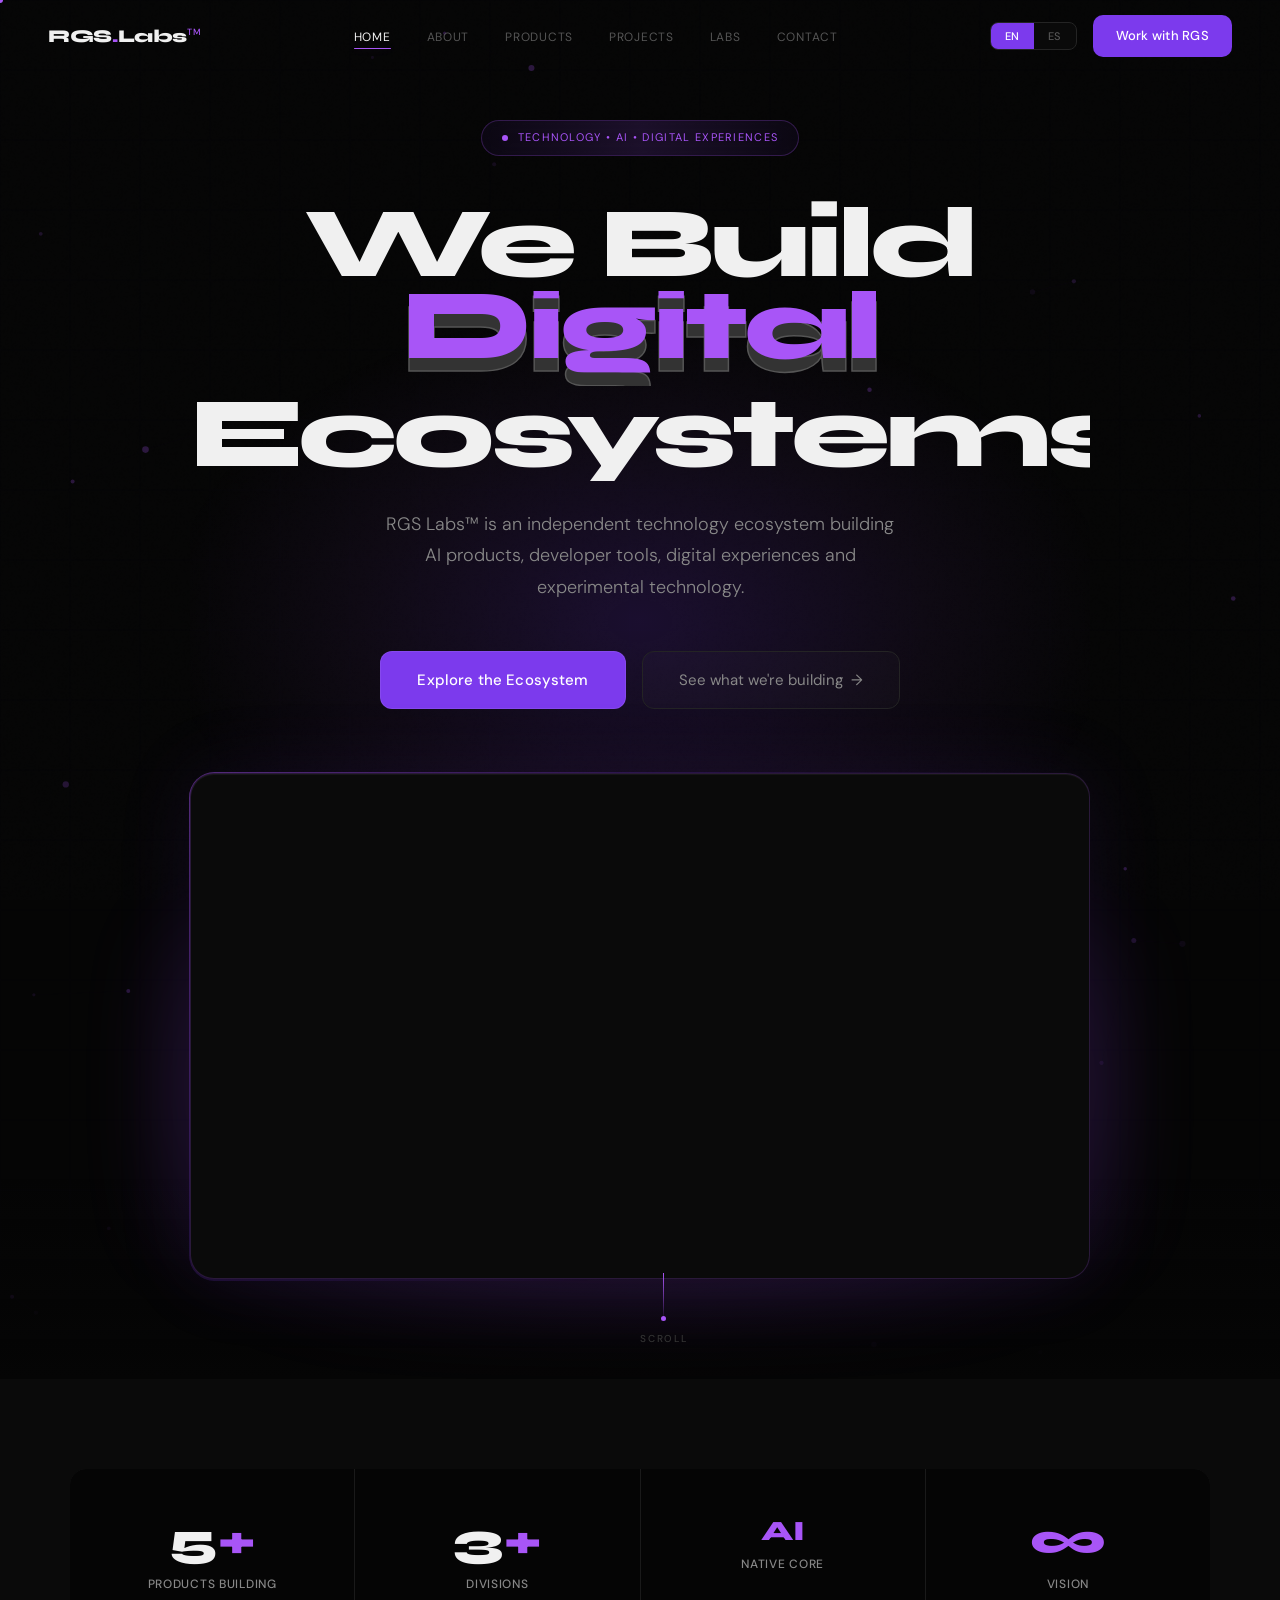
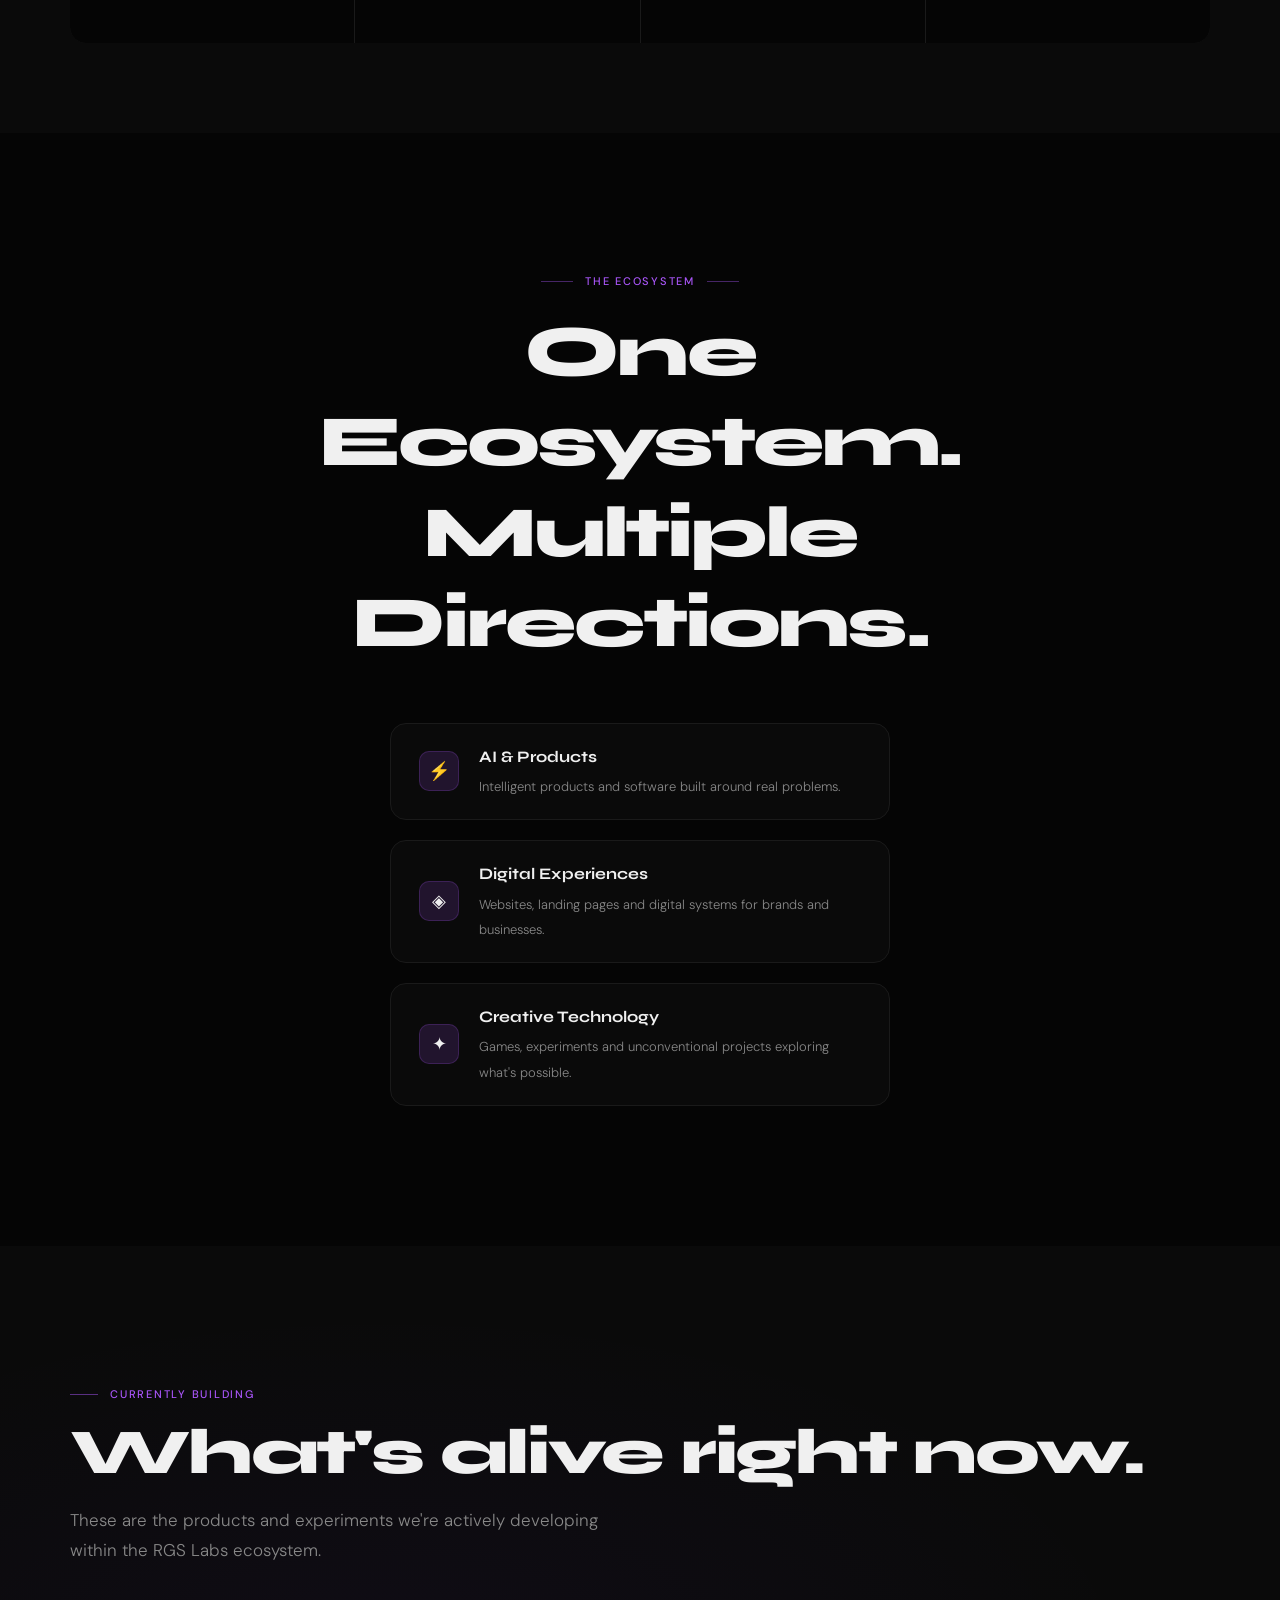
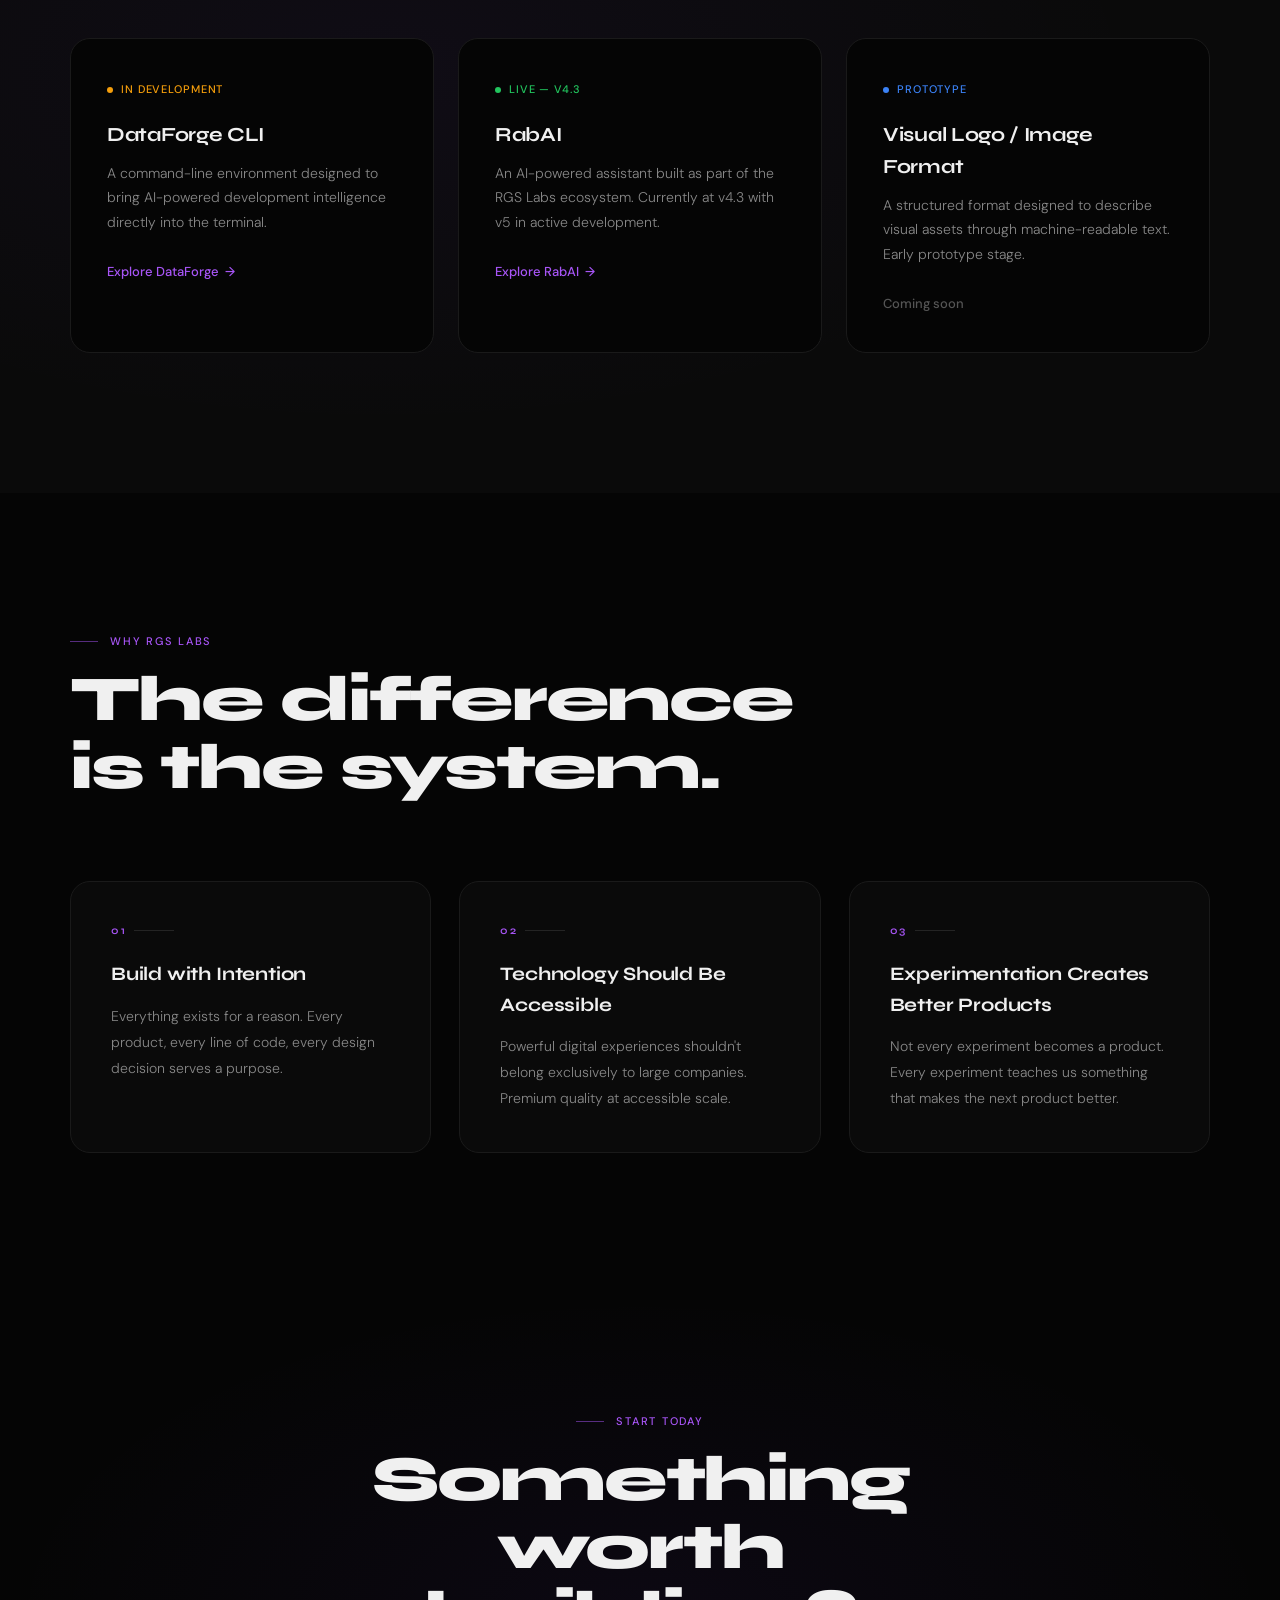
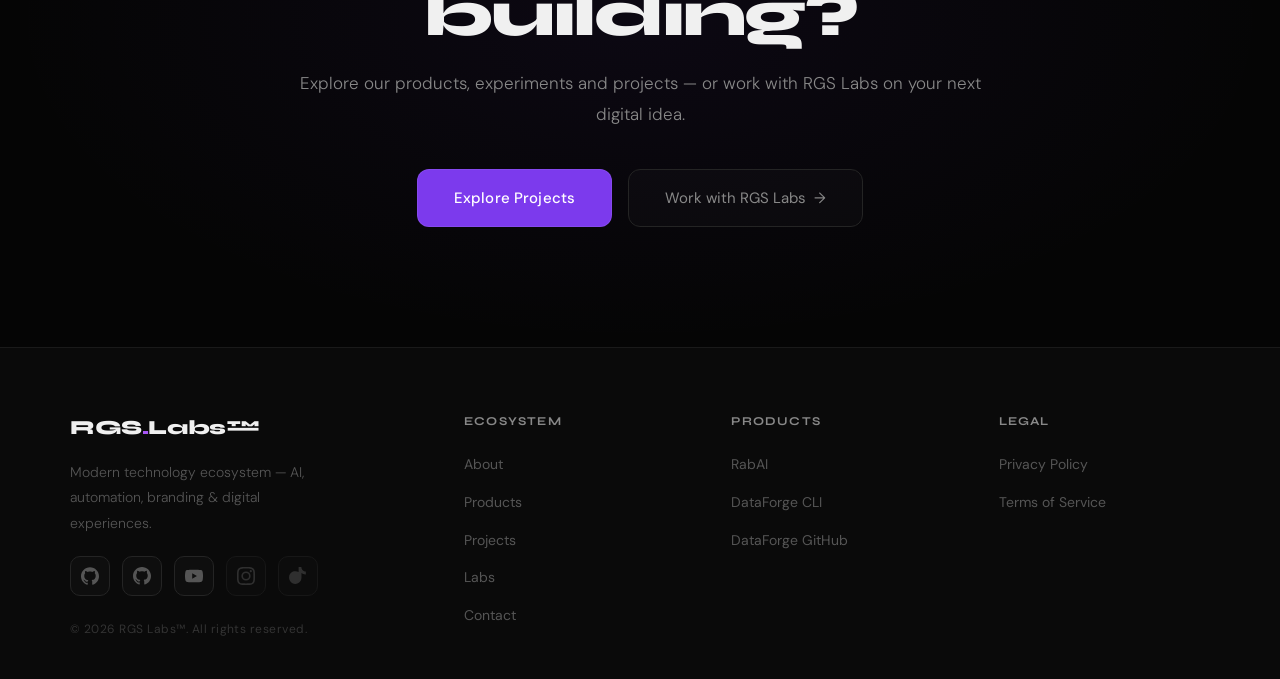
<file: index.html>
<!DOCTYPE html>
<html lang="en">
<head>
<meta charset="UTF-8"/>
<meta name="viewport" content="width=device-width,initial-scale=1.0"/>
<title>RGS Labs™ — Technology Ecosystem</title>
<meta name="description" content="RGS Labs™ is an independent technology ecosystem building AI products, developer tools, digital experiences and experimental technology."/>
<meta property="og:title" content="RGS Labs™ — Technology Ecosystem"/>
<meta property="og:description" content="We build technology that moves ideas forward. AI products, developer tools, digital experiences and experimental systems."/>
<meta property="og:type" content="website"/>
<meta property="og:url" content="https://rgslabs.github.io/RGS-Labs/"/>
<meta name="twitter:card" content="summary_large_image"/>
<link rel="canonical" href="https://rgslabs.github.io/RGS-Labs/"/>
<link href="https://fonts.googleapis.com/css2?family=Syne:wght@400;500;600;700;800&family=DM+Sans:opsz,wght@9..40,300;9..40,400;9..40,500&display=swap" rel="stylesheet"/>
<link rel="stylesheet" href="styles.css"/>
<style>
/* ── HOME SPECIFIC ── */
#hero{position:relative}
#hero::after{content:'';position:absolute;bottom:0;left:0;right:0;height:200px;background:linear-gradient(to bottom,transparent,var(--bg));z-index:2;pointer-events:none}

/* Pinned Ecosystem Section */
#ecosystem-pinned{min-height:100vh;display:flex;align-items:center;justify-content:center;position:relative;overflow:hidden;background:var(--bg)}
.eco-pinned-inner{text-align:center;max-width:900px;padding:0 48px;position:relative;z-index:2}
.eco-pinned-label{font-size:11px;letter-spacing:.16em;text-transform:uppercase;color:var(--purple);font-weight:500;margin-bottom:24px;display:flex;align-items:center;justify-content:center;gap:12px}
.eco-pinned-label::before,.eco-pinned-label::after{content:'';width:32px;height:1px;background:var(--purple);opacity:.4}
.eco-pinned-title{font-family:var(--font-h);font-size:clamp(36px,6vw,72px);font-weight:800;line-height:1.05;letter-spacing:-.04em;margin-bottom:48px}
.eco-pinned-title .word{display:inline-block;overflow:hidden}
.eco-pinned-title .word-inner{display:inline-block;transform:translateY(100%);opacity:0;transition:all .8s var(--ease-out)}
.eco-pinned-title.visible .word-inner{transform:translateY(0);opacity:1}
.eco-pinned-title.visible .word:nth-child(1) .word-inner{transition-delay:.1s}
.eco-pinned-title.visible .word:nth-child(2) .word-inner{transition-delay:.2s}
.eco-pinned-title.visible .word:nth-child(3) .word-inner{transition-delay:.3s}
.eco-pinned-title.visible .word:nth-child(4) .word-inner{transition-delay:.4s}
.eco-directions{display:flex;flex-direction:column;gap:20px;max-width:500px;margin:0 auto}
.eco-dir-item{display:flex;align-items:center;gap:20px;padding:20px 28px;border:1px solid var(--border);border-radius:16px;background:var(--bg2);transition:all .4s var(--ease-out);opacity:0;transform:translateX(-30px)}
.eco-dir-item.visible{opacity:1;transform:translateX(0)}
.eco-dir-item:nth-child(1).visible{transition-delay:.3s}
.eco-dir-item:nth-child(2).visible{transition-delay:.45s}
.eco-dir-item:nth-child(3).visible{transition-delay:.6s}
.eco-dir-item:hover{border-color:var(--border3);background:var(--bg3);transform:translateX(8px)}
.eco-dir-icon{width:40px;height:40px;border-radius:10px;background:var(--purple-glow);border:1px solid rgba(168,85,247,.2);display:flex;align-items:center;justify-content:center;font-size:18px;flex-shrink:0;transition:all .3s}
.eco-dir-item:hover .eco-dir-icon{background:rgba(124,58,237,.2);border-color:rgba(168,85,247,.4);transform:scale(1.1)}
.eco-dir-text{text-align:left}
.eco-dir-text strong{font-family:var(--font-h);font-size:16px;font-weight:700;color:var(--text);display:block;margin-bottom:4px}
.eco-dir-text span{font-size:13px;color:var(--text2);font-weight:300}

/* Currently Building */
#building{background:var(--bg2);position:relative}
#building::before{content:'';position:absolute;inset:0;background:radial-gradient(ellipse at 30% 50%,rgba(124,58,237,.05),transparent 60%);pointer-events:none}
.build-grid{display:grid;grid-template-columns:repeat(3,1fr);gap:24px;margin-top:72px}
.build-card{background:var(--bg);border:1px solid var(--border);border-radius:20px;padding:36px;transition:all .5s var(--ease-out);position:relative;overflow:hidden;cursor:none}
.build-card::before{content:'';position:absolute;top:0;left:0;right:0;height:2px;background:linear-gradient(90deg,transparent,var(--purple),transparent);opacity:0;transition:opacity .5s}
.build-card::after{content:'';position:absolute;inset:0;background:radial-gradient(400px circle at var(--spotlight-x,50%) var(--spotlight-y,50%),rgba(168,85,247,.06),transparent 50%);opacity:0;transition:opacity .4s;pointer-events:none}
.build-card:hover{border-color:var(--border2);background:var(--bg3);transform:translateY(-6px);box-shadow:0 24px 64px rgba(0,0,0,.4)}
.build-card:hover::before{opacity:1}
.build-card:hover::after{opacity:1}
.build-status{display:inline-flex;align-items:center;gap:8px;font-size:11px;letter-spacing:.08em;text-transform:uppercase;margin-bottom:20px;font-weight:500}
.build-status .dot{width:6px;height:6px;border-radius:50%;position:relative}
.build-status .dot.pulse{animation:statusPulse 2s ease-in-out infinite}
@keyframes statusPulse{0%,100%{box-shadow:0 0 0 0 currentColor}50%{box-shadow:0 0 0 5px transparent}}
.build-status.live{color:#22c55e}
.build-status.live .dot{background:#22c55e;color:#22c55e}
.build-status.dev{color:#f59e0b}
.build-status.dev .dot{background:#f59e0b;color:#f59e0b}
.build-status.proto{color:#3b82f6}
.build-status.proto .dot{background:#3b82f6;color:#3b82f6}
.build-status.concept{color:var(--text3)}
.build-status.concept .dot{background:var(--text3);color:var(--text3)}
.build-card-title{font-family:var(--font-h);font-size:20px;font-weight:700;color:var(--text);margin-bottom:10px;letter-spacing:-.015em}
.build-card-desc{font-size:14px;color:var(--text2);line-height:1.75;margin-bottom:24px;font-weight:300}
.build-card-link{font-size:13px;color:var(--purple);text-decoration:none;display:inline-flex;align-items:center;gap:6px;transition:all .3s var(--ease-out);font-weight:500;position:relative}
.build-card-link::after{content:'';position:absolute;bottom:-2px;left:0;width:0;height:1px;background:var(--purple);transition:width .3s var(--ease-out)}
.build-card-link:hover::after{width:100%}
.build-card-link .arrow{transition:transform .3s var(--ease-out)}
.build-card-link:hover .arrow{transform:translateX(4px)}

@media(max-width:900px){
  .build-grid{grid-template-columns:1fr}
  .eco-directions{max-width:100%}
}
</style>
</head>
<body>
<div class="cursor-dot" id="cursorDot"></div>
<div class="page-transition" id="pageTransition"><div class="page-transition-logo">RGS<span>.</span>Labs™</div></div>

<div class="modal-overlay" id="modalOverlay" onclick="closeModal(event)">
  <div class="modal-box"><div class="modal-header"><div class="modal-title" id="modalTitle"></div><button class="modal-close" onclick="closeAllModals()">✕</button></div><div id="modalContent"></div></div>
</div>

<nav id="mainNav">
  <a href="index.html" class="nav-logo">
    <div class="nav-logo-text">RGS<span>.</span>Labs<sup class="nav-logo-sup">TM</sup></div>
  </a>
  <ul class="nav-links">
    <li><a href="index.html" class="active" data-en="Home" data-es="Inicio">Home</a></li>
    <li><a href="about.html" data-en="About" data-es="About">About</a></li>
    <li><a href="products.html" data-en="Products" data-es="Products">Products</a></li>
    <li><a href="projects.html" data-en="Projects" data-es="Projects">Projects</a></li>
    <li><a href="labs.html" data-en="Labs" data-es="Labs">Labs</a></li>
    <li><a href="contact.html" data-en="Contact" data-es="Contact">Contact</a></li>
  </ul>
  <div class="nav-right">
    <div class="lang-toggle">
      <button class="lang-btn active" id="btnEN" onclick="setLang('en')">EN</button>
      <button class="lang-btn" id="btnES" onclick="setLang('es')">ES</button>
    </div>
    <a href="https://rgslabs.github.io/RGS-Labs-Landing-Page/" class="nav-cta" target="_blank" rel="noopener" data-en="Work with RGS" data-es="Work with RGS">Work with RGS</a>
  </div>
</nav>

<!-- ════════════════════════════════════════
     HERO — CINEMATOGRAPHIC ENTRANCE
     ════════════════════════════════════════ -->
<section id="hero">
  <canvas id="heroCanvas"></canvas>
  <div class="hero-ambient"></div>
  <div class="hero-content">
    <div class="hero-badge"><span class="hero-badge-dot"></span><span data-en="Technology • AI • Digital Experiences" data-es="Tecnología • IA • Experiencias Digitales">Technology • AI • Digital Experiences</span></div>
    <h1 class="hero-title">
      <span class="line"><span class="line-inner" data-en="We Build" data-es="Construimos">We Build</span></span>
      <span class="line"><span class="line-inner"><em data-text="Digital" data-en="Digital" data-es="Ecosistemas">Digital</em></span></span>
      <span class="line"><span class="line-inner" data-en="Ecosystems." data-es="Digitales.">Ecosystems.</span></span>
    </h1>
    <p class="hero-sub" data-en="RGS Labs™ is an independent technology ecosystem building AI products, developer tools, digital experiences and experimental technology." data-es="RGS Labs™ es un ecosistema tecnológico independiente que construye productos de IA, herramientas para desarrolladores, experiencias digitales y tecnología experimental.">RGS Labs™ is an independent technology ecosystem building AI products, developer tools, digital experiences and experimental technology.</p>
    <div class="hero-actions">
      <a href="products.html" class="btn-primary" data-en="Explore the Ecosystem" data-es="Explorar el Ecosistema">Explore the Ecosystem</a>
      <a href="projects.html" class="btn-ghost" data-en="See what we're building →" data-es="Ver lo que construimos →">See what we're building <span class="btn-arrow">→</span></a>
    </div>
  </div>
  <div id="heroVisual">
    <div class="video-rect-wrap">
      <div class="video-rect-glow"></div>
      <div class="video-rect-border"></div>
      <div class="video-rect-inner">
        <iframe src="https://www.youtube.com/embed/gI4Nw-c6kk4?autoplay=1&mute=1&loop=1&playlist=gI4Nw-c6kk4&controls=0&showinfo=0&rel=0&modestbranding=1&playsinline=1" allow="autoplay; encrypted-media" allowfullscreen loading="lazy"></iframe>
      </div>
    </div>
  </div>
  <div class="hero-scroll"><div class="scroll-line"></div><span class="scroll-text">Scroll</span></div>
</section>

<!-- ════════════════════════════════════════
     STATS STRIP
     ════════════════════════════════════════ -->
<section id="stats">
  <div class="stats-strip">
    <div class="stat-box reveal stagger-1 spotlight-card"><div class="stat-num">5<span>+</span></div><div class="stat-label" data-en="Products Building" data-es="Productos en Desarrollo">Products Building</div></div>
    <div class="stat-box reveal stagger-2 spotlight-card"><div class="stat-num">3<span>+</span></div><div class="stat-label" data-en="Divisions" data-es="Divisiones">Divisions</div></div>
    <div class="stat-box reveal stagger-3 spotlight-card"><div class="stat-num stat-accent" style="font-size:28px">AI</div><div class="stat-label" data-en="Native Core" data-es="Núcleo Nativo">Native Core</div></div>
    <div class="stat-box reveal stagger-4 spotlight-card"><div class="stat-num stat-accent">∞</div><div class="stat-label" data-en="Vision" data-es="Visión">Vision</div></div>
  </div>
</section>

<!-- ════════════════════════════════════════
     PINNED ECOSYSTEM — ONE ECOSYSTEM, MULTIPLE DIRECTIONS
     ════════════════════════════════════════ -->
<section id="ecosystem-pinned">
  <div class="eco-pinned-inner">
    <div class="eco-pinned-label" data-en="The Ecosystem" data-es="El Ecosistema">The Ecosystem</div>
    <h2 class="eco-pinned-title reveal" id="ecoPinnedTitle">
      <span class="word"><span class="word-inner">One</span></span>
      <span class="word"><span class="word-inner">Ecosystem.</span></span>
      <span class="word"><span class="word-inner">Multiple</span></span>
      <span class="word"><span class="word-inner">Directions.</span></span>
    </h2>
    <div class="eco-directions">
      <div class="eco-dir-item reveal stagger-1">
        <div class="eco-dir-icon">⚡</div>
        <div class="eco-dir-text">
          <strong data-en="AI & Products" data-es="IA y Productos">AI & Products</strong>
          <span data-en="Intelligent products and software built around real problems." data-es="Productos inteligentes y software construido alrededor de problemas reales.">Intelligent products and software built around real problems.</span>
        </div>
      </div>
      <div class="eco-dir-item reveal stagger-2">
        <div class="eco-dir-icon">◈</div>
        <div class="eco-dir-text">
          <strong data-en="Digital Experiences" data-es="Experiencias Digitales">Digital Experiences</strong>
          <span data-en="Websites, landing pages and digital systems for brands and businesses." data-es="Sitios web, landing pages y sistemas digitales para marcas y negocios.">Websites, landing pages and digital systems for brands and businesses.</span>
        </div>
      </div>
      <div class="eco-dir-item reveal stagger-3">
        <div class="eco-dir-icon">✦</div>
        <div class="eco-dir-text">
          <strong data-en="Creative Technology" data-es="Tecnología Creativa">Creative Technology</strong>
          <span data-en="Games, experiments and unconventional projects exploring what's possible." data-es="Juegos, experimentos y proyectos poco convencionales explorando lo posible.">Games, experiments and unconventional projects exploring what's possible.</span>
        </div>
      </div>
    </div>
  </div>
</section>

<!-- ════════════════════════════════════════
     CURRENTLY BUILDING
     ════════════════════════════════════════ -->
<section id="building">
  <div class="container">
    <div class="sec-label reveal" data-en="Currently Building" data-es="En Construcción">Currently Building</div>
    <h2 class="sec-title reveal" data-en="What's alive right now." data-es="Lo que está vivo ahora.">What's alive right now.</h2>
    <p class="sec-sub reveal" data-en="These are the products and experiments we're actively developing within the RGS Labs ecosystem." data-es="Estos son los productos y experimentos que estamos desarrollando activamente dentro del ecosistema RGS Labs.">These are the products and experiments we're actively developing within the RGS Labs ecosystem.</p>
    <div class="build-grid">
      <div class="build-card reveal stagger-1 spotlight-card">
        <div class="build-status dev"><span class="dot pulse"></span><span data-en="IN DEVELOPMENT" data-es="EN DESARROLLO">IN DEVELOPMENT</span></div>
        <div class="build-card-title">DataForge CLI</div>
        <div class="build-card-desc" data-en="A command-line environment designed to bring AI-powered development intelligence directly into the terminal." data-es="Un entorno de línea de comandos diseñado para llevar inteligencia de desarrollo impulsada por IA directamente a la terminal.">A command-line environment designed to bring AI-powered development intelligence directly into the terminal.</div>
        <a href="https://rabbitgamesdev.github.io/DataForge-CLI_Website/" target="_blank" rel="noopener" class="build-card-link" data-en="Explore DataForge →" data-es="Explorar DataForge →">Explore DataForge <span class="arrow">→</span></a>
      </div>
      <div class="build-card reveal stagger-2 spotlight-card">
        <div class="build-status live"><span class="dot pulse"></span><span data-en="LIVE — v4.3" data-es="EN VIVO — v4.3">LIVE — v4.3</span></div>
        <div class="build-card-title">RabAI</div>
        <div class="build-card-desc" data-en="An AI-powered assistant built as part of the RGS Labs ecosystem. Currently at v4.3 with v5 in active development." data-es="Un asistente impulsado por IA construido como parte del ecosistema RGS Labs. Actualmente en v4.3 con v5 en desarrollo activo.">An AI-powered assistant built as part of the RGS Labs ecosystem. Currently at v4.3 with v5 in active development.</div>
        <a href="https://rab-ai-repository.vercel.app/" target="_blank" rel="noopener" class="build-card-link" data-en="Explore RabAI →" data-es="Explorar RabAI →">Explore RabAI <span class="arrow">→</span></a>
      </div>
      <div class="build-card reveal stagger-3 spotlight-card">
        <div class="build-status proto"><span class="dot"></span><span data-en="PROTOTYPE" data-es="PROTOTIPO">PROTOTYPE</span></div>
        <div class="build-card-title">Visual Logo / Image Format</div>
        <div class="build-card-desc" data-en="A structured format designed to describe visual assets through machine-readable text. Early prototype stage." data-es="Un formato estructurado diseñado para describir activos visuales a través de texto legible por máquinas. Etapa temprana de prototipo.">A structured format designed to describe visual assets through machine-readable text. Early prototype stage.</div>
        <span class="build-card-link" style="color:var(--text3);cursor:default" data-en="Coming soon" data-es="Próximamente">Coming soon</span>
      </div>
    </div>
  </div>
</section>

<!-- ════════════════════════════════════════
     WHY RGS LABS
     ════════════════════════════════════════ -->
<section id="why">
  <div class="container">
    <div class="sec-label reveal" data-en="Why RGS Labs" data-es="Por qué RGS Labs">Why RGS Labs</div>
    <h2 class="sec-title reveal" data-en="The difference<br>is the system." data-es="La diferencia<br>es el sistema.">The difference<br>is the system.</h2>
    <div class="why-grid">
      <div class="why-item reveal stagger-1 spotlight-card">
        <div class="why-num">01</div>
        <div class="why-title" data-en="Build with Intention" data-es="Construir con Intención">Build with Intention</div>
        <div class="why-desc" data-en="Everything exists for a reason. Every product, every line of code, every design decision serves a purpose." data-es="Todo existe por una razón. Cada producto, cada línea de código, cada decisión de diseño sirve a un propósito.">Everything exists for a reason. Every product, every line of code, every design decision serves a purpose.</div>
      </div>
      <div class="why-item reveal stagger-2 spotlight-card">
        <div class="why-num">02</div>
        <div class="why-title" data-en="Technology Should Be Accessible" data-es="La Tecnología Debe Ser Accesible">Technology Should Be Accessible</div>
        <div class="why-desc" data-en="Powerful digital experiences shouldn't belong exclusively to large companies. Premium quality at accessible scale." data-es="Las experiencias digitales poderosas no deberían pertenecer exclusivamente a grandes empresas. Calidad premium a escala accesible.">Powerful digital experiences shouldn't belong exclusively to large companies. Premium quality at accessible scale.</div>
      </div>
      <div class="why-item reveal stagger-3 spotlight-card">
        <div class="why-num">03</div>
        <div class="why-title" data-en="Experimentation Creates Better Products" data-es="La Experimentación Crea Mejores Productos">Experimentation Creates Better Products</div>
        <div class="why-desc" data-en="Not every experiment becomes a product. Every experiment teaches us something that makes the next product better." data-es="No todo experimento se convierte en producto. Cada experimento nos enseña algo que hace el siguiente producto mejor.">Not every experiment becomes a product. Every experiment teaches us something that makes the next product better.</div>
      </div>
    </div>
  </div>
</section>

<!-- ════════════════════════════════════════
     CTA STRIP
     ════════════════════════════════════════ -->
<section id="cta-strip">
  <div class="cta-strip-inner">
    <div class="sec-label reveal" style="justify-content:center" data-en="Start Today" data-es="Empieza Hoy">Start Today</div>
    <h2 class="sec-title reveal" data-en="Something worth<br>building?" data-es="¿Algo que valga<br>la pena construir?">Something worth<br>building?</h2>
    <p class="reveal" data-en="Explore our products, experiments and projects — or work with RGS Labs on your next digital idea." data-es="Explora nuestros productos, experimentos y proyectos — o trabaja con RGS Labs en tu próxima idea digital.">Explore our products, experiments and projects — or work with RGS Labs on your next digital idea.</p>
    <div class="hero-actions reveal">
      <a href="projects.html" class="btn-primary" data-en="Explore Projects" data-es="Explorar Proyectos">Explore Projects</a>
      <a href="https://rgslabs.github.io/RGS-Labs-Landing-Page/" target="_blank" rel="noopener" class="btn-ghost" data-en="Work with RGS Labs →" data-es="Trabajar con RGS Labs →">Work with RGS Labs <span class="btn-arrow">→</span></a>
    </div>
  </div>
</section>

<!-- ════════════════════════════════════════
     FOOTER
     ════════════════════════════════════════ -->
<footer>
  <div class="footer-inner">
    <div class="footer-brand">
      <div class="footer-logo-text">RGS<span>.</span>Labs™</div>
      <div class="footer-tagline" data-en="Modern technology ecosystem — AI, automation, branding & digital experiences." data-es="Ecosistema tecnológico moderno — IA, automatización, branding y experiencias digitales.">Modern technology ecosystem — AI, automation, branding & digital experiences.</div>
      <div class="footer-socials">
        <a href="https://github.com/RabbitGamesDev" target="_blank" rel="noopener" class="social-link" title="GitHub"><svg viewBox="0 0 24 24"><path d="M12 .297c-6.63 0-12 5.373-12 12 0 5.303 3.438 9.8 8.205 11.385.6.113.82-.258.82-.577 0-.285-.01-1.04-.015-2.04-3.338.724-4.042-1.61-4.042-1.61C4.422 18.07 3.633 17.7 3.633 17.7c-1.087-.744.084-.729.084-.729 1.205.084 1.838 1.236 1.838 1.236 1.07 1.835 2.809 1.305 3.495.998.108-.776.417-1.305.76-1.605-2.665-.3-5.466-1.332-5.466-5.93 0-1.31.465-2.38 1.235-3.22-.135-.303-.54-1.523.105-3.176 0 0 1.005-.322 3.3 1.23.96-.267 1.98-.399 3-.405 1.02.006 2.04.138 3 .405 2.28-1.552 3.285-1.23 3.285-1.23.645 1.653.24 2.873.12 3.176.765.84 1.23 1.91 1.23 3.22 0 4.61-2.805 5.625-5.475 5.92.42.36.81 1.096.81 2.22 0 1.606-.015 2.896-.015 3.286 0 .315.21.69.825.57C20.565 22.092 24 17.592 24 12.297c0-6.627-5.373-12-12-12"/></svg></a>
        <a href="https://github.com/RGSLabs" target="_blank" rel="noopener" class="social-link" title="GitHub Clients"><svg viewBox="0 0 24 24"><path d="M12 0c-6.626 0-12 5.373-12 12 0 5.302 3.438 9.8 8.207 11.387.599.111.793-.261.793-.577v-2.234c-3.338.726-4.033-1.416-4.033-1.416-.546-1.387-1.333-1.756-1.333-1.756-1.089-.745.083-.729.083-.729 1.205.084 1.839 1.237 1.839 1.237 1.07 1.834 2.807 1.304 3.492.997.107-.775.418-1.305.762-1.604-2.665-.305-5.467-1.334-5.467-5.931 0-1.311.469-2.381 1.236-3.221-.124-.303-.535-1.524.117-3.176 0 0 1.008-.322 3.301 1.23.957-.276 1.983-.413 3.005-.413s2.048.137 3.006.413c2.29-1.552 3.297-1.23 3.297-1.23.653 1.653.242 2.874.118 3.176.77.84 1.235 1.911 1.235 3.221 0 4.609-2.807 5.624-5.479 5.921.43.372.823 1.102.823 2.222v3.293c0 .319.192.694.801.576 4.765-1.589 8.199-6.086 8.199-11.386 0-6.627-5.373-12-12-12z"/></svg></a>
        <a href="https://www.youtube.com/@RGS_Labs" target="_blank" rel="noopener" class="social-link" title="YouTube"><svg viewBox="0 0 24 24"><path d="M23.495 6.205a3.007 3.007 0 0 0-2.088-2.088c-1.87-.501-9.396-.501-9.396-.501s-7.507-.01-9.396.501A3.007 3.007 0 0 0 .527 6.205a31.247 31.247 0 0 0-.522 5.805 31.247 31.247 0 0 0 .522 5.783 3.007 3.007 0 0 0 2.088 2.088c1.868.502 9.396.502 9.396.502s7.506 0 9.396-.502a3.007 3.007 0 0 0 2.088-2.088 31.247 31.247 0 0 0 .5-5.783 31.247 31.247 0 0 0-.5-5.805zM9.609 15.601V8.408l6.264 3.602z"/></svg></a>
        <a href="#" class="social-link" title="Instagram (coming soon)" style="opacity:.5"><svg viewBox="0 0 24 24"><path d="M12 2.163c3.204 0 3.584.012 4.85.07 3.252.148 4.771 1.691 4.919 4.919.058 1.265.069 1.645.069 4.849 0 3.205-.012 3.584-.069 4.849-.149 3.225-1.664 4.771-4.919 4.919-1.266.058-1.644.07-4.85.07-3.204 0-3.584-.012-4.849-.07-3.26-.149-4.771-1.699-4.919-4.92-.058-1.265-.07-1.644-.07-4.849 0-3.204.013-3.583.07-4.849.149-3.227 1.664-4.771 4.919-4.919 1.266-.057 1.645-.069 4.849-.069zM12 0C8.741 0 8.333.014 7.053.072 2.695.272.273 2.69.073 7.052.014 8.333 0 8.741 0 12c0 3.259.014 3.668.072 4.948.2 4.358 2.618 6.78 6.98 6.98C8.333 23.986 8.741 24 12 24c3.259 0 3.668-.014 4.948-.072 4.354-.2 6.782-2.618 6.979-6.98.059-1.28.073-1.689.073-4.948 0-3.259-.014-3.667-.072-4.947-.196-4.354-2.617-6.78-6.979-6.98C15.668.014 15.259 0 12 0zm0 5.838a6.162 6.162 0 1 0 0 12.324 6.162 6.162 0 0 0 0-12.324zM12 16a4 4 0 1 1 0-8 4 4 0 0 1 0 8zm6.406-11.845a1.44 1.44 0 1 0 0 2.881 1.44 1.44 0 0 0 0-2.881z"/></svg></a>
        <a href="#" class="social-link" title="TikTok (coming soon)" style="opacity:.5"><svg viewBox="0 0 24 24"><path d="M12.525.02c1.31-.02 2.61-.01 3.91-.02.08 1.53.63 3.09 1.75 4.17 1.12 1.11 2.7 1.62 4.24 1.79v4.03c-1.44-.05-2.89-.35-4.2-.97-.57-.26-1.1-.59-1.62-.93v6.16c0 2.52-1.14 4.88-3.08 6.45-2.53 2.06-6.04 2.36-8.92.88-2.89-1.48-4.67-4.6-4.53-7.93.13-3.34 2.16-6.28 5.25-7.5 2.43-.95 5.23-.76 7.5.52V.02h.01z"/></svg></a>
      </div>
      <div class="footer-copy">© 2026 RGS Labs™. All rights reserved.</div>
    </div>
    <div class="footer-col">
      <h4 data-en="Ecosystem" data-es="Ecosistema">Ecosystem</h4>
      <ul>
        <li><a href="about.html" data-en="About" data-es="About">About</a></li>
        <li><a href="products.html" data-en="Products" data-es="Products">Products</a></li>
        <li><a href="projects.html" data-en="Projects" data-es="Projects">Projects</a></li>
        <li><a href="labs.html" data-en="Labs" data-es="Labs">Labs</a></li>
        <li><a href="contact.html" data-en="Contact" data-es="Contact">Contact</a></li>
      </ul>
    </div>
    <div class="footer-col">
      <h4 data-en="Products" data-es="Productos">Products</h4>
      <ul>
        <li><a href="https://rab-ai-repository.vercel.app/" target="_blank" rel="noopener">RabAI</a></li>
        <li><a href="https://rabbitgamesdev.github.io/DataForge-CLI_Website/" target="_blank" rel="noopener">DataForge CLI</a></li>
        <li><a href="https://github.com/RabbitGamesDev/DataForge-CLI" target="_blank" rel="noopener">DataForge GitHub</a></li>
      </ul>
    </div>
    <div class="footer-col">
      <h4 data-en="Legal" data-es="Legal">Legal</h4>
      <ul>
        <li><a onclick="openModal('privacy')" data-en="Privacy Policy" data-es="Privacy Policy">Privacy Policy</a></li>
        <li><a onclick="openModal('terms')" data-en="Terms of Service" data-es="Terms of Service">Terms of Service</a></li>
      </ul>
    </div>
  </div>
</footer>

<script src="scripts.js"></script>
<script>
// Home-specific: Pinned ecosystem title reveal
(function(){
  const title = document.getElementById('ecoPinnedTitle');
  if(!title) return;
  const obs = new IntersectionObserver(entries => {
    entries.forEach(e => { if(e.isIntersecting){ title.classList.add('visible'); obs.unobserve(title); } });
  }, { threshold: .3 });
  obs.observe(title);
})();
</script>
</body>
</html>
</file>
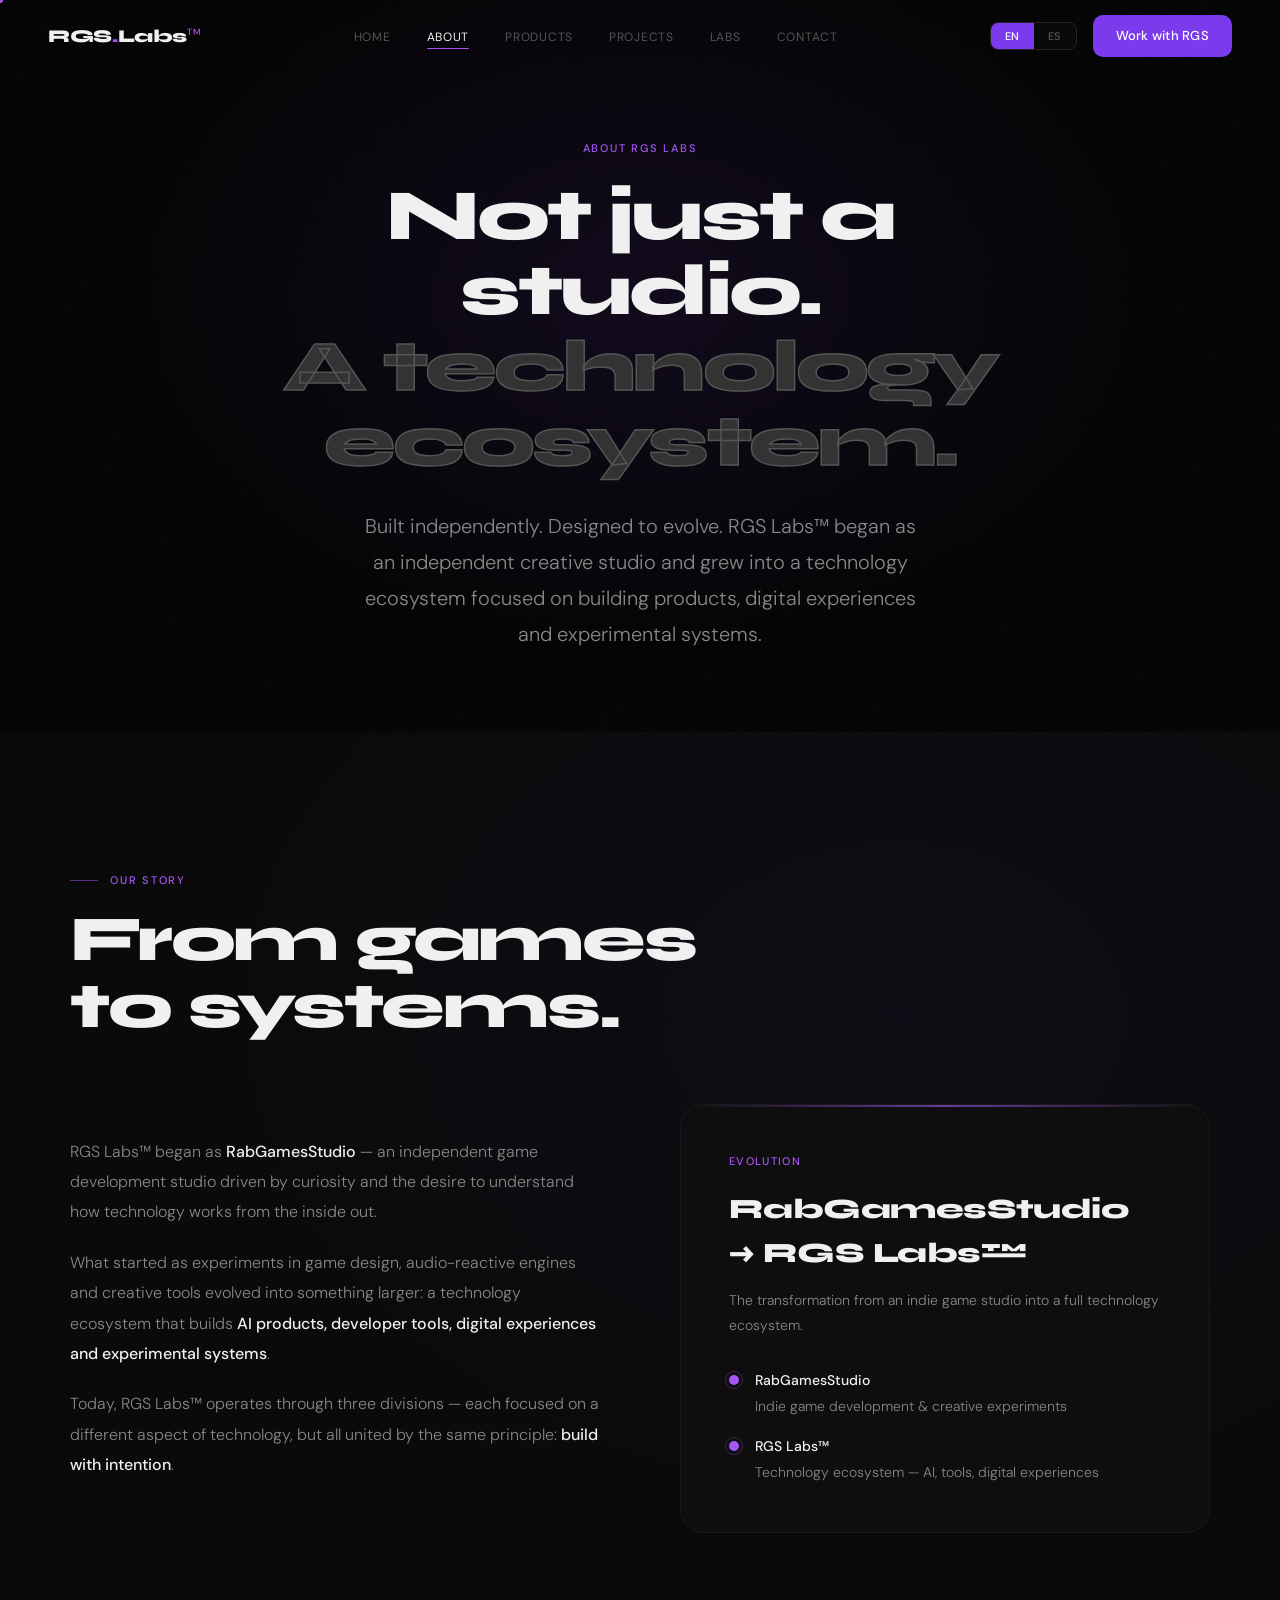
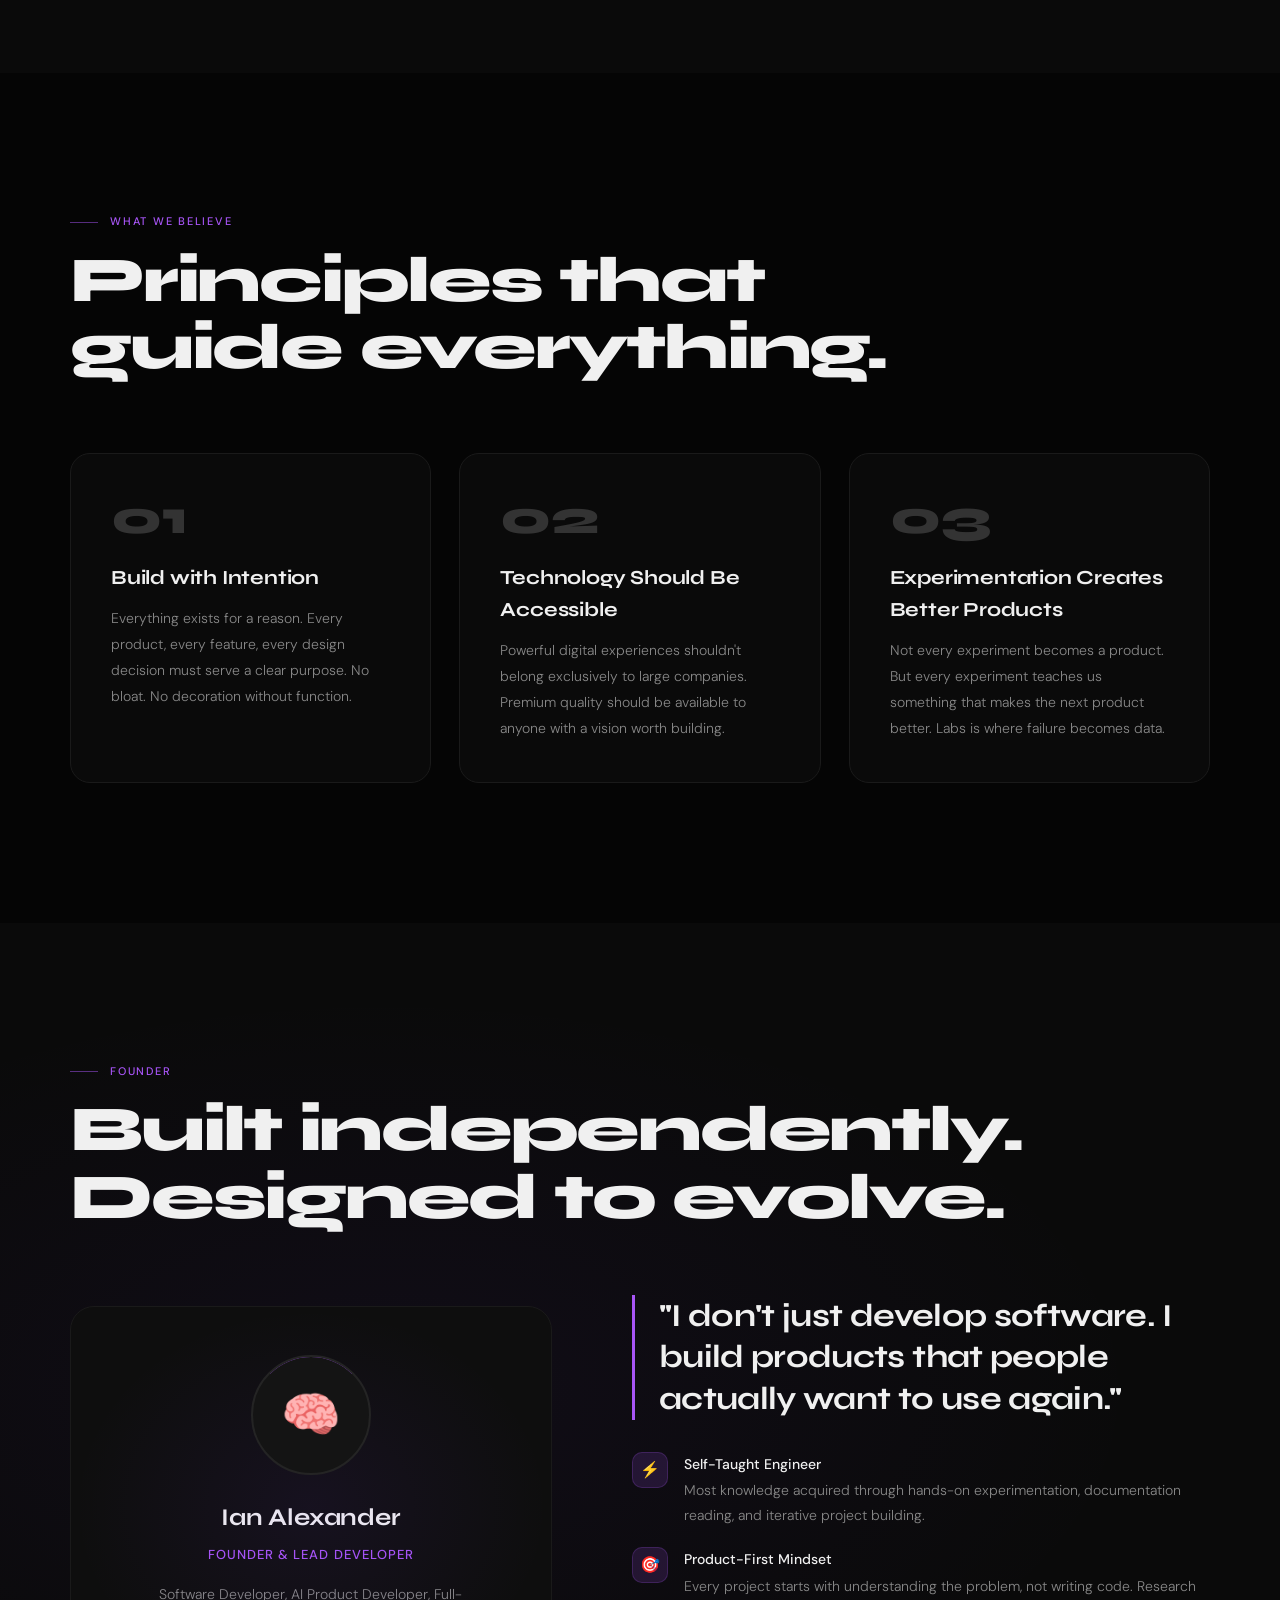
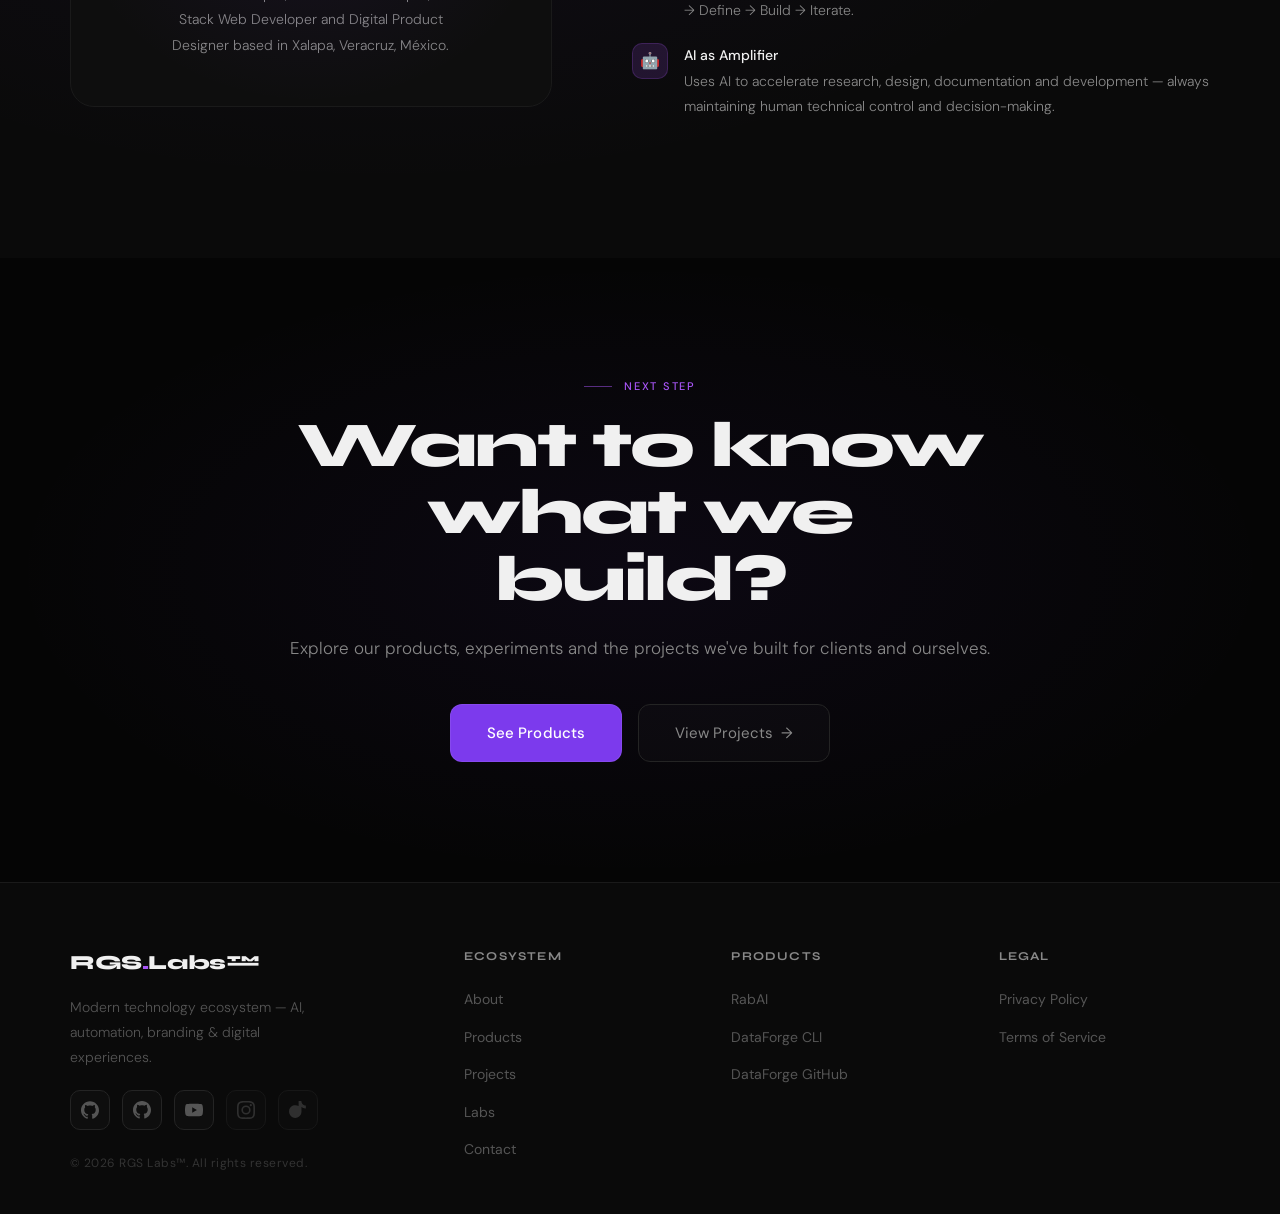
<file: about.html>
<!DOCTYPE html>
<html lang="en">
<head>
<meta charset="UTF-8"/>
<meta name="viewport" content="width=device-width,initial-scale=1.0"/>
<title>About — RGS Labs™</title>
<meta name="description" content="RGS Labs™ is not just a studio. It's a technology ecosystem built independently, designed to evolve."/>
<meta property="og:title" content="About — RGS Labs™"/>
<meta property="og:description" content="From RabGamesStudio to RGS Labs — the evolution of an independent technology ecosystem."/>
<link rel="canonical" href="https://rgslabs.github.io/RGS-Labs/about.html"/>
<link href="https://fonts.googleapis.com/css2?family=Syne:wght@400;500;600;700;800&family=DM+Sans:opsz,wght@9..40,300;9..40,400;9..40,500&display=swap" rel="stylesheet"/>
<link rel="stylesheet" href="styles.css"/>
<style>
/* ── ABOUT SPECIFIC ── */
.about-hero{min-height:70vh;display:flex;align-items:center;justify-content:center;text-align:center;padding:140px 48px 80px;position:relative;overflow:hidden}
.about-hero::before{content:'';position:absolute;inset:0;background:radial-gradient(ellipse at 50% 40%,rgba(124,58,237,.1),transparent 60%);pointer-events:none}
.about-hero-content{position:relative;z-index:2;max-width:800px}
.about-hero-label{font-size:11px;letter-spacing:.16em;text-transform:uppercase;color:var(--purple);font-weight:500;margin-bottom:20px}
.about-hero-title{font-family:var(--font-h);font-size:clamp(36px,6vw,72px);font-weight:800;line-height:1.05;letter-spacing:-.04em;margin-bottom:28px}
.about-hero-sub{font-size:clamp(16px,1.8vw,20px);color:var(--text2);max-width:560px;line-height:1.8;margin:0 auto;font-weight:300}

/* Story Section */
#story{background:var(--bg2);position:relative}
#story::before{content:'';position:absolute;inset:0;background:radial-gradient(ellipse at 70% 30%,rgba(124,58,237,.05),transparent 60%);pointer-events:none}
.story-grid{display:grid;grid-template-columns:1fr 1fr;gap:80px;align-items:center;margin-top:64px}
.story-text{font-size:16px;color:var(--text2);line-height:1.9;font-weight:300}
.story-text p{margin-bottom:20px}
.story-text strong{color:var(--text);font-weight:500}
.story-visual{position:relative}
.story-visual-inner{background:var(--bg3);border:1px solid var(--border);border-radius:24px;padding:48px;position:relative;overflow:hidden}
.story-visual-inner::before{content:'';position:absolute;top:0;left:0;right:0;height:2px;background:linear-gradient(90deg,transparent,var(--purple),transparent);opacity:.6}
.story-visual-label{font-size:11px;letter-spacing:.12em;text-transform:uppercase;color:var(--purple);margin-bottom:16px;font-weight:500}
.story-visual-title{font-family:var(--font-h);font-size:28px;font-weight:800;color:var(--text);margin-bottom:12px;letter-spacing:-.02em}
.story-visual-desc{font-size:14px;color:var(--text2);line-height:1.75;font-weight:300}
.story-timeline{margin-top:32px;display:flex;flex-direction:column;gap:16px}
.timeline-item{display:flex;gap:16px;align-items:flex-start}
.timeline-dot{width:10px;height:10px;border-radius:50%;background:var(--purple);margin-top:6px;flex-shrink:0;position:relative}
.timeline-dot::after{content:'';position:absolute;inset:-4px;border:1px solid rgba(168,85,247,.3);border-radius:50%;animation:timelinePulse 2s ease-in-out infinite}
@keyframes timelinePulse{0%,100%{transform:scale(1);opacity:1}50%{transform:scale(1.3);opacity:0}}
.timeline-text{font-size:14px;color:var(--text2);line-height:1.7;font-weight:300}
.timeline-text strong{color:var(--text);display:block;margin-bottom:2px;font-weight:500}

/* Principles */
#principles{background:var(--bg)}
.principles-grid{display:grid;grid-template-columns:repeat(3,1fr);gap:28px;margin-top:72px}
.principle-card{padding:40px;border:1px solid var(--border);border-radius:20px;background:var(--bg2);transition:all .5s var(--ease-out);position:relative;overflow:hidden;cursor:none}
.principle-card::before{content:'';position:absolute;top:0;left:0;right:0;height:2px;background:linear-gradient(90deg,transparent,var(--purple),transparent);transform:scaleX(0);transition:transform .6s var(--ease-out)}
.principle-card:hover{border-color:var(--border2);background:var(--bg3);transform:translateY(-6px);box-shadow:0 24px 64px rgba(0,0,0,.4)}
.principle-card:hover::before{transform:scaleX(1)}
.principle-num{font-family:var(--font-h);font-size:48px;font-weight:800;color:var(--text4);line-height:1;margin-bottom:20px;transition:color .4s}
.principle-card:hover .principle-num{color:var(--purple);text-shadow:0 0 40px var(--purple-glow)}
.principle-title{font-family:var(--font-h);font-size:20px;font-weight:700;color:var(--text);margin-bottom:12px;letter-spacing:-.01em}
.principle-desc{font-size:14px;color:var(--text2);line-height:1.85;font-weight:300}

/* Founder */
#founder{background:var(--bg2);position:relative}
#founder::before{content:'';position:absolute;inset:0;background:radial-gradient(ellipse at 30% 50%,rgba(124,58,237,.06),transparent 60%);pointer-events:none}
.founder-grid{display:grid;grid-template-columns:1fr 1.2fr;gap:80px;align-items:center;margin-top:64px}
.founder-visual{background:var(--bg3);border:1px solid var(--border);border-radius:24px;padding:48px;text-align:center;position:relative;overflow:hidden}
.founder-visual::before{content:'';position:absolute;inset:0;background:radial-gradient(ellipse at center,rgba(124,58,237,.08),transparent 70%);pointer-events:none}
.founder-avatar{width:120px;height:120px;border-radius:50%;background:var(--bg4);border:2px solid var(--border2);margin:0 auto 24px;display:flex;align-items:center;justify-content:center;font-size:48px;position:relative;overflow:hidden}
.founder-avatar::after{content:'';position:absolute;inset:-2px;border-radius:50%;border:2px solid transparent;border-top-color:var(--purple);animation:avatarSpin 8s linear infinite}
@keyframes avatarSpin{to{transform:rotate(360deg)}}
.founder-name{font-family:var(--font-h);font-size:24px;font-weight:700;color:var(--text);margin-bottom:8px;letter-spacing:-.01em}
.founder-role{font-size:13px;color:var(--purple);letter-spacing:.08em;text-transform:uppercase;font-weight:500;margin-bottom:16px}
.founder-bio{font-size:14px;color:var(--text2);line-height:1.8;font-weight:300;max-width:320px;margin:0 auto}
.founder-content .sec-sub{max-width:520px}
.founder-quote{font-family:var(--font-h);font-size:clamp(22px,3vw,32px);font-weight:700;color:var(--text);line-height:1.3;margin-bottom:32px;letter-spacing:-.02em;position:relative;padding-left:24px;border-left:3px solid var(--purple)}
.founder-details{display:flex;flex-direction:column;gap:20px}
.founder-detail-item{display:flex;gap:16px;align-items:flex-start}
.founder-detail-icon{width:36px;height:36px;border-radius:10px;background:var(--purple-glow);border:1px solid rgba(168,85,247,.2);display:flex;align-items:center;justify-content:center;font-size:16px;flex-shrink:0}
.founder-detail-text{font-size:14px;color:var(--text2);line-height:1.75;font-weight:300}
.founder-detail-text strong{color:var(--text);display:block;margin-bottom:2px;font-weight:500}

@media(max-width:900px){
  .story-grid,.founder-grid{grid-template-columns:1fr;gap:48px}
  .principles-grid{grid-template-columns:1fr}
}
</style>
</head>
<body>
<div class="cursor-dot" id="cursorDot"></div>
<div class="page-transition" id="pageTransition"><div class="page-transition-logo">RGS<span>.</span>Labs™</div></div>

<div class="modal-overlay" id="modalOverlay" onclick="closeModal(event)">
  <div class="modal-box"><div class="modal-header"><div class="modal-title" id="modalTitle"></div><button class="modal-close" onclick="closeAllModals()">✕</button></div><div id="modalContent"></div></div>
</div>

<nav id="mainNav">
  <a href="index.html" class="nav-logo">
    <div class="nav-logo-text">RGS<span>.</span>Labs<sup class="nav-logo-sup">TM</sup></div>
  </a>
  <ul class="nav-links">
    <li><a href="index.html" data-en="Home" data-es="Inicio">Home</a></li>
    <li><a href="about.html" class="active" data-en="About" data-es="About">About</a></li>
    <li><a href="products.html" data-en="Products" data-es="Products">Products</a></li>
    <li><a href="projects.html" data-en="Projects" data-es="Projects">Projects</a></li>
    <li><a href="labs.html" data-en="Labs" data-es="Labs">Labs</a></li>
    <li><a href="contact.html" data-en="Contact" data-es="Contact">Contact</a></li>
  </ul>
  <div class="nav-right">
    <div class="lang-toggle">
      <button class="lang-btn active" id="btnEN" onclick="setLang('en')">EN</button>
      <button class="lang-btn" id="btnES" onclick="setLang('es')">ES</button>
    </div>
    <a href="https://rgslabs.github.io/RGS-Labs-Landing-Page/" class="nav-cta" target="_blank" rel="noopener" data-en="Work with RGS" data-es="Work with RGS">Work with RGS</a>
  </div>
</nav>

<!-- ════════════════════════════════════════
     ABOUT HERO
     ════════════════════════════════════════ -->
<section class="about-hero">
  <div class="about-hero-content">
    <div class="about-hero-label reveal" data-en="About RGS Labs" data-es="Sobre RGS Labs">About RGS Labs</div>
    <h1 class="about-hero-title reveal">
      <span data-en="Not just a studio." data-es="No solo un estudio.">Not just a studio.</span><br>
      <span style="color:var(--text4);-webkit-text-stroke:1.5px var(--text3)" data-en="A technology ecosystem." data-es="Un ecosistema tecnológico.">A technology ecosystem.</span>
    </h1>
    <p class="about-hero-sub reveal" data-en="Built independently. Designed to evolve. RGS Labs™ began as an independent creative studio and grew into a technology ecosystem focused on building products, digital experiences and experimental systems." data-es="Construido de forma independiente. Diseñado para evolucionar. RGS Labs™ comenzó como un estudio creativo independiente y creció hasta convertirse en un ecosistema tecnológico enfocado en construir productos, experiencias digitales y sistemas experimentales.">Built independently. Designed to evolve. RGS Labs™ began as an independent creative studio and grew into a technology ecosystem focused on building products, digital experiences and experimental systems.</p>
  </div>
</section>

<!-- ════════════════════════════════════════
     OUR STORY
     ════════════════════════════════════════ -->
<section id="story">
  <div class="container">
    <div class="sec-label reveal" data-en="Our Story" data-es="Nuestra Historia">Our Story</div>
    <h2 class="sec-title reveal" data-en="From games<br>to systems." data-es="De juegos<br>a sistemas.">From games<br>to systems.</h2>
    <div class="story-grid">
      <div class="story-text reveal">
        <p data-en="RGS Labs™ began as <strong>RabGamesStudio</strong> — an independent game development studio driven by curiosity and the desire to understand how technology works from the inside out." data-es="RGS Labs™ comenzó como <strong>RabGamesStudio</strong> — un estudio independiente de desarrollo de videojuegos impulsado por la curiosidad y el deseo de entender cómo funciona la tecnología desde adentro.">RGS Labs™ began as <strong>RabGamesStudio</strong> — an independent game development studio driven by curiosity and the desire to understand how technology works from the inside out.</p>
        <p data-en="What started as experiments in game design, audio-reactive engines and creative tools evolved into something larger: a technology ecosystem that builds <strong>AI products, developer tools, digital experiences and experimental systems</strong>." data-es="Lo que comenzó como experimentos en diseño de juegos, motores de audio reactivo y herramientas creativas evolucionó hacia algo más grande: un ecosistema tecnológico que construye <strong>productos de IA, herramientas para desarrolladores, experiencias digitales y sistemas experimentales</strong>.">What started as experiments in game design, audio-reactive engines and creative tools evolved into something larger: a technology ecosystem that builds <strong>AI products, developer tools, digital experiences and experimental systems</strong>.</p>
        <p data-en="Today, RGS Labs™ operates through three divisions — each focused on a different aspect of technology, but all united by the same principle: <strong>build with intention</strong>." data-es="Hoy, RGS Labs™ opera a través de tres divisiones — cada una enfocada en un aspecto diferente de la tecnología, pero todas unidas por el mismo principio: <strong>construir con intención</strong>.">Today, RGS Labs™ operates through three divisions — each focused on a different aspect of technology, but all united by the same principle: <strong>build with intention</strong>.</p>
      </div>
      <div class="story-visual reveal stagger-2">
        <div class="story-visual-inner">
          <div class="story-visual-label" data-en="Evolution" data-es="Evolución">Evolution</div>
          <div class="story-visual-title" data-en="RabGamesStudio → RGS Labs™" data-es="RabGamesStudio → RGS Labs™">RabGamesStudio → RGS Labs™</div>
          <div class="story-visual-desc" data-en="The transformation from an indie game studio into a full technology ecosystem." data-es="La transformación de un estudio indie de juegos en un ecosistema tecnológico completo.">The transformation from an indie game studio into a full technology ecosystem.</div>
          <div class="story-timeline">
            <div class="timeline-item">
              <div class="timeline-dot"></div>
              <div class="timeline-text"><strong data-en="RabGamesStudio" data-es="RabGamesStudio">RabGamesStudio</strong><span data-en="Indie game development & creative experiments" data-es="Desarrollo indie de juegos y experimentos creativos">Indie game development & creative experiments</span></div>
            </div>
            <div class="timeline-item">
              <div class="timeline-dot"></div>
              <div class="timeline-text"><strong data-en="RGS Labs™" data-es="RGS Labs™">RGS Labs™</strong><span data-en="Technology ecosystem — AI, tools, digital experiences" data-es="Ecosistema tecnológico — IA, herramientas, experiencias digitales">Technology ecosystem — AI, tools, digital experiences</span></div>
            </div>
          </div>
        </div>
      </div>
    </div>
  </div>
</section>

<!-- ════════════════════════════════════════
     WHAT WE BELIEVE
     ════════════════════════════════════════ -->
<section id="principles">
  <div class="container">
    <div class="sec-label reveal" data-en="What We Believe" data-es="En Qué Creemos">What We Believe</div>
    <h2 class="sec-title reveal" data-en="Principles that<br>guide everything." data-es="Principios que<br>guían todo.">Principles that<br>guide everything.</h2>
    <div class="principles-grid">
      <div class="principle-card reveal stagger-1">
        <div class="principle-num">01</div>
        <div class="principle-title" data-en="Build with Intention" data-es="Construir con Intención">Build with Intention</div>
        <div class="principle-desc" data-en="Everything exists for a reason. Every product, every feature, every design decision must serve a clear purpose. No bloat. No decoration without function." data-es="Todo existe por una razón. Cada producto, cada función, cada decisión de diseño debe servir a un propósito claro. Sin exceso. Sin decoración sin función.">Everything exists for a reason. Every product, every feature, every design decision must serve a clear purpose. No bloat. No decoration without function.</div>
      </div>
      <div class="principle-card reveal stagger-2">
        <div class="principle-num">02</div>
        <div class="principle-title" data-en="Technology Should Be Accessible" data-es="La Tecnología Debe Ser Accesible">Technology Should Be Accessible</div>
        <div class="principle-desc" data-en="Powerful digital experiences shouldn't belong exclusively to large companies. Premium quality should be available to anyone with a vision worth building." data-es="Las experiencias digitales poderosas no deberían pertenecer exclusivamente a grandes empresas. La calidad premium debería estar disponible para cualquiera con una visión que valga la pena construir.">Powerful digital experiences shouldn't belong exclusively to large companies. Premium quality should be available to anyone with a vision worth building.</div>
      </div>
      <div class="principle-card reveal stagger-3">
        <div class="principle-num">03</div>
        <div class="principle-title" data-en="Experimentation Creates Better Products" data-es="La Experimentación Crea Mejores Productos">Experimentation Creates Better Products</div>
        <div class="principle-desc" data-en="Not every experiment becomes a product. But every experiment teaches us something that makes the next product better. Labs is where failure becomes data." data-es="No todo experimento se convierte en producto. Pero cada experimento nos enseña algo que hace el siguiente producto mejor. Labs es donde el fracaso se convierte en datos.">Not every experiment becomes a product. But every experiment teaches us something that makes the next product better. Labs is where failure becomes data.</div>
      </div>
    </div>
  </div>
</section>

<!-- ════════════════════════════════════════
     FOUNDER
     ════════════════════════════════════════ -->
<section id="founder">
  <div class="container">
    <div class="sec-label reveal" data-en="Founder" data-es="Fundador">Founder</div>
    <h2 class="sec-title reveal" data-en="Built independently.<br>Designed to evolve." data-es="Construido de forma independiente.<br>Diseñado para evolucionar.">Built independently.<br>Designed to evolve.</h2>
    <div class="founder-grid">
      <div class="founder-visual reveal">
        <div class="founder-avatar">🧠</div>
        <div class="founder-name">Ian Alexander</div>
        <div class="founder-role" data-en="Founder & Lead Developer" data-es="Fundador y Lead Developer">Founder & Lead Developer</div>
        <div class="founder-bio" data-en="Software Developer, AI Product Developer, Full-Stack Web Developer and Digital Product Designer based in Xalapa, Veracruz, México." data-es="Desarrollador de Software, Desarrollador de Productos de IA, Desarrollador Web Full-Stack y Diseñador de Productos Digitales con base en Xalapa, Veracruz, México.">Software Developer, AI Product Developer, Full-Stack Web Developer and Digital Product Designer based in Xalapa, Veracruz, México.</div>
      </div>
      <div class="founder-content reveal stagger-2">
        <div class="founder-quote" data-en=""I don't just develop software. I build products that people actually want to use again."" data-es=""No solo desarrollo software. Construyo productos que las personas realmente quieran volver a utilizar."">"I don't just develop software. I build products that people actually want to use again."</div>
        <div class="founder-details">
          <div class="founder-detail-item">
            <div class="founder-detail-icon">⚡</div>
            <div class="founder-detail-text">
              <strong data-en="Self-Taught Engineer" data-es="Ingeniero Autodidacta">Self-Taught Engineer</strong>
              <span data-en="Most knowledge acquired through hands-on experimentation, documentation reading, and iterative project building." data-es="La mayor parte del conocimiento adquirido a través de experimentación práctica, lectura de documentación y construcción iterativa de proyectos.">Most knowledge acquired through hands-on experimentation, documentation reading, and iterative project building.</span>
            </div>
          </div>
          <div class="founder-detail-item">
            <div class="founder-detail-icon">🎯</div>
            <div class="founder-detail-text">
              <strong data-en="Product-First Mindset" data-es="Mentalidad de Producto Primero">Product-First Mindset</strong>
              <span data-en="Every project starts with understanding the problem, not writing code. Research → Define → Build → Iterate." data-es="Cada proyecto comienza entendiendo el problema, no escribiendo código. Investigar → Definir → Construir → Iterar.">Every project starts with understanding the problem, not writing code. Research → Define → Build → Iterate.</span>
            </div>
          </div>
          <div class="founder-detail-item">
            <div class="founder-detail-icon">🤖</div>
            <div class="founder-detail-text">
              <strong data-en="AI as Amplifier" data-es="IA como Amplificador">AI as Amplifier</strong>
              <span data-en="Uses AI to accelerate research, design, documentation and development — always maintaining human technical control and decision-making." data-es="Usa IA para acelerar investigación, diseño, documentación y desarrollo — manteniendo siempre el control técnico humano y la toma de decisiones.">Uses AI to accelerate research, design, documentation and development — always maintaining human technical control and decision-making.</span>
            </div>
          </div>
        </div>
      </div>
    </div>
  </div>
</section>

<!-- ════════════════════════════════════════
     CTA STRIP
     ════════════════════════════════════════ -->
<section id="cta-strip">
  <div class="cta-strip-inner">
    <div class="sec-label reveal" style="justify-content:center" data-en="Next Step" data-es="Siguiente Paso">Next Step</div>
    <h2 class="sec-title reveal" data-en="Want to know<br>what we build?" data-es="¿Quieres saber<br>qué construimos?">Want to know<br>what we build?</h2>
    <p class="reveal" data-en="Explore our products, experiments and the projects we've built for clients and ourselves." data-es="Explora nuestros productos, experimentos y los proyectos que hemos construido para clientes y para nosotros mismos.">Explore our products, experiments and the projects we've built for clients and ourselves.</p>
    <div class="hero-actions reveal">
      <a href="products.html" class="btn-primary" data-en="See Products" data-es="Ver Productos">See Products</a>
      <a href="projects.html" class="btn-ghost" data-en="View Projects →" data-es="Ver Proyectos →">View Projects <span class="btn-arrow">→</span></a>
    </div>
  </div>
</section>

<!-- ════════════════════════════════════════
     FOOTER
     ════════════════════════════════════════ -->
<footer>
  <div class="footer-inner">
    <div class="footer-brand">
      <div class="footer-logo-text">RGS<span>.</span>Labs™</div>
      <div class="footer-tagline" data-en="Modern technology ecosystem — AI, automation, branding & digital experiences." data-es="Ecosistema tecnológico moderno — IA, automatización, branding y experiencias digitales.">Modern technology ecosystem — AI, automation, branding & digital experiences.</div>
      <div class="footer-socials">
        <a href="https://github.com/RabbitGamesDev" target="_blank" rel="noopener" class="social-link" title="GitHub"><svg viewBox="0 0 24 24"><path d="M12 .297c-6.63 0-12 5.373-12 12 0 5.303 3.438 9.8 8.205 11.385.6.113.82-.258.82-.577 0-.285-.01-1.04-.015-2.04-3.338.724-4.042-1.61-4.042-1.61C4.422 18.07 3.633 17.7 3.633 17.7c-1.087-.744.084-.729.084-.729 1.205.084 1.838 1.236 1.838 1.236 1.07 1.835 2.809 1.305 3.495.998.108-.776.417-1.305.76-1.605-2.665-.3-5.466-1.332-5.466-5.93 0-1.31.465-2.38 1.235-3.22-.135-.303-.54-1.523.105-3.176 0 0 1.005-.322 3.3 1.23.96-.267 1.98-.399 3-.405 1.02.006 2.04.138 3 .405 2.28-1.552 3.285-1.23 3.285-1.23.645 1.653.24 2.873.12 3.176.765.84 1.23 1.91 1.23 3.22 0 4.61-2.805 5.625-5.475 5.92.42.36.81 1.096.81 2.22 0 1.606-.015 2.896-.015 3.286 0 .315.21.69.825.57C20.565 22.092 24 17.592 24 12.297c0-6.627-5.373-12-12-12"/></svg></a>
        <a href="https://github.com/RGSLabs" target="_blank" rel="noopener" class="social-link" title="GitHub Clients"><svg viewBox="0 0 24 24"><path d="M12 0c-6.626 0-12 5.373-12 12 0 5.302 3.438 9.8 8.207 11.387.599.111.793-.261.793-.577v-2.234c-3.338.726-4.033-1.416-4.033-1.416-.546-1.387-1.333-1.756-1.333-1.756-1.089-.745.083-.729.083-.729 1.205.084 1.839 1.237 1.839 1.237 1.07 1.834 2.807 1.304 3.492.997.107-.775.418-1.305.762-1.604-2.665-.305-5.467-1.334-5.467-5.931 0-1.311.469-2.381 1.236-3.221-.124-.303-.535-1.524.117-3.176 0 0 1.008-.322 3.301 1.23.957-.276 1.983-.413 3.005-.413s2.048.137 3.006.413c2.29-1.552 3.297-1.23 3.297-1.23.653 1.653.242 2.874.118 3.176.77.84 1.235 1.911 1.235 3.221 0 4.609-2.807 5.624-5.479 5.921.43.372.823 1.102.823 2.222v3.293c0 .319.192.694.801.576 4.765-1.589 8.199-6.086 8.199-11.386 0-6.627-5.373-12-12-12z"/></svg></a>
        <a href="https://www.youtube.com/@RGS_Labs" target="_blank" rel="noopener" class="social-link" title="YouTube"><svg viewBox="0 0 24 24"><path d="M23.495 6.205a3.007 3.007 0 0 0-2.088-2.088c-1.87-.501-9.396-.501-9.396-.501s-7.507-.01-9.396.501A3.007 3.007 0 0 0 .527 6.205a31.247 31.247 0 0 0-.522 5.805 31.247 31.247 0 0 0 .522 5.783 3.007 3.007 0 0 0 2.088 2.088c1.868.502 9.396.502 9.396.502s7.506 0 9.396-.502a3.007 3.007 0 0 0 2.088-2.088 31.247 31.247 0 0 0 .5-5.783 31.247 31.247 0 0 0-.5-5.805zM9.609 15.601V8.408l6.264 3.602z"/></svg></a>
        <a href="#" class="social-link" title="Instagram (coming soon)" style="opacity:.5"><svg viewBox="0 0 24 24"><path d="M12 2.163c3.204 0 3.584.012 4.85.07 3.252.148 4.771 1.691 4.919 4.919.058 1.265.069 1.645.069 4.849 0 3.205-.012 3.584-.069 4.849-.149 3.225-1.664 4.771-4.919 4.919-1.266.058-1.644.07-4.85.07-3.204 0-3.584-.012-4.849-.07-3.26-.149-4.771-1.699-4.919-4.92-.058-1.265-.07-1.644-.07-4.849 0-3.204.013-3.583.07-4.849.149-3.227 1.664-4.771 4.919-4.919 1.266-.057 1.645-.069 4.849-.069zM12 0C8.741 0 8.333.014 7.053.072 2.695.272.273 2.69.073 7.052.014 8.333 0 8.741 0 12c0 3.259.014 3.668.072 4.948.2 4.358 2.618 6.78 6.98 6.98C8.333 23.986 8.741 24 12 24c3.259 0 3.668-.014 4.948-.072 4.354-.2 6.782-2.618 6.979-6.98.059-1.28.073-1.689.073-4.948 0-3.259-.014-3.667-.072-4.947-.196-4.354-2.617-6.78-6.979-6.98C15.668.014 15.259 0 12 0zm0 5.838a6.162 6.162 0 1 0 0 12.324 6.162 6.162 0 0 0 0-12.324zM12 16a4 4 0 1 1 0-8 4 4 0 0 1 0 8zm6.406-11.845a1.44 1.44 0 1 0 0 2.881 1.44 1.44 0 0 0 0-2.881z"/></svg></a>
        <a href="#" class="social-link" title="TikTok (coming soon)" style="opacity:.5"><svg viewBox="0 0 24 24"><path d="M12.525.02c1.31-.02 2.61-.01 3.91-.02.08 1.53.63 3.09 1.75 4.17 1.12 1.11 2.7 1.62 4.24 1.79v4.03c-1.44-.05-2.89-.35-4.2-.97-.57-.26-1.1-.59-1.62-.93v6.16c0 2.52-1.14 4.88-3.08 6.45-2.53 2.06-6.04 2.36-8.92.88-2.89-1.48-4.67-4.6-4.53-7.93.13-3.34 2.16-6.28 5.25-7.5 2.43-.95 5.23-.76 7.5.52V.02h.01z"/></svg></a>
      </div>
      <div class="footer-copy">© 2026 RGS Labs™. All rights reserved.</div>
    </div>
    <div class="footer-col">
      <h4 data-en="Ecosystem" data-es="Ecosistema">Ecosystem</h4>
      <ul>
        <li><a href="about.html" data-en="About" data-es="About">About</a></li>
        <li><a href="products.html" data-en="Products" data-es="Products">Products</a></li>
        <li><a href="projects.html" data-en="Projects" data-es="Projects">Projects</a></li>
        <li><a href="labs.html" data-en="Labs" data-es="Labs">Labs</a></li>
        <li><a href="contact.html" data-en="Contact" data-es="Contact">Contact</a></li>
      </ul>
    </div>
    <div class="footer-col">
      <h4 data-en="Products" data-es="Productos">Products</h4>
      <ul>
        <li><a href="https://rab-ai-repository.vercel.app/" target="_blank" rel="noopener">RabAI</a></li>
        <li><a href="https://rabbitgamesdev.github.io/DataForge-CLI_Website/" target="_blank" rel="noopener">DataForge CLI</a></li>
        <li><a href="https://github.com/RabbitGamesDev/DataForge-CLI" target="_blank" rel="noopener">DataForge GitHub</a></li>
      </ul>
    </div>
    <div class="footer-col">
      <h4 data-en="Legal" data-es="Legal">Legal</h4>
      <ul>
        <li><a onclick="openModal('privacy')" data-en="Privacy Policy" data-es="Privacy Policy">Privacy Policy</a></li>
        <li><a onclick="openModal('terms')" data-en="Terms of Service" data-es="Terms of Service">Terms of Service</a></li>
      </ul>
    </div>
  </div>
</footer>

<script src="scripts.js"></script>
</body>
</html>
</file>
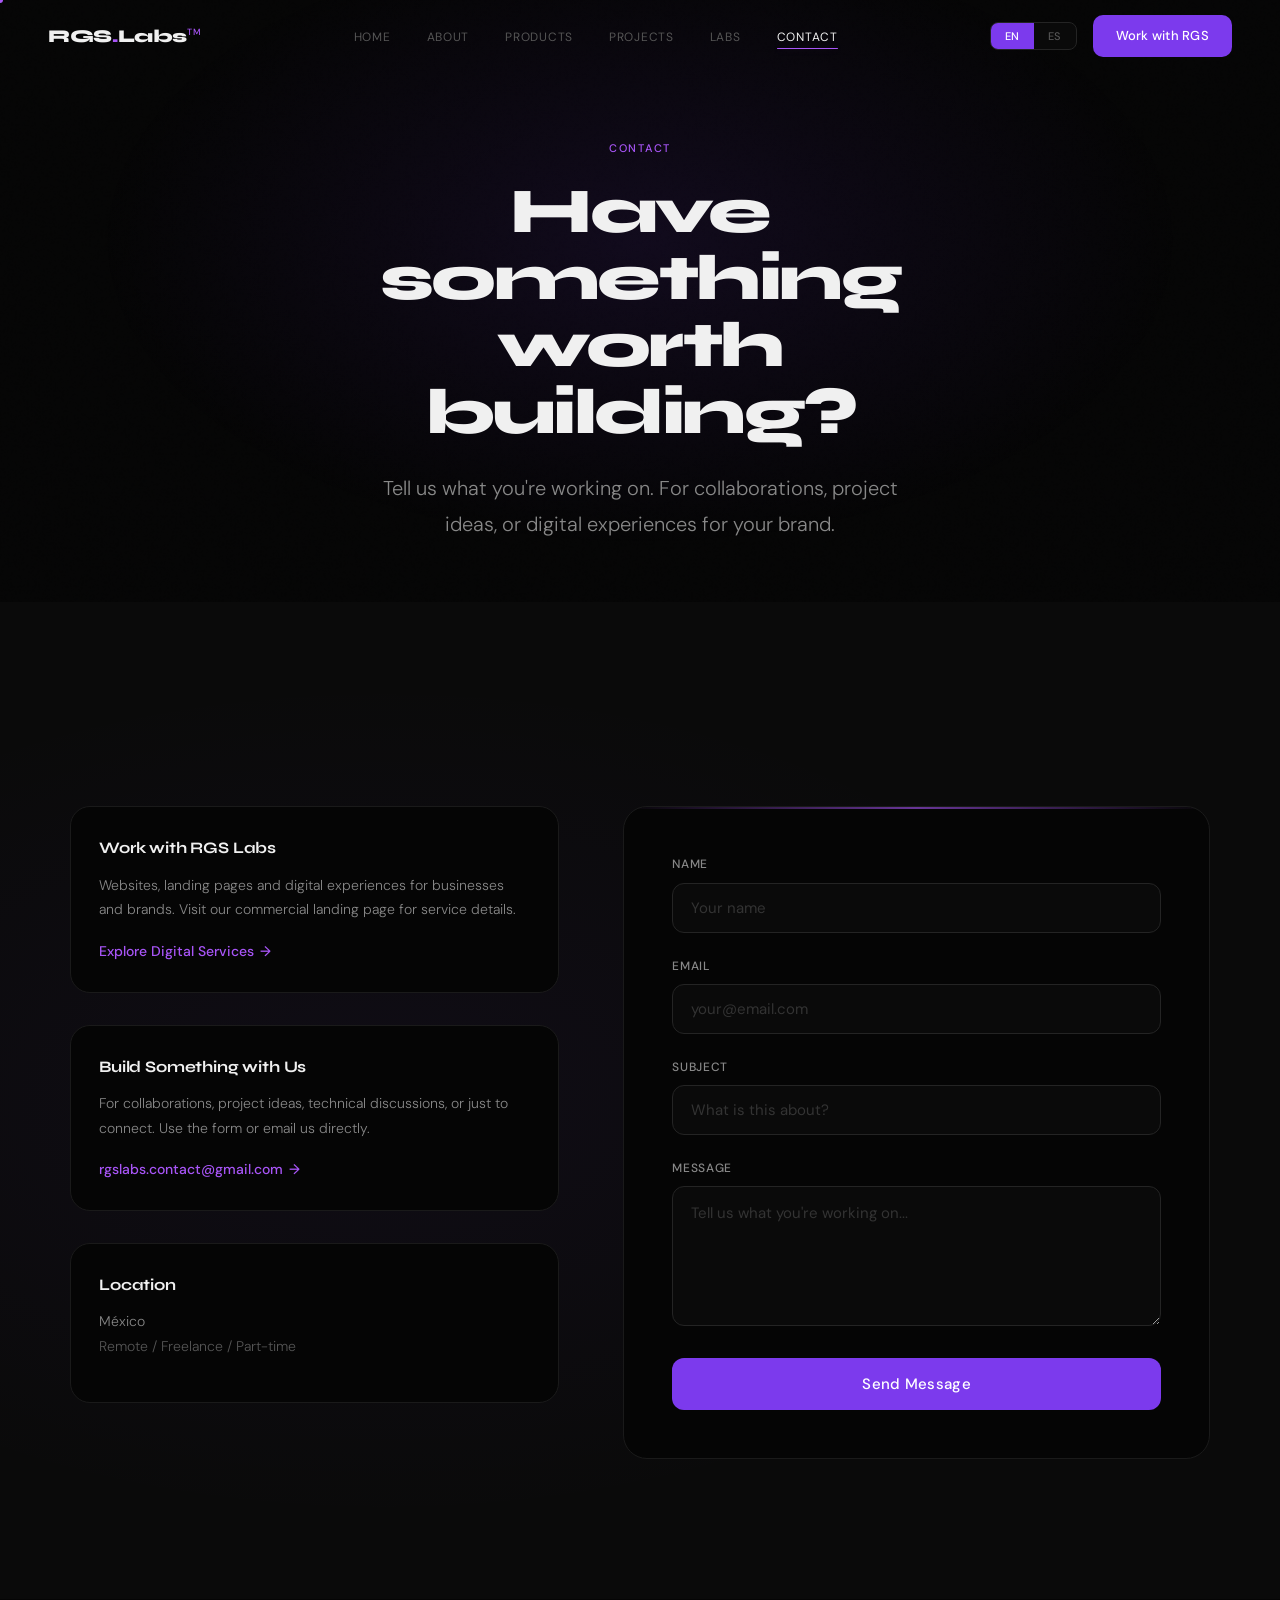
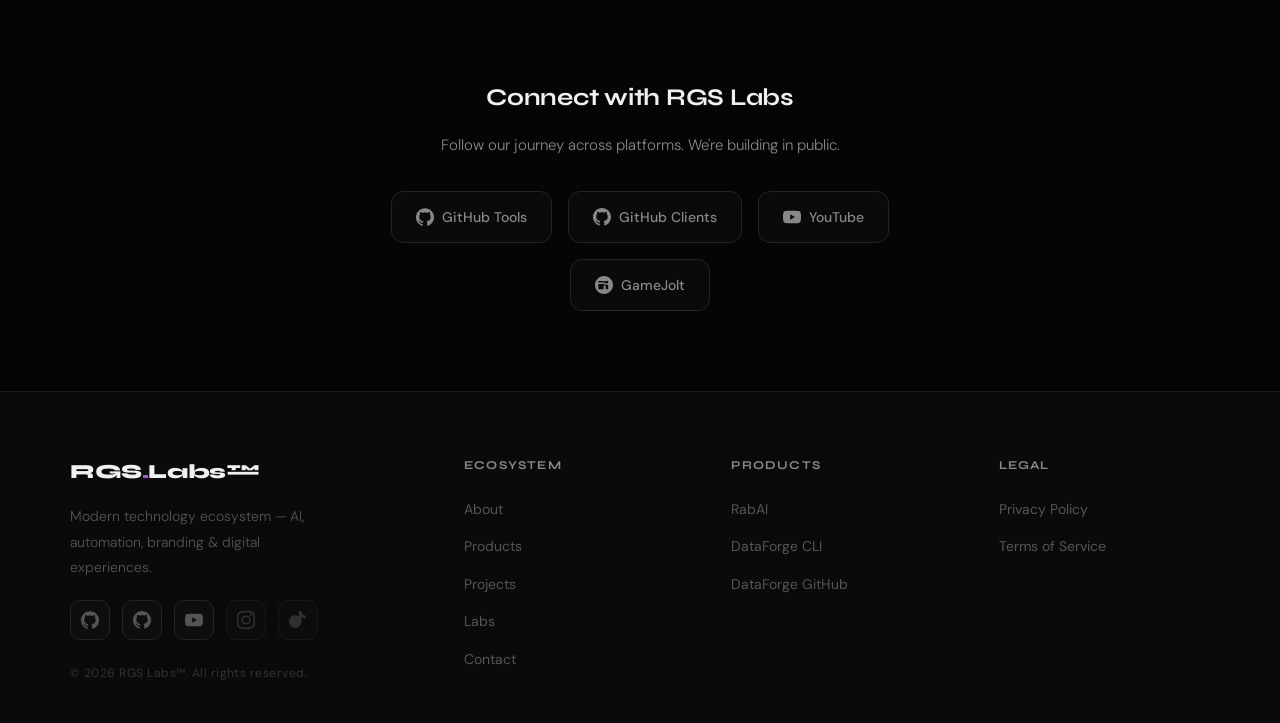
<file: contact.html>
<!DOCTYPE html>
<html lang="en">
<head>
<meta charset="UTF-8"/>
<meta name="viewport" content="width=device-width,initial-scale=1.0"/>
<title>Contact — RGS Labs™</title>
<meta name="description" content="Get in touch with RGS Labs™. For collaborations, project ideas, or digital experiences."/>
<meta property="og:title" content="Contact — RGS Labs™"/>
<meta property="og:description" content="Have something worth building? Tell us what you're working on."/>
<link rel="canonical" href="https://rgslabs.github.io/RGS-Labs/contact.html"/>
<link href="https://fonts.googleapis.com/css2?family=Syne:wght@400;500;600;700;800&family=DM+Sans:opsz,wght@9..40,300;9..40,400;9..40,500&display=swap" rel="stylesheet"/>
<link rel="stylesheet" href="styles.css"/>
<style>
/* ── CONTACT SPECIFIC ── */
.contact-hero{min-height:50vh;display:flex;align-items:center;justify-content:center;text-align:center;padding:140px 48px 60px;position:relative;overflow:hidden}
.contact-hero::before{content:'';position:absolute;inset:0;background:radial-gradient(ellipse at 50% 40%,rgba(124,58,237,.1),transparent 60%);pointer-events:none}
.contact-hero-content{position:relative;z-index:2;max-width:700px}
.contact-hero-label{font-size:11px;letter-spacing:.16em;text-transform:uppercase;color:var(--purple);font-weight:500;margin-bottom:20px}
.contact-hero-title{font-family:var(--font-h);font-size:clamp(36px,6vw,64px);font-weight:800;line-height:1.05;letter-spacing:-.04em;margin-bottom:24px}
.contact-hero-sub{font-size:clamp(16px,1.8vw,20px);color:var(--text2);max-width:520px;line-height:1.8;margin:0 auto;font-weight:300}

/* Contact Grid */
#contact-main{background:var(--bg2);position:relative}
#contact-main::before{content:'';position:absolute;inset:0;background:radial-gradient(ellipse at 30% 50%,rgba(124,58,237,.05),transparent 60%);pointer-events:none}
.contact-grid{display:grid;grid-template-columns:1fr 1.2fr;gap:64px;align-items:start;margin-top:64px}

/* Contact Info */
.contact-info{display:flex;flex-direction:column;gap:32px}
.contact-info-block{padding:28px;border:1px solid var(--border);border-radius:20px;background:var(--bg);transition:all .4s var(--ease-out)}
.contact-info-block:hover{border-color:var(--border2);background:var(--bg3);transform:translateY(-2px)}
.contact-info-block-title{font-family:var(--font-h);font-size:16px;font-weight:700;color:var(--text);margin-bottom:12px;letter-spacing:-.01em}
.contact-info-block-text{font-size:14px;color:var(--text2);line-height:1.75;font-weight:300;margin-bottom:16px}
.contact-info-block-link{font-size:14px;color:var(--purple);text-decoration:none;display:inline-flex;align-items:center;gap:6px;transition:all .3s var(--ease-out);font-weight:500;position:relative}
.contact-info-block-link::after{content:'';position:absolute;bottom:-2px;left:0;width:0;height:1px;background:var(--purple);transition:width .3s var(--ease-out)}
.contact-info-block-link:hover::after{width:100%}
.contact-info-block-link .arrow{transition:transform .3s var(--ease-out)}
.contact-info-block-link:hover .arrow{transform:translateX(4px)}

/* Contact Form */
.contact-form{background:var(--bg);border:1px solid var(--border);border-radius:24px;padding:48px;position:relative;overflow:hidden}
.contact-form::before{content:'';position:absolute;top:0;left:0;right:0;height:2px;background:linear-gradient(90deg,transparent,var(--purple),transparent);opacity:.6}
.form-group{margin-bottom:24px}
.form-label{display:block;font-size:12px;color:var(--text2);letter-spacing:.06em;text-transform:uppercase;font-weight:500;margin-bottom:8px}
.form-input{width:100%;padding:14px 18px;background:var(--bg2);border:1px solid var(--border2);border-radius:12px;color:var(--text);font-family:var(--font-b);font-size:15px;transition:all .3s var(--ease-out);outline:none}
.form-input::placeholder{color:var(--text4)}
.form-input:focus{border-color:var(--purple);box-shadow:0 0 0 3px rgba(168,85,247,.1)}
.form-input:hover{border-color:var(--border3)}
textarea.form-input{min-height:140px;resize:vertical;line-height:1.7}
.form-submit{width:100%;padding:16px;background:var(--purple2);color:#fff;border:none;border-radius:12px;font-family:var(--font-b);font-size:15px;font-weight:500;cursor:none;transition:all .35s var(--ease-out);position:relative;overflow:hidden;letter-spacing:.02em}
.form-submit::before{content:'';position:absolute;inset:0;background:linear-gradient(135deg,rgba(255,255,255,.12),transparent);opacity:0;transition:opacity .3s}
.form-submit:hover::before{opacity:1}
.form-submit:hover{transform:translateY(-2px);box-shadow:0 16px 48px rgba(124,58,237,.45)}
.form-submit:active{transform:translateY(0) scale(.98)}
.form-submit:disabled{opacity:.5;cursor:not-allowed;transform:none}
.form-status{margin-top:16px;padding:14px 18px;border-radius:12px;font-size:14px;font-weight:500;text-align:center;display:none}
.form-status.success{background:rgba(34,197,94,.1);border:1px solid rgba(34,197,94,.2);color:#22c55e}
.form-status.error{background:rgba(239,68,68,.1);border:1px solid rgba(239,68,68,.2);color:#ef4444}
.form-status.visible{display:block}

/* Social Connect */
#social-connect{background:var(--bg);padding:80px 48px;text-align:center}
.social-connect-inner{max-width:600px;margin:0 auto}
.social-connect-title{font-family:var(--font-h);font-size:24px;font-weight:700;color:var(--text);margin-bottom:16px;letter-spacing:-.01em}
.social-connect-desc{font-size:15px;color:var(--text2);margin-bottom:32px;font-weight:300;line-height:1.7}
.social-connect-grid{display:flex;justify-content:center;gap:16px;flex-wrap:wrap}
.social-connect-link{padding:14px 24px;border:1px solid var(--border2);border-radius:12px;background:var(--bg2);color:var(--text2);text-decoration:none;font-size:14px;font-weight:500;transition:all .35s var(--ease-out);display:inline-flex;align-items:center;gap:8px;cursor:none}
.social-connect-link:hover{border-color:var(--purple);color:var(--text);background:var(--bg3);transform:translateY(-3px);box-shadow:0 12px 32px rgba(0,0,0,.3)}
.social-connect-link svg{width:18px;height:18px;fill:currentColor}

@media(max-width:900px){
  .contact-grid{grid-template-columns:1fr;gap:48px}
  .contact-form{padding:32px 24px}
}
</style>
</head>
<body>
<div class="cursor-dot" id="cursorDot"></div>
<div class="page-transition" id="pageTransition"><div class="page-transition-logo">RGS<span>.</span>Labs™</div></div>

<div class="modal-overlay" id="modalOverlay" onclick="closeModal(event)">
  <div class="modal-box"><div class="modal-header"><div class="modal-title" id="modalTitle"></div><button class="modal-close" onclick="closeAllModals()">✕</button></div><div id="modalContent"></div></div>
</div>

<nav id="mainNav">
  <a href="index.html" class="nav-logo">
    <div class="nav-logo-text">RGS<span>.</span>Labs<sup class="nav-logo-sup">TM</sup></div>
  </a>
  <ul class="nav-links">
    <li><a href="index.html" data-en="Home" data-es="Inicio">Home</a></li>
    <li><a href="about.html" data-en="About" data-es="About">About</a></li>
    <li><a href="products.html" data-en="Products" data-es="Products">Products</a></li>
    <li><a href="projects.html" data-en="Projects" data-es="Projects">Projects</a></li>
    <li><a href="labs.html" data-en="Labs" data-es="Labs">Labs</a></li>
    <li><a href="contact.html" class="active" data-en="Contact" data-es="Contact">Contact</a></li>
  </ul>
  <div class="nav-right">
    <div class="lang-toggle">
      <button class="lang-btn active" id="btnEN" onclick="setLang('en')">EN</button>
      <button class="lang-btn" id="btnES" onclick="setLang('es')">ES</button>
    </div>
    <a href="https://rgslabs.github.io/RGS-Labs-Landing-Page/" class="nav-cta" target="_blank" rel="noopener" data-en="Work with RGS" data-es="Work with RGS">Work with RGS</a>
  </div>
</nav>

<!-- ════════════════════════════════════════
     CONTACT HERO
     ════════════════════════════════════════ -->
<section class="contact-hero">
  <div class="contact-hero-content">
    <div class="contact-hero-label reveal" data-en="Contact" data-es="Contacto">Contact</div>
    <h1 class="contact-hero-title reveal" data-en="Have something<br>worth building?" data-es="¿Tienes algo que<br>valga la pena construir?">Have something<br>worth building?</h1>
    <p class="contact-hero-sub reveal" data-en="Tell us what you're working on. For collaborations, project ideas, or digital experiences for your brand." data-es="Cuéntanos en qué estás trabajando. Para colaboraciones, ideas de proyectos, o experiencias digitales para tu marca.">Tell us what you're working on. For collaborations, project ideas, or digital experiences for your brand.</p>
  </div>
</section>

<!-- ════════════════════════════════════════
     CONTACT MAIN
     ════════════════════════════════════════ -->
<section id="contact-main">
  <div class="container">
    <div class="contact-grid">
      <!-- Contact Info -->
      <div class="contact-info reveal">
        <div class="contact-info-block">
          <div class="contact-info-block-title" data-en="Work with RGS Labs" data-es="Trabajar con RGS Labs">Work with RGS Labs</div>
          <div class="contact-info-block-text" data-en="Websites, landing pages and digital experiences for businesses and brands. Visit our commercial landing page for service details." data-es="Sitios web, landing pages y experiencias digitales para negocios y marcas. Visita nuestra landing comercial para detalles de servicios.">Websites, landing pages and digital experiences for businesses and brands. Visit our commercial landing page for service details.</div>
          <a href="https://rgslabs.github.io/RGS-Labs-Landing-Page/" target="_blank" rel="noopener" class="contact-info-block-link" data-en="Explore Digital Services →" data-es="Explorar Servicios Digitales →">Explore Digital Services <span class="arrow">→</span></a>
        </div>
        <div class="contact-info-block">
          <div class="contact-info-block-title" data-en="Build Something with Us" data-es="Construir Algo con Nosotros">Build Something with Us</div>
          <div class="contact-info-block-text" data-en="For collaborations, project ideas, technical discussions, or just to connect. Use the form or email us directly." data-es="Para colaboraciones, ideas de proyectos, discusiones técnicas, o solo para conectar. Usa el formulario o escríbenos directamente.">For collaborations, project ideas, technical discussions, or just to connect. Use the form or email us directly.</div>
          <a href="mailto:rgslabs.contact@gmail.com" class="contact-info-block-link">rgslabs.contact@gmail.com <span class="arrow">→</span></a>
        </div>
        <div class="contact-info-block">
          <div class="contact-info-block-title" data-en="Location" data-es="Ubicación">Location</div>
          <div class="contact-info-block-text">México<br><span style="color:var(--text3)" data-en="Remote / Freelance / Part-time" data-es="Remoto / Freelance / Medio tiempo">Remote / Freelance / Part-time</span></div>
        </div>
      </div>

      <!-- Contact Form -->
      <div class="contact-form reveal stagger-2">
        <form id="contactForm" action="https://formspree.io/f/xnqevwzw" method="POST">
          <div class="form-group">
            <label class="form-label" for="name" data-en="Name" data-es="Nombre">Name</label>
            <input type="text" id="name" name="name" class="form-input" placeholder="Your name" required/>
          </div>
          <div class="form-group">
            <label class="form-label" for="email" data-en="Email" data-es="Correo">Email</label>
            <input type="email" id="email" name="email" class="form-input" placeholder="your@email.com" required/>
          </div>
          <div class="form-group">
            <label class="form-label" for="subject" data-en="Subject" data-es="Asunto">Subject</label>
            <input type="text" id="subject" name="subject" class="form-input" placeholder="What is this about?" required/>
          </div>
          <div class="form-group">
            <label class="form-label" for="message" data-en="Message" data-es="Mensaje">Message</label>
            <textarea id="message" name="message" class="form-input" placeholder="Tell us what you're working on..." required></textarea>
          </div>
          <button type="submit" class="form-submit" data-en="Send Message" data-es="Enviar Mensaje">Send Message</button>
          <div class="form-status success" id="formSuccess" data-en="Message sent successfully. We'll get back to you soon." data-es="Mensaje enviado exitosamente. Te responderemos pronto.">Message sent successfully. We'll get back to you soon.</div>
          <div class="form-status error" id="formError" data-en="Something went wrong. Please try again or email us directly." data-es="Algo salió mal. Por favor intenta de nuevo o escríbenos directamente.">Something went wrong. Please try again or email us directly.</div>
        </form>
      </div>
    </div>
  </div>
</section>

<!-- ════════════════════════════════════════
     SOCIAL CONNECT
     ════════════════════════════════════════ -->
<section id="social-connect">
  <div class="social-connect-inner">
    <div class="social-connect-title reveal" data-en="Connect with RGS Labs" data-es="Conectar con RGS Labs">Connect with RGS Labs</div>
    <div class="social-connect-desc reveal" data-en="Follow our journey across platforms. We're building in public." data-es="Sigue nuestro viaje a través de plataformas. Estamos construyendo en público.">Follow our journey across platforms. We're building in public.</div>
    <div class="social-connect-grid reveal">
      <a href="https://github.com/RabbitGamesDev" target="_blank" rel="noopener" class="social-connect-link">
        <svg viewBox="0 0 24 24"><path d="M12 .297c-6.63 0-12 5.373-12 12 0 5.303 3.438 9.8 8.205 11.385.6.113.82-.258.82-.577 0-.285-.01-1.04-.015-2.04-3.338.724-4.042-1.61-4.042-1.61C4.422 18.07 3.633 17.7 3.633 17.7c-1.087-.744.084-.729.084-.729 1.205.084 1.838 1.236 1.838 1.236 1.07 1.835 2.809 1.305 3.495.998.108-.776.417-1.305.76-1.605-2.665-.3-5.466-1.332-5.466-5.93 0-1.31.465-2.38 1.235-3.22-.135-.303-.54-1.523.105-3.176 0 0 1.005-.322 3.3 1.23.96-.267 1.98-.399 3-.405 1.02.006 2.04.138 3 .405 2.28-1.552 3.285-1.23 3.285-1.23.645 1.653.24 2.873.12 3.176.765.84 1.23 1.91 1.23 3.22 0 4.61-2.805 5.625-5.475 5.92.42.36.81 1.096.81 2.22 0 1.606-.015 2.896-.015 3.286 0 .315.21.69.825.57C20.565 22.092 24 17.592 24 12.297c0-6.627-5.373-12-12-12"/></svg>
        GitHub Tools
      </a>
      <a href="https://github.com/RGSLabs" target="_blank" rel="noopener" class="social-connect-link">
        <svg viewBox="0 0 24 24"><path d="M12 0c-6.626 0-12 5.373-12 12 0 5.302 3.438 9.8 8.207 11.387.599.111.793-.261.793-.577v-2.234c-3.338.726-4.033-1.416-4.033-1.416-.546-1.387-1.333-1.756-1.333-1.756-1.089-.745.083-.729.083-.729 1.205.084 1.839 1.237 1.839 1.237 1.07 1.834 2.807 1.304 3.492.997.107-.775.418-1.305.762-1.604-2.665-.305-5.467-1.334-5.467-5.931 0-1.311.469-2.381 1.236-3.221-.124-.303-.535-1.524.117-3.176 0 0 1.008-.322 3.301 1.23.957-.276 1.983-.413 3.005-.413s2.048.137 3.006.413c2.29-1.552 3.297-1.23 3.297-1.23.653 1.653.242 2.874.118 3.176.77.84 1.235 1.911 1.235 3.221 0 4.609-2.807 5.624-5.479 5.921.43.372.823 1.102.823 2.222v3.293c0 .319.192.694.801.576 4.765-1.589 8.199-6.086 8.199-11.386 0-6.627-5.373-12-12-12z"/></svg>
        GitHub Clients
      </a>
      <a href="https://www.youtube.com/@RGS_Labs" target="_blank" rel="noopener" class="social-connect-link">
        <svg viewBox="0 0 24 24"><path d="M23.495 6.205a3.007 3.007 0 0 0-2.088-2.088c-1.87-.501-9.396-.501-9.396-.501s-7.507-.01-9.396.501A3.007 3.007 0 0 0 .527 6.205a31.247 31.247 0 0 0-.522 5.805 31.247 31.247 0 0 0 .522 5.783 3.007 3.007 0 0 0 2.088 2.088c1.868.502 9.396.502 9.396.502s7.506 0 9.396-.502a3.007 3.007 0 0 0 2.088-2.088 31.247 31.247 0 0 0 .5-5.783 31.247 31.247 0 0 0-.5-5.805zM9.609 15.601V8.408l6.264 3.602z"/></svg>
        YouTube
      </a>
      <a href="https://gamejolt.com/@RGS_Labs" target="_blank" rel="noopener" class="social-connect-link">
        <svg viewBox="0 0 24 24"><path d="M12 0C5.373 0 0 5.373 0 12s5.373 12 12 12 12-5.373 12-12S18.627 0 12 0zm.5 17.5h-8v-7h8v7zm0-9h-8v-2h8v2zm5 9h-3v-4h-2v4h-1v-6h6v6zm0-8h-6v-3h6v3z"/></svg>
        GameJolt
      </a>
    </div>
  </div>
</section>

<!-- ════════════════════════════════════════
     FOOTER
     ════════════════════════════════════════ -->
<footer>
  <div class="footer-inner">
    <div class="footer-brand">
      <div class="footer-logo-text">RGS<span>.</span>Labs™</div>
      <div class="footer-tagline" data-en="Modern technology ecosystem — AI, automation, branding & digital experiences." data-es="Ecosistema tecnológico moderno — IA, automatización, branding y experiencias digitales.">Modern technology ecosystem — AI, automation, branding & digital experiences.</div>
      <div class="footer-socials">
        <a href="https://github.com/RabbitGamesDev" target="_blank" rel="noopener" class="social-link" title="GitHub"><svg viewBox="0 0 24 24"><path d="M12 .297c-6.63 0-12 5.373-12 12 0 5.303 3.438 9.8 8.205 11.385.6.113.82-.258.82-.577 0-.285-.01-1.04-.015-2.04-3.338.724-4.042-1.61-4.042-1.61C4.422 18.07 3.633 17.7 3.633 17.7c-1.087-.744.084-.729.084-.729 1.205.084 1.838 1.236 1.838 1.236 1.07 1.835 2.809 1.305 3.495.998.108-.776.417-1.305.76-1.605-2.665-.3-5.466-1.332-5.466-5.93 0-1.31.465-2.38 1.235-3.22-.135-.303-.54-1.523.105-3.176 0 0 1.005-.322 3.3 1.23.96-.267 1.98-.399 3-.405 1.02.006 2.04.138 3 .405 2.28-1.552 3.285-1.23 3.285-1.23.645 1.653.24 2.873.12 3.176.765.84 1.23 1.91 1.23 3.22 0 4.61-2.805 5.625-5.475 5.92.42.36.81 1.096.81 2.22 0 1.606-.015 2.896-.015 3.286 0 .315.21.69.825.57C20.565 22.092 24 17.592 24 12.297c0-6.627-5.373-12-12-12"/></svg></a>
        <a href="https://github.com/RGSLabs" target="_blank" rel="noopener" class="social-link" title="GitHub Clients"><svg viewBox="0 0 24 24"><path d="M12 0c-6.626 0-12 5.373-12 12 0 5.302 3.438 9.8 8.207 11.387.599.111.793-.261.793-.577v-2.234c-3.338.726-4.033-1.416-4.033-1.416-.546-1.387-1.333-1.756-1.333-1.756-1.089-.745.083-.729.083-.729 1.205.084 1.839 1.237 1.839 1.237 1.07 1.834 2.807 1.304 3.492.997.107-.775.418-1.305.762-1.604-2.665-.305-5.467-1.334-5.467-5.931 0-1.311.469-2.381 1.236-3.221-.124-.303-.535-1.524.117-3.176 0 0 1.008-.322 3.301 1.23.957-.276 1.983-.413 3.005-.413s2.048.137 3.006.413c2.29-1.552 3.297-1.23 3.297-1.23.653 1.653.242 2.874.118 3.176.77.84 1.235 1.911 1.235 3.221 0 4.609-2.807 5.624-5.479 5.921.43.372.823 1.102.823 2.222v3.293c0 .319.192.694.801.576 4.765-1.589 8.199-6.086 8.199-11.386 0-6.627-5.373-12-12-12z"/></svg></a>
        <a href="https://www.youtube.com/@RGS_Labs" target="_blank" rel="noopener" class="social-link" title="YouTube"><svg viewBox="0 0 24 24"><path d="M23.495 6.205a3.007 3.007 0 0 0-2.088-2.088c-1.87-.501-9.396-.501-9.396-.501s-7.507-.01-9.396.501A3.007 3.007 0 0 0 .527 6.205a31.247 31.247 0 0 0-.522 5.805 31.247 31.247 0 0 0 .522 5.783 3.007 3.007 0 0 0 2.088 2.088c1.868.502 9.396.502 9.396.502s7.506 0 9.396-.502a3.007 3.007 0 0 0 2.088-2.088 31.247 31.247 0 0 0 .5-5.783 31.247 31.247 0 0 0-.5-5.805zM9.609 15.601V8.408l6.264 3.602z"/></svg></a>
        <a href="#" class="social-link" title="Instagram (coming soon)" style="opacity:.5"><svg viewBox="0 0 24 24"><path d="M12 2.163c3.204 0 3.584.012 4.85.07 3.252.148 4.771 1.691 4.919 4.919.058 1.265.069 1.645.069 4.849 0 3.205-.012 3.584-.069 4.849-.149 3.225-1.664 4.771-4.919 4.919-1.266.058-1.644.07-4.85.07-3.204 0-3.584-.012-4.849-.07-3.26-.149-4.771-1.699-4.919-4.92-.058-1.265-.07-1.644-.07-4.849 0-3.204.013-3.583.07-4.849.149-3.227 1.664-4.771 4.919-4.919 1.266-.057 1.645-.069 4.849-.069zM12 0C8.741 0 8.333.014 7.053.072 2.695.272.273 2.69.073 7.052.014 8.333 0 8.741 0 12c0 3.259.014 3.668.072 4.948.2 4.358 2.618 6.78 6.98 6.98C8.333 23.986 8.741 24 12 24c3.259 0 3.668-.014 4.948-.072 4.354-.2 6.782-2.618 6.979-6.98.059-1.28.073-1.689.073-4.948 0-3.259-.014-3.667-.072-4.947-.196-4.354-2.617-6.78-6.979-6.98C15.668.014 15.259 0 12 0zm0 5.838a6.162 6.162 0 1 0 0 12.324 6.162 6.162 0 0 0 0-12.324zM12 16a4 4 0 1 1 0-8 4 4 0 0 1 0 8zm6.406-11.845a1.44 1.44 0 1 0 0 2.881 1.44 1.44 0 0 0 0-2.881z"/></svg></a>
        <a href="#" class="social-link" title="TikTok (coming soon)" style="opacity:.5"><svg viewBox="0 0 24 24"><path d="M12.525.02c1.31-.02 2.61-.01 3.91-.02.08 1.53.63 3.09 1.75 4.17 1.12 1.11 2.7 1.62 4.24 1.79v4.03c-1.44-.05-2.89-.35-4.2-.97-.57-.26-1.1-.59-1.62-.93v6.16c0 2.52-1.14 4.88-3.08 6.45-2.53 2.06-6.04 2.36-8.92.88-2.89-1.48-4.67-4.6-4.53-7.93.13-3.34 2.16-6.28 5.25-7.5 2.43-.95 5.23-.76 7.5.52V.02h.01z"/></svg></a>
      </div>
      <div class="footer-copy">© 2026 RGS Labs™. All rights reserved.</div>
    </div>
    <div class="footer-col">
      <h4 data-en="Ecosystem" data-es="Ecosistema">Ecosystem</h4>
      <ul>
        <li><a href="about.html" data-en="About" data-es="About">About</a></li>
        <li><a href="products.html" data-en="Products" data-es="Products">Products</a></li>
        <li><a href="projects.html" data-en="Projects" data-es="Projects">Projects</a></li>
        <li><a href="labs.html" data-en="Labs" data-es="Labs">Labs</a></li>
        <li><a href="contact.html" data-en="Contact" data-es="Contact">Contact</a></li>
      </ul>
    </div>
    <div class="footer-col">
      <h4 data-en="Products" data-es="Productos">Products</h4>
      <ul>
        <li><a href="https://rab-ai-repository.vercel.app/" target="_blank" rel="noopener">RabAI</a></li>
        <li><a href="https://rabbitgamesdev.github.io/DataForge-CLI_Website/" target="_blank" rel="noopener">DataForge CLI</a></li>
        <li><a href="https://github.com/RabbitGamesDev/DataForge-CLI" target="_blank" rel="noopener">DataForge GitHub</a></li>
      </ul>
    </div>
    <div class="footer-col">
      <h4 data-en="Legal" data-es="Legal">Legal</h4>
      <ul>
        <li><a onclick="openModal('privacy')" data-en="Privacy Policy" data-es="Privacy Policy">Privacy Policy</a></li>
        <li><a onclick="openModal('terms')" data-en="Terms of Service" data-es="Terms of Service">Terms of Service</a></li>
      </ul>
    </div>
  </div>
</footer>

<script src="scripts.js"></script>
<script>
// Contact Form Handling
(function(){
  const form = document.getElementById('contactForm');
  const successMsg = document.getElementById('formSuccess');
  const errorMsg = document.getElementById('formError');
  const submitBtn = form.querySelector('.form-submit');

  form.addEventListener('submit', async function(e){
    e.preventDefault();
    submitBtn.disabled = true;
    submitBtn.textContent = lang === 'es' ? 'Enviando...' : 'Sending...';

    try {
      const response = await fetch(form.action, {
        method: 'POST',
        body: new FormData(form),
        headers: { 'Accept': 'application/json' }
      });

      if(response.ok){
        successMsg.classList.add('visible');
        errorMsg.classList.remove('visible');
        form.reset();
      } else {
        throw new Error('Form submission failed');
      }
    } catch(err){
      successMsg.classList.remove('visible');
      errorMsg.classList.add('visible');
    } finally {
      submitBtn.disabled = false;
      submitBtn.textContent = lang === 'es' ? 'Enviar Mensaje' : 'Send Message';
    }
  });
})();
</script>
</body>
</html>
</file>
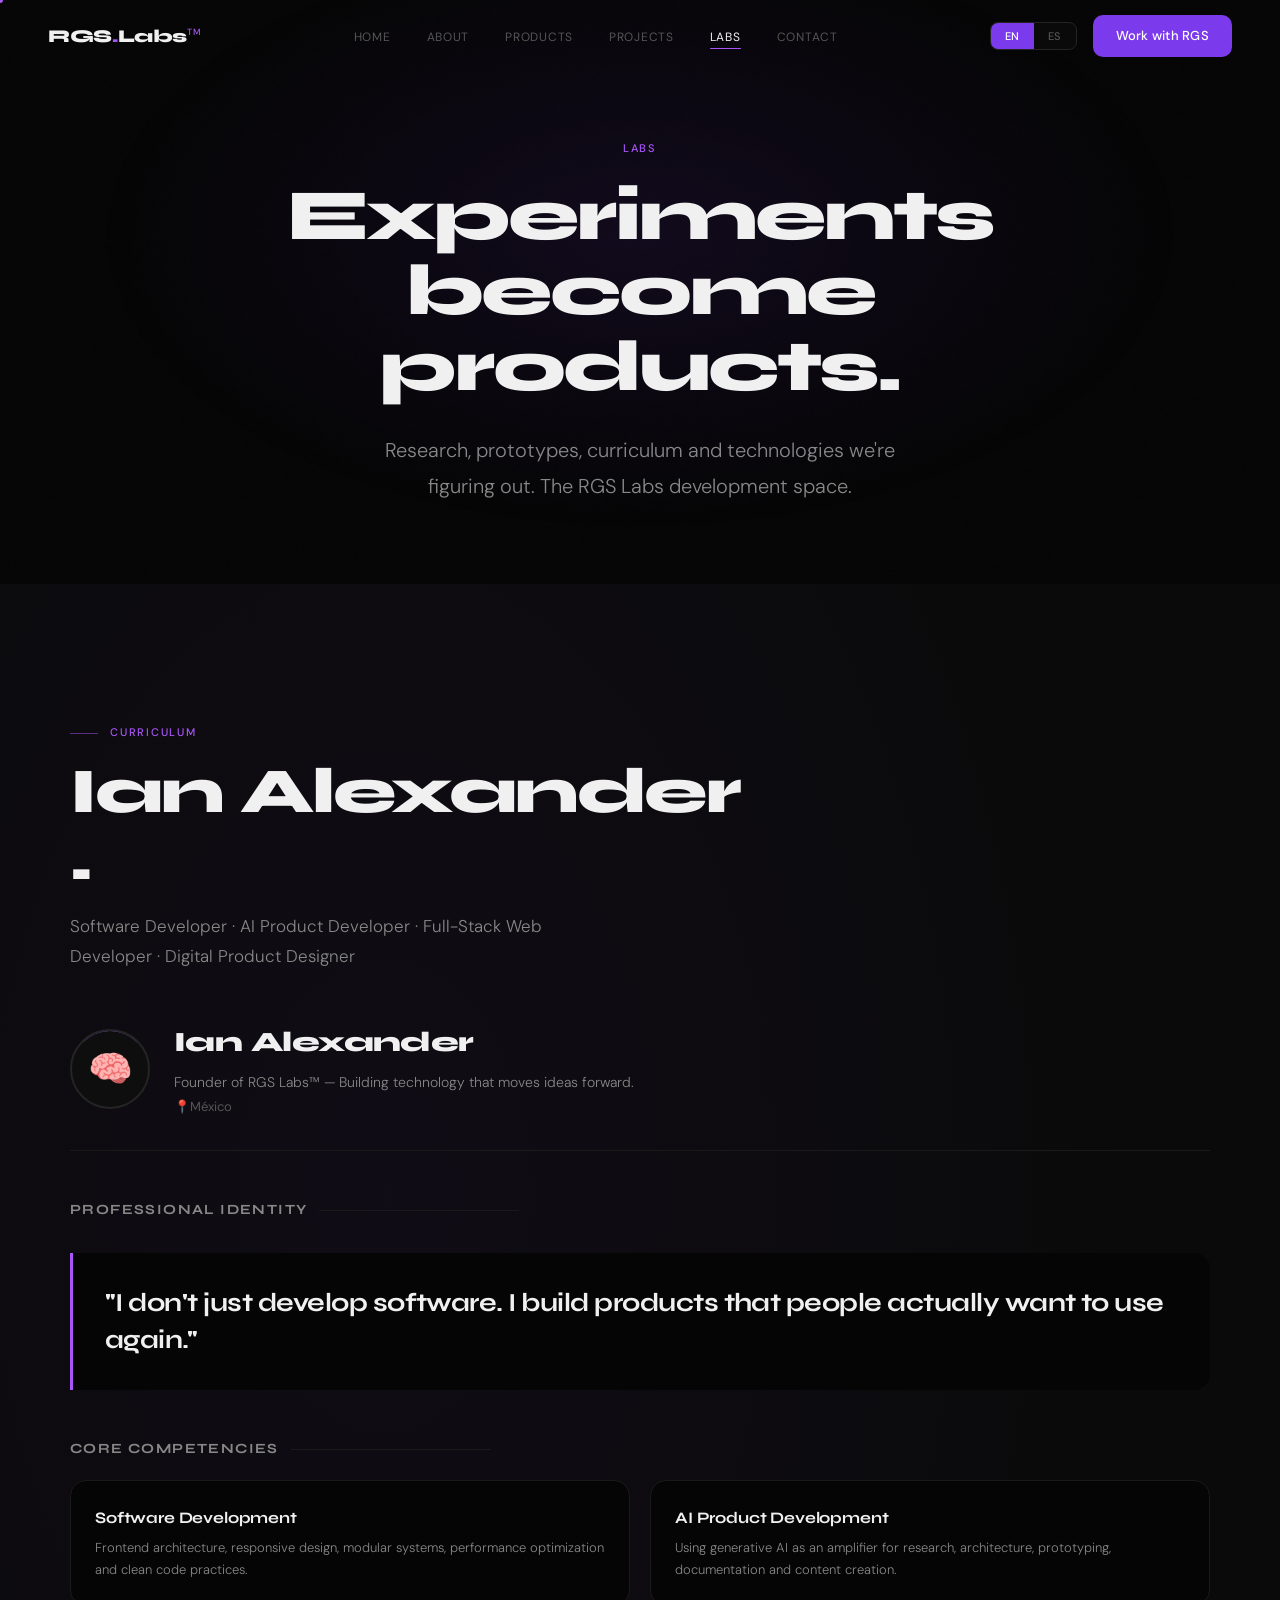
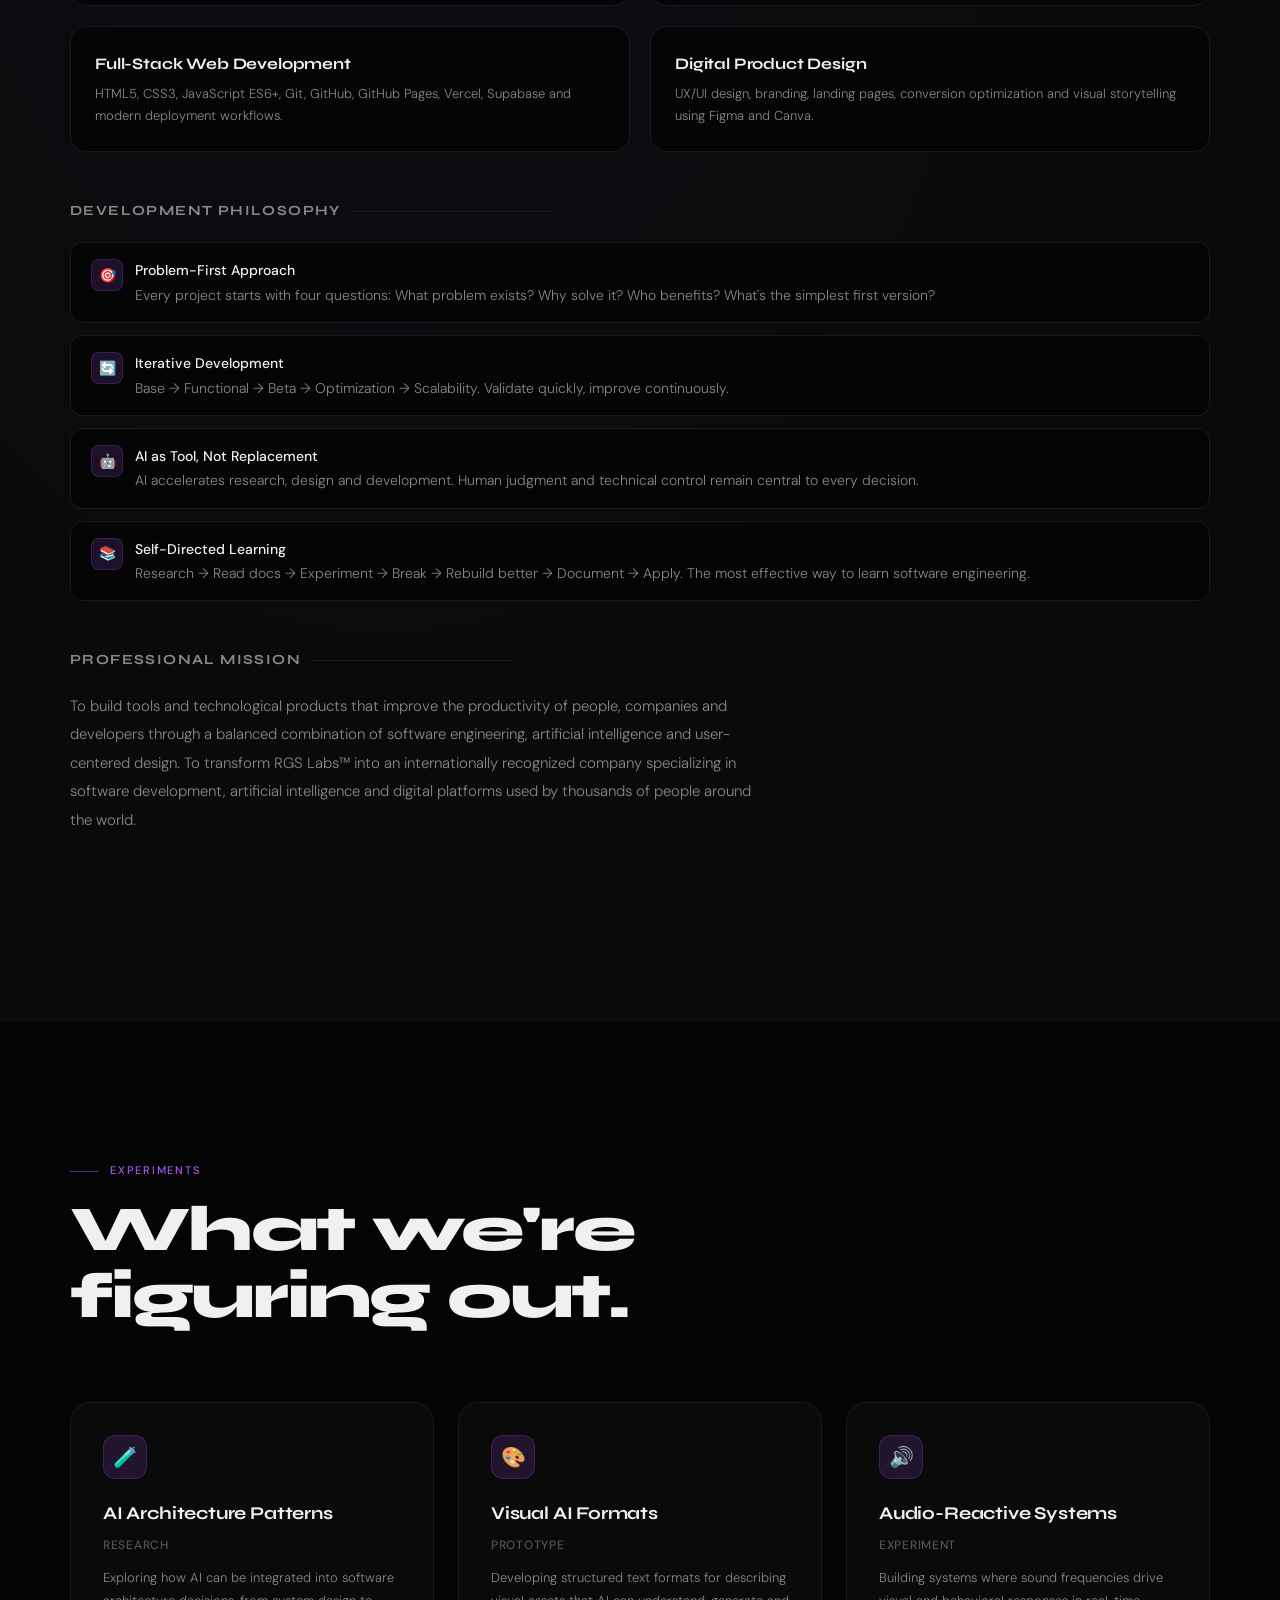
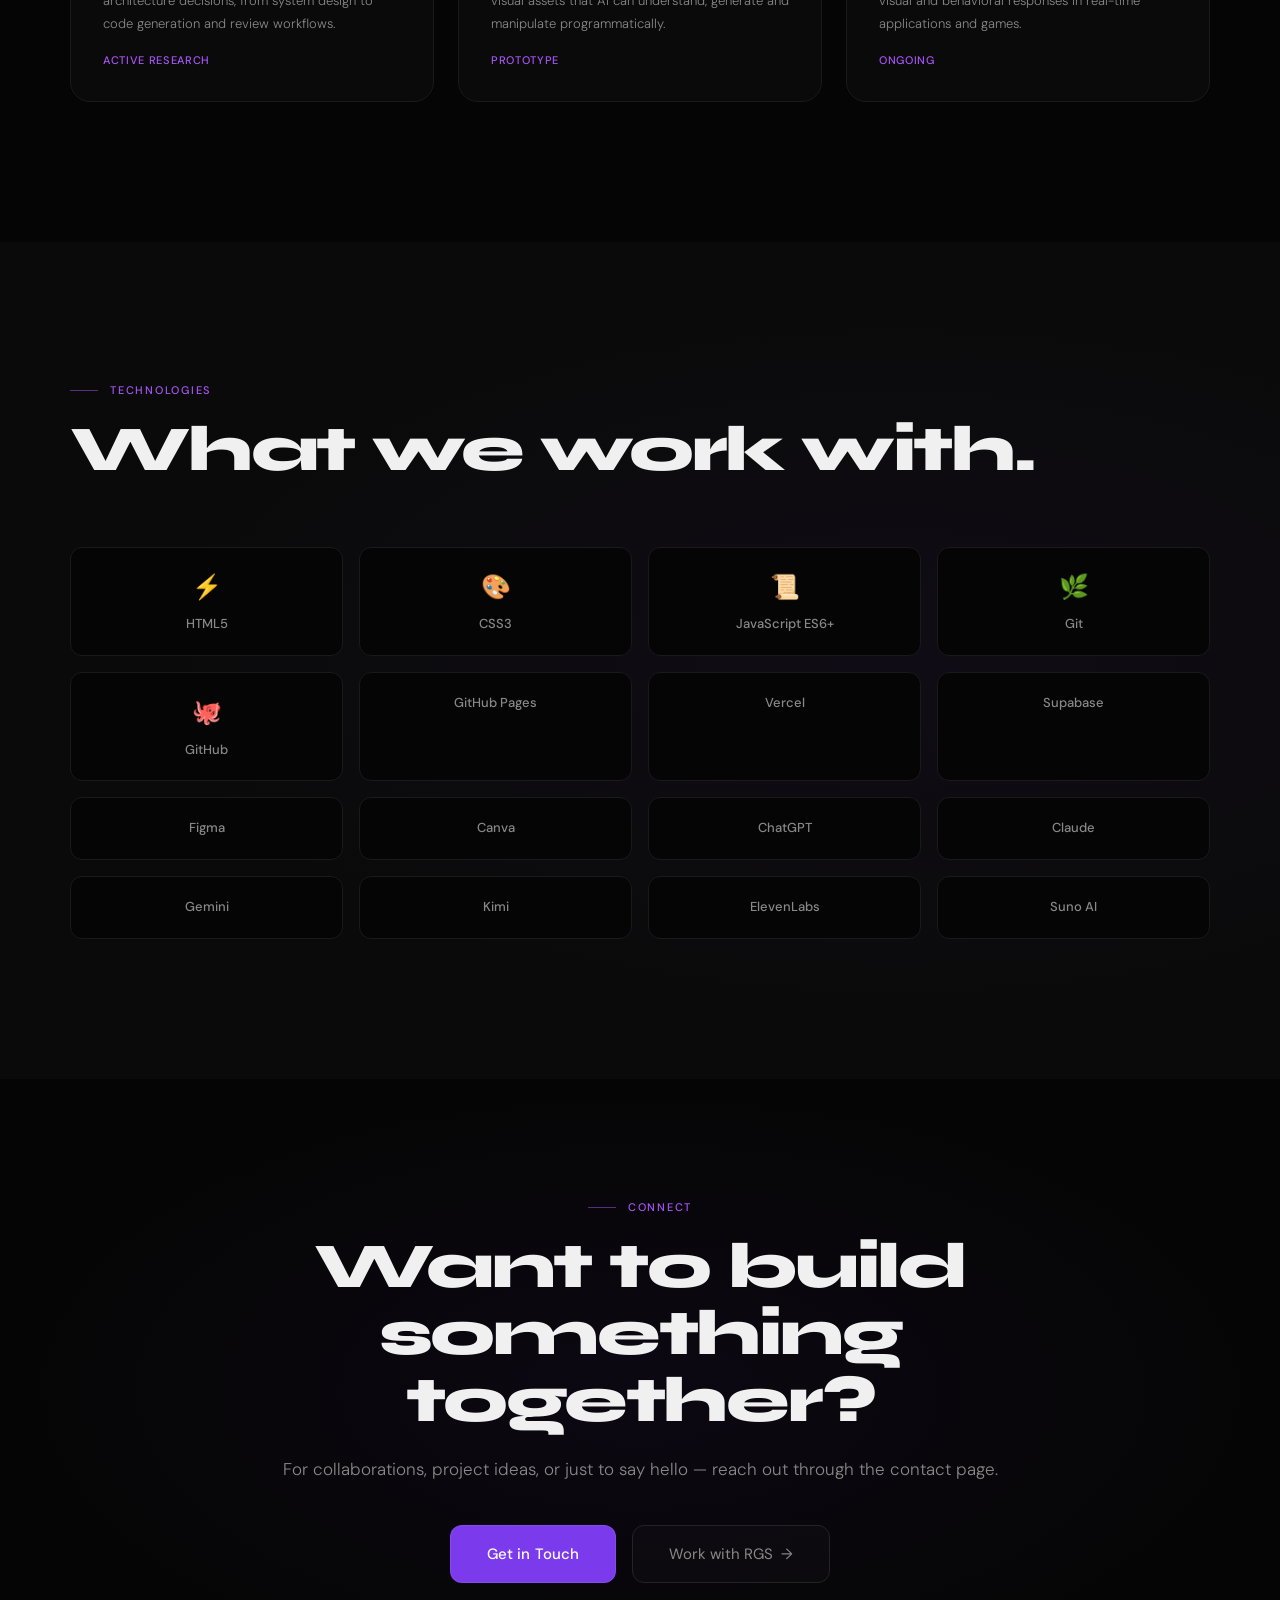
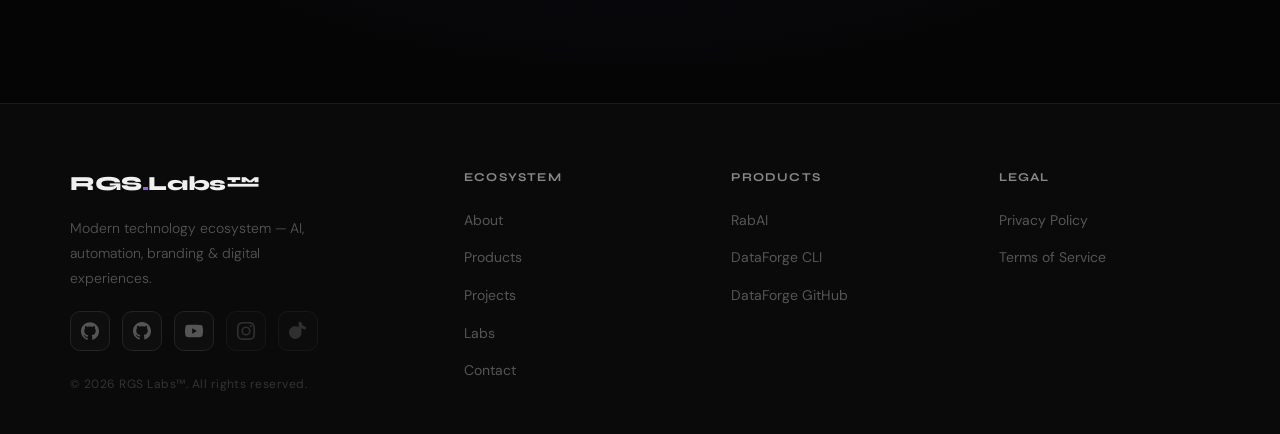
<file: labs.html>
<!DOCTYPE html>
<html lang="en">
<head>
<meta charset="UTF-8"/>
<meta name="viewport" content="width=device-width,initial-scale=1.0"/>
<title>Labs — RGS Labs™</title>
<meta name="description" content="RGS Labs™ Labs — experiments, research, prototypes, curriculum and technologies we're exploring."/>
<meta property="og:title" content="Labs — RGS Labs™"/>
<meta property="og:description" content="Experiments become products. The RGS Labs research and development space."/>
<link rel="canonical" href="https://rgslabs.github.io/RGS-Labs/labs.html"/>
<link href="https://fonts.googleapis.com/css2?family=Syne:wght@400;500;600;700;800&family=DM+Sans:opsz,wght@9..40,300;9..40,400;9..40,500&display=swap" rel="stylesheet"/>
<link rel="stylesheet" href="styles.css"/>
<style>
/* ── LABS SPECIFIC ── */
.labs-hero{min-height:60vh;display:flex;align-items:center;justify-content:center;text-align:center;padding:140px 48px 80px;position:relative;overflow:hidden}
.labs-hero::before{content:'';position:absolute;inset:0;background:radial-gradient(ellipse at 50% 40%,rgba(124,58,237,.1),transparent 60%);pointer-events:none}
.labs-hero-content{position:relative;z-index:2;max-width:800px}
.labs-hero-label{font-size:11px;letter-spacing:.16em;text-transform:uppercase;color:var(--purple);font-weight:500;margin-bottom:20px}
.labs-hero-title{font-family:var(--font-h);font-size:clamp(36px,6vw,72px);font-weight:800;line-height:1.05;letter-spacing:-.04em;margin-bottom:28px}
.labs-hero-sub{font-size:clamp(16px,1.8vw,20px);color:var(--text2);max-width:560px;line-height:1.8;margin:0 auto;font-weight:300}

/* Curriculum Section */
#curriculum{background:var(--bg2);position:relative}
#curriculum::before{content:'';position:absolute;inset:0;background:radial-gradient(ellipse at 30% 30%,rgba(124,58,237,.05),transparent 60%);pointer-events:none}
.cv-header{display:flex;align-items:center;gap:24px;margin-bottom:48px;padding-bottom:32px;border-bottom:1px solid var(--border)}
.cv-avatar{width:80px;height:80px;border-radius:50%;background:var(--bg3);border:2px solid var(--border2);display:flex;align-items:center;justify-content:center;font-size:36px;flex-shrink:0;position:relative;overflow:hidden}
.cv-avatar::after{content:'';position:absolute;inset:-2px;border-radius:50%;border:2px solid transparent;border-top-color:var(--purple);animation:avatarSpin 8s linear infinite}
.cv-header-info{flex:1}
.cv-name{font-family:var(--font-h);font-size:28px;font-weight:800;color:var(--text);letter-spacing:-.02em;margin-bottom:6px}
.cv-role{font-size:14px;color:var(--text2);font-weight:300;line-height:1.6}
.cv-location{font-size:13px;color:var(--text3);margin-top:4px;display:flex;align-items:center;gap:6px}
.cv-section{margin-bottom:48px}
.cv-section-title{font-family:var(--font-h);font-size:14px;font-weight:700;color:var(--text2);letter-spacing:.1em;text-transform:uppercase;margin-bottom:20px;display:flex;align-items:center;gap:12px}
.cv-section-title::after{content:'';flex:1;height:1px;background:var(--border);max-width:200px}
.cv-grid{display:grid;grid-template-columns:repeat(2,1fr);gap:20px}
.cv-item{padding:24px;border:1px solid var(--border);border-radius:16px;background:var(--bg);transition:all .4s var(--ease-out)}
.cv-item:hover{border-color:var(--border2);background:var(--bg3);transform:translateY(-2px)}
.cv-item-title{font-family:var(--font-h);font-size:16px;font-weight:700;color:var(--text);margin-bottom:6px;letter-spacing:-.01em}
.cv-item-desc{font-size:13px;color:var(--text2);line-height:1.7;font-weight:300}
.cv-list{display:flex;flex-direction:column;gap:12px}
.cv-list-item{display:flex;align-items:flex-start;gap:12px;padding:16px 20px;border:1px solid var(--border);border-radius:12px;background:var(--bg);transition:all .3s var(--ease-out)}
.cv-list-item:hover{border-color:var(--border2);background:var(--bg3)}
.cv-list-icon{width:32px;height:32px;border-radius:8px;background:var(--purple-glow);border:1px solid rgba(168,85,247,.2);display:flex;align-items:center;justify-content:center;font-size:14px;flex-shrink:0}
.cv-list-text{font-size:14px;color:var(--text2);line-height:1.6;font-weight:300}
.cv-list-text strong{color:var(--text);display:block;margin-bottom:2px;font-weight:500}
.cv-quote{font-family:var(--font-h);font-size:clamp(18px,2.5vw,26px);font-weight:700;color:var(--text);line-height:1.4;letter-spacing:-.02em;padding:32px;border-left:3px solid var(--purple);background:var(--bg);border-radius:0 16px 16px 0;margin:32px 0}

/* Experiments */
#experiments{background:var(--bg)}
.exp-grid{display:grid;grid-template-columns:repeat(3,1fr);gap:24px;margin-top:72px}
.exp-card{background:var(--bg2);border:1px solid var(--border);border-radius:20px;padding:32px;transition:all .5s var(--ease-out);position:relative;overflow:hidden;cursor:none}
.exp-card::before{content:'';position:absolute;top:0;left:0;right:0;height:2px;background:linear-gradient(90deg,transparent,var(--purple),transparent);opacity:0;transition:opacity .5s}
.exp-card::after{content:'';position:absolute;inset:0;background:radial-gradient(400px circle at var(--spotlight-x,50%) var(--spotlight-y,50%),rgba(168,85,247,.06),transparent 50%);opacity:0;transition:opacity .4s;pointer-events:none}
.exp-card:hover{border-color:var(--border2);background:var(--bg3);transform:translateY(-4px);box-shadow:0 24px 64px rgba(0,0,0,.4)}
.exp-card:hover::before{opacity:1}
.exp-card:hover::after{opacity:1}
.exp-card-icon{width:44px;height:44px;border-radius:12px;background:var(--purple-glow);border:1px solid rgba(168,85,247,.2);display:flex;align-items:center;justify-content:center;font-size:20px;margin-bottom:20px;transition:all .3s}
.exp-card:hover .exp-card-icon{background:rgba(124,58,237,.2);border-color:rgba(168,85,247,.4);transform:scale(1.08)}
.exp-card-title{font-family:var(--font-h);font-size:18px;font-weight:700;color:var(--text);margin-bottom:8px;letter-spacing:-.01em}
.exp-card-type{font-size:12px;color:var(--text3);letter-spacing:.06em;text-transform:uppercase;margin-bottom:12px;font-weight:500}
.exp-card-desc{font-size:13px;color:var(--text2);line-height:1.75;margin-bottom:16px;font-weight:300}
.exp-card-status{font-size:11px;color:var(--purple);letter-spacing:.06em;text-transform:uppercase;font-weight:500}

/* Technologies */
#technologies{background:var(--bg2);position:relative}
#technologies::before{content:'';position:absolute;inset:0;background:radial-gradient(ellipse at 70% 50%,rgba(124,58,237,.05),transparent 60%);pointer-events:none}
.tech-grid{display:grid;grid-template-columns:repeat(4,1fr);gap:16px;margin-top:64px}
.tech-item{padding:20px;border:1px solid var(--border);border-radius:12px;background:var(--bg);text-align:center;transition:all .4s var(--ease-out);cursor:none}
.tech-item:hover{border-color:var(--border2);background:var(--bg3);transform:translateY(-3px);box-shadow:0 12px 32px rgba(0,0,0,.3)}
.tech-item-icon{font-size:24px;margin-bottom:8px}
.tech-item-name{font-size:13px;color:var(--text2);font-weight:500}

@media(max-width:900px){
  .cv-grid{grid-template-columns:1fr}
  .exp-grid{grid-template-columns:1fr}
  .tech-grid{grid-template-columns:repeat(2,1fr)}
}
</style>
</head>
<body>
<div class="cursor-dot" id="cursorDot"></div>
<div class="page-transition" id="pageTransition"><div class="page-transition-logo">RGS<span>.</span>Labs™</div></div>

<div class="modal-overlay" id="modalOverlay" onclick="closeModal(event)">
  <div class="modal-box"><div class="modal-header"><div class="modal-title" id="modalTitle"></div><button class="modal-close" onclick="closeAllModals()">✕</button></div><div id="modalContent"></div></div>
</div>

<nav id="mainNav">
  <a href="index.html" class="nav-logo">
    <div class="nav-logo-text">RGS<span>.</span>Labs<sup class="nav-logo-sup">TM</sup></div>
  </a>
  <ul class="nav-links">
    <li><a href="index.html" data-en="Home" data-es="Inicio">Home</a></li>
    <li><a href="about.html" data-en="About" data-es="About">About</a></li>
    <li><a href="products.html" data-en="Products" data-es="Products">Products</a></li>
    <li><a href="projects.html" data-en="Projects" data-es="Projects">Projects</a></li>
    <li><a href="labs.html" class="active" data-en="Labs" data-es="Labs">Labs</a></li>
    <li><a href="contact.html" data-en="Contact" data-es="Contact">Contact</a></li>
  </ul>
  <div class="nav-right">
    <div class="lang-toggle">
      <button class="lang-btn active" id="btnEN" onclick="setLang('en')">EN</button>
      <button class="lang-btn" id="btnES" onclick="setLang('es')">ES</button>
    </div>
    <a href="https://rgslabs.github.io/RGS-Labs-Landing-Page/" class="nav-cta" target="_blank" rel="noopener" data-en="Work with RGS" data-es="Work with RGS">Work with RGS</a>
  </div>
</nav>

<!-- ════════════════════════════════════════
     LABS HERO
     ════════════════════════════════════════ -->
<section class="labs-hero">
  <div class="labs-hero-content">
    <div class="labs-hero-label reveal" data-en="Labs" data-es="Labs">Labs</div>
    <h1 class="labs-hero-title reveal" data-en="Experiments become<br>products." data-es="Los experimentos se convierten<br>en productos.">Experiments become<br>products.</h1>
    <p class="labs-hero-sub reveal" data-en="Research, prototypes, curriculum and technologies we're figuring out. The RGS Labs development space." data-es="Investigación, prototipos, currículum y tecnologías que estamos descifrando. El espacio de desarrollo de RGS Labs.">Research, prototypes, curriculum and technologies we're figuring out. The RGS Labs development space.</p>
  </div>
</section>

<!-- ════════════════════════════════════════
     CURRICULUM
     ════════════════════════════════════════ -->
<section id="curriculum">
  <div class="container">
    <div class="sec-label reveal" data-en="Curriculum" data-es="Currículum">Curriculum</div>
    <h2 class="sec-title reveal" data-en="Ian Alexander<br>" data-es="Ian Alexander<br>.">Ian Alexander<br>.</h2>
    <p class="sec-sub reveal" data-en="Software Developer · AI Product Developer · Full-Stack Web Developer · Digital Product Designer" data-es="Desarrollador de Software · Desarrollador de Productos de IA · Desarrollador Web Full-Stack · Diseñador de Productos Digitales">Software Developer · AI Product Developer · Full-Stack Web Developer · Digital Product Designer</p>

    <div class="cv-header reveal stagger-1" style="margin-top:48px">
      <div class="cv-avatar">🧠</div>
      <div class="cv-header-info">
        <div class="cv-name">Ian Alexander </div>
        <div class="cv-role" data-en="Founder of RGS Labs™ — Building technology that moves ideas forward." data-es="Fundador de RGS Labs™ — Construyendo tecnología que mueve ideas hacia adelante.">Founder of RGS Labs™ — Building technology that moves ideas forward.</div>
        <div class="cv-location">📍México</div>
      </div>
    </div>

    <div class="cv-section reveal">
      <div class="cv-section-title" data-en="Professional Identity" data-es="Identidad Profesional">Professional Identity</div>
      <div class="cv-quote" data-en="&quot;I don't just develop software. I build products that people actually want to use again.&quot;" data-es="&quot;No solo desarrollo software. Construyo productos que las personas realmente quieran volver a utilizar.&quot;">"I don't just develop software. I build products that people actually want to use again."</div>
    </div>

    <div class="cv-section reveal">
      <div class="cv-section-title" data-en="Core Competencies" data-es="Competencias Principales">Core Competencies</div>
      <div class="cv-grid">
        <div class="cv-item">
          <div class="cv-item-title" data-en="Software Development" data-es="Desarrollo de Software">Software Development</div>
          <div class="cv-item-desc" data-en="Frontend architecture, responsive design, modular systems, performance optimization and clean code practices." data-es="Arquitectura frontend, diseño responsivo, sistemas modulares, optimización de rendimiento y prácticas de código limpio.">Frontend architecture, responsive design, modular systems, performance optimization and clean code practices.</div>
        </div>
        <div class="cv-item">
          <div class="cv-item-title" data-en="AI Product Development" data-es="Desarrollo de Productos de IA">AI Product Development</div>
          <div class="cv-item-desc" data-en="Using generative AI as an amplifier for research, architecture, prototyping, documentation and content creation." data-es="Uso de IA generativa como amplificador para investigación, arquitectura, prototipado, documentación y creación de contenido.">Using generative AI as an amplifier for research, architecture, prototyping, documentation and content creation.</div>
        </div>
        <div class="cv-item">
          <div class="cv-item-title" data-en="Full-Stack Web Development" data-es="Desarrollo Web Full-Stack">Full-Stack Web Development</div>
          <div class="cv-item-desc" data-en="HTML5, CSS3, JavaScript ES6+, Git, GitHub, GitHub Pages, Vercel, Supabase and modern deployment workflows." data-es="HTML5, CSS3, JavaScript ES6+, Git, GitHub, GitHub Pages, Vercel, Supabase y flujos de trabajo modernos de despliegue.">HTML5, CSS3, JavaScript ES6+, Git, GitHub, GitHub Pages, Vercel, Supabase and modern deployment workflows.</div>
        </div>
        <div class="cv-item">
          <div class="cv-item-title" data-en="Digital Product Design" data-es="Diseño de Productos Digitales">Digital Product Design</div>
          <div class="cv-item-desc" data-en="UX/UI design, branding, landing pages, conversion optimization and visual storytelling using Figma and Canva." data-es="Diseño UX/UI, branding, landing pages, optimización de conversión y narrativa visual usando Figma y Canva.">UX/UI design, branding, landing pages, conversion optimization and visual storytelling using Figma and Canva.</div>
        </div>
      </div>
    </div>

    <div class="cv-section reveal">
      <div class="cv-section-title" data-en="Development Philosophy" data-es="Filosofía de Desarrollo">Development Philosophy</div>
      <div class="cv-list">
        <div class="cv-list-item">
          <div class="cv-list-icon">🎯</div>
          <div class="cv-list-text">
            <strong data-en="Problem-First Approach" data-es="Enfoque de Problema Primero">Problem-First Approach</strong>
            <span data-en="Every project starts with four questions: What problem exists? Why solve it? Who benefits? What's the simplest first version?" data-es="Cada proyecto comienza con cuatro preguntas: ¿Qué problema existe? ¿Por qué resolverlo? ¿Quién se beneficia? ¿Cuál es la primera versión más simple?">Every project starts with four questions: What problem exists? Why solve it? Who benefits? What's the simplest first version?</span>
          </div>
        </div>
        <div class="cv-list-item">
          <div class="cv-list-icon">🔄</div>
          <div class="cv-list-text">
            <strong data-en="Iterative Development" data-es="Desarrollo Iterativo">Iterative Development</strong>
            <span data-en="Base → Functional → Beta → Optimization → Scalability. Validate quickly, improve continuously." data-es="Base → Funcional → Beta → Optimización → Escalabilidad. Validar rápido, mejorar continuamente.">Base → Functional → Beta → Optimization → Scalability. Validate quickly, improve continuously.</span>
          </div>
        </div>
        <div class="cv-list-item">
          <div class="cv-list-icon">🤖</div>
          <div class="cv-list-text">
            <strong data-en="AI as Tool, Not Replacement" data-es="IA como Herramienta, No Reemplazo">AI as Tool, Not Replacement</strong>
            <span data-en="AI accelerates research, design and development. Human judgment and technical control remain central to every decision." data-es="La IA acelera investigación, diseño y desarrollo. El juicio humano y el control técnico permanecen centrales en cada decisión.">AI accelerates research, design and development. Human judgment and technical control remain central to every decision.</span>
          </div>
        </div>
        <div class="cv-list-item">
          <div class="cv-list-icon">📚</div>
          <div class="cv-list-text">
            <strong data-en="Self-Directed Learning" data-es="Aprendizaje Autodirigido">Self-Directed Learning</strong>
            <span data-en="Research → Read docs → Experiment → Break → Rebuild better → Document → Apply. The most effective way to learn software engineering." data-es="Investigar → Leer docs → Experimentar → Romper → Reconstruir mejor → Documentar → Aplicar. La forma más efectiva de aprender ingeniería de software.">Research → Read docs → Experiment → Break → Rebuild better → Document → Apply. The most effective way to learn software engineering.</span>
          </div>
        </div>
      </div>
    </div>

    <div class="cv-section reveal">
      <div class="cv-section-title" data-en="Professional Mission" data-es="Misión Profesional">Professional Mission</div>
      <p class="cv-item-desc" style="font-size:15px;line-height:1.9;max-width:700px" data-en="To build tools and technological products that improve the productivity of people, companies and developers through a balanced combination of software engineering, artificial intelligence and user-centered design. To transform RGS Labs™ into an internationally recognized company specializing in software development, artificial intelligence and digital platforms used by thousands of people around the world." data-es="Construir herramientas y productos tecnológicos que mejoren la productividad de personas, empresas y desarrolladores mediante una combinación equilibrada de ingeniería de software, inteligencia artificial y diseño centrado en el usuario. Convertir RGS Labs™ en una empresa internacional reconocida especializada en desarrollo de software, inteligencia artificial y plataformas digitales utilizadas por miles de personas alrededor del mundo.">To build tools and technological products that improve the productivity of people, companies and developers through a balanced combination of software engineering, artificial intelligence and user-centered design. To transform RGS Labs™ into an internationally recognized company specializing in software development, artificial intelligence and digital platforms used by thousands of people around the world.</p>
    </div>
  </div>
</section>

<!-- ════════════════════════════════════════
     EXPERIMENTS
     ════════════════════════════════════════ -->
<section id="experiments">
  <div class="container">
    <div class="sec-label reveal" data-en="Experiments" data-es="Experimentos">Experiments</div>
    <h2 class="sec-title reveal" data-en="What we're<br>figuring out." data-es="Lo que estamos<br>descifrando.">What we're<br>figuring out.</h2>
    <div class="exp-grid">
      <div class="exp-card reveal stagger-1 spotlight-card">
        <div class="exp-card-icon">🧪</div>
        <div class="exp-card-title" data-en="AI Architecture Patterns" data-es="Patrones de Arquitectura de IA">AI Architecture Patterns</div>
        <div class="exp-card-type" data-en="Research" data-es="Investigación">Research</div>
        <div class="exp-card-desc" data-en="Exploring how AI can be integrated into software architecture decisions, from system design to code generation and review workflows." data-es="Explorando cómo la IA puede integrarse en decisiones de arquitectura de software, desde diseño de sistemas hasta generación de código y flujos de revisión.">Exploring how AI can be integrated into software architecture decisions, from system design to code generation and review workflows.</div>
        <div class="exp-card-status" data-en="Active Research" data-es="Investigación Activa">Active Research</div>
      </div>
      <div class="exp-card reveal stagger-2 spotlight-card">
        <div class="exp-card-icon">🎨</div>
        <div class="exp-card-title" data-en="Visual AI Formats" data-es="Formatos Visuales de IA">Visual AI Formats</div>
        <div class="exp-card-type" data-en="Prototype" data-es="Prototipo">Prototype</div>
        <div class="exp-card-desc" data-en="Developing structured text formats for describing visual assets that AI can understand, generate and manipulate programmatically." data-es="Desarrollando formatos de texto estructurados para describir activos visuales que la IA pueda entender, generar y manipular programáticamente.">Developing structured text formats for describing visual assets that AI can understand, generate and manipulate programmatically.</div>
        <div class="exp-card-status">Prototype</div>
      </div>
      <div class="exp-card reveal stagger-3 spotlight-card">
        <div class="exp-card-icon">🔊</div>
        <div class="exp-card-title" data-en="Audio-Reactive Systems" data-es="Sistemas de Audio Reactivo">Audio-Reactive Systems</div>
        <div class="exp-card-type" data-en="Experiment" data-es="Experimento">Experiment</div>
        <div class="exp-card-desc" data-en="Building systems where sound frequencies drive visual and behavioral responses in real-time applications and games." data-es="Construyendo sistemas donde las frecuencias de sonido impulsan respuestas visuales y de comportamiento en aplicaciones y juegos en tiempo real.">Building systems where sound frequencies drive visual and behavioral responses in real-time applications and games.</div>
        <div class="exp-card-status" data-en="Ongoing" data-es="En Curso">Ongoing</div>
      </div>
    </div>
  </div>
</section>

<!-- ════════════════════════════════════════
     TECHNOLOGIES
     ════════════════════════════════════════ -->
<section id="technologies">
  <div class="container">
    <div class="sec-label reveal" data-en="Technologies" data-es="Tecnologías">Technologies</div>
    <h2 class="sec-title reveal" data-en="What we work with." data-es="Con qué trabajamos.">What we work with.</h2>
    <div class="tech-grid">
      <div class="tech-item reveal stagger-1"><div class="tech-item-icon">⚡</div><div class="tech-item-name">HTML5</div></div>
      <div class="tech-item reveal stagger-1"><div class="tech-item-icon">🎨</div><div class="tech-item-name">CSS3</div></div>
      <div class="tech-item reveal stagger-2"><div class="tech-item-icon">📜</div><div class="tech-item-name">JavaScript ES6+</div></div>
      <div class="tech-item reveal stagger-2"><div class="tech-item-icon">🌿</div><div class="tech-item-name">Git</div></div>
      <div class="tech-item reveal stagger-3"><div class="tech-item-icon">🐙</div><div class="tech-item-name">GitHub</div></div>
      <div class="tech-item reveal stagger-3"><div class="tech-item-name">GitHub Pages</div></div>
      <div class="tech-item reveal stagger-4"><div class="tech-item-name">Vercel</div></div>
      <div class="tech-item reveal stagger-4"><div class="tech-item-name">Supabase</div></div>
      <div class="tech-item reveal stagger-1"><div class="tech-item-name">Figma</div></div>
      <div class="tech-item reveal stagger-1"><div class="tech-item-name">Canva</div></div>
      <div class="tech-item reveal stagger-2"><div class="tech-item-name">ChatGPT</div></div>
      <div class="tech-item reveal stagger-2"><div class="tech-item-name">Claude</div></div>
      <div class="tech-item reveal stagger-3"><div class="tech-item-name">Gemini</div></div>
      <div class="tech-item reveal stagger-3"><div class="tech-item-name">Kimi</div></div>
      <div class="tech-item reveal stagger-4"><div class="tech-item-name">ElevenLabs</div></div>
      <div class="tech-item reveal stagger-4"><div class="tech-item-name">Suno AI</div></div>
    </div>
  </div>
</section>

<!-- ════════════════════════════════════════
     CTA STRIP
     ════════════════════════════════════════ -->
<section id="cta-strip">
  <div class="cta-strip-inner">
    <div class="sec-label reveal" style="justify-content:center" data-en="Connect" data-es="Conectar">Connect</div>
    <h2 class="sec-title reveal" data-en="Want to build<br>something together?" data-es="¿Quieres construir<br>algo juntos?">Want to build<br>something together?</h2>
    <p class="reveal" data-en="For collaborations, project ideas, or just to say hello — reach out through the contact page." data-es="Para colaboraciones, ideas de proyectos, o solo para saludar — contáctanos a través de la página de contacto.">For collaborations, project ideas, or just to say hello — reach out through the contact page.</p>
    <div class="hero-actions reveal">
      <a href="contact.html" class="btn-primary" data-en="Get in Touch" data-es="Contactar">Get in Touch</a>
      <a href="https://rgslabs.github.io/RGS-Labs-Landing-Page/" target="_blank" rel="noopener" class="btn-ghost" data-en="Work with RGS →" data-es="Trabajar con RGS →">Work with RGS <span class="btn-arrow">→</span></a>
    </div>
  </div>
</section>

<!-- ════════════════════════════════════════
     FOOTER
     ════════════════════════════════════════ -->
<footer>
  <div class="footer-inner">
    <div class="footer-brand">
      <div class="footer-logo-text">RGS<span>.</span>Labs™</div>
      <div class="footer-tagline" data-en="Modern technology ecosystem — AI, automation, branding & digital experiences." data-es="Ecosistema tecnológico moderno — IA, automatización, branding y experiencias digitales.">Modern technology ecosystem — AI, automation, branding & digital experiences.</div>
      <div class="footer-socials">
        <a href="https://github.com/RabbitGamesDev" target="_blank" rel="noopener" class="social-link" title="GitHub"><svg viewBox="0 0 24 24"><path d="M12 .297c-6.63 0-12 5.373-12 12 0 5.303 3.438 9.8 8.205 11.385.6.113.82-.258.82-.577 0-.285-.01-1.04-.015-2.04-3.338.724-4.042-1.61-4.042-1.61C4.422 18.07 3.633 17.7 3.633 17.7c-1.087-.744.084-.729.084-.729 1.205.084 1.838 1.236 1.838 1.236 1.07 1.835 2.809 1.305 3.495.998.108-.776.417-1.305.76-1.605-2.665-.3-5.466-1.332-5.466-5.93 0-1.31.465-2.38 1.235-3.22-.135-.303-.54-1.523.105-3.176 0 0 1.005-.322 3.3 1.23.96-.267 1.98-.399 3-.405 1.02.006 2.04.138 3 .405 2.28-1.552 3.285-1.23 3.285-1.23.645 1.653.24 2.873.12 3.176.765.84 1.23 1.91 1.23 3.22 0 4.61-2.805 5.625-5.475 5.92.42.36.81 1.096.81 2.22 0 1.606-.015 2.896-.015 3.286 0 .315.21.69.825.57C20.565 22.092 24 17.592 24 12.297c0-6.627-5.373-12-12-12"/></svg></a>
        <a href="https://github.com/RGSLabs" target="_blank" rel="noopener" class="social-link" title="GitHub Clients"><svg viewBox="0 0 24 24"><path d="M12 0c-6.626 0-12 5.373-12 12 0 5.302 3.438 9.8 8.207 11.387.599.111.793-.261.793-.577v-2.234c-3.338.726-4.033-1.416-4.033-1.416-.546-1.387-1.333-1.756-1.333-1.756-1.089-.745.083-.729.083-.729 1.205.084 1.839 1.237 1.839 1.237 1.07 1.834 2.807 1.304 3.492.997.107-.775.418-1.305.762-1.604-2.665-.305-5.467-1.334-5.467-5.931 0-1.311.469-2.381 1.236-3.221-.124-.303-.535-1.524.117-3.176 0 0 1.008-.322 3.301 1.23.957-.276 1.983-.413 3.005-.413s2.048.137 3.006.413c2.29-1.552 3.297-1.23 3.297-1.23.653 1.653.242 2.874.118 3.176.77.84 1.235 1.911 1.235 3.221 0 4.609-2.807 5.624-5.479 5.921.43.372.823 1.102.823 2.222v3.293c0 .319.192.694.801.576 4.765-1.589 8.199-6.086 8.199-11.386 0-6.627-5.373-12-12-12z"/></svg></a>
        <a href="https://www.youtube.com/@RGS_Labs" target="_blank" rel="noopener" class="social-link" title="YouTube"><svg viewBox="0 0 24 24"><path d="M23.495 6.205a3.007 3.007 0 0 0-2.088-2.088c-1.87-.501-9.396-.501-9.396-.501s-7.507-.01-9.396.501A3.007 3.007 0 0 0 .527 6.205a31.247 31.247 0 0 0-.522 5.805 31.247 31.247 0 0 0 .522 5.783 3.007 3.007 0 0 0 2.088 2.088c1.868.502 9.396.502 9.396.502s7.506 0 9.396-.502a3.007 3.007 0 0 0 2.088-2.088 31.247 31.247 0 0 0 .5-5.783 31.247 31.247 0 0 0-.5-5.805zM9.609 15.601V8.408l6.264 3.602z"/></svg></a>
        <a href="#" class="social-link" title="Instagram (coming soon)" style="opacity:.5"><svg viewBox="0 0 24 24"><path d="M12 2.163c3.204 0 3.584.012 4.85.07 3.252.148 4.771 1.691 4.919 4.919.058 1.265.069 1.645.069 4.849 0 3.205-.012 3.584-.069 4.849-.149 3.225-1.664 4.771-4.919 4.919-1.266.058-1.644.07-4.85.07-3.204 0-3.584-.012-4.849-.07-3.26-.149-4.771-1.699-4.919-4.92-.058-1.265-.07-1.644-.07-4.849 0-3.204.013-3.583.07-4.849.149-3.227 1.664-4.771 4.919-4.919 1.266-.057 1.645-.069 4.849-.069zM12 0C8.741 0 8.333.014 7.053.072 2.695.272.273 2.69.073 7.052.014 8.333 0 8.741 0 12c0 3.259.014 3.668.072 4.948.2 4.358 2.618 6.78 6.98 6.98C8.333 23.986 8.741 24 12 24c3.259 0 3.668-.014 4.948-.072 4.354-.2 6.782-2.618 6.979-6.98.059-1.28.073-1.689.073-4.948 0-3.259-.014-3.667-.072-4.947-.196-4.354-2.617-6.78-6.979-6.98C15.668.014 15.259 0 12 0zm0 5.838a6.162 6.162 0 1 0 0 12.324 6.162 6.162 0 0 0 0-12.324zM12 16a4 4 0 1 1 0-8 4 4 0 0 1 0 8zm6.406-11.845a1.44 1.44 0 1 0 0 2.881 1.44 1.44 0 0 0 0-2.881z"/></svg></a>
        <a href="#" class="social-link" title="TikTok (coming soon)" style="opacity:.5"><svg viewBox="0 0 24 24"><path d="M12.525.02c1.31-.02 2.61-.01 3.91-.02.08 1.53.63 3.09 1.75 4.17 1.12 1.11 2.7 1.62 4.24 1.79v4.03c-1.44-.05-2.89-.35-4.2-.97-.57-.26-1.1-.59-1.62-.93v6.16c0 2.52-1.14 4.88-3.08 6.45-2.53 2.06-6.04 2.36-8.92.88-2.89-1.48-4.67-4.6-4.53-7.93.13-3.34 2.16-6.28 5.25-7.5 2.43-.95 5.23-.76 7.5.52V.02h.01z"/></svg></a>
      </div>
      <div class="footer-copy">© 2026 RGS Labs™. All rights reserved.</div>
    </div>
    <div class="footer-col">
      <h4 data-en="Ecosystem" data-es="Ecosistema">Ecosystem</h4>
      <ul>
        <li><a href="about.html" data-en="About" data-es="About">About</a></li>
        <li><a href="products.html" data-en="Products" data-es="Products">Products</a></li>
        <li><a href="projects.html" data-en="Projects" data-es="Projects">Projects</a></li>
        <li><a href="labs.html" data-en="Labs" data-es="Labs">Labs</a></li>
        <li><a href="contact.html" data-en="Contact" data-es="Contact">Contact</a></li>
      </ul>
    </div>
    <div class="footer-col">
      <h4 data-en="Products" data-es="Productos">Products</h4>
      <ul>
        <li><a href="https://rab-ai-repository.vercel.app/" target="_blank" rel="noopener">RabAI</a></li>
        <li><a href="https://rabbitgamesdev.github.io/DataForge-CLI_Website/" target="_blank" rel="noopener">DataForge CLI</a></li>
        <li><a href="https://github.com/RabbitGamesDev/DataForge-CLI" target="_blank" rel="noopener">DataForge GitHub</a></li>
      </ul>
    </div>
    <div class="footer-col">
      <h4 data-en="Legal" data-es="Legal">Legal</h4>
      <ul>
        <li><a onclick="openModal('privacy')" data-en="Privacy Policy" data-es="Privacy Policy">Privacy Policy</a></li>
        <li><a onclick="openModal('terms')" data-en="Terms of Service" data-es="Terms of Service">Terms of Service</a></li>
      </ul>
    </div>
  </div>
</footer>

<script src="scripts.js"></script>
</body>
</html>
</file>
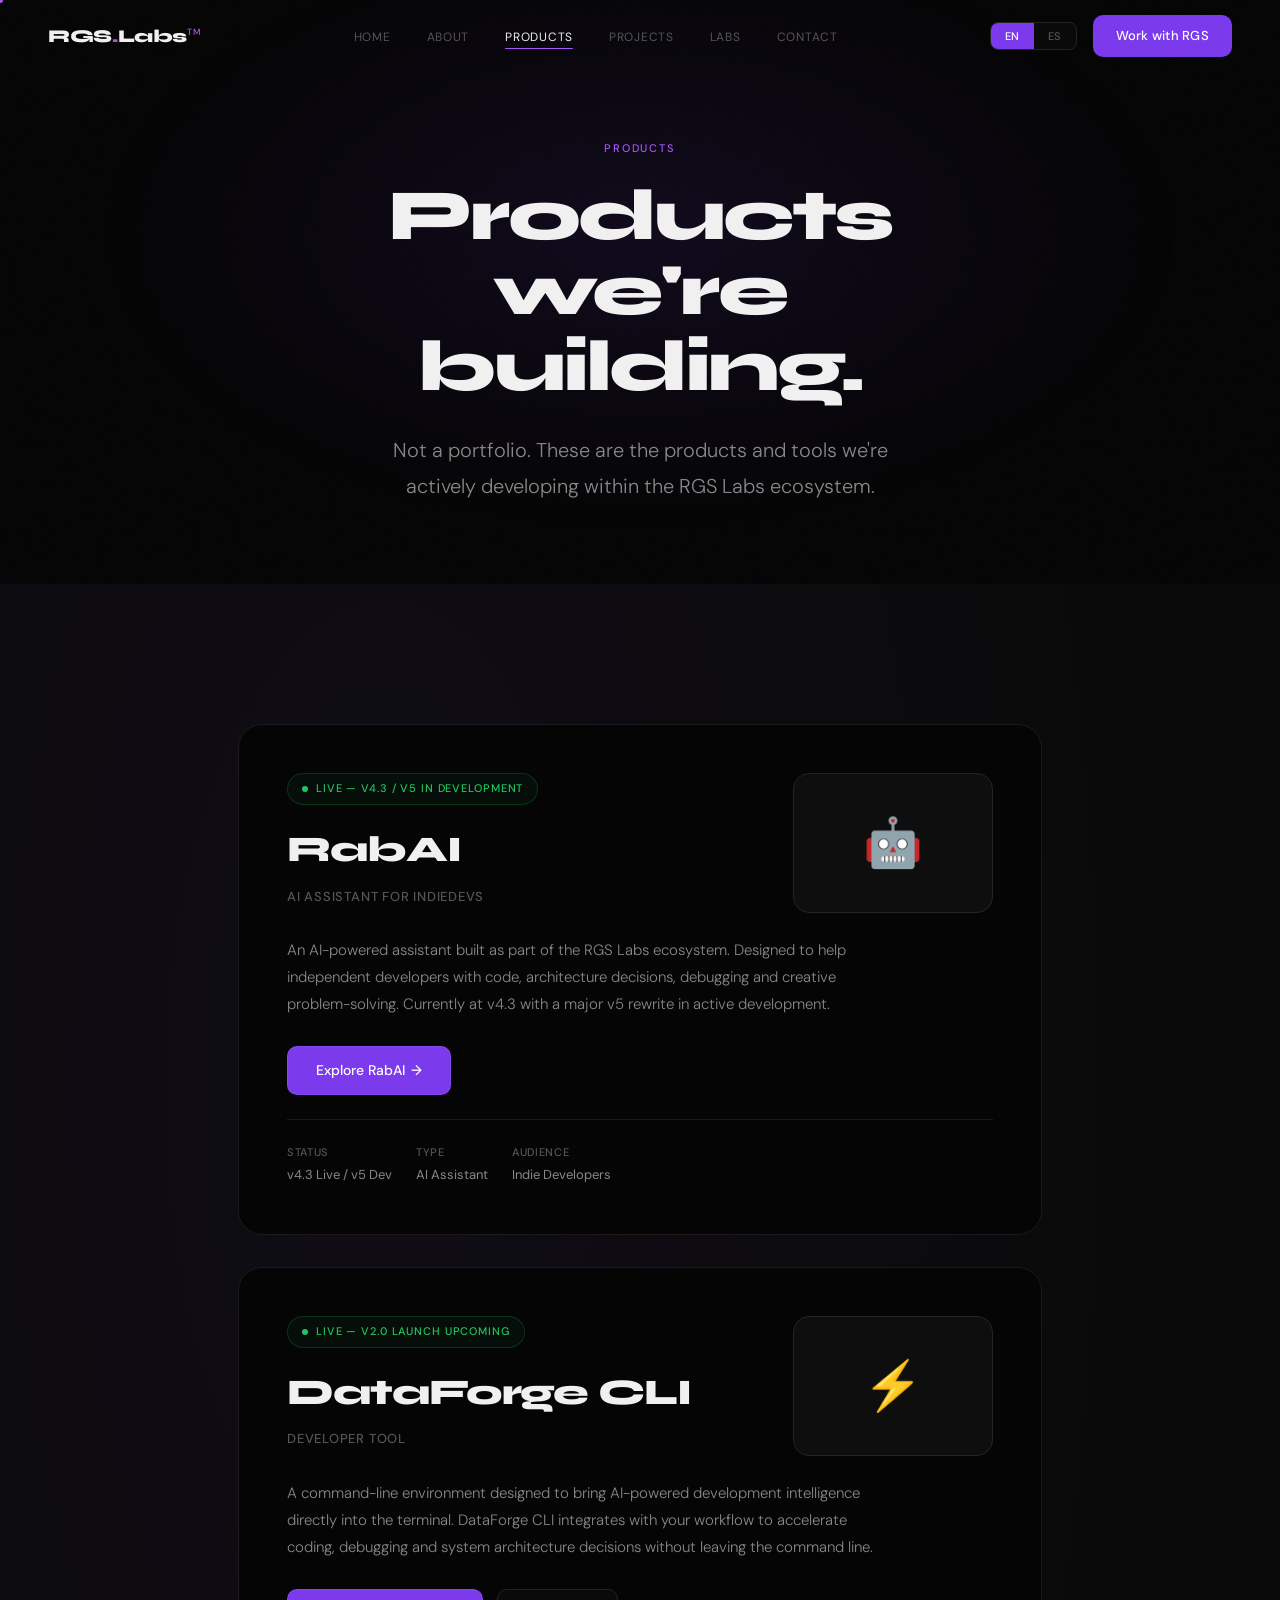
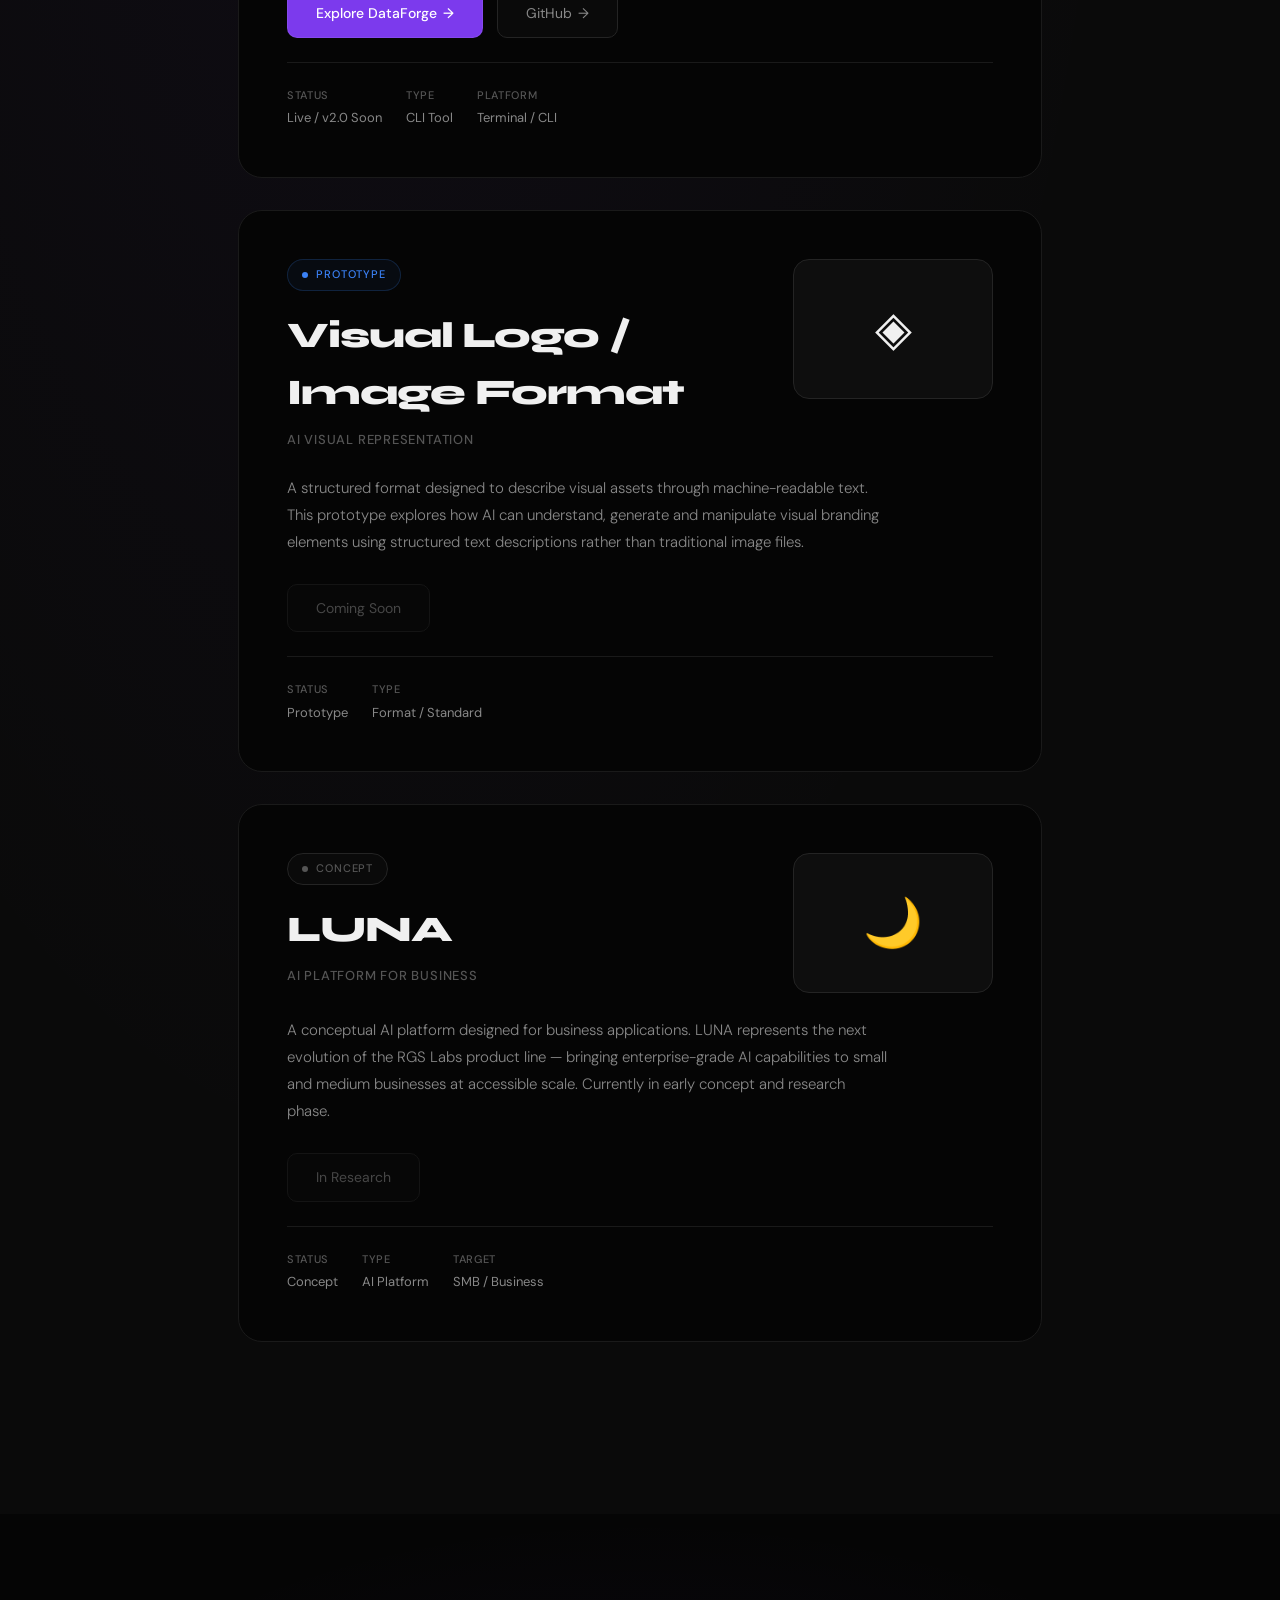
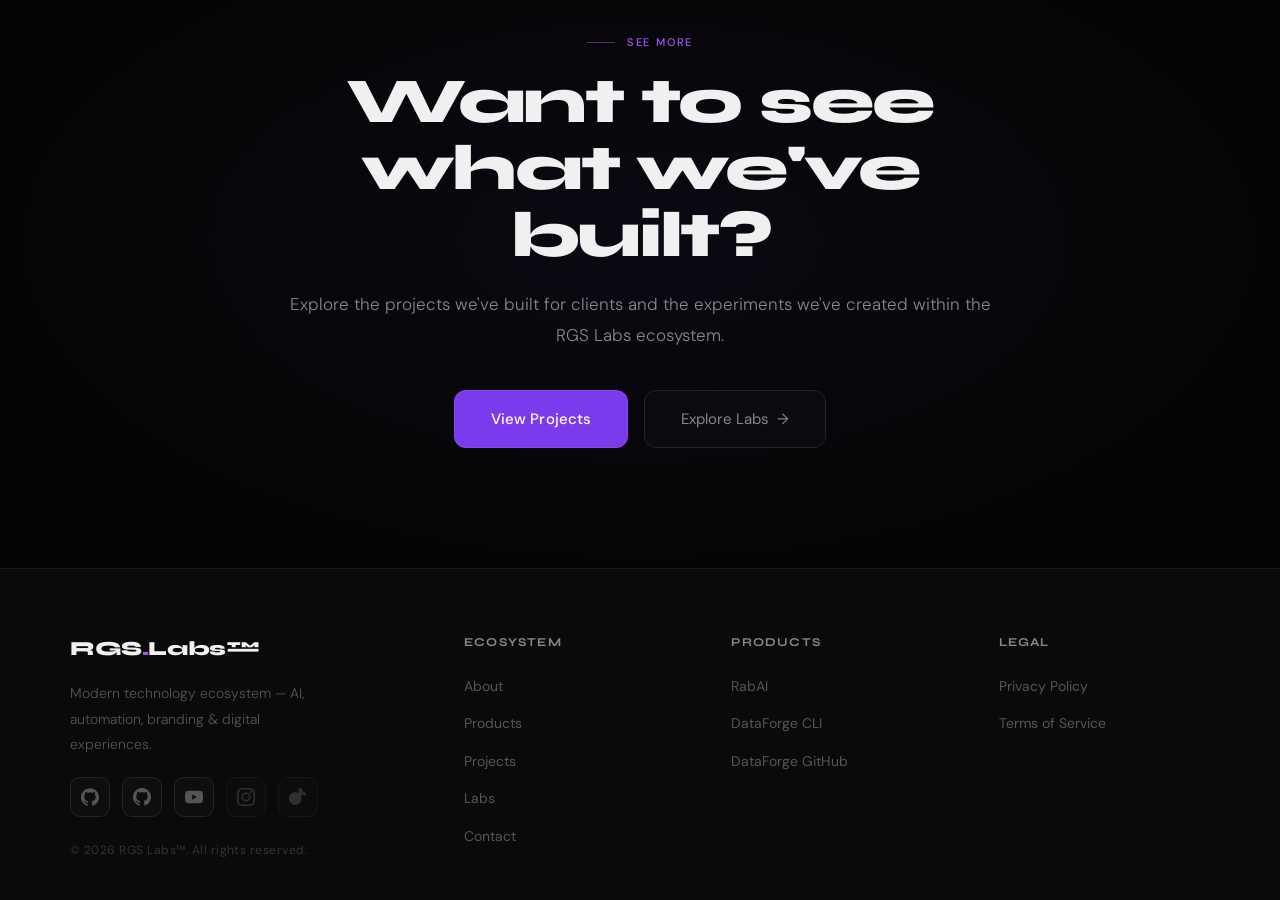
<file: products.html>
<!DOCTYPE html>
<html lang="en">
<head>
<meta charset="UTF-8"/>
<meta name="viewport" content="width=device-width,initial-scale=1.0"/>
<title>Products — RGS Labs™</title>
<meta name="description" content="Products we're building at RGS Labs™ — AI tools, developer utilities and experimental technology."/>
<meta property="og:title" content="Products — RGS Labs™"/>
<meta property="og:description" content="RabAI, DataForge CLI, Visual Logo Format and LUNA — the products of the RGS Labs ecosystem."/>
<link rel="canonical" href="https://rgslabs.github.io/RGS-Labs/products.html"/>
<link href="https://fonts.googleapis.com/css2?family=Syne:wght@400;500;600;700;800&family=DM+Sans:opsz,wght@9..40,300;9..40,400;9..40,500&display=swap" rel="stylesheet"/>
<link rel="stylesheet" href="styles.css"/>
<style>
/* ── PRODUCTS SPECIFIC ── */
.products-hero{min-height:60vh;display:flex;align-items:center;justify-content:center;text-align:center;padding:140px 48px 80px;position:relative;overflow:hidden}
.products-hero::before{content:'';position:absolute;inset:0;background:radial-gradient(ellipse at 50% 40%,rgba(124,58,237,.1),transparent 60%);pointer-events:none}
.products-hero-content{position:relative;z-index:2;max-width:800px}
.products-hero-label{font-size:11px;letter-spacing:.16em;text-transform:uppercase;color:var(--purple);font-weight:500;margin-bottom:20px}
.products-hero-title{font-family:var(--font-h);font-size:clamp(36px,6vw,72px);font-weight:800;line-height:1.05;letter-spacing:-.04em;margin-bottom:28px}
.products-hero-sub{font-size:clamp(16px,1.8vw,20px);color:var(--text2);max-width:560px;line-height:1.8;margin:0 auto;font-weight:300}

/* 3D Tilt Product Cards */
#products-list{background:var(--bg2);position:relative}
#products-list::before{content:'';position:absolute;inset:0;background:radial-gradient(ellipse at 30% 20%,rgba(124,58,237,.05),transparent 60%);pointer-events:none}
.products-container{max-width:900px;margin:0 auto;padding:0 48px}
.product-card{background:var(--bg);border:1px solid var(--border);border-radius:24px;padding:48px;transition:all .5s var(--ease-out);position:relative;overflow:hidden;margin-bottom:32px;cursor:none;transform-style:preserve-3d;perspective:1000px}
.product-card::before{content:'';position:absolute;top:0;left:0;right:0;height:2px;background:linear-gradient(90deg,transparent,var(--purple),transparent);opacity:0;transition:opacity .5s}
.product-card::after{content:'';position:absolute;inset:0;background:radial-gradient(600px circle at var(--spotlight-x,50%) var(--spotlight-y,50%),rgba(168,85,247,.08),transparent 50%);opacity:0;transition:opacity .4s;pointer-events:none}
.product-card:hover{border-color:var(--border2);background:var(--bg3);transform:translateY(-4px);box-shadow:0 32px 80px rgba(0,0,0,.5)}
.product-card:hover::before{opacity:1}
.product-card:hover::after{opacity:1}
.product-card-inner{position:relative;z-index:2;transform-style:preserve-3d;transition:transform .15s ease-out}
.product-header{display:flex;align-items:flex-start;justify-content:space-between;gap:24px;margin-bottom:24px;flex-wrap:wrap}
.product-info{flex:1}
.product-status{display:inline-flex;align-items:center;gap:8px;font-size:11px;letter-spacing:.08em;text-transform:uppercase;margin-bottom:16px;font-weight:500;padding:6px 14px;border-radius:100px;border:1px solid var(--border2);background:var(--bg2)}
.product-status .dot{width:6px;height:6px;border-radius:50%;position:relative}
.product-status .dot.pulse{animation:statusPulse 2s ease-in-out infinite}
.product-status.live{color:#22c55e;border-color:rgba(34,197,94,.2);background:rgba(34,197,94,.05)}
.product-status.live .dot{background:#22c55e}
.product-status.dev{color:#f59e0b;border-color:rgba(245,158,11,.2);background:rgba(245,158,11,.05)}
.product-status.dev .dot{background:#f59e0b}
.product-status.proto{color:#3b82f6;border-color:rgba(59,130,246,.2);background:rgba(59,130,246,.05)}
.product-status.proto .dot{background:#3b82f6}
.product-status.concept{color:var(--text3);border-color:var(--border2)}
.product-status.concept .dot{background:var(--text3)}
.product-title{font-family:var(--font-h);font-size:clamp(24px,3vw,36px);font-weight:800;color:var(--text);letter-spacing:-.03em;margin-bottom:8px}
.product-type{font-size:13px;color:var(--text3);letter-spacing:.06em;text-transform:uppercase;font-weight:500}
.product-desc{font-size:15px;color:var(--text2);line-height:1.8;margin-bottom:28px;font-weight:300;max-width:600px}
.product-actions{display:flex;gap:14px;flex-wrap:wrap}
.product-link-primary{background:var(--purple2);color:#fff;padding:12px 28px;border-radius:10px;font-size:14px;font-weight:500;text-decoration:none;font-family:var(--font-b);transition:all .3s var(--ease-out);cursor:none;display:inline-flex;align-items:center;gap:6px;border:1px solid rgba(255,255,255,.08)}
.product-link-primary:hover{transform:translateY(-2px);box-shadow:0 12px 40px rgba(124,58,237,.4)}
.product-link-secondary{border:1px solid var(--border2);color:var(--text2);padding:12px 28px;border-radius:10px;font-size:14px;text-decoration:none;font-family:var(--font-b);transition:all .3s var(--ease-out);cursor:none;background:var(--bg2);display:inline-flex;align-items:center;gap:6px}
.product-link-secondary:hover{border-color:var(--border3);color:var(--text);background:var(--bg3)}
.product-preview{width:200px;height:140px;border-radius:16px;background:var(--bg3);border:1px solid var(--border2);display:flex;align-items:center;justify-content:center;font-size:48px;flex-shrink:0;position:relative;overflow:hidden;transition:all .4s var(--ease-out)}
.product-card:hover .product-preview{border-color:var(--border3);transform:scale(1.02);box-shadow:0 16px 48px rgba(0,0,0,.3)}
.product-preview-glow{position:absolute;inset:0;background:radial-gradient(ellipse at center,rgba(168,85,247,.15),transparent 70%);opacity:0;transition:opacity .4s}
.product-card:hover .product-preview-glow{opacity:1}
.product-meta{display:flex;gap:24px;margin-top:24px;padding-top:24px;border-top:1px solid var(--border);flex-wrap:wrap}
.product-meta-item{display:flex;flex-direction:column;gap:4px}
.product-meta-label{font-size:11px;color:var(--text3);letter-spacing:.06em;text-transform:uppercase;font-weight:500}
.product-meta-value{font-size:13px;color:var(--text2);font-weight:400}

/* Stacked Cards Effect */
.product-card.stacked{position:sticky;top:100px;margin-bottom:40px;transform-origin:center top}
.product-card.stacked:nth-child(1){z-index:4}
.product-card.stacked:nth-child(2){z-index:3;transform:scale(.98);opacity:.95}
.product-card.stacked:nth-child(3){z-index:2;transform:scale(.96);opacity:.9}
.product-card.stacked:nth-child(4){z-index:1;transform:scale(.94);opacity:.85}

@media(max-width:768px){
  .product-header{flex-direction:column}
  .product-preview{width:100%;height:180px}
  .products-container{padding:0 20px}
  .product-card{padding:32px 24px}
}
</style>
</head>
<body>
<div class="cursor-dot" id="cursorDot"></div>
<div class="page-transition" id="pageTransition"><div class="page-transition-logo">RGS<span>.</span>Labs™</div></div>

<div class="modal-overlay" id="modalOverlay" onclick="closeModal(event)">
  <div class="modal-box"><div class="modal-header"><div class="modal-title" id="modalTitle"></div><button class="modal-close" onclick="closeAllModals()">✕</button></div><div id="modalContent"></div></div>
</div>

<nav id="mainNav">
  <a href="index.html" class="nav-logo">
    <div class="nav-logo-text">RGS<span>.</span>Labs<sup class="nav-logo-sup">TM</sup></div>
  </a>
  <ul class="nav-links">
    <li><a href="index.html" data-en="Home" data-es="Inicio">Home</a></li>
    <li><a href="about.html" data-en="About" data-es="About">About</a></li>
    <li><a href="products.html" class="active" data-en="Products" data-es="Products">Products</a></li>
    <li><a href="projects.html" data-en="Projects" data-es="Projects">Projects</a></li>
    <li><a href="labs.html" data-en="Labs" data-es="Labs">Labs</a></li>
    <li><a href="contact.html" data-en="Contact" data-es="Contact">Contact</a></li>
  </ul>
  <div class="nav-right">
    <div class="lang-toggle">
      <button class="lang-btn active" id="btnEN" onclick="setLang('en')">EN</button>
      <button class="lang-btn" id="btnES" onclick="setLang('es')">ES</button>
    </div>
    <a href="https://rgslabs.github.io/RGS-Labs-Landing-Page/" class="nav-cta" target="_blank" rel="noopener" data-en="Work with RGS" data-es="Work with RGS">Work with RGS</a>
  </div>
</nav>

<!-- ════════════════════════════════════════
     PRODUCTS HERO
     ════════════════════════════════════════ -->
<section class="products-hero">
  <div class="products-hero-content">
    <div class="products-hero-label reveal" data-en="Products" data-es="Productos">Products</div>
    <h1 class="products-hero-title reveal" data-en="Products we're<br>building." data-es="Productos que<br>estamos construyendo.">Products we're<br>building.</h1>
    <p class="products-hero-sub reveal" data-en="Not a portfolio. These are the products and tools we're actively developing within the RGS Labs ecosystem." data-es="No es un portafolio. Estos son los productos y herramientas que estamos desarrollando activamente dentro del ecosistema RGS Labs.">Not a portfolio. These are the products and tools we're actively developing within the RGS Labs ecosystem.</p>
  </div>
</section>

<!-- ════════════════════════════════════════
     PRODUCTS LIST — 3D TILT CARDS
     ════════════════════════════════════════ -->
<section id="products-list">
  <div class="products-container">
    <!-- RabAI -->
    <div class="product-card reveal stagger-1" data-tilt>
      <div class="product-card-inner">
        <div class="product-header">
          <div class="product-info">
            <div class="product-status live"><span class="dot pulse"></span><span data-en="LIVE — v4.3 / v5 IN DEVELOPMENT" data-es="EN VIVO — v4.3 / v5 EN DESARROLLO">LIVE — v4.3 / v5 IN DEVELOPMENT</span></div>
            <div class="product-title">RabAI</div>
            <div class="product-type" data-en="AI Assistant for IndieDevs" data-es="Asistente de IA para IndieDevs">AI Assistant for IndieDevs</div>
          </div>
          <div class="product-preview">
            <div class="product-preview-glow"></div>
            <span style="position:relative;z-index:2">🤖</span>
          </div>
        </div>
        <div class="product-desc" data-en="An AI-powered assistant built as part of the RGS Labs ecosystem. Designed to help independent developers with code, architecture decisions, debugging and creative problem-solving. Currently at v4.3 with a major v5 rewrite in active development." data-es="Un asistente impulsado por IA construido como parte del ecosistema RGS Labs. Diseñado para ayudar a desarrolladores independientes con código, decisiones de arquitectura, depuración y resolución creativa de problemas. Actualmente en v4.3 con una reescritura mayor v5 en desarrollo activo.">An AI-powered assistant built as part of the RGS Labs ecosystem. Designed to help independent developers with code, architecture decisions, debugging and creative problem-solving. Currently at v4.3 with a major v5 rewrite in active development.</div>
        <div class="product-actions">
          <a href="https://rab-ai-repository.vercel.app/" target="_blank" rel="noopener" class="product-link-primary" data-en="Explore RabAI →" data-es="Explorar RabAI →">Explore RabAI <span class="btn-arrow">→</span></a>
        </div>
        <div class="product-meta">
          <div class="product-meta-item">
            <div class="product-meta-label" data-en="Status" data-es="Estado">Status</div>
            <div class="product-meta-value" data-en="v4.3 Live / v5 Dev" data-es="v4.3 En Vivo / v5 Dev">v4.3 Live / v5 Dev</div>
          </div>
          <div class="product-meta-item">
            <div class="product-meta-label" data-en="Type" data-es="Tipo">Type</div>
            <div class="product-meta-value">AI Assistant</div>
          </div>
          <div class="product-meta-item">
            <div class="product-meta-label" data-en="Audience" data-es="Audiencia">Audience</div>
            <div class="product-meta-value" data-en="Indie Developers" data-es="Desarrolladores Indie">Indie Developers</div>
          </div>
        </div>
      </div>
    </div>

    <!-- DataForge CLI -->
    <div class="product-card reveal stagger-2" data-tilt>
      <div class="product-card-inner">
        <div class="product-header">
          <div class="product-info">
            <div class="product-status live"><span class="dot pulse"></span><span data-en="LIVE — v2.0 LAUNCH UPCOMING" data-es="EN VIVO — v2.0 PRÓXIMO LANZAMIENTO">LIVE — v2.0 LAUNCH UPCOMING</span></div>
            <div class="product-title">DataForge CLI</div>
            <div class="product-type" data-en="Developer Tool" data-es="Herramienta para Desarrolladores">Developer Tool</div>
          </div>
          <div class="product-preview">
            <div class="product-preview-glow"></div>
            <span style="position:relative;z-index:2">⚡</span>
          </div>
        </div>
        <div class="product-desc" data-en="A command-line environment designed to bring AI-powered development intelligence directly into the terminal. DataForge CLI integrates with your workflow to accelerate coding, debugging and system architecture decisions without leaving the command line." data-es="Un entorno de línea de comandos diseñado para llevar inteligencia de desarrollo impulsada por IA directamente a la terminal. DataForge CLI se integra con tu flujo de trabajo para acelerar la codificación, depuración y decisiones de arquitectura de sistemas sin salir de la línea de comandos.">A command-line environment designed to bring AI-powered development intelligence directly into the terminal. DataForge CLI integrates with your workflow to accelerate coding, debugging and system architecture decisions without leaving the command line.</div>
        <div class="product-actions">
          <a href="https://rabbitgamesdev.github.io/DataForge-CLI_Website/" target="_blank" rel="noopener" class="product-link-primary" data-en="Explore DataForge →" data-es="Explorar DataForge →">Explore DataForge <span class="btn-arrow">→</span></a>
          <a href="https://github.com/RabbitGamesDev/DataForge-CLI" target="_blank" rel="noopener" class="product-link-secondary" data-en="GitHub →" data-es="GitHub →">GitHub <span class="btn-arrow">→</span></a>
        </div>
        <div class="product-meta">
          <div class="product-meta-item">
            <div class="product-meta-label" data-en="Status" data-es="Estado">Status</div>
            <div class="product-meta-value" data-en="Live / v2.0 Soon" data-es="En Vivo / v2.0 Pronto">Live / v2.0 Soon</div>
          </div>
          <div class="product-meta-item">
            <div class="product-meta-label" data-en="Type" data-es="Tipo">Type</div>
            <div class="product-meta-value">CLI Tool</div>
          </div>
          <div class="product-meta-item">
            <div class="product-meta-label" data-en="Platform" data-es="Plataforma">Platform</div>
            <div class="product-meta-value">Terminal / CLI</div>
          </div>
        </div>
      </div>
    </div>

    <!-- Visual Logo Format -->
    <div class="product-card reveal stagger-3" data-tilt>
      <div class="product-card-inner">
        <div class="product-header">
          <div class="product-info">
            <div class="product-status proto"><span class="dot"></span><span data-en="PROTOTYPE" data-es="PROTOTIPO">PROTOTYPE</span></div>
            <div class="product-title">Visual Logo / Image Format</div>
            <div class="product-type" data-en="AI Visual Representation" data-es="Representación Visual de IA">AI Visual Representation</div>
          </div>
          <div class="product-preview">
            <div class="product-preview-glow"></div>
            <span style="position:relative;z-index:2">◈</span>
          </div>
        </div>
        <div class="product-desc" data-en="A structured format designed to describe visual assets through machine-readable text. This prototype explores how AI can understand, generate and manipulate visual branding elements using structured text descriptions rather than traditional image files." data-es="Un formato estructurado diseñado para describir activos visuales a través de texto legible por máquinas. Este prototipo explora cómo la IA puede entender, generar y manipular elementos de marca visual usando descripciones de texto estructuradas en lugar de archivos de imagen tradicionales.">A structured format designed to describe visual assets through machine-readable text. This prototype explores how AI can understand, generate and manipulate visual branding elements using structured text descriptions rather than traditional image files.</div>
        <div class="product-actions">
          <span class="product-link-secondary" style="opacity:.5;cursor:default" data-en="Coming Soon" data-es="Próximamente">Coming Soon</span>
        </div>
        <div class="product-meta">
          <div class="product-meta-item">
            <div class="product-meta-label" data-en="Status" data-es="Estado">Status</div>
            <div class="product-meta-value">Prototype</div>
          </div>
          <div class="product-meta-item">
            <div class="product-meta-label" data-en="Type" data-es="Tipo">Type</div>
            <div class="product-meta-value" data-en="Format / Standard" data-es="Formato / Estándar">Format / Standard</div>
          </div>
        </div>
      </div>
    </div>

    <!-- LUNA -->
    <div class="product-card reveal stagger-4" data-tilt>
      <div class="product-card-inner">
        <div class="product-header">
          <div class="product-info">
            <div class="product-status concept"><span class="dot"></span><span data-en="CONCEPT" data-es="CONCEPTO">CONCEPT</span></div>
            <div class="product-title">LUNA</div>
            <div class="product-type" data-en="AI Platform for Business" data-es="Plataforma de IA para Negocios">AI Platform for Business</div>
          </div>
          <div class="product-preview">
            <div class="product-preview-glow"></div>
            <span style="position:relative;z-index:2">🌙</span>
          </div>
        </div>
        <div class="product-desc" data-en="A conceptual AI platform designed for business applications. LUNA represents the next evolution of the RGS Labs product line — bringing enterprise-grade AI capabilities to small and medium businesses at accessible scale. Currently in early concept and research phase." data-es="Una plataforma de IA conceptual diseñada para aplicaciones empresariales. LUNA representa la siguiente evolución de la línea de productos RGS Labs — trayendo capacidades de IA de nivel empresarial a pequeñas y medianas empresas a escala accesible. Actualmente en fase temprana de concepto e investigación.">A conceptual AI platform designed for business applications. LUNA represents the next evolution of the RGS Labs product line — bringing enterprise-grade AI capabilities to small and medium businesses at accessible scale. Currently in early concept and research phase.</div>
        <div class="product-actions">
          <span class="product-link-secondary" style="opacity:.5;cursor:default" data-en="In Research" data-es="En Investigación">In Research</span>
        </div>
        <div class="product-meta">
          <div class="product-meta-item">
            <div class="product-meta-label" data-en="Status" data-es="Estado">Status</div>
            <div class="product-meta-value">Concept</div>
          </div>
          <div class="product-meta-item">
            <div class="product-meta-label" data-en="Type" data-es="Tipo">Type</div>
            <div class="product-meta-value">AI Platform</div>
          </div>
          <div class="product-meta-item">
            <div class="product-meta-label" data-en="Target" data-es="Objetivo">Target</div>
            <div class="product-meta-value" data-en="SMB / Business" data-es="PYME / Negocios">SMB / Business</div>
          </div>
        </div>
      </div>
    </div>
  </div>
</section>

<!-- ════════════════════════════════════════
     CTA STRIP
     ════════════════════════════════════════ -->
<section id="cta-strip">
  <div class="cta-strip-inner">
    <div class="sec-label reveal" style="justify-content:center" data-en="See More" data-es="Ver Más">See More</div>
    <h2 class="sec-title reveal" data-en="Want to see<br>what we've built?" data-es="¿Quieres ver<br>lo que hemos construido?">Want to see<br>what we've built?</h2>
    <p class="reveal" data-en="Explore the projects we've built for clients and the experiments we've created within the RGS Labs ecosystem." data-es="Explora los proyectos que hemos construido para clientes y los experimentos que hemos creado dentro del ecosistema RGS Labs.">Explore the projects we've built for clients and the experiments we've created within the RGS Labs ecosystem.</p>
    <div class="hero-actions reveal">
      <a href="projects.html" class="btn-primary" data-en="View Projects" data-es="Ver Proyectos">View Projects</a>
      <a href="labs.html" class="btn-ghost" data-en="Explore Labs →" data-es="Explorar Labs →">Explore Labs <span class="btn-arrow">→</span></a>
    </div>
  </div>
</section>

<!-- ════════════════════════════════════════
     FOOTER
     ════════════════════════════════════════ -->
<footer>
  <div class="footer-inner">
    <div class="footer-brand">
      <div class="footer-logo-text">RGS<span>.</span>Labs™</div>
      <div class="footer-tagline" data-en="Modern technology ecosystem — AI, automation, branding & digital experiences." data-es="Ecosistema tecnológico moderno — IA, automatización, branding y experiencias digitales.">Modern technology ecosystem — AI, automation, branding & digital experiences.</div>
      <div class="footer-socials">
        <a href="https://github.com/RabbitGamesDev" target="_blank" rel="noopener" class="social-link" title="GitHub"><svg viewBox="0 0 24 24"><path d="M12 .297c-6.63 0-12 5.373-12 12 0 5.303 3.438 9.8 8.205 11.385.6.113.82-.258.82-.577 0-.285-.01-1.04-.015-2.04-3.338.724-4.042-1.61-4.042-1.61C4.422 18.07 3.633 17.7 3.633 17.7c-1.087-.744.084-.729.084-.729 1.205.084 1.838 1.236 1.838 1.236 1.07 1.835 2.809 1.305 3.495.998.108-.776.417-1.305.76-1.605-2.665-.3-5.466-1.332-5.466-5.93 0-1.31.465-2.38 1.235-3.22-.135-.303-.54-1.523.105-3.176 0 0 1.005-.322 3.3 1.23.96-.267 1.98-.399 3-.405 1.02.006 2.04.138 3 .405 2.28-1.552 3.285-1.23 3.285-1.23.645 1.653.24 2.873.12 3.176.765.84 1.23 1.91 1.23 3.22 0 4.61-2.805 5.625-5.475 5.92.42.36.81 1.096.81 2.22 0 1.606-.015 2.896-.015 3.286 0 .315.21.69.825.57C20.565 22.092 24 17.592 24 12.297c0-6.627-5.373-12-12-12"/></svg></a>
        <a href="https://github.com/RGSLabs" target="_blank" rel="noopener" class="social-link" title="GitHub Clients"><svg viewBox="0 0 24 24"><path d="M12 0c-6.626 0-12 5.373-12 12 0 5.302 3.438 9.8 8.207 11.387.599.111.793-.261.793-.577v-2.234c-3.338.726-4.033-1.416-4.033-1.416-.546-1.387-1.333-1.756-1.333-1.756-1.089-.745.083-.729.083-.729 1.205.084 1.839 1.237 1.839 1.237 1.07 1.834 2.807 1.304 3.492.997.107-.775.418-1.305.762-1.604-2.665-.305-5.467-1.334-5.467-5.931 0-1.311.469-2.381 1.236-3.221-.124-.303-.535-1.524.117-3.176 0 0 1.008-.322 3.301 1.23.957-.276 1.983-.413 3.005-.413s2.048.137 3.006.413c2.29-1.552 3.297-1.23 3.297-1.23.653 1.653.242 2.874.118 3.176.77.84 1.235 1.911 1.235 3.221 0 4.609-2.807 5.624-5.479 5.921.43.372.823 1.102.823 2.222v3.293c0 .319.192.694.801.576 4.765-1.589 8.199-6.086 8.199-11.386 0-6.627-5.373-12-12-12z"/></svg></a>
        <a href="https://www.youtube.com/@RGS_Labs" target="_blank" rel="noopener" class="social-link" title="YouTube"><svg viewBox="0 0 24 24"><path d="M23.495 6.205a3.007 3.007 0 0 0-2.088-2.088c-1.87-.501-9.396-.501-9.396-.501s-7.507-.01-9.396.501A3.007 3.007 0 0 0 .527 6.205a31.247 31.247 0 0 0-.522 5.805 31.247 31.247 0 0 0 .522 5.783 3.007 3.007 0 0 0 2.088 2.088c1.868.502 9.396.502 9.396.502s7.506 0 9.396-.502a3.007 3.007 0 0 0 2.088-2.088 31.247 31.247 0 0 0 .5-5.783 31.247 31.247 0 0 0-.5-5.805zM9.609 15.601V8.408l6.264 3.602z"/></svg></a>
        <a href="#" class="social-link" title="Instagram (coming soon)" style="opacity:.5"><svg viewBox="0 0 24 24"><path d="M12 2.163c3.204 0 3.584.012 4.85.07 3.252.148 4.771 1.691 4.919 4.919.058 1.265.069 1.645.069 4.849 0 3.205-.012 3.584-.069 4.849-.149 3.225-1.664 4.771-4.919 4.919-1.266.058-1.644.07-4.85.07-3.204 0-3.584-.012-4.849-.07-3.26-.149-4.771-1.699-4.919-4.92-.058-1.265-.07-1.644-.07-4.849 0-3.204.013-3.583.07-4.849.149-3.227 1.664-4.771 4.919-4.919 1.266-.057 1.645-.069 4.849-.069zM12 0C8.741 0 8.333.014 7.053.072 2.695.272.273 2.69.073 7.052.014 8.333 0 8.741 0 12c0 3.259.014 3.668.072 4.948.2 4.358 2.618 6.78 6.98 6.98C8.333 23.986 8.741 24 12 24c3.259 0 3.668-.014 4.948-.072 4.354-.2 6.782-2.618 6.979-6.98.059-1.28.073-1.689.073-4.948 0-3.259-.014-3.667-.072-4.947-.196-4.354-2.617-6.78-6.979-6.98C15.668.014 15.259 0 12 0zm0 5.838a6.162 6.162 0 1 0 0 12.324 6.162 6.162 0 0 0 0-12.324zM12 16a4 4 0 1 1 0-8 4 4 0 0 1 0 8zm6.406-11.845a1.44 1.44 0 1 0 0 2.881 1.44 1.44 0 0 0 0-2.881z"/></svg></a>
        <a href="#" class="social-link" title="TikTok (coming soon)" style="opacity:.5"><svg viewBox="0 0 24 24"><path d="M12.525.02c1.31-.02 2.61-.01 3.91-.02.08 1.53.63 3.09 1.75 4.17 1.12 1.11 2.7 1.62 4.24 1.79v4.03c-1.44-.05-2.89-.35-4.2-.97-.57-.26-1.1-.59-1.62-.93v6.16c0 2.52-1.14 4.88-3.08 6.45-2.53 2.06-6.04 2.36-8.92.88-2.89-1.48-4.67-4.6-4.53-7.93.13-3.34 2.16-6.28 5.25-7.5 2.43-.95 5.23-.76 7.5.52V.02h.01z"/></svg></a>
      </div>
      <div class="footer-copy">© 2026 RGS Labs™. All rights reserved.</div>
    </div>
    <div class="footer-col">
      <h4 data-en="Ecosystem" data-es="Ecosistema">Ecosystem</h4>
      <ul>
        <li><a href="about.html" data-en="About" data-es="About">About</a></li>
        <li><a href="products.html" data-en="Products" data-es="Products">Products</a></li>
        <li><a href="projects.html" data-en="Projects" data-es="Projects">Projects</a></li>
        <li><a href="labs.html" data-en="Labs" data-es="Labs">Labs</a></li>
        <li><a href="contact.html" data-en="Contact" data-es="Contact">Contact</a></li>
      </ul>
    </div>
    <div class="footer-col">
      <h4 data-en="Products" data-es="Productos">Products</h4>
      <ul>
        <li><a href="https://rab-ai-repository.vercel.app/" target="_blank" rel="noopener">RabAI</a></li>
        <li><a href="https://rabbitgamesdev.github.io/DataForge-CLI_Website/" target="_blank" rel="noopener">DataForge CLI</a></li>
        <li><a href="https://github.com/RabbitGamesDev/DataForge-CLI" target="_blank" rel="noopener">DataForge GitHub</a></li>
      </ul>
    </div>
    <div class="footer-col">
      <h4 data-en="Legal" data-es="Legal">Legal</h4>
      <ul>
        <li><a onclick="openModal('privacy')" data-en="Privacy Policy" data-es="Privacy Policy">Privacy Policy</a></li>
        <li><a onclick="openModal('terms')" data-en="Terms of Service" data-es="Terms of Service">Terms of Service</a></li>
      </ul>
    </div>
  </div>
</footer>

<script src="scripts.js"></script>
<script>
// 3D Tilt Effect for Product Cards
(function(){
  const cards = document.querySelectorAll('[data-tilt]');
  cards.forEach(card => {
    const inner = card.querySelector('.product-card-inner');
    if(!inner) return;
    card.addEventListener('mousemove', e => {
      const rect = card.getBoundingClientRect();
      const x = e.clientX - rect.left;
      const y = e.clientY - rect.top;
      const cx = rect.width / 2;
      const cy = rect.height / 2;
      const dx = (x - cx) / cx;
      const dy = (y - cy) / cy;
      const rotateX = dy * -4;
      const rotateY = dx * 4;
      inner.style.transform = `rotateX(${rotateX}deg) rotateY(${rotateY}deg) translateZ(20px)`;
      // Move inner content slightly opposite
      const content = inner.querySelectorAll('.product-title, .product-desc, .product-actions');
      content.forEach(el => {
        el.style.transform = `translateX(${dx * -3}px) translateY(${dy * -3}px)`;
      });
    });
    card.addEventListener('mouseleave', () => {
      inner.style.transform = 'rotateX(0) rotateY(0) translateZ(0)';
      const content = inner.querySelectorAll('.product-title, .product-desc, .product-actions');
      content.forEach(el => { el.style.transform = 'translateX(0) translateY(0)'; });
    });
  });
})();
</script>
</body>
</html>
</file>
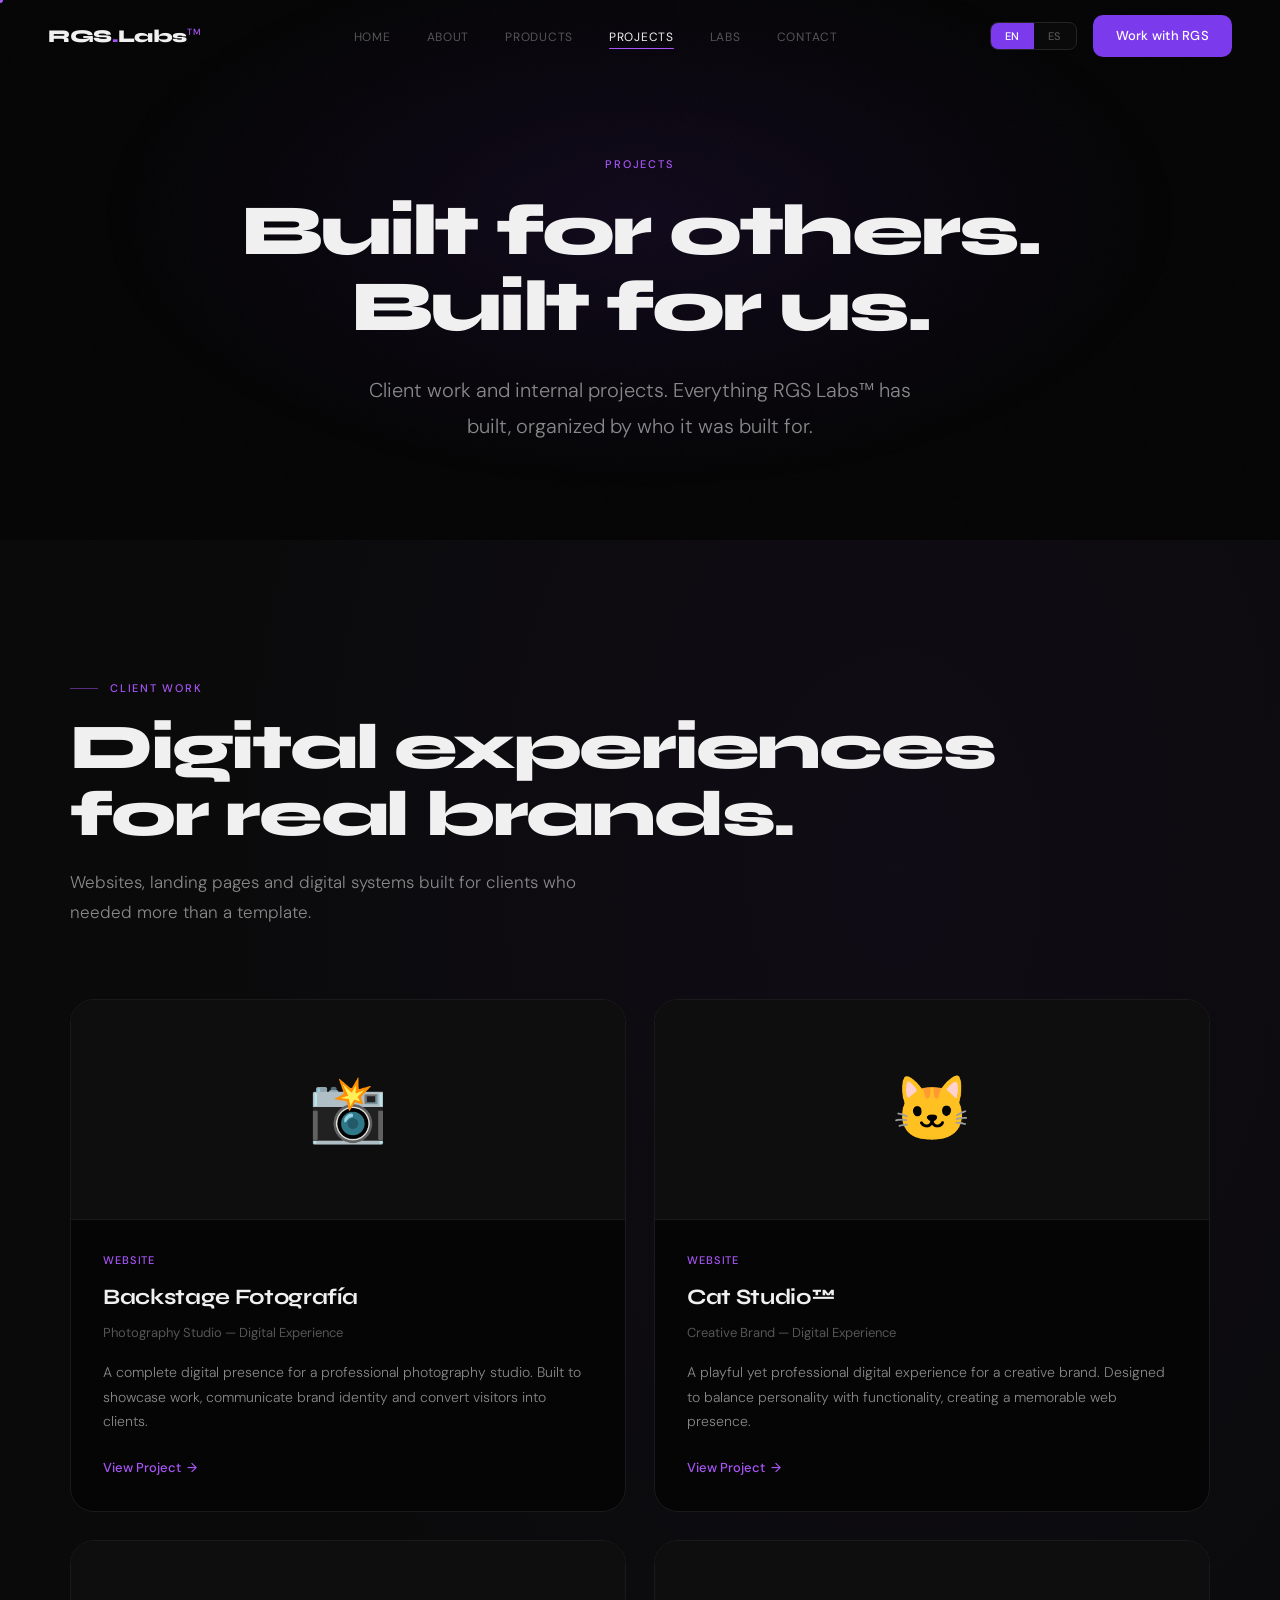
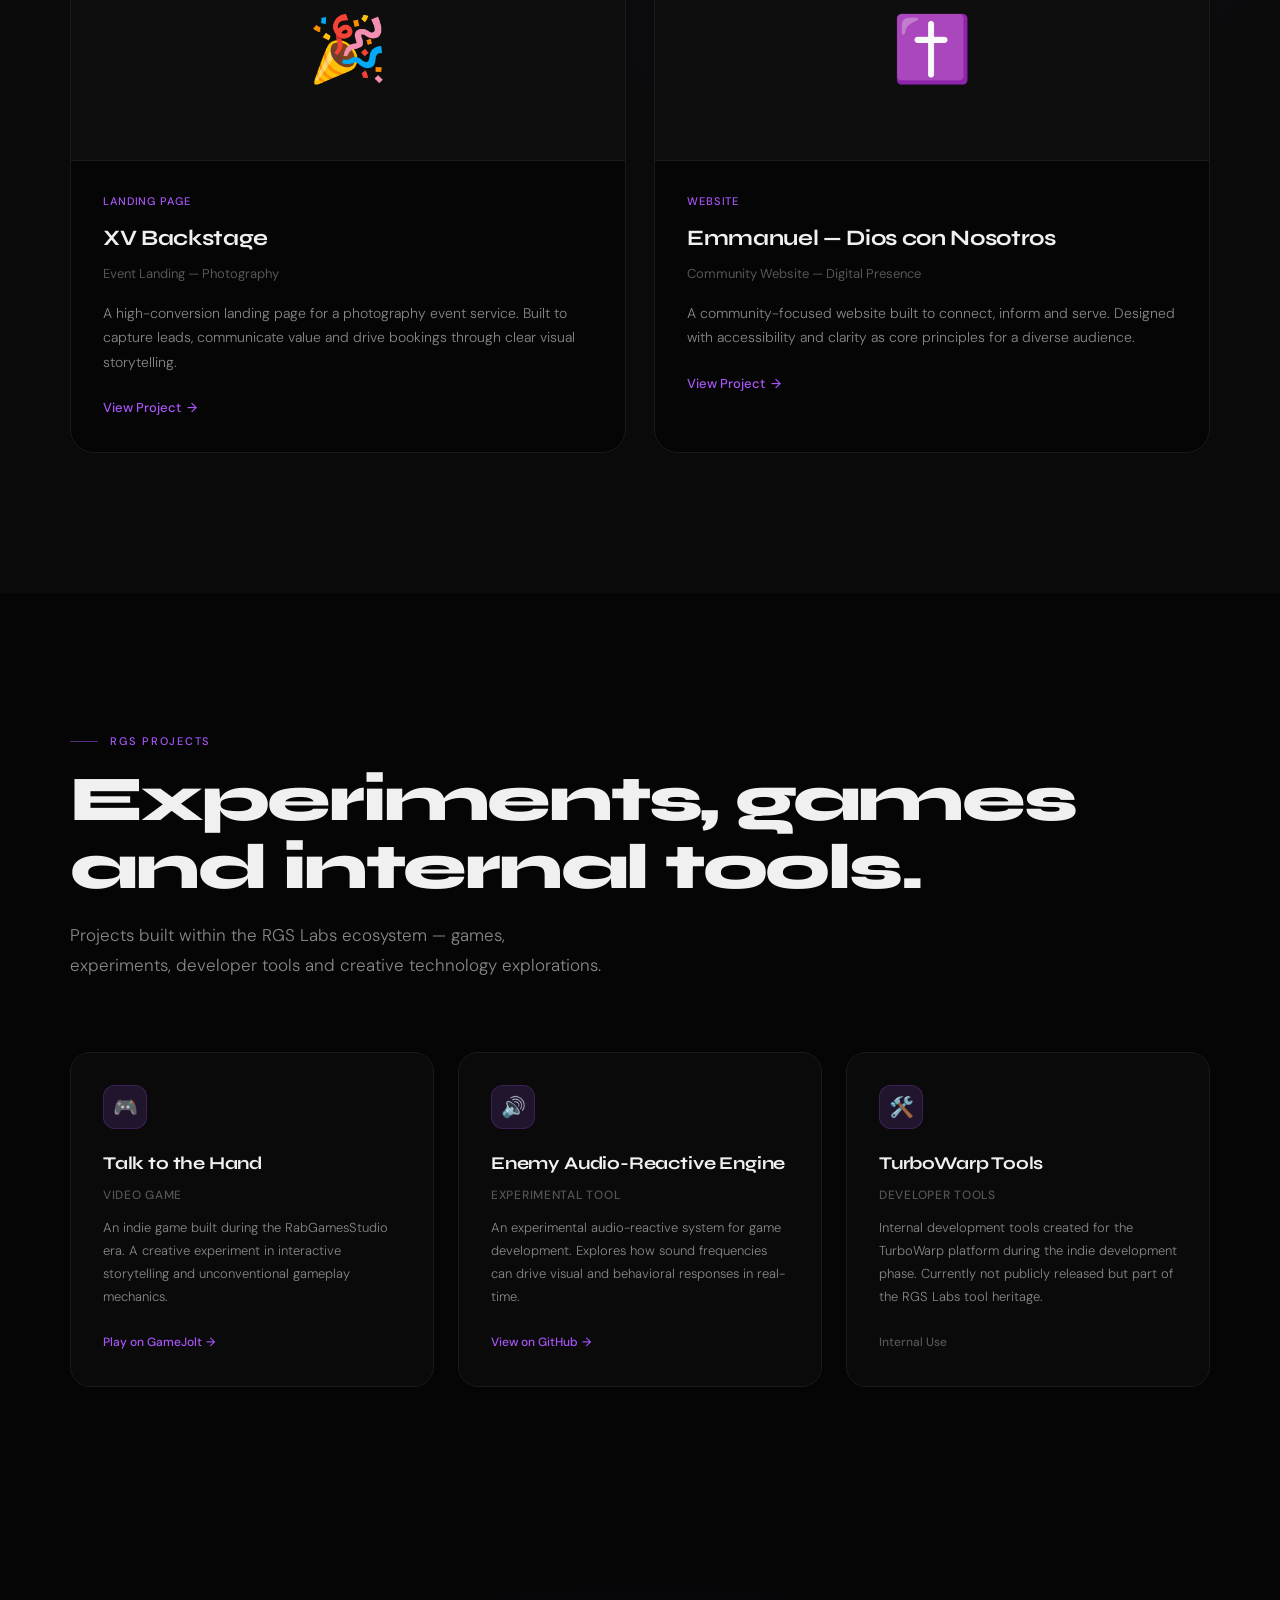
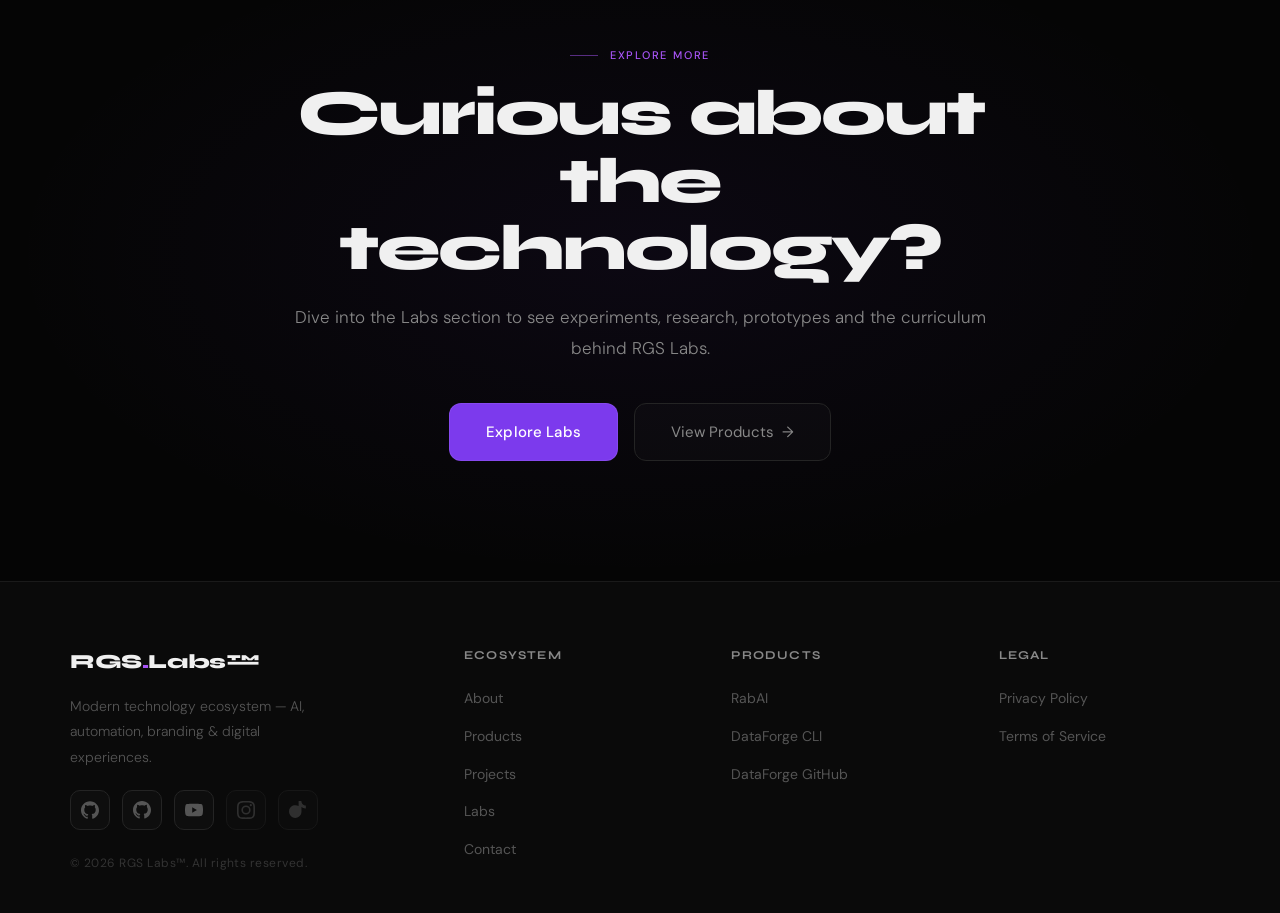
<file: projects.html>
<!DOCTYPE html>
<html lang="en">
<head>
<meta charset="UTF-8"/>
<meta name="viewport" content="width=device-width,initial-scale=1.0"/>
<title>Projects — RGS Labs™</title>
<meta name="description" content="Projects built by RGS Labs™ — client work, digital experiences, games and experimental technology."/>
<meta property="og:title" content="Projects — RGS Labs™"/>
<meta property="og:description" content="Client websites, games, experiments and tools built by the RGS Labs ecosystem."/>
<link rel="canonical" href="https://rgslabs.github.io/RGS-Labs/projects.html"/>
<link href="https://fonts.googleapis.com/css2?family=Syne:wght@400;500;600;700;800&family=DM+Sans:opsz,wght@9..40,300;9..40,400;9..40,500&display=swap" rel="stylesheet"/>
<link rel="stylesheet" href="styles.css"/>
<style>
/* ── PROJECTS SPECIFIC ── */
.projects-hero{min-height:60vh;display:flex;align-items:center;justify-content:center;text-align:center;padding:140px 48px 80px;position:relative;overflow:hidden}
.projects-hero::before{content:'';position:absolute;inset:0;background:radial-gradient(ellipse at 50% 40%,rgba(124,58,237,.1),transparent 60%);pointer-events:none}
.projects-hero-content{position:relative;z-index:2;max-width:800px}
.projects-hero-label{font-size:11px;letter-spacing:.16em;text-transform:uppercase;color:var(--purple);font-weight:500;margin-bottom:20px}
.projects-hero-title{font-family:var(--font-h);font-size:clamp(36px,6vw,72px);font-weight:800;line-height:1.05;letter-spacing:-.04em;margin-bottom:28px}
.projects-hero-sub{font-size:clamp(16px,1.8vw,20px);color:var(--text2);max-width:560px;line-height:1.8;margin:0 auto;font-weight:300}

/* Client Work */
#client-work{background:var(--bg2);position:relative}
#client-work::before{content:'';position:absolute;inset:0;background:radial-gradient(ellipse at 70% 20%,rgba(124,58,237,.05),transparent 60%);pointer-events:none}
.client-grid{display:grid;grid-template-columns:repeat(2,1fr);gap:28px;margin-top:72px}
.client-card{background:var(--bg);border:1px solid var(--border);border-radius:24px;overflow:hidden;transition:all .5s var(--ease-out);position:relative;cursor:none}
.client-card::before{content:'';position:absolute;top:0;left:0;right:0;height:2px;background:linear-gradient(90deg,transparent,var(--purple),transparent);opacity:0;transition:opacity .5s;z-index:2}
.client-card::after{content:'';position:absolute;inset:0;background:radial-gradient(600px circle at var(--spotlight-x,50%) var(--spotlight-y,50%),rgba(168,85,247,.06),transparent 50%);opacity:0;transition:opacity .4s;pointer-events:none;z-index:1}
.client-card:hover{border-color:var(--border2);background:var(--bg3);transform:translateY(-6px);box-shadow:0 32px 80px rgba(0,0,0,.5)}
.client-card:hover::before{opacity:1}
.client-card:hover::after{opacity:1}
.client-card-visual{height:220px;background:var(--bg3);border-bottom:1px solid var(--border);display:flex;align-items:center;justify-content:center;font-size:64px;position:relative;overflow:hidden}
.client-card-visual::before{content:'';position:absolute;inset:0;background:radial-gradient(ellipse at center,rgba(168,85,247,.08),transparent 70%);opacity:0;transition:opacity .4s}
.client-card:hover .client-card-visual::before{opacity:1}
.client-card-content{padding:32px;position:relative;z-index:2}
.client-card-tag{font-size:11px;color:var(--purple);letter-spacing:.08em;text-transform:uppercase;font-weight:500;margin-bottom:10px}
.client-card-title{font-family:var(--font-h);font-size:22px;font-weight:700;color:var(--text);margin-bottom:8px;letter-spacing:-.015em}
.client-card-type{font-size:13px;color:var(--text3);margin-bottom:16px;font-weight:400}
.client-card-desc{font-size:14px;color:var(--text2);line-height:1.75;margin-bottom:20px;font-weight:300}
.client-card-link{font-size:13px;color:var(--purple);text-decoration:none;display:inline-flex;align-items:center;gap:6px;transition:all .3s var(--ease-out);font-weight:500;position:relative}
.client-card-link::after{content:'';position:absolute;bottom:-2px;left:0;width:0;height:1px;background:var(--purple);transition:width .3s var(--ease-out)}
.client-card-link:hover::after{width:100%}
.client-card-link .arrow{transition:transform .3s var(--ease-out)}
.client-card-link:hover .arrow{transform:translateX(4px)}

/* RGS Projects */
#rgs-projects{background:var(--bg)}
.rgs-grid{display:grid;grid-template-columns:repeat(3,1fr);gap:24px;margin-top:72px}
.rgs-card{background:var(--bg2);border:1px solid var(--border);border-radius:20px;padding:32px;transition:all .5s var(--ease-out);position:relative;overflow:hidden;cursor:none}
.rgs-card::before{content:'';position:absolute;top:0;left:0;right:0;height:2px;background:linear-gradient(90deg,transparent,var(--purple),transparent);opacity:0;transition:opacity .5s}
.rgs-card::after{content:'';position:absolute;inset:0;background:radial-gradient(400px circle at var(--spotlight-x,50%) var(--spotlight-y,50%),rgba(168,85,247,.06),transparent 50%);opacity:0;transition:opacity .4s;pointer-events:none}
.rgs-card:hover{border-color:var(--border2);background:var(--bg3);transform:translateY(-4px);box-shadow:0 24px 64px rgba(0,0,0,.4)}
.rgs-card:hover::before{opacity:1}
.rgs-card:hover::after{opacity:1}
.rgs-card-icon{width:44px;height:44px;border-radius:12px;background:var(--purple-glow);border:1px solid rgba(168,85,247,.2);display:flex;align-items:center;justify-content:center;font-size:20px;margin-bottom:20px;transition:all .3s}
.rgs-card:hover .rgs-card-icon{background:rgba(124,58,237,.2);border-color:rgba(168,85,247,.4);transform:scale(1.08)}
.rgs-card-title{font-family:var(--font-h);font-size:18px;font-weight:700;color:var(--text);margin-bottom:8px;letter-spacing:-.01em}
.rgs-card-type{font-size:12px;color:var(--text3);letter-spacing:.06em;text-transform:uppercase;margin-bottom:12px;font-weight:500}
.rgs-card-desc{font-size:13px;color:var(--text2);line-height:1.75;margin-bottom:20px;font-weight:300}
.rgs-card-link{font-size:12px;color:var(--purple);text-decoration:none;display:inline-flex;align-items:center;gap:4px;transition:all .3s var(--ease-out);font-weight:500}
.rgs-card-link .arrow{transition:transform .3s var(--ease-out)}
.rgs-card-link:hover .arrow{transform:translateX(4px)}

@media(max-width:900px){
  .client-grid{grid-template-columns:1fr}
  .rgs-grid{grid-template-columns:1fr}
}
@media(max-width:768px){
  .client-grid,.rgs-grid{grid-template-columns:1fr}
}
</style>
</head>
<body>
<div class="cursor-dot" id="cursorDot"></div>
<div class="page-transition" id="pageTransition"><div class="page-transition-logo">RGS<span>.</span>Labs™</div></div>

<div class="modal-overlay" id="modalOverlay" onclick="closeModal(event)">
  <div class="modal-box"><div class="modal-header"><div class="modal-title" id="modalTitle"></div><button class="modal-close" onclick="closeAllModals()">✕</button></div><div id="modalContent"></div></div>
</div>

<nav id="mainNav">
  <a href="index.html" class="nav-logo">
    <div class="nav-logo-text">RGS<span>.</span>Labs<sup class="nav-logo-sup">TM</sup></div>
  </a>
  <ul class="nav-links">
    <li><a href="index.html" data-en="Home" data-es="Inicio">Home</a></li>
    <li><a href="about.html" data-en="About" data-es="About">About</a></li>
    <li><a href="products.html" data-en="Products" data-es="Products">Products</a></li>
    <li><a href="projects.html" class="active" data-en="Projects" data-es="Projects">Projects</a></li>
    <li><a href="labs.html" data-en="Labs" data-es="Labs">Labs</a></li>
    <li><a href="contact.html" data-en="Contact" data-es="Contact">Contact</a></li>
  </ul>
  <div class="nav-right">
    <div class="lang-toggle">
      <button class="lang-btn active" id="btnEN" onclick="setLang('en')">EN</button>
      <button class="lang-btn" id="btnES" onclick="setLang('es')">ES</button>
    </div>
    <a href="https://rgslabs.github.io/RGS-Labs-Landing-Page/" class="nav-cta" target="_blank" rel="noopener" data-en="Work with RGS" data-es="Work with RGS">Work with RGS</a>
  </div>
</nav>

<!-- ════════════════════════════════════════
     PROJECTS HERO
     ════════════════════════════════════════ -->
<section class="projects-hero">
  <div class="projects-hero-content">
    <div class="projects-hero-label reveal" data-en="Projects" data-es="Proyectos">Projects</div>
    <h1 class="projects-hero-title reveal" data-en="Built for others.<br>Built for us." data-es="Construido para otros.<br>Construido para nosotros.">Built for others.<br>Built for us.</h1>
    <p class="projects-hero-sub reveal" data-en="Client work and internal projects. Everything RGS Labs™ has built, organized by who it was built for." data-es="Trabajo para clientes y proyectos internos. Todo lo que RGS Labs™ ha construido, organizado por quién lo construyó.">Client work and internal projects. Everything RGS Labs™ has built, organized by who it was built for.</p>
  </div>
</section>

<!-- ════════════════════════════════════════
     CLIENT WORK
     ════════════════════════════════════════ -->
<section id="client-work">
  <div class="container">
    <div class="sec-label reveal" data-en="Client Work" data-es="Trabajo para Clientes">Client Work</div>
    <h2 class="sec-title reveal" data-en="Digital experiences<br>for real brands." data-es="Experiencias digitales<br>para marcas reales.">Digital experiences<br>for real brands.</h2>
    <p class="sec-sub reveal" data-en="Websites, landing pages and digital systems built for clients who needed more than a template." data-es="Sitios web, landing pages y sistemas digitales construidos para clientes que necesitaban más que una plantilla.">Websites, landing pages and digital systems built for clients who needed more than a template.</p>
    <div class="client-grid">
      <!-- Backstage Fotografía -->
      <div class="client-card reveal stagger-1 spotlight-card">
        <div class="client-card-visual">📸</div>
        <div class="client-card-content">
          <div class="client-card-tag" data-en="Website" data-es="Sitio Web">Website</div>
          <div class="client-card-title">Backstage Fotografía</div>
          <div class="client-card-type" data-en="Photography Studio — Digital Experience" data-es="Estudio de Fotografía — Experiencia Digital">Photography Studio — Digital Experience</div>
          <div class="client-card-desc" data-en="A complete digital presence for a professional photography studio. Built to showcase work, communicate brand identity and convert visitors into clients." data-es="Una presencia digital completa para un estudio de fotografía profesional. Construido para mostrar trabajo, comunicar identidad de marca y convertir visitantes en clientes.">A complete digital presence for a professional photography studio. Built to showcase work, communicate brand identity and convert visitors into clients.</div>
          <a href="https://rabbitgamesdev.github.io/RabGamesStudio-Backstage-website/" target="_blank" rel="noopener" class="client-card-link" data-en="View Project →" data-es="Ver Proyecto →">View Project <span class="arrow">→</span></a>
        </div>
      </div>
      <!-- Cat Studio -->
      <div class="client-card reveal stagger-2 spotlight-card">
        <div class="client-card-visual">🐱</div>
        <div class="client-card-content">
          <div class="client-card-tag" data-en="Website" data-es="Sitio Web">Website</div>
          <div class="client-card-title">Cat Studio™</div>
          <div class="client-card-type" data-en="Creative Brand — Digital Experience" data-es="Marca Creativa — Experiencia Digital">Creative Brand — Digital Experience</div>
          <div class="client-card-desc" data-en="A playful yet professional digital experience for a creative brand. Designed to balance personality with functionality, creating a memorable web presence." data-es="Una experiencia digital juguetona pero profesional para una marca creativa. Diseñada para equilibrar personalidad con funcionalidad, creando una presencia web memorable.">A playful yet professional digital experience for a creative brand. Designed to balance personality with functionality, creating a memorable web presence.</div>
          <a href="https://rgslabs.github.io/cat-studio/" target="_blank" rel="noopener" class="client-card-link" data-en="View Project →" data-es="Ver Proyecto →">View Project <span class="arrow">→</span></a>
        </div>
      </div>
      <!-- XV Backstage -->
      <div class="client-card reveal stagger-3 spotlight-card">
        <div class="client-card-visual">🎉</div>
        <div class="client-card-content">
          <div class="client-card-tag" data-en="Landing Page" data-es="Landing Page">Landing Page</div>
          <div class="client-card-title">XV Backstage</div>
          <div class="client-card-type" data-en="Event Landing — Photography" data-es="Landing de Evento — Fotografía">Event Landing — Photography</div>
          <div class="client-card-desc" data-en="A high-conversion landing page for a photography event service. Built to capture leads, communicate value and drive bookings through clear visual storytelling." data-es="Una landing page de alta conversión para un servicio de fotografía de eventos. Construida para captar leads, comunicar valor y generar reservas a través de una narrativa visual clara.">A high-conversion landing page for a photography event service. Built to capture leads, communicate value and drive bookings through clear visual storytelling.</div>
          <a href="https://rabbitgamesdev.github.io/RabGamesStudio-Backstage-XV-Landing/index.html" target="_blank" rel="noopener" class="client-card-link" data-en="View Project →" data-es="Ver Proyecto →">View Project <span class="arrow">→</span></a>
        </div>
      </div>
      <!-- Emmanuel -->
      <div class="client-card reveal stagger-4 spotlight-card">
        <div class="client-card-visual">✝️</div>
        <div class="client-card-content">
          <div class="client-card-tag" data-en="Website" data-es="Sitio Web">Website</div>
          <div class="client-card-title">Emmanuel — Dios con Nosotros</div>
          <div class="client-card-type" data-en="Community Website — Digital Presence" data-es="Sitio Comunitario — Presencia Digital">Community Website — Digital Presence</div>
          <div class="client-card-desc" data-en="A community-focused website built to connect, inform and serve. Designed with accessibility and clarity as core principles for a diverse audience." data-es="Un sitio web enfocado en la comunidad construido para conectar, informar y servir. Diseñado con accesibilidad y claridad como principios fundamentales para una audiencia diversa.">A community-focused website built to connect, inform and serve. Designed with accessibility and clarity as core principles for a diverse audience.</div>
          <a href="https://rgslabs.github.io/Emmanuel-Dios-con-Nosotros-Website-/" target="_blank" rel="noopener" class="client-card-link" data-en="View Project →" data-es="Ver Proyecto →">View Project <span class="arrow">→</span></a>
        </div>
      </div>
    </div>
  </div>
</section>

<!-- ════════════════════════════════════════
     RGS PROJECTS
     ════════════════════════════════════════ -->
<section id="rgs-projects">
  <div class="container">
    <div class="sec-label reveal" data-en="RGS Projects" data-es="Proyectos RGS">RGS Projects</div>
    <h2 class="sec-title reveal" data-en="Experiments, games<br>and internal tools." data-es="Experimentos, juegos<br>y herramientas internas.">Experiments, games<br>and internal tools.</h2>
    <p class="sec-sub reveal" data-en="Projects built within the RGS Labs ecosystem — games, experiments, developer tools and creative technology explorations." data-es="Proyectos construidos dentro del ecosistema RGS Labs — juegos, experimentos, herramientas para desarrolladores y exploraciones de tecnología creativa.">Projects built within the RGS Labs ecosystem — games, experiments, developer tools and creative technology explorations.</p>
    <div class="rgs-grid">
      <!-- Talk to the Hand -->
      <div class="rgs-card reveal stagger-1 spotlight-card">
        <div class="rgs-card-icon">🎮</div>
        <div class="rgs-card-title">Talk to the Hand</div>
        <div class="rgs-card-type" data-en="Video Game" data-es="Videojuego">Video Game</div>
        <div class="rgs-card-desc" data-en="An indie game built during the RabGamesStudio era. A creative experiment in interactive storytelling and unconventional gameplay mechanics." data-es="Un juego indie construido durante la era RabGamesStudio. Un experimento creativo en narrativa interactiva y mecánicas de juego poco convencionales.">An indie game built during the RabGamesStudio era. A creative experiment in interactive storytelling and unconventional gameplay mechanics.</div>
        <a href="https://gamejolt.com/games/Talk-to-the-hand-RGS/1006802" target="_blank" rel="noopener" class="rgs-card-link" data-en="Play on GameJolt →" data-es="Jugar en GameJolt →">Play on GameJolt <span class="arrow">→</span></a>
      </div>
      <!-- Enemy Audio Reactive Engine -->
      <div class="rgs-card reveal stagger-2 spotlight-card">
        <div class="rgs-card-icon">🔊</div>
        <div class="rgs-card-title">Enemy Audio-Reactive Engine</div>
        <div class="rgs-card-type" data-en="Experimental Tool" data-es="Herramienta Experimental">Experimental Tool</div>
        <div class="rgs-card-desc" data-en="An experimental audio-reactive system for game development. Explores how sound frequencies can drive visual and behavioral responses in real-time." data-es="Un sistema experimental de audio reactivo para desarrollo de juegos. Explora cómo las frecuencias de sonido pueden impulsar respuestas visuales y de comportamiento en tiempo real.">An experimental audio-reactive system for game development. Explores how sound frequencies can drive visual and behavioral responses in real-time.</div>
        <a href="https://github.com/RabbitGamesDev/enemy-audio-reactive-engine" target="_blank" rel="noopener" class="rgs-card-link" data-en="View on GitHub →" data-es="Ver en GitHub →">View on GitHub <span class="arrow">→</span></a>
      </div>
      <!-- Internal Tools -->
      <div class="rgs-card reveal stagger-3 spotlight-card">
        <div class="rgs-card-icon">🛠️</div>
        <div class="rgs-card-title">TurboWarp Tools</div>
        <div class="rgs-card-type" data-en="Developer Tools" data-es="Herramientas de Desarrollo">Developer Tools</div>
        <div class="rgs-card-desc" data-en="Internal development tools created for the TurboWarp platform during the indie development phase. Currently not publicly released but part of the RGS Labs tool heritage." data-es="Herramientas de desarrollo internas creadas para la plataforma TurboWarp durante la fase de desarrollo indie. Actualmente no publicadas pero parte del legado de herramientas de RGS Labs.">Internal development tools created for the TurboWarp platform during the indie development phase. Currently not publicly released but part of the RGS Labs tool heritage.</div>
        <span class="rgs-card-link" style="color:var(--text3);cursor:default" data-en="Internal Use" data-es="Uso Interno">Internal Use</span>
      </div>
    </div>
  </div>
</section>

<!-- ════════════════════════════════════════
     CTA STRIP
     ════════════════════════════════════════ -->
<section id="cta-strip">
  <div class="cta-strip-inner">
    <div class="sec-label reveal" style="justify-content:center" data-en="Explore More" data-es="Explorar Más">Explore More</div>
    <h2 class="sec-title reveal" data-en="Curious about<br>the technology?" data-es="¿Curioso sobre<br>la tecnología?">Curious about<br>the technology?</h2>
    <p class="reveal" data-en="Dive into the Labs section to see experiments, research, prototypes and the curriculum behind RGS Labs." data-es="Sumérgete en la sección Labs para ver experimentos, investigación, prototipos y el currículum detrás de RGS Labs.">Dive into the Labs section to see experiments, research, prototypes and the curriculum behind RGS Labs.</p>
    <div class="hero-actions reveal">
      <a href="labs.html" class="btn-primary" data-en="Explore Labs" data-es="Explorar Labs">Explore Labs</a>
      <a href="products.html" class="btn-ghost" data-en="View Products →" data-es="Ver Productos →">View Products <span class="btn-arrow">→</span></a>
    </div>
  </div>
</section>

<!-- ════════════════════════════════════════
     FOOTER
     ════════════════════════════════════════ -->
<footer>
  <div class="footer-inner">
    <div class="footer-brand">
      <div class="footer-logo-text">RGS<span>.</span>Labs™</div>
      <div class="footer-tagline" data-en="Modern technology ecosystem — AI, automation, branding & digital experiences." data-es="Ecosistema tecnológico moderno — IA, automatización, branding y experiencias digitales.">Modern technology ecosystem — AI, automation, branding & digital experiences.</div>
      <div class="footer-socials">
        <a href="https://github.com/RabbitGamesDev" target="_blank" rel="noopener" class="social-link" title="GitHub"><svg viewBox="0 0 24 24"><path d="M12 .297c-6.63 0-12 5.373-12 12 0 5.303 3.438 9.8 8.205 11.385.6.113.82-.258.82-.577 0-.285-.01-1.04-.015-2.04-3.338.724-4.042-1.61-4.042-1.61C4.422 18.07 3.633 17.7 3.633 17.7c-1.087-.744.084-.729.084-.729 1.205.084 1.838 1.236 1.838 1.236 1.07 1.835 2.809 1.305 3.495.998.108-.776.417-1.305.76-1.605-2.665-.3-5.466-1.332-5.466-5.93 0-1.31.465-2.38 1.235-3.22-.135-.303-.54-1.523.105-3.176 0 0 1.005-.322 3.3 1.23.96-.267 1.98-.399 3-.405 1.02.006 2.04.138 3 .405 2.28-1.552 3.285-1.23 3.285-1.23.645 1.653.24 2.873.12 3.176.765.84 1.23 1.91 1.23 3.22 0 4.61-2.805 5.625-5.475 5.92.42.36.81 1.096.81 2.22 0 1.606-.015 2.896-.015 3.286 0 .315.21.69.825.57C20.565 22.092 24 17.592 24 12.297c0-6.627-5.373-12-12-12"/></svg></a>
        <a href="https://github.com/RGSLabs" target="_blank" rel="noopener" class="social-link" title="GitHub Clients"><svg viewBox="0 0 24 24"><path d="M12 0c-6.626 0-12 5.373-12 12 0 5.302 3.438 9.8 8.207 11.387.599.111.793-.261.793-.577v-2.234c-3.338.726-4.033-1.416-4.033-1.416-.546-1.387-1.333-1.756-1.333-1.756-1.089-.745.083-.729.083-.729 1.205.084 1.839 1.237 1.839 1.237 1.07 1.834 2.807 1.304 3.492.997.107-.775.418-1.305.762-1.604-2.665-.305-5.467-1.334-5.467-5.931 0-1.311.469-2.381 1.236-3.221-.124-.303-.535-1.524.117-3.176 0 0 1.008-.322 3.301 1.23.957-.276 1.983-.413 3.005-.413s2.048.137 3.006.413c2.29-1.552 3.297-1.23 3.297-1.23.653 1.653.242 2.874.118 3.176.77.84 1.235 1.911 1.235 3.221 0 4.609-2.807 5.624-5.479 5.921.43.372.823 1.102.823 2.222v3.293c0 .319.192.694.801.576 4.765-1.589 8.199-6.086 8.199-11.386 0-6.627-5.373-12-12-12z"/></svg></a>
        <a href="https://www.youtube.com/@RGS_Labs" target="_blank" rel="noopener" class="social-link" title="YouTube"><svg viewBox="0 0 24 24"><path d="M23.495 6.205a3.007 3.007 0 0 0-2.088-2.088c-1.87-.501-9.396-.501-9.396-.501s-7.507-.01-9.396.501A3.007 3.007 0 0 0 .527 6.205a31.247 31.247 0 0 0-.522 5.805 31.247 31.247 0 0 0 .522 5.783 3.007 3.007 0 0 0 2.088 2.088c1.868.502 9.396.502 9.396.502s7.506 0 9.396-.502a3.007 3.007 0 0 0 2.088-2.088 31.247 31.247 0 0 0 .5-5.783 31.247 31.247 0 0 0-.5-5.805zM9.609 15.601V8.408l6.264 3.602z"/></svg></a>
        <a href="#" class="social-link" title="Instagram (coming soon)" style="opacity:.5"><svg viewBox="0 0 24 24"><path d="M12 2.163c3.204 0 3.584.012 4.85.07 3.252.148 4.771 1.691 4.919 4.919.058 1.265.069 1.645.069 4.849 0 3.205-.012 3.584-.069 4.849-.149 3.225-1.664 4.771-4.919 4.919-1.266.058-1.644.07-4.85.07-3.204 0-3.584-.012-4.849-.07-3.26-.149-4.771-1.699-4.919-4.92-.058-1.265-.07-1.644-.07-4.849 0-3.204.013-3.583.07-4.849.149-3.227 1.664-4.771 4.919-4.919 1.266-.057 1.645-.069 4.849-.069zM12 0C8.741 0 8.333.014 7.053.072 2.695.272.273 2.69.073 7.052.014 8.333 0 8.741 0 12c0 3.259.014 3.668.072 4.948.2 4.358 2.618 6.78 6.98 6.98C8.333 23.986 8.741 24 12 24c3.259 0 3.668-.014 4.948-.072 4.354-.2 6.782-2.618 6.979-6.98.059-1.28.073-1.689.073-4.948 0-3.259-.014-3.667-.072-4.947-.196-4.354-2.617-6.78-6.979-6.98C15.668.014 15.259 0 12 0zm0 5.838a6.162 6.162 0 1 0 0 12.324 6.162 6.162 0 0 0 0-12.324zM12 16a4 4 0 1 1 0-8 4 4 0 0 1 0 8zm6.406-11.845a1.44 1.44 0 1 0 0 2.881 1.44 1.44 0 0 0 0-2.881z"/></svg></a>
        <a href="#" class="social-link" title="TikTok (coming soon)" style="opacity:.5"><svg viewBox="0 0 24 24"><path d="M12.525.02c1.31-.02 2.61-.01 3.91-.02.08 1.53.63 3.09 1.75 4.17 1.12 1.11 2.7 1.62 4.24 1.79v4.03c-1.44-.05-2.89-.35-4.2-.97-.57-.26-1.1-.59-1.62-.93v6.16c0 2.52-1.14 4.88-3.08 6.45-2.53 2.06-6.04 2.36-8.92.88-2.89-1.48-4.67-4.6-4.53-7.93.13-3.34 2.16-6.28 5.25-7.5 2.43-.95 5.23-.76 7.5.52V.02h.01z"/></svg></a>
      </div>
      <div class="footer-copy">© 2026 RGS Labs™. All rights reserved.</div>
    </div>
    <div class="footer-col">
      <h4 data-en="Ecosystem" data-es="Ecosistema">Ecosystem</h4>
      <ul>
        <li><a href="about.html" data-en="About" data-es="About">About</a></li>
        <li><a href="products.html" data-en="Products" data-es="Products">Products</a></li>
        <li><a href="projects.html" data-en="Projects" data-es="Projects">Projects</a></li>
        <li><a href="labs.html" data-en="Labs" data-es="Labs">Labs</a></li>
        <li><a href="contact.html" data-en="Contact" data-es="Contact">Contact</a></li>
      </ul>
    </div>
    <div class="footer-col">
      <h4 data-en="Products" data-es="Productos">Products</h4>
      <ul>
        <li><a href="https://rab-ai-repository.vercel.app/" target="_blank" rel="noopener">RabAI</a></li>
        <li><a href="https://rabbitgamesdev.github.io/DataForge-CLI_Website/" target="_blank" rel="noopener">DataForge CLI</a></li>
        <li><a href="https://github.com/RabbitGamesDev/DataForge-CLI" target="_blank" rel="noopener">DataForge GitHub</a></li>
      </ul>
    </div>
    <div class="footer-col">
      <h4 data-en="Legal" data-es="Legal">Legal</h4>
      <ul>
        <li><a onclick="openModal('privacy')" data-en="Privacy Policy" data-es="Privacy Policy">Privacy Policy</a></li>
        <li><a onclick="openModal('terms')" data-en="Terms of Service" data-es="Terms of Service">Terms of Service</a></li>
      </ul>
    </div>
  </div>
</footer>

<script src="scripts.js"></script>
</body>
</html>
</file>
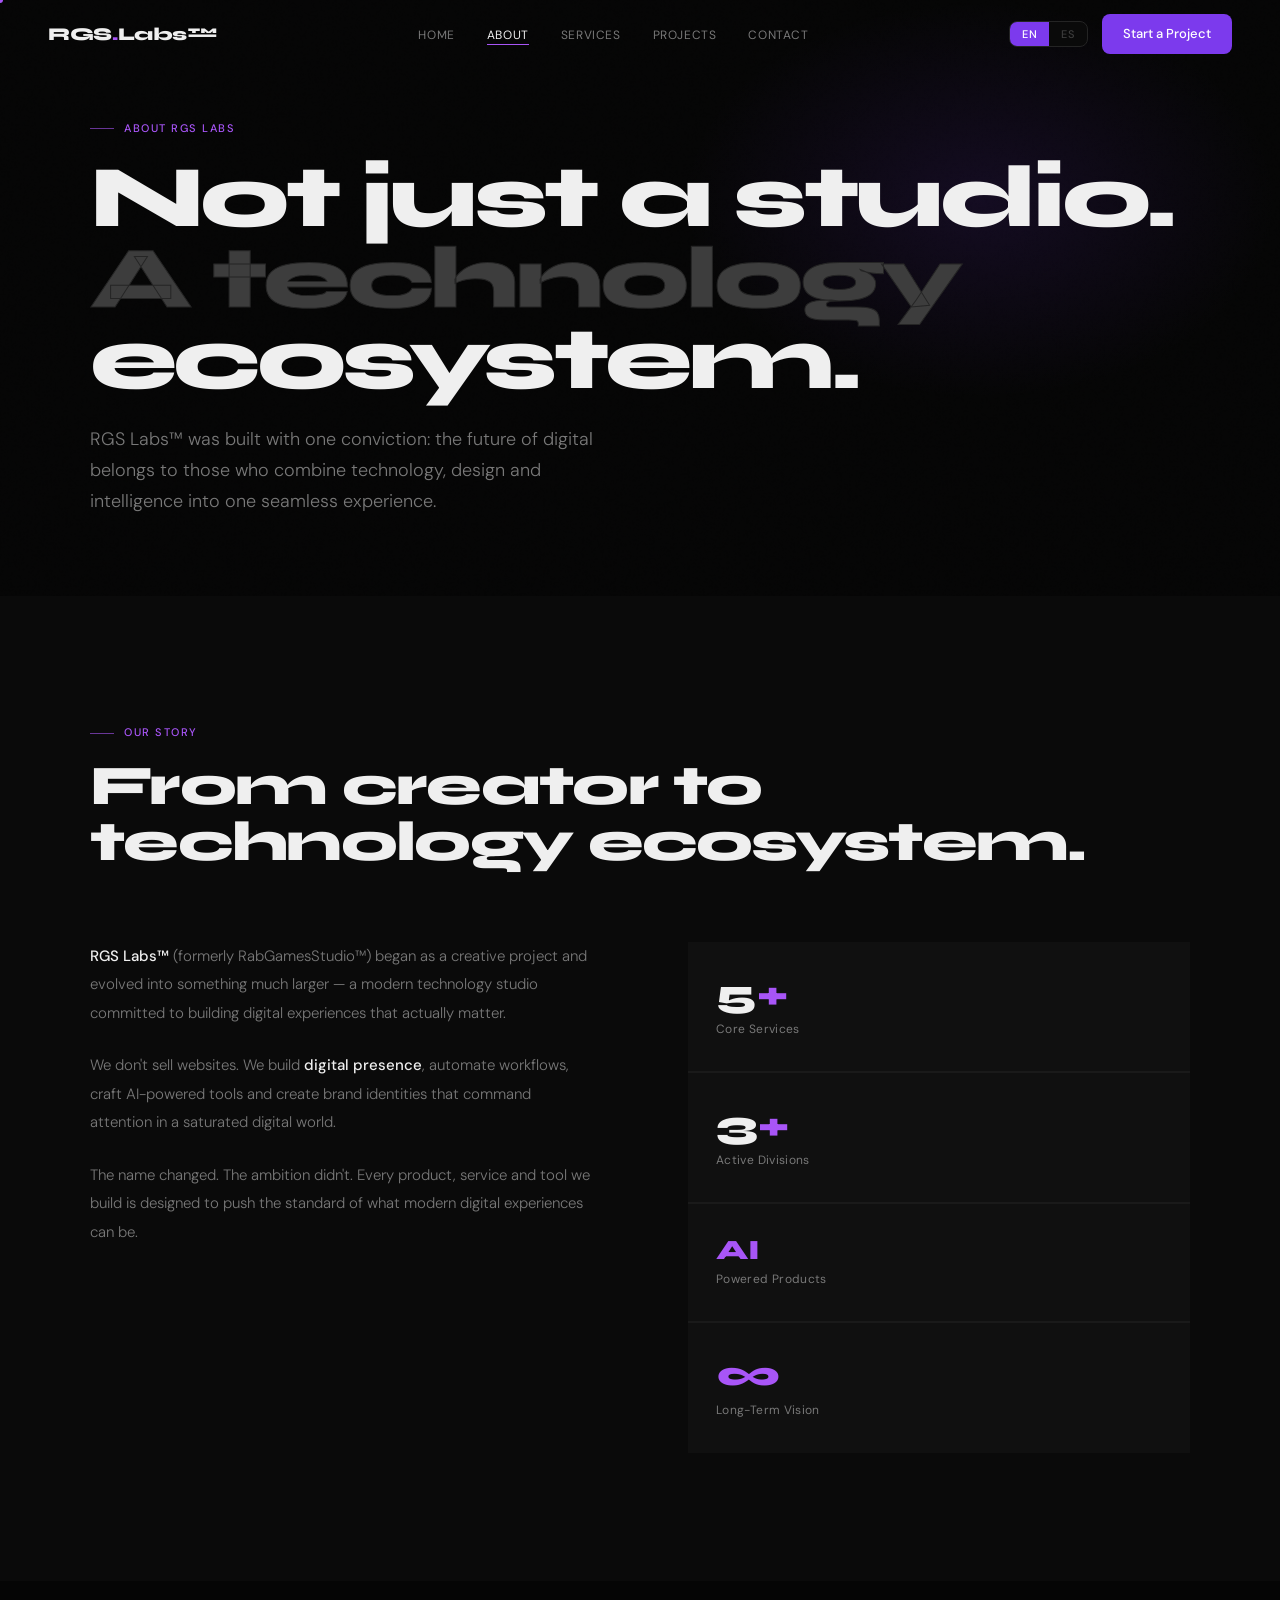
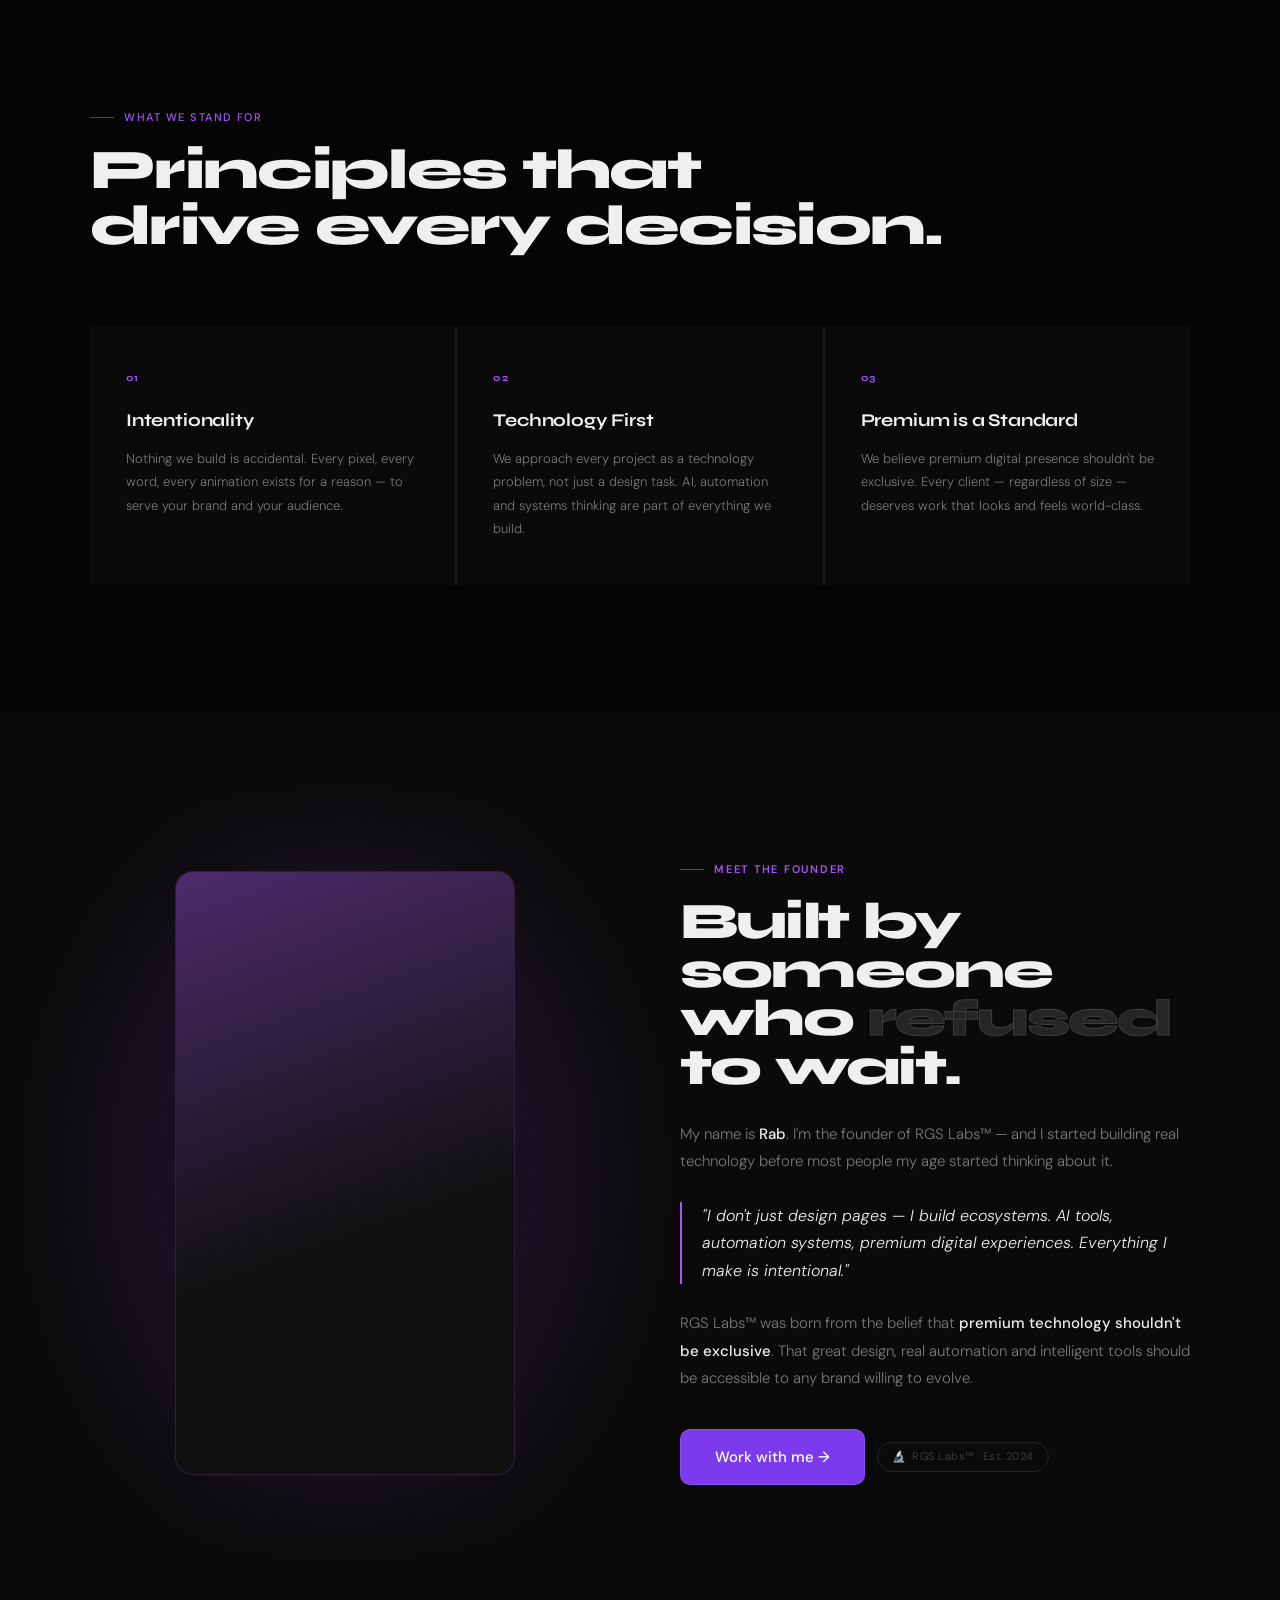
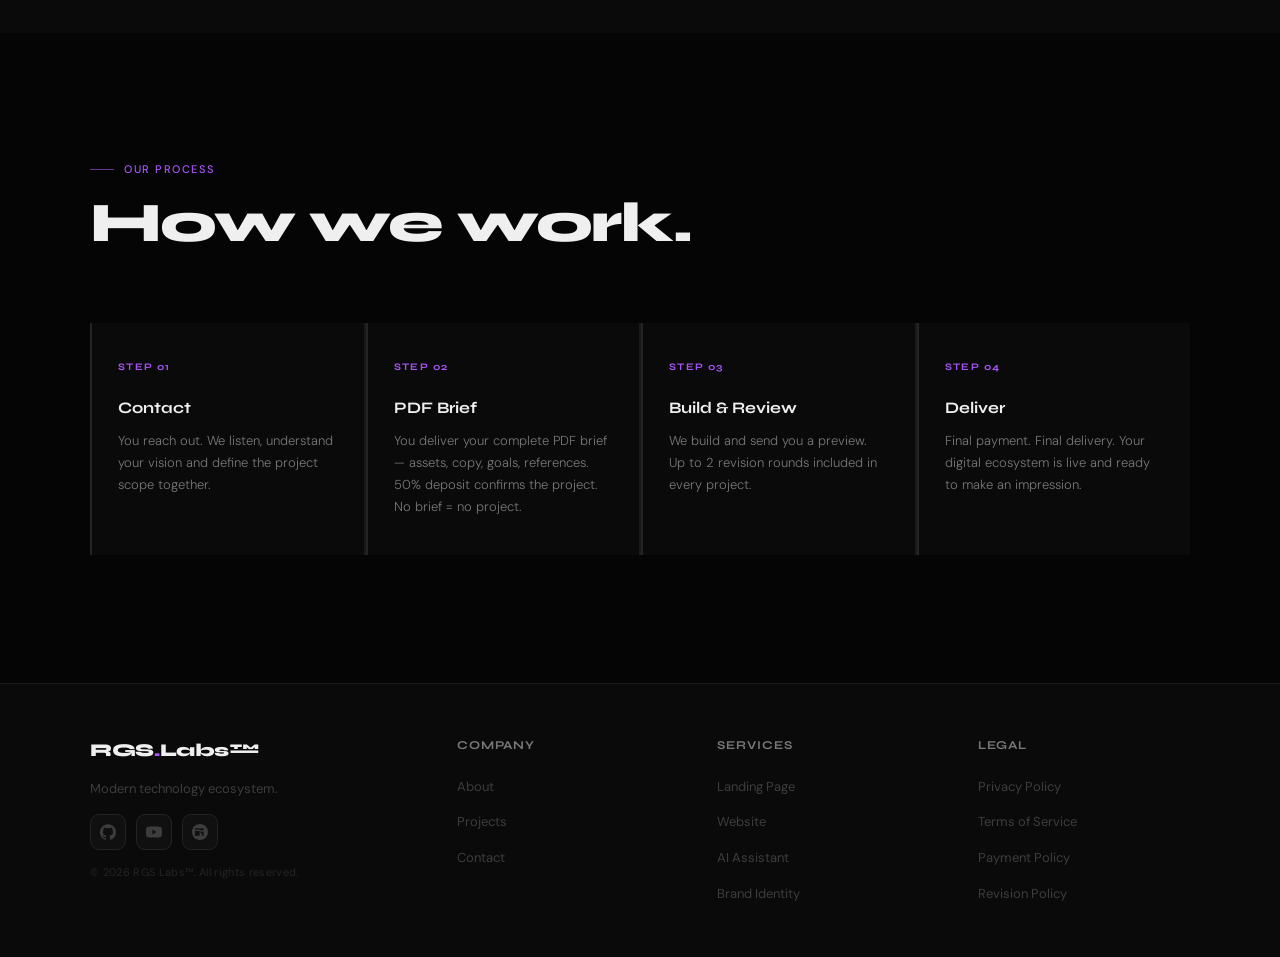
<file: RGS about-index.html>
<!DOCTYPE html>
<html lang="en">
<head>
<meta charset="UTF-8"/>
<meta name="viewport" content="width=device-width,initial-scale=1.0"/>
<title>About — RGS Labs™</title>
<link href="https://fonts.googleapis.com/css2?family=Syne:wght@400;500;600;700;800&family=DM+Sans:opsz,wght@9..40,300;9..40,400;9..40,500&display=swap" rel="stylesheet"/>
<style>
*,*::before,*::after{box-sizing:border-box;margin:0;padding:0}
:root{--bg:#050505;--bg2:#0a0a0a;--bg3:#101010;--bg4:#161616;--border:#1a1a1a;--border2:#242424;--border3:#303030;--text:#efefef;--text2:#787878;--text3:#3d3d3d;--text4:#252525;--purple:#a855f7;--purple2:#7c3aed;--purple3:rgba(124,58,237,.12);--purple4:rgba(168,85,247,.06);--purple-glow:rgba(168,85,247,.18);--font-h:'Syne',sans-serif;--font-b:'DM Sans',sans-serif;--ease:cubic-bezier(.16,1,.3,1)}
html{scroll-behavior:smooth}
body{background:var(--bg);color:var(--text);font-family:var(--font-b);font-size:16px;line-height:1.6;overflow-x:hidden;cursor:none}
body::before{content:'';position:fixed;inset:0;background-image:url("data:image/svg+xml,%3Csvg viewBox='0 0 256 256' xmlns='http://www.w3.org/2000/svg'%3E%3Cfilter id='n'%3E%3CfeTurbulence type='fractalNoise' baseFrequency='0.9' numOctaves='4' stitchTiles='stitch'/%3E%3C/filter%3E%3Crect width='100%25' height='100%25' filter='url(%23n)' opacity='0.03'/%3E%3C/svg%3E");opacity:.4;pointer-events:none;z-index:1;mix-blend-mode:overlay}
.cursor-dot{position:fixed;width:6px;height:6px;background:var(--purple);border-radius:50%;pointer-events:none;z-index:9999;transform:translate(-50%,-50%);transition:width .2s var(--ease),height .2s var(--ease),background .2s;will-change:left,top}
.cursor-dot.hover{width:10px;height:10px;background:#c084fc}
.cursor-dot.clicking{width:4px;height:4px;opacity:.7}
nav{position:fixed;top:0;left:0;right:0;z-index:200;padding:0 48px;height:68px;display:flex;align-items:center;justify-content:space-between;transition:all .4s var(--ease)}
nav.scrolled{background:rgba(5,5,5,.92);backdrop-filter:blur(28px);border-bottom:1px solid var(--border)}
.nav-logo{display:flex;align-items:center;gap:8px;text-decoration:none;cursor:none}
.nav-logo-text{font-family:var(--font-h);font-size:18px;font-weight:800;color:var(--text);letter-spacing:-.02em}
.nav-logo-text span{color:var(--purple)}
.nav-links{display:flex;gap:32px;list-style:none}
.nav-links a{font-size:12px;font-weight:400;color:var(--text2);text-decoration:none;letter-spacing:.05em;text-transform:uppercase;transition:color .2s;cursor:none;position:relative}
.nav-links a::after{content:'';position:absolute;bottom:-2px;left:0;width:0;height:1px;background:var(--purple);transition:width .3s var(--ease)}
.nav-links a:hover,.nav-links a.active{color:var(--text)}
.nav-links a:hover::after,.nav-links a.active::after{width:100%}
.nav-right{display:flex;align-items:center;gap:14px}
.lang-toggle{display:flex;align-items:center;border:1px solid var(--border2);border-radius:8px;overflow:hidden;background:var(--bg2)}
.lang-btn{font-size:11px;padding:5px 12px;border:none;background:transparent;color:var(--text3);cursor:pointer;font-family:var(--font-b);font-weight:500;letter-spacing:.04em;transition:all .25s}
.lang-btn.active{background:var(--purple2);color:#fff}
.nav-cta{background:var(--purple2);color:#fff;padding:9px 20px;border-radius:8px;font-size:13px;font-weight:500;text-decoration:none;font-family:var(--font-b);transition:all .25s;cursor:none;border:1px solid transparent;position:relative;overflow:hidden}
.nav-cta::before{content:'';position:absolute;inset:0;background:rgba(255,255,255,.08);opacity:0;transition:opacity .2s}
.nav-cta:hover::before{opacity:1}
.nav-cta:hover{transform:translateY(-1px);box-shadow:0 8px 32px rgba(124,58,237,.4)}
.reveal{opacity:0;transform:translateY(32px);transition:opacity .8s var(--ease),transform .8s var(--ease)}
.reveal.visible{opacity:1;transform:translateY(0)}
.reveal-left{opacity:0;transform:translateX(-32px);transition:opacity .8s var(--ease),transform .8s var(--ease)}
.reveal-left.visible{opacity:1;transform:translateX(0)}
.reveal-right{opacity:0;transform:translateX(32px);transition:opacity .8s var(--ease),transform .8s var(--ease)}
.reveal-right.visible{opacity:1;transform:translateX(0)}
.reveal-scale{opacity:0;transform:scale(.95);transition:opacity .7s var(--ease),transform .7s var(--ease)}
.reveal-scale.visible{opacity:1;transform:scale(1)}
.stagger-1{transition-delay:.05s}.stagger-2{transition-delay:.12s}.stagger-3{transition-delay:.2s}.stagger-4{transition-delay:.28s}
section{padding:128px 48px;position:relative;z-index:2}
.container{max-width:1100px;margin:0 auto}
.sec-label{font-size:11px;letter-spacing:.14em;text-transform:uppercase;color:var(--purple);font-weight:500;margin-bottom:16px;display:flex;align-items:center;gap:10px}
.sec-label::before{content:'';width:24px;height:1px;background:var(--purple);opacity:.6}
.sec-title{font-family:var(--font-h);font-size:clamp(32px,4.5vw,56px);font-weight:800;line-height:1;letter-spacing:-.03em;color:var(--text);margin-bottom:20px}
.sec-sub{font-size:17px;color:var(--text2);max-width:520px;line-height:1.7;font-weight:300}
.btn-primary{background:var(--purple2);color:#fff;padding:15px 34px;border-radius:10px;font-size:15px;font-weight:500;text-decoration:none;font-family:var(--font-b);transition:all .3s var(--ease);cursor:none;position:relative;overflow:hidden;border:1px solid rgba(255,255,255,.1)}
.btn-primary:hover{transform:translateY(-2px);box-shadow:0 16px 48px rgba(124,58,237,.45)}
.btn-ghost{border:1px solid var(--border2);color:var(--text2);padding:15px 34px;border-radius:10px;font-size:15px;text-decoration:none;font-family:var(--font-b);transition:all .3s var(--ease);cursor:none;background:rgba(255,255,255,.02)}
.btn-ghost:hover{border-color:var(--border3);color:var(--text);transform:translateY(-2px)}

/* PAGE HERO */
.page-hero{min-height:60vh;display:flex;align-items:flex-end;padding:120px 48px 80px;position:relative;overflow:hidden;background:var(--bg)}
.page-hero-ambient{position:absolute;top:0;right:0;width:600px;height:400px;background:radial-gradient(ellipse,rgba(124,58,237,.12),transparent 70%);pointer-events:none;animation:ambientPulse 6s ease-in-out infinite}
@keyframes ambientPulse{0%,100%{opacity:.6}50%{opacity:1}}
.page-hero-content{max-width:1100px;margin:0 auto;width:100%;position:relative;z-index:2}
.page-hero-label{font-size:11px;letter-spacing:.14em;text-transform:uppercase;color:var(--purple);font-weight:500;margin-bottom:20px;display:flex;align-items:center;gap:10px}
.page-hero-label::before{content:'';width:24px;height:1px;background:var(--purple);opacity:.6}
.page-hero-title{font-family:var(--font-h);font-size:clamp(52px,7vw,88px);font-weight:800;line-height:.92;letter-spacing:-.04em;color:var(--text);margin-bottom:24px}
.page-hero-title em{font-style:normal;color:var(--text3);-webkit-text-stroke:1px var(--text4)}
.page-hero-sub{font-size:18px;color:var(--text2);max-width:540px;line-height:1.7;font-weight:300}

/* ABOUT GRID */
#about-story{background:var(--bg2)}
.story-grid{display:grid;grid-template-columns:1fr 1fr;gap:96px;align-items:start;margin-top:72px}
.story-text p{color:var(--text2);font-size:15px;line-height:1.9;margin-bottom:24px;font-weight:300}
.story-text p strong{color:var(--text);font-weight:500}
.story-aside{display:flex;flex-direction:column;gap:2px;background:var(--border)}
.story-stat{background:var(--bg3);padding:32px 28px;transition:background .3s}
.story-stat:hover{background:var(--bg4)}
.story-stat-num{font-family:var(--font-h);font-size:40px;font-weight:800;color:var(--text);line-height:1;margin-bottom:6px}
.story-stat-num span{color:var(--purple)}
.story-stat-label{font-size:12px;color:var(--text2);letter-spacing:.03em}

/* VALUES */
#values{background:var(--bg)}
.values-grid{display:grid;grid-template-columns:repeat(3,1fr);gap:2px;background:var(--border);margin-top:72px}
.value-card{background:var(--bg2);padding:44px 36px;transition:background .3s;position:relative;overflow:hidden}
.value-card::after{content:'';position:absolute;bottom:0;left:0;right:0;height:2px;background:linear-gradient(90deg,transparent,var(--purple),transparent);opacity:0;transition:opacity .4s}
.value-card:hover{background:var(--bg3)}
.value-card:hover::after{opacity:1}
.value-num{font-size:10px;color:var(--purple);font-family:var(--font-h);font-weight:700;letter-spacing:.14em;margin-bottom:20px}
.value-title{font-family:var(--font-h);font-size:18px;font-weight:700;color:var(--text);margin-bottom:12px;letter-spacing:-.01em}
.value-desc{font-size:13px;color:var(--text2);line-height:1.8;font-weight:300}

/* MEET RAB */
#meetrab{background:var(--bg2);overflow:hidden}
.meetrab-wrap{display:grid;grid-template-columns:1fr 1fr;gap:80px;align-items:center;max-width:1100px;margin:0 auto}
.meetrab-video-col{position:relative}
.meetrab-video-glow{position:absolute;inset:-60px;background:radial-gradient(ellipse 70% 80% at 50% 50%,rgba(124,58,237,.22),rgba(168,85,247,.08) 50%,transparent 75%);filter:blur(30px);animation:ambientPulse 5s ease-in-out infinite;pointer-events:none;z-index:0}
.meetrab-video-frame{position:relative;z-index:1;border-radius:18px;overflow:hidden;border:1px solid rgba(168,85,247,.2);background:var(--bg3);aspect-ratio:9/16;max-width:340px;margin:0 auto}
.meetrab-video-frame iframe{width:100%;height:100%;border:none;display:block}
.meetrab-frame-border{position:absolute;inset:-1px;border-radius:19px;background:linear-gradient(160deg,rgba(168,85,247,.4),transparent 60%);z-index:2;pointer-events:none}
.meetrab-text-col{padding:20px 0}
.meetrab-kicker{font-size:11px;letter-spacing:.16em;text-transform:uppercase;color:var(--purple);font-weight:600;margin-bottom:20px;display:flex;align-items:center;gap:10px}
.meetrab-kicker::before{content:'';width:24px;height:1px;background:var(--purple);opacity:.6}
.meetrab-headline{font-family:var(--font-h);font-size:clamp(36px,4vw,58px);font-weight:800;line-height:.95;letter-spacing:-.035em;color:var(--text);margin-bottom:28px}
.meetrab-headline span{color:var(--text4);-webkit-text-stroke:1px var(--text3)}
.meetrab-body{display:flex;flex-direction:column;gap:18px;margin-bottom:36px}
.meetrab-body p{font-size:15px;color:var(--text2);line-height:1.85;font-weight:300}
.meetrab-body p strong{color:var(--text);font-weight:500}
.meetrab-quote{border-left:2px solid var(--purple);padding-left:20px;margin:8px 0}
.meetrab-quote p{font-size:16px;color:var(--text);font-style:italic;line-height:1.7}
.meetrab-cta-row{display:flex;gap:12px;align-items:center;flex-wrap:wrap}
.meetrab-tag{display:inline-flex;align-items:center;gap:6px;font-size:11px;color:var(--text3);border:1px solid var(--border2);border-radius:100px;padding:5px 14px;letter-spacing:.04em}

/* PROCESS */
#process{background:var(--bg)}
.proc-grid{display:grid;grid-template-columns:repeat(4,1fr);gap:2px;background:var(--border);margin-top:72px}
.proc-step{background:var(--bg2);padding:36px 28px;position:relative;overflow:hidden;transition:background .3s}
.proc-step:hover{background:var(--bg3)}
.proc-line{position:absolute;top:0;left:0;bottom:0;width:2px;background:var(--border2);transition:background .3s}
.proc-step:hover .proc-line{background:var(--purple)}
.proc-num{font-size:10px;color:var(--purple);font-family:var(--font-h);font-weight:700;letter-spacing:.14em;margin-bottom:20px}
.proc-title{font-family:var(--font-h);font-size:16px;font-weight:700;color:var(--text);margin-bottom:10px}
.proc-desc{font-size:13px;color:var(--text2);line-height:1.7;font-weight:300}

/* FOOTER */
footer{background:var(--bg2);border-top:1px solid var(--border);padding:52px 48px;position:relative;z-index:2}
.footer-inner{max-width:1100px;margin:0 auto;display:grid;grid-template-columns:1.5fr 1fr 1fr 1fr;gap:48px}
.footer-brand{display:flex;flex-direction:column;gap:14px}
.footer-logo-text{font-family:var(--font-h);font-size:18px;font-weight:800;color:var(--text);letter-spacing:-.02em}
.footer-logo-text span{color:var(--purple)}
.footer-tagline{font-size:13px;color:var(--text3);line-height:1.7;max-width:200px}
.footer-socials{display:flex;gap:10px;align-items:center}
.social-link{width:36px;height:36px;border-radius:9px;border:1px solid var(--border2);background:var(--bg3);display:flex;align-items:center;justify-content:center;text-decoration:none;transition:all .3s var(--ease);position:relative;overflow:hidden}
.social-link::before{content:'';position:absolute;inset:0;background:var(--purple3);opacity:0;transition:opacity .3s}
.social-link:hover{border-color:rgba(168,85,247,.4);transform:translateY(-3px);box-shadow:0 8px 24px rgba(124,58,237,.25)}
.social-link:hover::before{opacity:1}
.social-link svg{width:16px;height:16px;fill:var(--text3);transition:fill .2s;position:relative;z-index:1}
.social-link:hover svg{fill:var(--purple)}
.footer-copy{font-size:11px;color:var(--text4);letter-spacing:.03em}
.footer-col h4{font-family:var(--font-h);font-size:12px;font-weight:700;color:var(--text2);letter-spacing:.08em;text-transform:uppercase;margin-bottom:18px}
.footer-col ul{list-style:none;display:flex;flex-direction:column;gap:10px}
.footer-col ul a{font-size:13px;color:var(--text3);text-decoration:none;transition:color .2s;cursor:none}
.footer-col ul a:hover{color:var(--text2)}
.modal-overlay{position:fixed;inset:0;background:rgba(0,0,0,.94);z-index:500;display:flex;align-items:flex-start;justify-content:center;padding:40px 20px;opacity:0;pointer-events:none;transition:opacity .4s var(--ease);backdrop-filter:blur(12px)}
.modal-overlay.active{opacity:1;pointer-events:all}
.modal-box{background:var(--bg2);border:1px solid var(--border2);border-radius:20px;width:100%;max-width:700px;max-height:82vh;overflow-y:auto;padding:52px;transform:translateY(20px);transition:transform .4s var(--ease);scrollbar-width:thin;scrollbar-color:var(--border3) transparent}
.modal-overlay.active .modal-box{transform:translateY(0)}
.modal-header{display:flex;justify-content:space-between;align-items:flex-start;margin-bottom:36px}
.modal-title{font-family:var(--font-h);font-size:24px;font-weight:800;color:var(--text);letter-spacing:-.025em}
.modal-close{background:var(--bg3);border:1px solid var(--border2);color:var(--text2);width:38px;height:38px;border-radius:10px;cursor:pointer;font-size:16px;display:flex;align-items:center;justify-content:center;transition:all .2s;flex-shrink:0;margin-left:20px}
.modal-close:hover{border-color:var(--purple);color:var(--purple)}
.modal-section{margin-bottom:28px}
.modal-section h3{font-size:11px;font-weight:600;color:var(--purple);letter-spacing:.1em;text-transform:uppercase;margin-bottom:12px}
.modal-section p,.modal-section li{font-size:14px;color:var(--text2);line-height:1.85;font-weight:300}
.modal-section ul{padding-left:16px}
.modal-section li{margin-bottom:7px}
.modal-divider{border:none;border-top:1px solid var(--border);margin:24px 0}
@media(max-width:900px){
  nav{padding:0 20px}.nav-links{display:none}
  section{padding:80px 20px}.page-hero{padding:100px 20px 60px}
  .story-grid,.meetrab-wrap,.values-grid,.proc-grid{grid-template-columns:1fr}
  .meetrab-video-frame{max-width:100%;aspect-ratio:16/9}
  .footer-inner{grid-template-columns:1fr;gap:32px}
}
</style>
</head>
<body>
<div class="cursor-dot" id="cursorDot"></div>
<div class="modal-overlay" id="modalOverlay" onclick="closeModal(event)"><div class="modal-box"><div class="modal-header"><div class="modal-title" id="modalTitle"></div><button class="modal-close" onclick="closeAllModals()">✕</button></div><div id="modalContent"></div></div></div>

<nav id="mainNav">
  <a href="index.html" class="nav-logo"><div class="nav-logo-text">RGS<span>.</span>Labs™</div></a>
  <ul class="nav-links">
    <li><a href="index.html" data-en="Home" data-es="Inicio">Home</a></li>
    <li><a href="about.html" class="active" data-en="About" data-es="Nosotros">About</a></li>
    <li><a href="services.html" data-en="Services" data-es="Servicios">Services</a></li>
    <li><a href="projects.html" data-en="Projects" data-es="Proyectos">Projects</a></li>
    <li><a href="contact.html" data-en="Contact" data-es="Contacto">Contact</a></li>
  </ul>
  <div class="nav-right">
    <div class="lang-toggle"><button class="lang-btn active" id="btnEN" onclick="setLang('en')">EN</button><button class="lang-btn" id="btnES" onclick="setLang('es')">ES</button></div>
    <a href="contact.html" class="nav-cta" data-en="Start a Project" data-es="Iniciar Proyecto">Start a Project</a>
  </div>
</nav>

<!-- PAGE HERO -->
<div class="page-hero">
  <div class="page-hero-ambient"></div>
  <div class="page-hero-content">
    <div class="page-hero-label" data-en="About RGS Labs" data-es="Sobre RGS Labs">About RGS Labs</div>
    <h1 class="page-hero-title" data-en="Not just a studio.<br><em>A technology</em><br>ecosystem." data-es="No solo un estudio.<br><em>Un ecosistema</em><br>tecnológico.">Not just a studio.<br><em>A technology</em><br>ecosystem.</h1>
    <p class="page-hero-sub" data-en="RGS Labs™ was built with one conviction: the future of digital belongs to those who combine technology, design and intelligence into one seamless experience." data-es="RGS Labs™ fue construido con una convicción: el futuro digital pertenece a quienes combinan tecnología, diseño e inteligencia en una experiencia unificada.">RGS Labs™ was built with one conviction: the future of digital belongs to those who combine technology, design and intelligence into one seamless experience.</p>
  </div>
</div>

<!-- STORY -->
<section id="about-story">
  <div class="container">
    <div class="sec-label reveal" data-en="Our Story" data-es="Nuestra Historia">Our Story</div>
    <h2 class="sec-title reveal" data-en="From creator to<br>technology ecosystem." data-es="De creador a<br>ecosistema tecnológico.">From creator to<br>technology ecosystem.</h2>
    <div class="story-grid">
      <div class="story-text reveal-left">
        <p data-en="<strong>RGS Labs™</strong> (formerly RabGamesStudio™) began as a creative project and evolved into something much larger — a modern technology studio committed to building digital experiences that actually matter." data-es="<strong>RGS Labs™</strong> (antes RabGamesStudio™) comenzó como un proyecto creativo y evolucionó hacia algo mucho más grande — un estudio tecnológico moderno comprometido a construir experiencias digitales que realmente importan."><strong>RGS Labs™</strong> (formerly RabGamesStudio™) began as a creative project and evolved into something much larger — a modern technology studio committed to building digital experiences that actually matter.</p>
        <p data-en="We don't sell websites. We build <strong>digital presence</strong>, automate workflows, craft AI-powered tools and create brand identities that command attention in a saturated digital world." data-es="No vendemos páginas web. Construimos <strong>presencia digital</strong>, automatizamos flujos, creamos herramientas de IA y desarrollamos identidades de marca que generan autoridad en un mundo digital saturado.">We don't sell websites. We build <strong>digital presence</strong>, automate workflows, craft AI-powered tools and create brand identities that command attention in a saturated digital world.</p>
        <p data-en="The name changed. The ambition didn't. Every product, service and tool we build is designed to push the standard of what modern digital experiences can be." data-es="El nombre cambió. La ambición no. Cada producto, servicio y herramienta que construimos está diseñado para elevar el estándar de lo que las experiencias digitales modernas pueden ser.">The name changed. The ambition didn't. Every product, service and tool we build is designed to push the standard of what modern digital experiences can be.</p>
      </div>
      <div class="story-aside reveal-right">
        <div class="story-stat reveal-scale stagger-1"><div class="story-stat-num">5<span>+</span></div><div class="story-stat-label" data-en="Core Services" data-es="Servicios Principales">Core Services</div></div>
        <div class="story-stat reveal-scale stagger-2"><div class="story-stat-num">3<span>+</span></div><div class="story-stat-label" data-en="Active Divisions" data-es="Divisiones Activas">Active Divisions</div></div>
        <div class="story-stat reveal-scale stagger-3"><div class="story-stat-num" style="color:var(--purple);font-size:28px">AI</div><div class="story-stat-label" data-en="Powered Products" data-es="Productos con IA">Powered Products</div></div>
        <div class="story-stat reveal-scale stagger-4"><div class="story-stat-num" style="color:var(--purple)">∞</div><div class="story-stat-label" data-en="Long-Term Vision" data-es="Visión a Largo Plazo">Long-Term Vision</div></div>
      </div>
    </div>
  </div>
</section>

<!-- VALUES -->
<section id="values">
  <div class="container">
    <div class="sec-label reveal" data-en="What We Stand For" data-es="En lo que Creemos">What We Stand For</div>
    <h2 class="sec-title reveal" data-en="Principles that<br>drive every decision." data-es="Principios que guían<br>cada decisión.">Principles that<br>drive every decision.</h2>
    <div class="values-grid">
      <div class="value-card reveal stagger-1"><div class="value-num">01</div><div class="value-title" data-en="Intentionality" data-es="Intencionalidad">Intentionality</div><div class="value-desc" data-en="Nothing we build is accidental. Every pixel, every word, every animation exists for a reason — to serve your brand and your audience." data-es="Nada de lo que construimos es accidental. Cada píxel, cada palabra, cada animación existe por una razón — para servir a tu marca y tu audiencia.">Nothing we build is accidental. Every pixel, every word, every animation exists for a reason — to serve your brand and your audience.</div></div>
      <div class="value-card reveal stagger-2"><div class="value-num">02</div><div class="value-title" data-en="Technology First" data-es="Tecnología Primero">Technology First</div><div class="value-desc" data-en="We approach every project as a technology problem, not just a design task. AI, automation and systems thinking are part of everything we build." data-es="Abordamos cada proyecto como un problema tecnológico, no solo una tarea de diseño. La IA, automatización y el pensamiento sistémico son parte de todo lo que construimos.">We approach every project as a technology problem, not just a design task. AI, automation and systems thinking are part of everything we build.</div></div>
      <div class="value-card reveal stagger-3"><div class="value-num">03</div><div class="value-title" data-en="Premium is a Standard" data-es="Lo Premium es un Estándar">Premium is a Standard</div><div class="value-desc" data-en="We believe premium digital presence shouldn't be exclusive. Every client — regardless of size — deserves work that looks and feels world-class." data-es="Creemos que la presencia digital premium no debería ser exclusiva. Cada cliente, sin importar su tamaño, merece un trabajo que se vea y sienta de clase mundial.">We believe premium digital presence shouldn't be exclusive. Every client — regardless of size — deserves work that looks and feels world-class.</div></div>
    </div>
  </div>
</section>

<!-- MEET RAB -->
<section id="meetrab">
  <div class="meetrab-wrap">
    <div class="meetrab-video-col reveal-left">
      <div class="meetrab-video-glow"></div>
      <div class="meetrab-video-frame">
        <iframe id="founderVideo" src="https://www.youtube.com/embed/WbXe53iukx0?rel=0&modestbranding=1&playsinline=1" allow="encrypted-media" allowfullscreen></iframe>
        <div class="meetrab-frame-border"></div>
      </div>
    </div>
    <div class="meetrab-text-col reveal-right">
      <div class="meetrab-kicker" data-en="Meet the Founder" data-es="Conoce al Fundador">Meet the Founder</div>
      <h2 class="meetrab-headline" data-en="Built by someone<br>who <span>refused</span><br>to wait." data-es="Construido por alguien<br>que <span>se negó</span><br>a esperar.">Built by someone<br>who <span>refused</span><br>to wait.</h2>
      <div class="meetrab-body">
        <p data-en="My name is <strong>Rab</strong>. I'm the founder of RGS Labs™ — and I started building real technology before most people my age started thinking about it." data-es="Mi nombre es <strong>Rab</strong>. Soy el fundador de RGS Labs™ — y comencé a construir tecnología real antes de que la mayoría de personas de mi edad empezaran a pensar en ello.">My name is <strong>Rab</strong>. I'm the founder of RGS Labs™ — and I started building real technology before most people my age started thinking about it.</p>
        <div class="meetrab-quote">
          <p data-en="I don't just design pages — I build ecosystems. AI tools, automation systems, premium digital experiences. Everything I make is intentional." data-es="No solo diseño páginas — construyo ecosistemas. Herramientas de IA, sistemas de automatización, experiencias digitales premium. Todo lo que hago es intencional.">"I don't just design pages — I build ecosystems. AI tools, automation systems, premium digital experiences. Everything I make is intentional."</p>
        </div>
        <p data-en="RGS Labs™ was born from the belief that <strong>premium technology shouldn't be exclusive</strong>. That great design, real automation and intelligent tools should be accessible to any brand willing to evolve." data-es="RGS Labs™ nació de la creencia de que <strong>la tecnología premium no debería ser exclusiva</strong>. Que el gran diseño, la automatización real y las herramientas inteligentes deben ser accesibles para cualquier marca dispuesta a evolucionar.">RGS Labs™ was born from the belief that <strong>premium technology shouldn't be exclusive</strong>. That great design, real automation and intelligent tools should be accessible to any brand willing to evolve.</p>
      </div>
      <div class="meetrab-cta-row">
        <a href="contact.html" class="btn-primary" data-en="Work with me →" data-es="Trabaja conmigo →">Work with me →</a>
        <div class="meetrab-tag">🔬 <span data-en="RGS Labs™ · Est. 2024" data-es="RGS Labs™ · Est. 2024">RGS Labs™ · Est. 2024</span></div>
      </div>
    </div>
  </div>
</section>

<!-- PROCESS -->
<section id="process">
  <div class="container">
    <div class="sec-label reveal" data-en="Our Process" data-es="Nuestro Proceso">Our Process</div>
    <h2 class="sec-title reveal" data-en="How we work." data-es="Cómo trabajamos.">How we work.</h2>
    <div class="proc-grid">
      <div class="proc-step reveal stagger-1"><div class="proc-line"></div><div class="proc-num">STEP 01</div><div class="proc-title" data-en="Contact" data-es="Contacto">Contact</div><div class="proc-desc" data-en="You reach out. We listen, understand your vision and define the project scope together." data-es="Tú contactas. Escuchamos, entendemos tu visión y definimos el alcance juntos.">You reach out. We listen, understand your vision and define the project scope together.</div></div>
      <div class="proc-step reveal stagger-2"><div class="proc-line"></div><div class="proc-num">STEP 02</div><div class="proc-title" data-en="PDF Brief" data-es="Brief en PDF">PDF Brief</div><div class="proc-desc" data-en="You deliver your complete PDF brief — assets, copy, goals, references. 50% deposit confirms the project. No brief = no project." data-es="Entregas tu brief en PDF completo — assets, textos, objetivos, referencias. 50% de anticipo confirma el proyecto. Sin brief = sin proyecto.">You deliver your complete PDF brief — assets, copy, goals, references. 50% deposit confirms the project. No brief = no project.</div></div>
      <div class="proc-step reveal stagger-3"><div class="proc-line"></div><div class="proc-num">STEP 03</div><div class="proc-title" data-en="Build & Review" data-es="Desarrollo y Revisión">Build & Review</div><div class="proc-desc" data-en="We build and send you a preview. Up to 2 revision rounds included in every project." data-es="Construimos y te enviamos un preview. Hasta 2 rondas de revisión incluidas en cada proyecto.">We build and send you a preview. Up to 2 revision rounds included in every project.</div></div>
      <div class="proc-step reveal stagger-4"><div class="proc-line"></div><div class="proc-num">STEP 04</div><div class="proc-title" data-en="Deliver" data-es="Entrega">Deliver</div><div class="proc-desc" data-en="Final payment. Final delivery. Your digital ecosystem is live and ready to make an impression." data-es="Pago final. Entrega final. Tu ecosistema digital está listo para causar impresión.">Final payment. Final delivery. Your digital ecosystem is live and ready to make an impression.</div></div>
    </div>
  </div>
</section>

<footer>
  <div class="footer-inner">
    <div class="footer-brand">
      <div class="footer-logo-text">RGS<span>.</span>Labs™</div>
      <div class="footer-tagline" data-en="Modern technology ecosystem — AI, automation, branding & digital experiences." data-es="Ecosistema tecnológico moderno — IA, automatización, branding y experiencias digitales.">Modern technology ecosystem.</div>
      <div class="footer-socials">
        <a href="https://github.com/RabbitGamesDev" target="_blank" rel="noopener" class="social-link"><svg viewBox="0 0 24 24"><path d="M12 .297c-6.63 0-12 5.373-12 12 0 5.303 3.438 9.8 8.205 11.385.6.113.82-.258.82-.577 0-.285-.01-1.04-.015-2.04-3.338.724-4.042-1.61-4.042-1.61C4.422 18.07 3.633 17.7 3.633 17.7c-1.087-.744.084-.729.084-.729 1.205.084 1.838 1.236 1.838 1.236 1.07 1.835 2.809 1.305 3.495.998.108-.776.417-1.305.76-1.605-2.665-.3-5.466-1.332-5.466-5.93 0-1.31.465-2.38 1.235-3.22-.135-.303-.54-1.523.105-3.176 0 0 1.005-.322 3.3 1.23.96-.267 1.98-.399 3-.405 1.02.006 2.04.138 3 .405 2.28-1.552 3.285-1.23 3.285-1.23.645 1.653.24 2.873.12 3.176.765.84 1.23 1.91 1.23 3.22 0 4.61-2.805 5.625-5.475 5.92.42.36.81 1.096.81 2.22 0 1.606-.015 2.896-.015 3.286 0 .315.21.69.825.57C20.565 22.092 24 17.592 24 12.297c0-6.627-5.373-12-12-12"/></svg></a>
        <a href="https://www.youtube.com/@RGS_Labs" target="_blank" rel="noopener" class="social-link"><svg viewBox="0 0 24 24"><path d="M23.495 6.205a3.007 3.007 0 0 0-2.088-2.088c-1.87-.501-9.396-.501-9.396-.501s-7.507-.01-9.396.501A3.007 3.007 0 0 0 .527 6.205a31.247 31.247 0 0 0-.522 5.805 31.247 31.247 0 0 0 .522 5.783 3.007 3.007 0 0 0 2.088 2.088c1.868.502 9.396.502 9.396.502s7.506 0 9.396-.502a3.007 3.007 0 0 0 2.088-2.088 31.247 31.247 0 0 0 .5-5.783 31.247 31.247 0 0 0-.5-5.805zM9.609 15.601V8.408l6.264 3.602z"/></svg></a>
        <a href="https://gamejolt.com/@RGS_Labs" target="_blank" rel="noopener" class="social-link"><svg viewBox="0 0 24 24"><path d="M12 0C5.373 0 0 5.373 0 12s5.373 12 12 12 12-5.373 12-12S18.627 0 12 0zm.5 17.5h-8v-7h8v7zm0-9h-8v-2h8v2zm5 9h-3v-4h-2v4h-1v-6h6v6zm0-8h-6v-3h6v3z"/></svg></a>
      </div>
      <div class="footer-copy">© 2026 RGS Labs™. All rights reserved.</div>
    </div>
    <div class="footer-col"><h4 data-en="Company" data-es="Empresa">Company</h4><ul><li><a href="about.html" data-en="About" data-es="Nosotros">About</a></li><li><a href="projects.html" data-en="Projects" data-es="Proyectos">Projects</a></li><li><a href="contact.html" data-en="Contact" data-es="Contacto">Contact</a></li></ul></div>
    <div class="footer-col"><h4 data-en="Services" data-es="Servicios">Services</h4><ul><li><a href="services.html">Landing Page</a></li><li><a href="services.html" data-en="Website" data-es="Sitio Web">Website</a></li><li><a href="services.html" data-en="AI Assistant" data-es="Asistente IA">AI Assistant</a></li><li><a href="services.html" data-en="Brand Identity" data-es="Identidad de Marca">Brand Identity</a></li></ul></div>
    <div class="footer-col"><h4>Legal</h4><ul><li><a onclick="openModal('privacy')" data-en="Privacy Policy" data-es="Privacidad">Privacy Policy</a></li><li><a onclick="openModal('terms')" data-en="Terms of Service" data-es="Términos">Terms of Service</a></li><li><a onclick="openModal('payments')" data-en="Payment Policy" data-es="Pagos">Payment Policy</a></li><li><a onclick="openModal('revisions')" data-en="Revision Policy" data-es="Revisiones">Revision Policy</a></li></ul></div>
  </div>
</footer>

<script>
const dot=document.getElementById('cursorDot');
document.addEventListener('mousemove',e=>{dot.style.left=e.clientX+'px';dot.style.top=e.clientY+'px'});
document.addEventListener('mousedown',()=>dot.classList.add('clicking'));
document.addEventListener('mouseup',()=>dot.classList.remove('clicking'));
document.querySelectorAll('a,button').forEach(el=>{el.addEventListener('mouseenter',()=>dot.classList.add('hover'));el.addEventListener('mouseleave',()=>dot.classList.remove('hover'))});
const nav=document.getElementById('mainNav');
window.addEventListener('scroll',()=>nav.classList.toggle('scrolled',scrollY>50));
const revObs=new IntersectionObserver(entries=>entries.forEach(e=>{if(e.isIntersecting)e.target.classList.add('visible')}),{threshold:.12,rootMargin:'0px 0px -40px 0px'});
document.querySelectorAll('.reveal,.reveal-left,.reveal-right,.reveal-scale').forEach(el=>revObs.observe(el));
const FOUNDER_EN='https://www.youtube.com/embed/WbXe53iukx0?rel=0&modestbranding=1&playsinline=1';
const FOUNDER_ES='https://www.youtube.com/embed/ARFU4wS0HXA?rel=0&modestbranding=1&playsinline=1';
let lang='en';
function setLang(l){
  lang=l;
  document.getElementById('btnEN').classList.toggle('active',l==='en');
  document.getElementById('btnES').classList.toggle('active',l==='es');
  document.querySelectorAll('[data-en]').forEach(el=>{const v=el.getAttribute('data-'+l);if(v)el.innerHTML=v});
  const fv=document.getElementById('founderVideo');if(fv)fv.src=l==='es'?FOUNDER_ES:FOUNDER_EN;
}
const modals={privacy:{en:{title:'Privacy Policy',html:`<div class="modal-section"><h3>Information We Collect</h3><p>RGS Labs™ collects only information you voluntarily provide: your name, email, and project details. We do not collect data without explicit consent.</p></div><hr class="modal-divider"/><div class="modal-section"><h3>Contact</h3><p>rgslabs.contact@gmail.com</p></div>`},es:{title:'Política de Privacidad',html:`<div class="modal-section"><h3>Información que Recopilamos</h3><p>RGS Labs™ solo recopila información que proporcionas voluntariamente. No compartimos tus datos con terceros.</p></div><hr class="modal-divider"/><div class="modal-section"><h3>Contacto</h3><p>rgslabs.contact@gmail.com</p></div>`}},terms:{en:{title:'Terms of Service',html:`<div class="modal-section"><h3>PDF Brief Required</h3><p>All projects require a complete PDF brief before development begins. No brief = no project.</p></div><hr class="modal-divider"/><div class="modal-section"><h3>Client Responsibilities</h3><p>The client is solely responsible for the accuracy and legality of all content provided.</p></div>`},es:{title:'Términos de Servicio',html:`<div class="modal-section"><h3>Brief en PDF Requerido</h3><p>Todos los proyectos requieren un brief en PDF completo antes de iniciar. Sin brief = sin proyecto.</p></div>`}},payments:{en:{title:'Payment Policy',html:`<div class="modal-section"><h3>Structure</h3><ul><li><strong>50% Deposit</strong> — Before work begins</li><li><strong>50% Final</strong> — Before delivery</li></ul></div><hr class="modal-divider"/><div class="modal-section"><h3>Refunds</h3><p>50% deposit is non-refundable once development begins.</p></div>`},es:{title:'Política de Pagos',html:`<div class="modal-section"><h3>Estructura</h3><ul><li><strong>50% Anticipo</strong> — Antes de comenzar</li><li><strong>50% Final</strong> — Antes de la entrega</li></ul></div>`}},revisions:{en:{title:'Revision Policy',html:`<div class="modal-section"><h3>Included</h3><p>Up to 2 revision rounds at no extra cost. Submit within 5 business days of preview.</p></div>`},es:{title:'Política de Revisiones',html:`<div class="modal-section"><h3>Incluido</h3><p>Hasta 2 rondas de revisión sin costo adicional. Enviar dentro de 5 días hábiles del preview.</p></div>`}}};
function openModal(key){const m=modals[key][lang]||modals[key]['en'];document.getElementById('modalTitle').textContent=m.title;document.getElementById('modalContent').innerHTML=m.html;document.getElementById('modalOverlay').classList.add('active');document.body.style.overflow='hidden'}
function closeAllModals(){document.getElementById('modalOverlay').classList.remove('active');document.body.style.overflow=''}
function closeModal(e){if(e.target===document.getElementById('modalOverlay'))closeAllModals()}
document.addEventListener('keydown',e=>{if(e.key==='Escape')closeAllModals()});
</script>
</body>
</html>
</file>
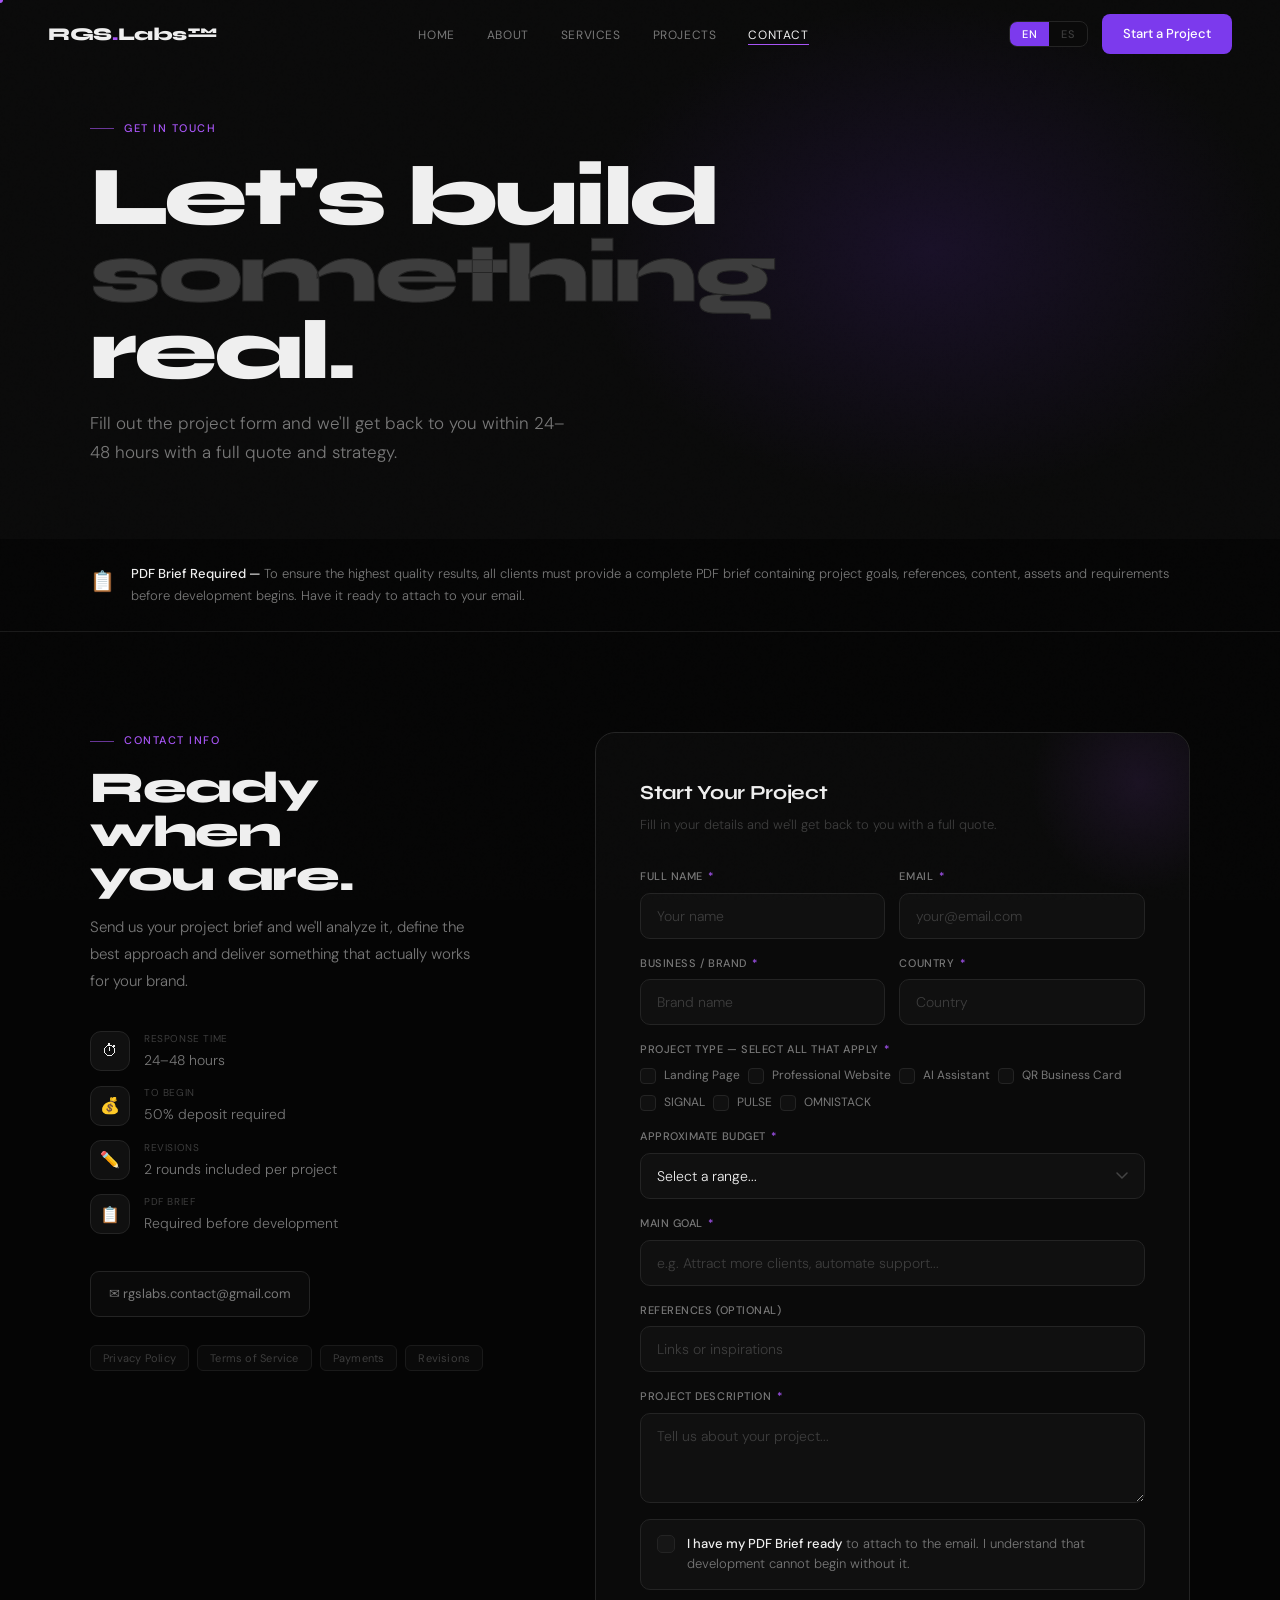
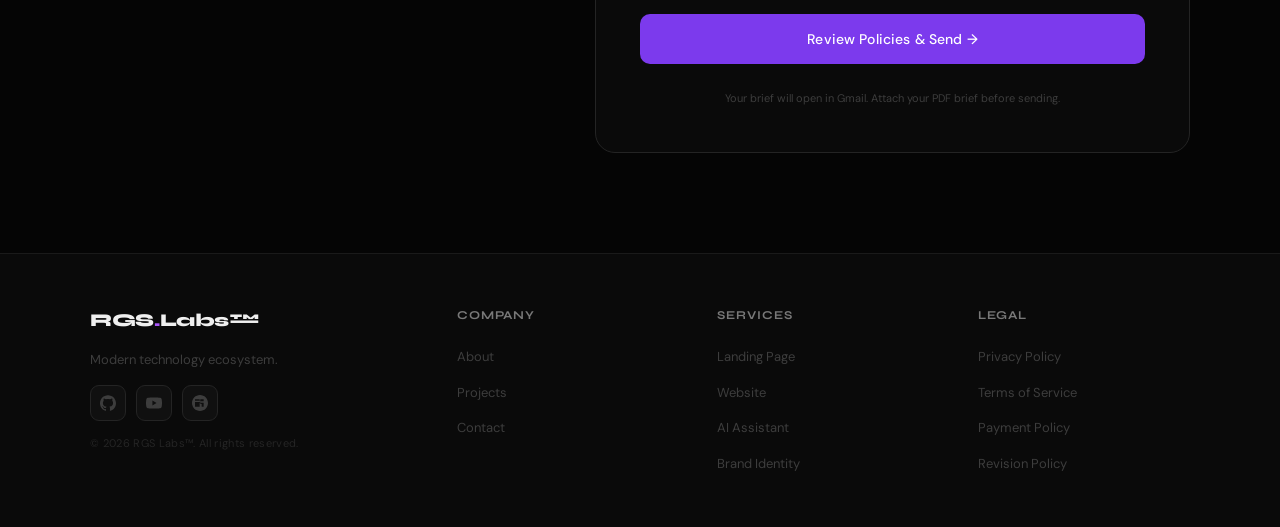
<file: RGS contact-index.html>
<!DOCTYPE html>
<html lang="en">
<head>
<meta charset="UTF-8"/>
<meta name="viewport" content="width=device-width,initial-scale=1.0"/>
<title>Contact — RGS Labs™</title>
<link href="https://fonts.googleapis.com/css2?family=Syne:wght@400;500;600;700;800&family=DM+Sans:opsz,wght@9..40,300;9..40,400;9..40,500&display=swap" rel="stylesheet"/>
<style>
*,*::before,*::after{box-sizing:border-box;margin:0;padding:0}
:root{--bg:#050505;--bg2:#0a0a0a;--bg3:#101010;--bg4:#161616;--border:#1a1a1a;--border2:#242424;--border3:#303030;--text:#efefef;--text2:#787878;--text3:#3d3d3d;--text4:#252525;--purple:#a855f7;--purple2:#7c3aed;--purple3:rgba(124,58,237,.12);--purple4:rgba(168,85,247,.06);--font-h:'Syne',sans-serif;--font-b:'DM Sans',sans-serif;--ease:cubic-bezier(.16,1,.3,1)}
html{scroll-behavior:smooth}
body{background:var(--bg);color:var(--text);font-family:var(--font-b);font-size:16px;line-height:1.6;overflow-x:hidden;cursor:none}
body::before{content:'';position:fixed;inset:0;background-image:url("data:image/svg+xml,%3Csvg viewBox='0 0 256 256' xmlns='http://www.w3.org/2000/svg'%3E%3Cfilter id='n'%3E%3CfeTurbulence type='fractalNoise' baseFrequency='0.9' numOctaves='4' stitchTiles='stitch'/%3E%3C/filter%3E%3Crect width='100%25' height='100%25' filter='url(%23n)' opacity='0.03'/%3E%3C/svg%3E");opacity:.4;pointer-events:none;z-index:1;mix-blend-mode:overlay}
.cursor-dot{position:fixed;width:6px;height:6px;background:var(--purple);border-radius:50%;pointer-events:none;z-index:9999;transform:translate(-50%,-50%);transition:width .2s var(--ease),height .2s var(--ease),background .2s;will-change:left,top}
.cursor-dot.hover{width:10px;height:10px;background:#c084fc}
.cursor-dot.clicking{width:4px;height:4px;opacity:.7}

/* ── NAV ── */
nav{position:fixed;top:0;left:0;right:0;z-index:200;padding:0 48px;height:68px;display:flex;align-items:center;justify-content:space-between;transition:all .4s var(--ease)}
nav.scrolled{background:rgba(5,5,5,.92);backdrop-filter:blur(28px);border-bottom:1px solid var(--border)}
.nav-logo{display:flex;align-items:center;gap:8px;text-decoration:none;cursor:none}
.nav-logo-text{font-family:var(--font-h);font-size:18px;font-weight:800;color:var(--text);letter-spacing:-.02em}
.nav-logo-text span{color:var(--purple)}
.nav-links{display:flex;gap:32px;list-style:none}
.nav-links a{font-size:12px;color:var(--text2);text-decoration:none;letter-spacing:.05em;text-transform:uppercase;transition:color .2s;cursor:none;position:relative}
.nav-links a::after{content:'';position:absolute;bottom:-2px;left:0;width:0;height:1px;background:var(--purple);transition:width .3s var(--ease)}
.nav-links a:hover,.nav-links a.active{color:var(--text)}
.nav-links a:hover::after,.nav-links a.active::after{width:100%}
.nav-right{display:flex;align-items:center;gap:14px}
.lang-toggle{display:flex;align-items:center;border:1px solid var(--border2);border-radius:8px;overflow:hidden;background:var(--bg2)}
.lang-btn{font-size:11px;padding:5px 12px;border:none;background:transparent;color:var(--text3);cursor:pointer;font-family:var(--font-b);font-weight:500;letter-spacing:.04em;transition:all .25s}
.lang-btn.active{background:var(--purple2);color:#fff}
.nav-cta{background:var(--purple2);color:#fff;padding:9px 20px;border-radius:8px;font-size:13px;font-weight:500;text-decoration:none;font-family:var(--font-b);transition:all .25s;cursor:none;border:1px solid transparent;position:relative;overflow:hidden}
.nav-cta::before{content:'';position:absolute;inset:0;background:rgba(255,255,255,.08);opacity:0;transition:opacity .2s}
.nav-cta:hover::before{opacity:1}
.nav-cta:hover{transform:translateY(-1px);box-shadow:0 8px 32px rgba(124,58,237,.4)}

/* ── REVEAL ── */
.reveal{opacity:0;transform:translateY(28px);transition:opacity .8s var(--ease),transform .8s var(--ease)}
.reveal.visible{opacity:1;transform:translateY(0)}
.reveal-left{opacity:0;transform:translateX(-28px);transition:opacity .8s var(--ease),transform .8s var(--ease)}
.reveal-left.visible{opacity:1;transform:translateX(0)}
.reveal-right{opacity:0;transform:translateX(28px);transition:opacity .8s var(--ease),transform .8s var(--ease)}
.reveal-right.visible{opacity:1;transform:translateX(0)}
.stagger-1{transition-delay:.05s}.stagger-2{transition-delay:.12s}.stagger-3{transition-delay:.2s}.stagger-4{transition-delay:.28s}

/* ── PAGE HERO ── */
.page-hero{min-height:52vh;display:flex;align-items:flex-end;padding:120px 48px 72px;position:relative;overflow:hidden;background:var(--bg2)}
.page-hero-ambient{position:absolute;top:0;right:0;width:700px;height:500px;background:radial-gradient(ellipse,rgba(124,58,237,.13),transparent 70%);pointer-events:none;animation:ambientPulse 6s ease-in-out infinite}
@keyframes ambientPulse{0%,100%{opacity:.5}50%{opacity:1}}
.page-hero-content{max-width:1100px;margin:0 auto;width:100%;position:relative;z-index:2}
.page-hero-label{font-size:11px;letter-spacing:.14em;text-transform:uppercase;color:var(--purple);font-weight:500;margin-bottom:20px;display:flex;align-items:center;gap:10px}
.page-hero-label::before{content:'';width:24px;height:1px;background:var(--purple);opacity:.6}
.page-hero-title{font-family:var(--font-h);font-size:clamp(48px,7vw,84px);font-weight:800;line-height:.92;letter-spacing:-.04em;color:var(--text);margin-bottom:20px}
.page-hero-title em{font-style:normal;color:var(--text3);-webkit-text-stroke:1px var(--text4)}
.page-hero-sub{font-size:17px;color:var(--text2);max-width:480px;line-height:1.7;font-weight:300}

/* ── BRIEF BANNER ── */
.brief-banner{background:var(--bg);border-bottom:1px solid var(--border);padding:24px 48px}
.brief-banner-inner{max-width:1100px;margin:0 auto;display:flex;align-items:flex-start;gap:16px}
.brief-banner-icon{font-size:20px;flex-shrink:0;margin-top:2px}
.brief-banner-text{font-size:13px;color:var(--text2);line-height:1.7;font-weight:300}
.brief-banner-text strong{color:var(--text);font-weight:500}

/* ── CONTACT LAYOUT ── */
#contact-main{background:var(--bg);padding:100px 48px}
.contact-grid{max-width:1100px;margin:0 auto;display:grid;grid-template-columns:1fr 1.4fr;gap:80px;align-items:start}

/* ── LEFT INFO ── */
.contact-left{}
.sec-label{font-size:11px;letter-spacing:.14em;text-transform:uppercase;color:var(--purple);font-weight:500;margin-bottom:16px;display:flex;align-items:center;gap:10px}
.sec-label::before{content:'';width:24px;height:1px;background:var(--purple);opacity:.6}
.sec-title{font-family:var(--font-h);font-size:clamp(28px,3.5vw,44px);font-weight:800;line-height:1;letter-spacing:-.03em;color:var(--text);margin-bottom:16px}
.contact-tagline{font-size:15px;color:var(--text2);line-height:1.8;font-weight:300;margin-bottom:36px;max-width:380px}
.contact-meta{display:flex;flex-direction:column;gap:14px;margin-bottom:36px}
.contact-meta-item{display:flex;align-items:center;gap:14px}
.meta-icon{width:40px;height:40px;border-radius:11px;background:var(--bg3);border:1px solid var(--border2);display:flex;align-items:center;justify-content:center;font-size:16px;flex-shrink:0;transition:all .3s var(--ease)}
.contact-meta-item:hover .meta-icon{border-color:rgba(168,85,247,.35);background:var(--purple3)}
.meta-label{font-size:10px;color:var(--text3);letter-spacing:.06em;text-transform:uppercase;margin-bottom:2px}
.meta-val{font-size:14px;color:var(--text2);font-weight:300}
.email-direct{display:inline-flex;align-items:center;gap:9px;font-size:13px;color:var(--text2);text-decoration:none;border:1px solid var(--border2);border-radius:9px;padding:12px 18px;transition:all .3s var(--ease);font-family:var(--font-b);background:var(--bg2);margin-bottom:28px;cursor:none}
.email-direct:hover{border-color:rgba(168,85,247,.35);color:var(--purple);background:var(--purple3);transform:translateY(-2px)}
.legal-links{display:flex;flex-wrap:wrap;gap:8px}
.legal-link-btn{font-size:11px;color:var(--text3);background:var(--bg2);border:1px solid var(--border);border-radius:6px;padding:5px 12px;cursor:pointer;font-family:var(--font-b);transition:all .2s;letter-spacing:.02em}
.legal-link-btn:hover{color:var(--purple);border-color:rgba(168,85,247,.3)}

/* ── FORM CARD ── */
.form-card{background:var(--bg2);border:1px solid var(--border2);border-radius:20px;padding:44px;position:relative;overflow:hidden}
.form-card::before{content:'';position:absolute;top:-60px;right:-60px;width:220px;height:220px;background:radial-gradient(circle,rgba(168,85,247,.1),transparent 70%);pointer-events:none}
.form-card-title{font-family:var(--font-h);font-size:20px;font-weight:700;color:var(--text);margin-bottom:6px;letter-spacing:-.015em}
.form-card-sub{font-size:13px;color:var(--text3);margin-bottom:32px;font-weight:300}
.form-fields{display:flex;flex-direction:column;gap:16px}
.form-row-2{display:grid;grid-template-columns:1fr 1fr;gap:14px}
.form-group{display:flex;flex-direction:column;gap:7px}
.form-label{font-size:11px;color:var(--text2);font-weight:500;letter-spacing:.05em;text-transform:uppercase}
.form-label .req{color:var(--purple);margin-left:2px}
.form-input,.form-select,.form-textarea{background:var(--bg3);border:1px solid var(--border2);border-radius:10px;padding:13px 16px;font-size:14px;color:var(--text);font-family:var(--font-b);font-weight:300;outline:none;transition:all .25s;width:100%;-webkit-appearance:none;appearance:none}
.form-input::placeholder,.form-textarea::placeholder{color:var(--text3)}
.form-input:focus,.form-select:focus,.form-textarea:focus{border-color:rgba(168,85,247,.5);background:rgba(255,255,255,.02);box-shadow:0 0 0 3px rgba(168,85,247,.08)}
.form-select{cursor:pointer;background-image:url("data:image/svg+xml,%3Csvg xmlns='http://www.w3.org/2000/svg' width='12' height='8' viewBox='0 0 12 8'%3E%3Cpath d='M1 1l5 5 5-5' stroke='%23444' stroke-width='1.5' fill='none' stroke-linecap='round'/%3E%3C/svg%3E");background-repeat:no-repeat;background-position:right 16px center;padding-right:40px}
.form-select option{background:var(--bg3);color:var(--text)}
.form-textarea{resize:vertical;min-height:90px;max-height:180px}

/* multi-select checkboxes */
.form-checks{display:flex;flex-wrap:wrap;gap:8px}
.form-check{display:flex;align-items:center;gap:8px;cursor:pointer}
.form-check input{appearance:none;-webkit-appearance:none;width:16px;height:16px;border:1px solid var(--border2);border-radius:4px;background:var(--bg3);cursor:pointer;transition:all .2s;flex-shrink:0}
.form-check input:checked{background:var(--purple2);border-color:var(--purple2)}
.form-check input:checked::after{content:'✓';display:flex;align-items:center;justify-content:center;color:#fff;font-size:10px;font-weight:700;width:100%;height:100%}
.form-check-label{font-size:12px;color:var(--text2);cursor:pointer;transition:color .2s}
.form-check:hover .form-check-label{color:var(--text)}

/* PDF checkbox */
.pdf-check{display:flex;align-items:flex-start;gap:12px;background:var(--bg3);border:1px solid var(--border2);border-radius:10px;padding:14px 16px;cursor:pointer;transition:border-color .2s}
.pdf-check:hover{border-color:rgba(168,85,247,.3)}
.pdf-check input{appearance:none;-webkit-appearance:none;width:18px;height:18px;border:1px solid var(--border2);border-radius:5px;background:var(--bg4);cursor:pointer;transition:all .2s;flex-shrink:0;margin-top:1px}
.pdf-check input:checked{background:var(--purple2);border-color:var(--purple2)}
.pdf-check-text{font-size:13px;color:var(--text2);line-height:1.6;font-weight:300}
.pdf-check-text strong{color:var(--text);font-weight:500}

.form-submit{background:var(--purple2);color:#fff;padding:16px 28px;border-radius:10px;font-size:14px;font-weight:500;font-family:var(--font-b);border:none;cursor:pointer;width:100%;transition:all .3s var(--ease);position:relative;overflow:hidden;margin-top:8px;letter-spacing:.01em}
.form-submit::before{content:'';position:absolute;inset:0;background:rgba(255,255,255,.08);opacity:0;transition:opacity .2s}
.form-submit:hover::before{opacity:1}
.form-submit:hover{transform:translateY(-2px);box-shadow:0 12px 40px rgba(124,58,237,.5)}
.form-submit:active{transform:translateY(0)}
.form-note{font-size:11px;color:var(--text3);text-align:center;margin-top:10px;line-height:1.6}

/* ── POLICY MODAL ── */
.policy-modal{position:fixed;inset:0;background:rgba(0,0,0,.96);z-index:600;display:flex;align-items:center;justify-content:center;padding:24px;opacity:0;pointer-events:none;transition:opacity .4s var(--ease);backdrop-filter:blur(16px)}
.policy-modal.active{opacity:1;pointer-events:all}
.policy-box{background:var(--bg2);border:1px solid var(--border2);border-radius:20px;width:100%;max-width:560px;padding:48px;transform:translateY(20px);transition:transform .4s var(--ease);position:relative}
.policy-modal.active .policy-box{transform:translateY(0)}
.policy-icon{font-size:32px;margin-bottom:20px;display:block}
.policy-title{font-family:var(--font-h);font-size:22px;font-weight:800;color:var(--text);margin-bottom:12px;letter-spacing:-.02em}
.policy-text{font-size:14px;color:var(--text2);line-height:1.8;margin-bottom:24px;font-weight:300}
.policy-links{display:flex;flex-wrap:wrap;gap:8px;margin-bottom:28px}
.policy-link{font-size:12px;color:var(--purple);text-decoration:none;border:1px solid rgba(168,85,247,.25);border-radius:6px;padding:5px 12px;cursor:pointer;transition:all .2s;font-family:var(--font-b);background:var(--purple3)}
.policy-link:hover{background:rgba(124,58,237,.2);border-color:var(--purple)}
.policy-confirm{display:flex;align-items:flex-start;gap:12px;background:var(--bg3);border:1px solid var(--border2);border-radius:10px;padding:16px;cursor:pointer;margin-bottom:24px;transition:border-color .2s}
.policy-confirm:hover{border-color:rgba(168,85,247,.3)}
.policy-confirm input{appearance:none;-webkit-appearance:none;width:18px;height:18px;border:1px solid var(--border2);border-radius:5px;background:var(--bg4);cursor:pointer;transition:all .2s;flex-shrink:0;margin-top:1px}
.policy-confirm input:checked{background:var(--purple2);border-color:var(--purple2)}
.policy-confirm-text{font-size:13px;color:var(--text2);line-height:1.6;font-weight:300}
.policy-confirm-text strong{color:var(--text);font-weight:500}
.policy-actions{display:flex;gap:12px}
.policy-accept{background:var(--purple2);color:#fff;padding:14px 28px;border-radius:10px;font-size:14px;font-weight:500;font-family:var(--font-b);border:none;cursor:pointer;flex:1;transition:all .3s var(--ease)}
.policy-accept:hover{transform:translateY(-2px);box-shadow:0 10px 32px rgba(124,58,237,.5)}
.policy-accept:disabled{opacity:.4;transform:none;box-shadow:none;cursor:not-allowed}
.policy-cancel{background:transparent;color:var(--text3);padding:14px 20px;border-radius:10px;font-size:14px;font-family:var(--font-b);border:1px solid var(--border2);cursor:pointer;transition:all .2s}
.policy-cancel:hover{color:var(--text2);border-color:var(--border3)}

/* ── LEGAL MODAL ── */
.modal-overlay{position:fixed;inset:0;background:rgba(0,0,0,.94);z-index:500;display:flex;align-items:flex-start;justify-content:center;padding:40px 20px;opacity:0;pointer-events:none;transition:opacity .4s var(--ease);backdrop-filter:blur(12px)}
.modal-overlay.active{opacity:1;pointer-events:all}
.modal-box{background:var(--bg2);border:1px solid var(--border2);border-radius:20px;width:100%;max-width:700px;max-height:82vh;overflow-y:auto;padding:52px;transform:translateY(20px);transition:transform .4s var(--ease);scrollbar-width:thin;scrollbar-color:var(--border3) transparent}
.modal-overlay.active .modal-box{transform:translateY(0)}
.modal-header{display:flex;justify-content:space-between;align-items:flex-start;margin-bottom:36px}
.modal-title{font-family:var(--font-h);font-size:24px;font-weight:800;color:var(--text)}
.modal-close{background:var(--bg3);border:1px solid var(--border2);color:var(--text2);width:38px;height:38px;border-radius:10px;cursor:pointer;font-size:16px;display:flex;align-items:center;justify-content:center;transition:all .2s;flex-shrink:0;margin-left:20px}
.modal-close:hover{border-color:var(--purple);color:var(--purple)}
.modal-section{margin-bottom:28px}
.modal-section h3{font-size:11px;font-weight:600;color:var(--purple);letter-spacing:.1em;text-transform:uppercase;margin-bottom:12px}
.modal-section p,.modal-section li{font-size:14px;color:var(--text2);line-height:1.85;font-weight:300}
.modal-section ul{padding-left:16px}
.modal-section li{margin-bottom:7px}
.modal-divider{border:none;border-top:1px solid var(--border);margin:24px 0}

/* ── FOOTER ── */
footer{background:var(--bg2);border-top:1px solid var(--border);padding:52px 48px;position:relative;z-index:2}
.footer-inner{max-width:1100px;margin:0 auto;display:grid;grid-template-columns:1.5fr 1fr 1fr 1fr;gap:48px}
.footer-brand{display:flex;flex-direction:column;gap:14px}
.footer-logo-text{font-family:var(--font-h);font-size:18px;font-weight:800;color:var(--text);letter-spacing:-.02em}
.footer-logo-text span{color:var(--purple)}
.footer-tagline{font-size:13px;color:var(--text3);line-height:1.7;max-width:200px}
.footer-socials{display:flex;gap:10px}
.social-link{width:36px;height:36px;border-radius:9px;border:1px solid var(--border2);background:var(--bg3);display:flex;align-items:center;justify-content:center;text-decoration:none;transition:all .3s var(--ease);position:relative;overflow:hidden}
.social-link::before{content:'';position:absolute;inset:0;background:var(--purple3);opacity:0;transition:opacity .3s}
.social-link:hover{border-color:rgba(168,85,247,.4);transform:translateY(-3px);box-shadow:0 8px 24px rgba(124,58,237,.25)}
.social-link:hover::before{opacity:1}
.social-link svg{width:16px;height:16px;fill:var(--text3);transition:fill .2s;position:relative;z-index:1}
.social-link:hover svg{fill:var(--purple)}
.footer-copy{font-size:11px;color:var(--text4);letter-spacing:.03em}
.footer-col h4{font-family:var(--font-h);font-size:12px;font-weight:700;color:var(--text2);letter-spacing:.08em;text-transform:uppercase;margin-bottom:18px}
.footer-col ul{list-style:none;display:flex;flex-direction:column;gap:10px}
.footer-col ul a{font-size:13px;color:var(--text3);text-decoration:none;transition:color .2s;cursor:none}
.footer-col ul a:hover{color:var(--text2)}

@media(max-width:900px){
  nav{padding:0 20px}.nav-links{display:none}
  .page-hero{padding:100px 20px 60px}
  .brief-banner{padding:16px 20px}
  #contact-main{padding:72px 20px}
  .contact-grid{grid-template-columns:1fr;gap:48px}
  .form-row-2{grid-template-columns:1fr}
  .footer-inner{grid-template-columns:1fr;gap:32px}
  .form-card{padding:28px 22px}
  .policy-box{padding:32px 22px}
  .modal-box{padding:32px 22px}
}
</style>
</head>
<body>
<div class="cursor-dot" id="cursorDot"></div>

<!-- POLICY CONFIRMATION MODAL -->
<div class="policy-modal" id="policyModal">
  <div class="policy-box">
    <span class="policy-icon">📋</span>
    <div class="policy-title" data-en="Before we continue" data-es="Antes de continuar">Before we continue</div>
    <p class="policy-text" data-en="Please review our policies before submitting your project brief. By sending your request you confirm that you have read and agree to the following:" data-es="Por favor revisa nuestras políticas antes de enviar tu brief. Al enviar tu solicitud confirmas que leíste y aceptas lo siguiente:">Please review our policies before submitting your project brief. By sending your request you confirm that you have read and agree to the following:</p>
    <div class="policy-links">
      <span class="policy-link" onclick="openLegal('privacy')" data-en="Privacy Policy" data-es="Política de Privacidad">Privacy Policy</span>
      <span class="policy-link" onclick="openLegal('terms')" data-en="Terms of Service" data-es="Términos de Servicio">Terms of Service</span>
      <span class="policy-link" onclick="openLegal('payments')" data-en="Payment Policy" data-es="Política de Pagos">Payment Policy</span>
      <span class="policy-link" onclick="openLegal('revisions')" data-en="Revision Policy" data-es="Política de Revisiones">Revision Policy</span>
    </div>
    <label class="policy-confirm" id="policyConfirmLabel">
      <input type="checkbox" id="policyCheck" onchange="toggleAccept()"/>
      <span class="policy-confirm-text" data-en="<strong>I confirm</strong> that I have read the Privacy Policy, Terms of Service, Payment Policy and Revision Policy of RGS Labs™ and I agree to all terms." data-es="<strong>Confirmo</strong> que he leído la Política de Privacidad, Términos de Servicio, Política de Pagos y Política de Revisiones de RGS Labs™ y acepto todos los términos."><strong>I confirm</strong> that I have read the Privacy Policy, Terms of Service, Payment Policy and Revision Policy of RGS Labs™ and I agree to all terms.</span>
    </label>
    <div class="policy-actions">
      <button class="policy-accept" id="policyAcceptBtn" onclick="confirmAndSend()" disabled data-en="Confirm & Send Brief →" data-es="Confirmar y Enviar Brief →">Confirm & Send Brief →</button>
      <button class="policy-cancel" onclick="closePolicyModal()" data-en="Go Back" data-es="Regresar">Go Back</button>
    </div>
  </div>
</div>

<!-- LEGAL MODAL -->
<div class="modal-overlay" id="modalOverlay" onclick="closeLegalModal(event)">
  <div class="modal-box"><div class="modal-header"><div class="modal-title" id="modalTitle"></div><button class="modal-close" onclick="closeAllLegal()">✕</button></div><div id="modalContent"></div></div>
</div>

<!-- NAV -->
<nav id="mainNav">
  <a href="index.html" class="nav-logo"><div class="nav-logo-text">RGS<span>.</span>Labs™</div></a>
  <ul class="nav-links">
    <li><a href="index.html" data-en="Home" data-es="Inicio">Home</a></li>
    <li><a href="about.html" data-en="About" data-es="Nosotros">About</a></li>
    <li><a href="services.html" data-en="Services" data-es="Servicios">Services</a></li>
    <li><a href="projects.html" data-en="Projects" data-es="Proyectos">Projects</a></li>
    <li><a href="contact.html" class="active" data-en="Contact" data-es="Contacto">Contact</a></li>
  </ul>
  <div class="nav-right">
    <div class="lang-toggle"><button class="lang-btn active" id="btnEN" onclick="setLang('en')">EN</button><button class="lang-btn" id="btnES" onclick="setLang('es')">ES</button></div>
    <a href="contact.html" class="nav-cta" data-en="Start a Project" data-es="Iniciar Proyecto">Start a Project</a>
  </div>
</nav>

<!-- PAGE HERO -->
<div class="page-hero">
  <div class="page-hero-ambient"></div>
  <div class="page-hero-content">
    <div class="page-hero-label" data-en="Get in Touch" data-es="Contáctanos">Get in Touch</div>
    <h1 class="page-hero-title" data-en="Let's build<br><em>something</em><br>real." data-es="Construyamos<br><em>algo</em><br>real.">Let's build<br><em>something</em><br>real.</h1>
    <p class="page-hero-sub" data-en="Fill out the project form and we'll get back to you within 24–48 hours with a full quote and strategy." data-es="Llena el formulario de proyecto y te contactaremos en 24–48 horas con una cotización y estrategia completa.">Fill out the project form and we'll get back to you within 24–48 hours with a full quote and strategy.</p>
  </div>
</div>

<!-- BRIEF BANNER -->
<div class="brief-banner">
  <div class="brief-banner-inner">
    <div class="brief-banner-icon">📋</div>
    <div class="brief-banner-text">
      <strong data-en="PDF Brief Required — " data-es="Brief en PDF Requerido — ">PDF Brief Required — </strong>
      <span data-en="To ensure the highest quality results, all clients must provide a complete PDF brief containing project goals, references, content, assets and requirements before development begins. Have it ready to attach to your email." data-es="Para garantizar los mejores resultados, todos los clientes deben proporcionar un brief en PDF completo con objetivos, referencias, contenido, assets y requisitos antes de iniciar. Tenlo listo para adjuntarlo al correo.">To ensure the highest quality results, all clients must provide a complete PDF brief containing project goals, references, content, assets and requirements before development begins. Have it ready to attach to your email.</span>
    </div>
  </div>
</div>

<!-- CONTACT MAIN -->
<section id="contact-main">
  <div class="contact-grid">

    <!-- LEFT -->
    <div class="contact-left">
      <div class="sec-label reveal" data-en="Contact Info" data-es="Información de Contacto">Contact Info</div>
      <h2 class="sec-title reveal" data-en="Ready when<br>you are." data-es="Listos cuando<br>tú lo estés.">Ready when<br>you are.</h2>
      <p class="contact-tagline reveal" data-en="Send us your project brief and we'll analyze it, define the best approach and deliver something that actually works for your brand." data-es="Envíanos tu brief de proyecto y lo analizaremos, definiremos el mejor enfoque y entregaremos algo que realmente funcione para tu marca.">Send us your project brief and we'll analyze it, define the best approach and deliver something that actually works for your brand.</p>
      <div class="contact-meta reveal">
        <div class="contact-meta-item">
          <div class="meta-icon">⏱</div>
          <div><div class="meta-label" data-en="Response Time" data-es="Tiempo de Respuesta">Response Time</div><div class="meta-val" data-en="24–48 hours" data-es="24–48 horas">24–48 hours</div></div>
        </div>
        <div class="contact-meta-item">
          <div class="meta-icon">💰</div>
          <div><div class="meta-label" data-en="To Begin" data-es="Para Iniciar">To Begin</div><div class="meta-val" data-en="50% deposit required" data-es="50% de anticipo requerido">50% deposit required</div></div>
        </div>
        <div class="contact-meta-item">
          <div class="meta-icon">✏️</div>
          <div><div class="meta-label" data-en="Revisions" data-es="Revisiones">Revisions</div><div class="meta-val" data-en="2 rounds included per project" data-es="2 rondas incluidas por proyecto">2 rounds included per project</div></div>
        </div>
        <div class="contact-meta-item">
          <div class="meta-icon">📋</div>
          <div><div class="meta-label" data-en="PDF Brief" data-es="Brief en PDF">PDF Brief</div><div class="meta-val" data-en="Required before development" data-es="Requerido antes del desarrollo">Required before development</div></div>
        </div>
      </div>
      <a href="mailto:rgslabs.contact@gmail.com" class="email-direct reveal">✉ rgslabs.contact@gmail.com</a>
      <div class="legal-links reveal">
        <button class="legal-link-btn" onclick="openLegal('privacy')" data-en="Privacy Policy" data-es="Privacidad">Privacy Policy</button>
        <button class="legal-link-btn" onclick="openLegal('terms')" data-en="Terms of Service" data-es="Términos">Terms of Service</button>
        <button class="legal-link-btn" onclick="openLegal('payments')" data-en="Payments" data-es="Pagos">Payments</button>
        <button class="legal-link-btn" onclick="openLegal('revisions')" data-en="Revisions" data-es="Revisiones">Revisions</button>
      </div>
    </div>

    <!-- FORM -->
    <div class="reveal-right">
      <div class="form-card" id="formCard">
        <div class="form-card-title" data-en="Start Your Project" data-es="Inicia Tu Proyecto">Start Your Project</div>
        <div class="form-card-sub" data-en="Fill in your details and we'll get back to you with a full quote." data-es="Llena tus datos y te contactaremos con una cotización completa.">Fill in your details and we'll get back to you with a full quote.</div>

        <div class="form-fields" id="formFields">
          <div class="form-row-2">
            <div class="form-group">
              <label class="form-label" data-en="Full Name" data-es="Nombre Completo">Full Name <span class="req">*</span></label>
              <input class="form-input" id="f_name" type="text" placeholder="Your name" data-ph-en="Your name" data-ph-es="Tu nombre"/>
            </div>
            <div class="form-group">
              <label class="form-label" data-en="Email" data-es="Correo Electrónico">Email <span class="req">*</span></label>
              <input class="form-input" id="f_email" type="email" placeholder="your@email.com" data-ph-en="your@email.com" data-ph-es="tu@correo.com"/>
            </div>
          </div>
          <div class="form-row-2">
            <div class="form-group">
              <label class="form-label" data-en="Business / Brand" data-es="Negocio / Marca">Business / Brand <span class="req">*</span></label>
              <input class="form-input" id="f_brand" type="text" placeholder="Brand name" data-ph-en="Brand name" data-ph-es="Nombre de tu marca"/>
            </div>
            <div class="form-group">
              <label class="form-label" data-en="Country" data-es="País">Country <span class="req">*</span></label>
              <input class="form-input" id="f_country" type="text" placeholder="Country" data-ph-en="Country" data-ph-es="País"/>
            </div>
          </div>
          <div class="form-group">
            <label class="form-label" data-en="Project Type — Select all that apply" data-es="Tipo de Proyecto — Selecciona los que aplican">Project Type — Select all that apply <span class="req">*</span></label>
            <div class="form-checks">
              <label class="form-check"><input type="checkbox" value="Landing Page"/><span class="form-check-label">Landing Page</span></label>
              <label class="form-check"><input type="checkbox" value="Professional Website" data-en="Professional Website" data-es="Sitio Web Profesional"/><span class="form-check-label" data-en="Professional Website" data-es="Sitio Web Profesional">Professional Website</span></label>
              <label class="form-check"><input type="checkbox" value="AI Assistant" data-en="AI Assistant" data-es="Asistente IA"/><span class="form-check-label" data-en="AI Assistant" data-es="Asistente IA">AI Assistant</span></label>
              <label class="form-check"><input type="checkbox" value="QR Business Card" data-en="QR Business Card" data-es="Tarjeta QR"/><span class="form-check-label" data-en="QR Business Card" data-es="Tarjeta QR">QR Business Card</span></label>
              <label class="form-check"><input type="checkbox" value="SIGNAL"/><span class="form-check-label">SIGNAL</span></label>
              <label class="form-check"><input type="checkbox" value="PULSE"/><span class="form-check-label">PULSE</span></label>
              <label class="form-check"><input type="checkbox" value="OMNISTACK"/><span class="form-check-label">OMNISTACK</span></label>
            </div>
          </div>
          <div class="form-group">
            <label class="form-label" data-en="Approximate Budget" data-es="Presupuesto Aproximado">Approximate Budget <span class="req">*</span></label>
            <select class="form-select" id="f_budget">
              <option value="" data-en="Select a range..." data-es="Selecciona un rango...">Select a range...</option>
              <option value="$15–50 USD">$15–50 USD</option>
              <option value="$50–120 USD">$50–120 USD</option>
              <option value="$120–250 USD">$120–250 USD</option>
              <option value="$250–450 USD">$250–450 USD</option>
              <option value="$450+ USD" data-en="$450+ USD (Custom / OMNISTACK)" data-es="$450+ USD (Personalizado / OMNISTACK)">$450+ USD (Custom / OMNISTACK)</option>
            </select>
          </div>
          <div class="form-group">
            <label class="form-label" data-en="Main Goal" data-es="Objetivo Principal">Main Goal <span class="req">*</span></label>
            <input class="form-input" id="f_goal" type="text" placeholder="e.g. Attract more clients, automate support..." data-ph-en="e.g. Attract more clients, automate support..." data-ph-es="Ej. Atraer más clientes, automatizar soporte..."/>
          </div>
          <div class="form-group">
            <label class="form-label" data-en="References (optional)" data-es="Referencias (opcional)">References (optional)</label>
            <input class="form-input" id="f_refs" type="text" placeholder="Links or inspirations" data-ph-en="Links or inspirations" data-ph-es="Links o inspiraciones"/>
          </div>
          <div class="form-group">
            <label class="form-label" data-en="Project Description" data-es="Descripción del Proyecto">Project Description <span class="req">*</span></label>
            <textarea class="form-textarea" id="f_desc" placeholder="Tell us about your project..." data-ph-en="Tell us about your project..." data-ph-es="Cuéntanos sobre tu proyecto..."></textarea>
          </div>
          <label class="pdf-check">
            <input type="checkbox" id="f_pdf"/>
            <span class="pdf-check-text" data-en="<strong>I have my PDF Brief ready</strong> to attach to the email. I understand that development cannot begin without it." data-es="<strong>Tengo mi Brief en PDF listo</strong> para adjuntarlo al correo. Entiendo que el desarrollo no puede comenzar sin él."><strong>I have my PDF Brief ready</strong> to attach to the email. I understand that development cannot begin without it.</span>
          </label>
          <button class="form-submit" onclick="openPolicyModal()" data-en="Review Policies & Send →" data-es="Revisar Políticas y Enviar →">Review Policies & Send →</button>
          <p class="form-note" data-en="Your brief will open in Gmail. Attach your PDF brief before sending." data-es="Tu brief se abrirá en Gmail. Adjunta tu PDF brief antes de enviar.">Your brief will open in Gmail. Attach your PDF brief before sending.</p>
        </div>

        <!-- SUCCESS STATE -->
        <div id="formSuccess" style="display:none;flex-direction:column;align-items:center;text-align:center;padding:40px 20px;gap:16px">
          <div style="font-size:44px">🚀</div>
          <div style="font-family:var(--font-h);font-size:22px;font-weight:700;color:var(--text)" data-en="Brief Sent!" data-es="¡Brief Enviado!">Brief Sent!</div>
          <p style="font-size:14px;color:var(--text2);max-width:300px;line-height:1.7;font-weight:300" data-en="Gmail opened with your project details. Attach your PDF brief and send. We'll reply within 24–48 hours." data-es="Gmail se abrió con los detalles de tu proyecto. Adjunta tu PDF brief y envía. Te respondemos en 24–48 horas.">Gmail opened with your project details. Attach your PDF brief and send. We'll reply within 24–48 hours.</p>
          <a href="mailto:rgslabs.contact@gmail.com" style="font-size:13px;color:var(--purple);text-decoration:none;border:1px solid rgba(168,85,247,.3);border-radius:8px;padding:10px 20px;background:var(--purple3)">rgslabs.contact@gmail.com</a>
        </div>
      </div>
    </div>
  </div>
</section>

<!-- FOOTER -->
<footer>
  <div class="footer-inner">
    <div class="footer-brand">
      <div class="footer-logo-text">RGS<span>.</span>Labs™</div>
      <div class="footer-tagline" data-en="Modern technology ecosystem — AI, automation, branding & digital experiences." data-es="Ecosistema tecnológico moderno — IA, automatización, branding y experiencias digitales.">Modern technology ecosystem.</div>
      <div class="footer-socials">
        <a href="https://github.com/RabbitGamesDev" target="_blank" rel="noopener" class="social-link"><svg viewBox="0 0 24 24"><path d="M12 .297c-6.63 0-12 5.373-12 12 0 5.303 3.438 9.8 8.205 11.385.6.113.82-.258.82-.577 0-.285-.01-1.04-.015-2.04-3.338.724-4.042-1.61-4.042-1.61C4.422 18.07 3.633 17.7 3.633 17.7c-1.087-.744.084-.729.084-.729 1.205.084 1.838 1.236 1.838 1.236 1.07 1.835 2.809 1.305 3.495.998.108-.776.417-1.305.76-1.605-2.665-.3-5.466-1.332-5.466-5.93 0-1.31.465-2.38 1.235-3.22-.135-.303-.54-1.523.105-3.176 0 0 1.005-.322 3.3 1.23.96-.267 1.98-.399 3-.405 1.02.006 2.04.138 3 .405 2.28-1.552 3.285-1.23 3.285-1.23.645 1.653.24 2.873.12 3.176.765.84 1.23 1.91 1.23 3.22 0 4.61-2.805 5.625-5.475 5.92.42.36.81 1.096.81 2.22 0 1.606-.015 2.896-.015 3.286 0 .315.21.69.825.57C20.565 22.092 24 17.592 24 12.297c0-6.627-5.373-12-12-12"/></svg></a>
        <a href="https://www.youtube.com/@RGS_Labs" target="_blank" rel="noopener" class="social-link"><svg viewBox="0 0 24 24"><path d="M23.495 6.205a3.007 3.007 0 0 0-2.088-2.088c-1.87-.501-9.396-.501-9.396-.501s-7.507-.01-9.396.501A3.007 3.007 0 0 0 .527 6.205a31.247 31.247 0 0 0-.522 5.805 31.247 31.247 0 0 0 .522 5.783 3.007 3.007 0 0 0 2.088 2.088c1.868.502 9.396.502 9.396.502s7.506 0 9.396-.502a3.007 3.007 0 0 0 2.088-2.088 31.247 31.247 0 0 0 .5-5.783 31.247 31.247 0 0 0-.5-5.805zM9.609 15.601V8.408l6.264 3.602z"/></svg></a>
        <a href="https://gamejolt.com/@RGS_Labs" target="_blank" rel="noopener" class="social-link"><svg viewBox="0 0 24 24"><path d="M12 0C5.373 0 0 5.373 0 12s5.373 12 12 12 12-5.373 12-12S18.627 0 12 0zm.5 17.5h-8v-7h8v7zm0-9h-8v-2h8v2zm5 9h-3v-4h-2v4h-1v-6h6v6zm0-8h-6v-3h6v3z"/></svg></a>
      </div>
      <div class="footer-copy">© 2026 RGS Labs™. All rights reserved.</div>
    </div>
    <div class="footer-col"><h4 data-en="Company" data-es="Empresa">Company</h4><ul><li><a href="about.html" data-en="About" data-es="Nosotros">About</a></li><li><a href="projects.html" data-en="Projects" data-es="Proyectos">Projects</a></li><li><a href="contact.html" data-en="Contact" data-es="Contacto">Contact</a></li></ul></div>
    <div class="footer-col"><h4 data-en="Services" data-es="Servicios">Services</h4><ul><li><a href="services.html">Landing Page</a></li><li><a href="services.html" data-en="Website" data-es="Sitio Web">Website</a></li><li><a href="services.html" data-en="AI Assistant" data-es="Asistente IA">AI Assistant</a></li><li><a href="services.html" data-en="Brand Identity" data-es="Identidad de Marca">Brand Identity</a></li></ul></div>
    <div class="footer-col"><h4>Legal</h4><ul><li><a onclick="openLegal('privacy')" data-en="Privacy Policy" data-es="Privacidad">Privacy Policy</a></li><li><a onclick="openLegal('terms')" data-en="Terms of Service" data-es="Términos">Terms of Service</a></li><li><a onclick="openLegal('payments')" data-en="Payment Policy" data-es="Pagos">Payment Policy</a></li><li><a onclick="openLegal('revisions')" data-en="Revision Policy" data-es="Revisiones">Revision Policy</a></li></ul></div>
  </div>
</footer>

<script>
// CURSOR
const dot=document.getElementById('cursorDot');
document.addEventListener('mousemove',e=>{dot.style.left=e.clientX+'px';dot.style.top=e.clientY+'px'});
document.addEventListener('mousedown',()=>dot.classList.add('clicking'));
document.addEventListener('mouseup',()=>dot.classList.remove('clicking'));
document.querySelectorAll('a,button,label').forEach(el=>{el.addEventListener('mouseenter',()=>dot.classList.add('hover'));el.addEventListener('mouseleave',()=>dot.classList.remove('hover'))});

// NAV
const nav=document.getElementById('mainNav');
window.addEventListener('scroll',()=>nav.classList.toggle('scrolled',scrollY>50));

// REVEAL
const revObs=new IntersectionObserver(entries=>entries.forEach(e=>{if(e.isIntersecting)e.target.classList.add('visible')}),{threshold:.1,rootMargin:'0px 0px -40px 0px'});
document.querySelectorAll('.reveal,.reveal-left,.reveal-right').forEach(el=>revObs.observe(el));

// LANG
let lang='en';
function setLang(l){
  lang=l;
  document.getElementById('btnEN').classList.toggle('active',l==='en');
  document.getElementById('btnES').classList.toggle('active',l==='es');
  document.querySelectorAll('[data-en]').forEach(el=>{const v=el.getAttribute('data-'+l);if(v)el.innerHTML=v});
  document.querySelectorAll('[data-ph-en]').forEach(el=>{el.placeholder=el.getAttribute('data-ph-'+l)||el.getAttribute('data-ph-en')});
  document.querySelectorAll('select option[data-en]').forEach(opt=>{opt.textContent=opt.getAttribute('data-'+l)||opt.getAttribute('data-en')});
}

// POLICY MODAL
function openPolicyModal(){
  // Validate required fields first
  const name=document.getElementById('f_name').value.trim();
  const email=document.getElementById('f_email').value.trim();
  const brand=document.getElementById('f_brand').value.trim();
  const country=document.getElementById('f_country').value.trim();
  const budget=document.getElementById('f_budget').value;
  const goal=document.getElementById('f_goal').value.trim();
  const desc=document.getElementById('f_desc').value.trim();
  const types=[...document.querySelectorAll('.form-checks input:checked')].map(i=>i.value);
  if(!name||!email||!brand||!country||!budget||!goal||!desc||types.length===0){
    const msg=lang==='es'?'Por favor completa todos los campos requeridos (*) y selecciona al menos un tipo de proyecto.':'Please fill in all required fields (*) and select at least one project type.';
    alert(msg);return;
  }
  document.getElementById('policyCheck').checked=false;
  document.getElementById('policyAcceptBtn').disabled=true;
  document.getElementById('policyModal').classList.add('active');
  document.body.style.overflow='hidden';
}
function closePolicyModal(){
  document.getElementById('policyModal').classList.remove('active');
  document.body.style.overflow='';
}
function toggleAccept(){
  document.getElementById('policyAcceptBtn').disabled=!document.getElementById('policyCheck').checked;
}
function confirmAndSend(){
  closePolicyModal();
  buildAndSendGmail();
}

// BUILD GMAIL MAILTO
function buildAndSendGmail(){
  const name=document.getElementById('f_name').value.trim();
  const email=document.getElementById('f_email').value.trim();
  const brand=document.getElementById('f_brand').value.trim();
  const country=document.getElementById('f_country').value.trim();
  const budget=document.getElementById('f_budget').value;
  const goal=document.getElementById('f_goal').value.trim();
  const refs=document.getElementById('f_refs').value.trim()||'None provided';
  const desc=document.getElementById('f_desc').value.trim();
  const types=[...document.querySelectorAll('.form-checks input:checked')].map(i=>i.value).join(', ');
  const pdfReady=document.getElementById('f_pdf').checked?'✅ YES — PDF brief ready to attach':'⚠️ NOT YET — will send separately';
  const subject=`[RGS Labs™] New Project Brief — ${brand}`;
  const body=`🚀 NEW PROJECT BRIEF — RGS Labs™
━━━━━━━━━━━━━━━━━━━━━━━━

👤 CONTACT INFO
Name: ${name}
Email: ${email}
Business / Brand: ${brand}
Country: ${country}

━━━━━━━━━━━━━━━━━━━━━━━━

📋 PROJECT DETAILS
Type(s): ${types}
Budget: ${budget}
Main Goal: ${goal}
References: ${refs}

━━━━━━━━━━━━━━━━━━━━━━━━

📝 DESCRIPTION
${desc}

━━━━━━━━━━━━━━━━━━━━━━━━

📂 PDF BRIEF STATUS
${pdfReady}

━━━━━━━━━━━━━━━━━━━━━━━━
✅ Client has confirmed reading and agreeing to:
Privacy Policy · Terms of Service · Payment Policy · Revision Policy

Sent via RGS Labs™ Website — rgslabs.com`;
  const gmailURL=`https://mail.google.com/mail/?view=cm&to=rgslabs.contact@gmail.com&su=${encodeURIComponent(subject)}&body=${encodeURIComponent(body)}`;
  window.open(gmailURL,'_blank');
  document.getElementById('formFields').style.display='none';
  document.getElementById('formSuccess').style.display='flex';
}

// LEGAL MODALS
const legalData={
  privacy:{en:{title:'Privacy Policy',html:`<div class="modal-section"><h3>Information We Collect</h3><p>RGS Labs™ collects only information you voluntarily provide when contacting us: your name, email, business details and project information. We do not collect data without explicit consent.</p></div><hr class="modal-divider"/><div class="modal-section"><h3>How We Use It</h3><ul><li>To respond to project inquiries</li><li>To communicate during development</li><li>To send previews, updates and delivery files</li><li>We never sell or share your data with third parties</li></ul></div><hr class="modal-divider"/><div class="modal-section"><h3>Client Responsibility</h3><p>The client is fully responsible for all content, images and information they provide. RGS Labs™ assumes no liability for false, misleading or legally problematic content submitted by the client.</p></div><hr class="modal-divider"/><div class="modal-section"><h3>Contact</h3><p>Privacy questions: rgslabs.contact@gmail.com</p></div>`},es:{title:'Política de Privacidad',html:`<div class="modal-section"><h3>Información que Recopilamos</h3><p>RGS Labs™ solo recopila información que proporcionas voluntariamente: tu nombre, correo, datos del negocio y del proyecto. No recopilamos datos sin consentimiento explícito.</p></div><hr class="modal-divider"/><div class="modal-section"><h3>Cómo la Usamos</h3><ul><li>Para responder consultas de proyectos</li><li>Para comunicarnos durante el desarrollo</li><li>Para enviar previews, actualizaciones y archivos</li><li>Nunca vendemos ni compartimos tus datos con terceros</li></ul></div><hr class="modal-divider"/><div class="modal-section"><h3>Responsabilidad del Cliente</h3><p>El cliente es totalmente responsable del contenido proporcionado. RGS Labs™ no asume responsabilidad por contenido falso o problemático enviado por el cliente.</p></div><hr class="modal-divider"/><div class="modal-section"><h3>Contacto</h3><p>rgslabs.contact@gmail.com</p></div>`}},
  terms:{en:{title:'Terms of Service',html:`<div class="modal-section"><h3>PDF Brief Required</h3><p>RGS Labs™ will NOT begin any project without a complete PDF brief from the client. The brief must contain: business info, copy, images, objectives, references and contact information. Delays from incomplete briefs are the client's responsibility.</p></div><hr class="modal-divider"/><div class="modal-section"><h3>Intellectual Property</h3><p>Full ownership transfers to the client upon final payment. RGS Labs™ retains the right to feature the work in our portfolio unless the client requests otherwise in writing.</p></div><hr class="modal-divider"/><div class="modal-section"><h3>Client Responsibilities</h3><p>The client is solely responsible for the accuracy and legality of all content provided. RGS Labs™ is not liable for any issues arising from client-provided content.</p></div><hr class="modal-divider"/><div class="modal-section"><h3>Extra Support</h3><p>Support beyond the original project scope may incur additional fees, including new features, post-delivery updates or changes after project close.</p></div>`},es:{title:'Términos de Servicio',html:`<div class="modal-section"><h3>Brief en PDF Requerido</h3><p>RGS Labs™ NO comenzará ningún proyecto sin un brief en PDF completo del cliente con: información del negocio, textos, imágenes, objetivos y referencias.</p></div><hr class="modal-divider"/><div class="modal-section"><h3>Propiedad Intelectual</h3><p>La propiedad completa pasa al cliente con el pago final. RGS Labs™ puede mostrar el trabajo en su portfolio a menos que el cliente solicite lo contrario por escrito.</p></div><hr class="modal-divider"/><div class="modal-section"><h3>Responsabilidades del Cliente</h3><p>El cliente es el único responsable de la exactitud y legalidad del contenido proporcionado.</p></div>`}},
  payments:{en:{title:'Payment Policy',html:`<div class="modal-section"><h3>Payment Structure</h3><ul><li><strong>50% Deposit</strong> — Required before any work begins. Secures your project slot.</li><li><strong>50% Final Payment</strong> — Required before delivery. Files are not transferred until confirmed.</li></ul></div><hr class="modal-divider"/><div class="modal-section"><h3>Refund Policy</h3><p>The 50% deposit is non-refundable once development begins. Cancellation before start may qualify for partial refund at RGS Labs' discretion. No refunds after final delivery and acceptance.</p></div><hr class="modal-divider"/><div class="modal-section"><h3>Late Payments</h3><p>If final payment is not received within 7 days of preview approval, the project goes on hold. Files will not be transferred until full payment is confirmed.</p></div><hr class="modal-divider"/><div class="modal-section"><h3>Pricing Reference</h3><ul><li>Landing Page: $50–120 USD</li><li>Professional Website: $150–400 USD</li><li>AI Assistant: +$30–100 USD (add-on)</li><li>QR Business Card: $15–40 USD</li><li>SIGNAL: From $100 USD</li><li>PULSE: From $220 USD</li><li>OMNISTACK: From $450 USD</li></ul></div>`},es:{title:'Política de Pagos',html:`<div class="modal-section"><h3>Estructura de Pagos</h3><ul><li><strong>50% Anticipo</strong> — Requerido antes de comenzar.</li><li><strong>50% Pago Final</strong> — Requerido antes de la entrega. Los archivos no se transfieren hasta confirmar el pago.</li></ul></div><hr class="modal-divider"/><div class="modal-section"><h3>Reembolsos</h3><p>El anticipo del 50% no es reembolsable una vez iniciado el desarrollo. No se emiten reembolsos tras la entrega final.</p></div><hr class="modal-divider"/><div class="modal-section"><h3>Pagos Tardíos</h3><p>Si el pago final no se recibe en 7 días tras aprobar el preview, el proyecto se pausa.</p></div><hr class="modal-divider"/><div class="modal-section"><h3>Precios de Referencia</h3><ul><li>Landing Page: $50–120 USD</li><li>Sitio Web Profesional: $150–400 USD</li><li>Asistente IA: +$30–100 USD</li><li>Tarjeta QR: $15–40 USD</li><li>SIGNAL: Desde $100 USD</li><li>PULSE: Desde $220 USD</li><li>OMNISTACK: Desde $450 USD</li></ul></div>`}},
  revisions:{en:{title:'Revision Policy',html:`<div class="modal-section"><h3>Included Revisions</h3><p>Every project includes up to <strong>2 revision rounds</strong> at no extra cost. A revision round is one consolidated list of changes submitted after reviewing the preview.</p></div><hr class="modal-divider"/><div class="modal-section"><h3>What Counts as a Revision</h3><ul><li>Text or copy changes</li><li>Color or style adjustments within scope</li><li>Layout tweaks within scope</li><li>Minor functionality adjustments</li></ul></div><hr class="modal-divider"/><div class="modal-section"><h3>What Is NOT a Revision</h3><ul><li>New sections or pages outside original scope</li><li>Complete redesigns or direction changes</li><li>New features after project kickoff</li><li>Changes caused by incomplete client brief</li></ul><p>These are quoted separately as additional work.</p></div><hr class="modal-divider"/><div class="modal-section"><h3>Revision Timeframe</h3><p>Revisions must be submitted within 5 business days of receiving the preview. No response within this period may result in the project being considered approved and closed.</p></div>`},es:{title:'Política de Revisiones',html:`<div class="modal-section"><h3>Revisiones Incluidas</h3><p>Cada proyecto incluye hasta <strong>2 rondas de revisión</strong> sin costo adicional.</p></div><hr class="modal-divider"/><div class="modal-section"><h3>Qué Cuenta como Revisión</h3><ul><li>Cambios en textos</li><li>Ajustes de color o estilo dentro del alcance</li><li>Modificaciones de diseño dentro del alcance</li><li>Ajustes menores de funcionalidad</li></ul></div><hr class="modal-divider"/><div class="modal-section"><h3>Qué NO es una Revisión</h3><ul><li>Nuevas secciones fuera del alcance original</li><li>Rediseños completos o cambios de dirección</li><li>Nuevas funciones tras el inicio</li><li>Cambios por brief incompleto</li></ul></div><hr class="modal-divider"/><div class="modal-section"><h3>Tiempo para Revisar</h3><p>Las revisiones deben enviarse dentro de los 5 días hábiles tras recibir el preview.</p></div>`}}
};
function openLegal(key){
  const m=legalData[key][lang]||legalData[key]['en'];
  document.getElementById('modalTitle').textContent=m.title;
  document.getElementById('modalContent').innerHTML=m.html;
  document.getElementById('modalOverlay').classList.add('active');
}
function closeAllLegal(){document.getElementById('modalOverlay').classList.remove('active')}
function closeLegalModal(e){if(e.target===document.getElementById('modalOverlay'))closeAllLegal()}
document.addEventListener('keydown',e=>{if(e.key==='Escape'){closeAllLegal();closePolicyModal()}});
</script>
</body>
</html>
</file>
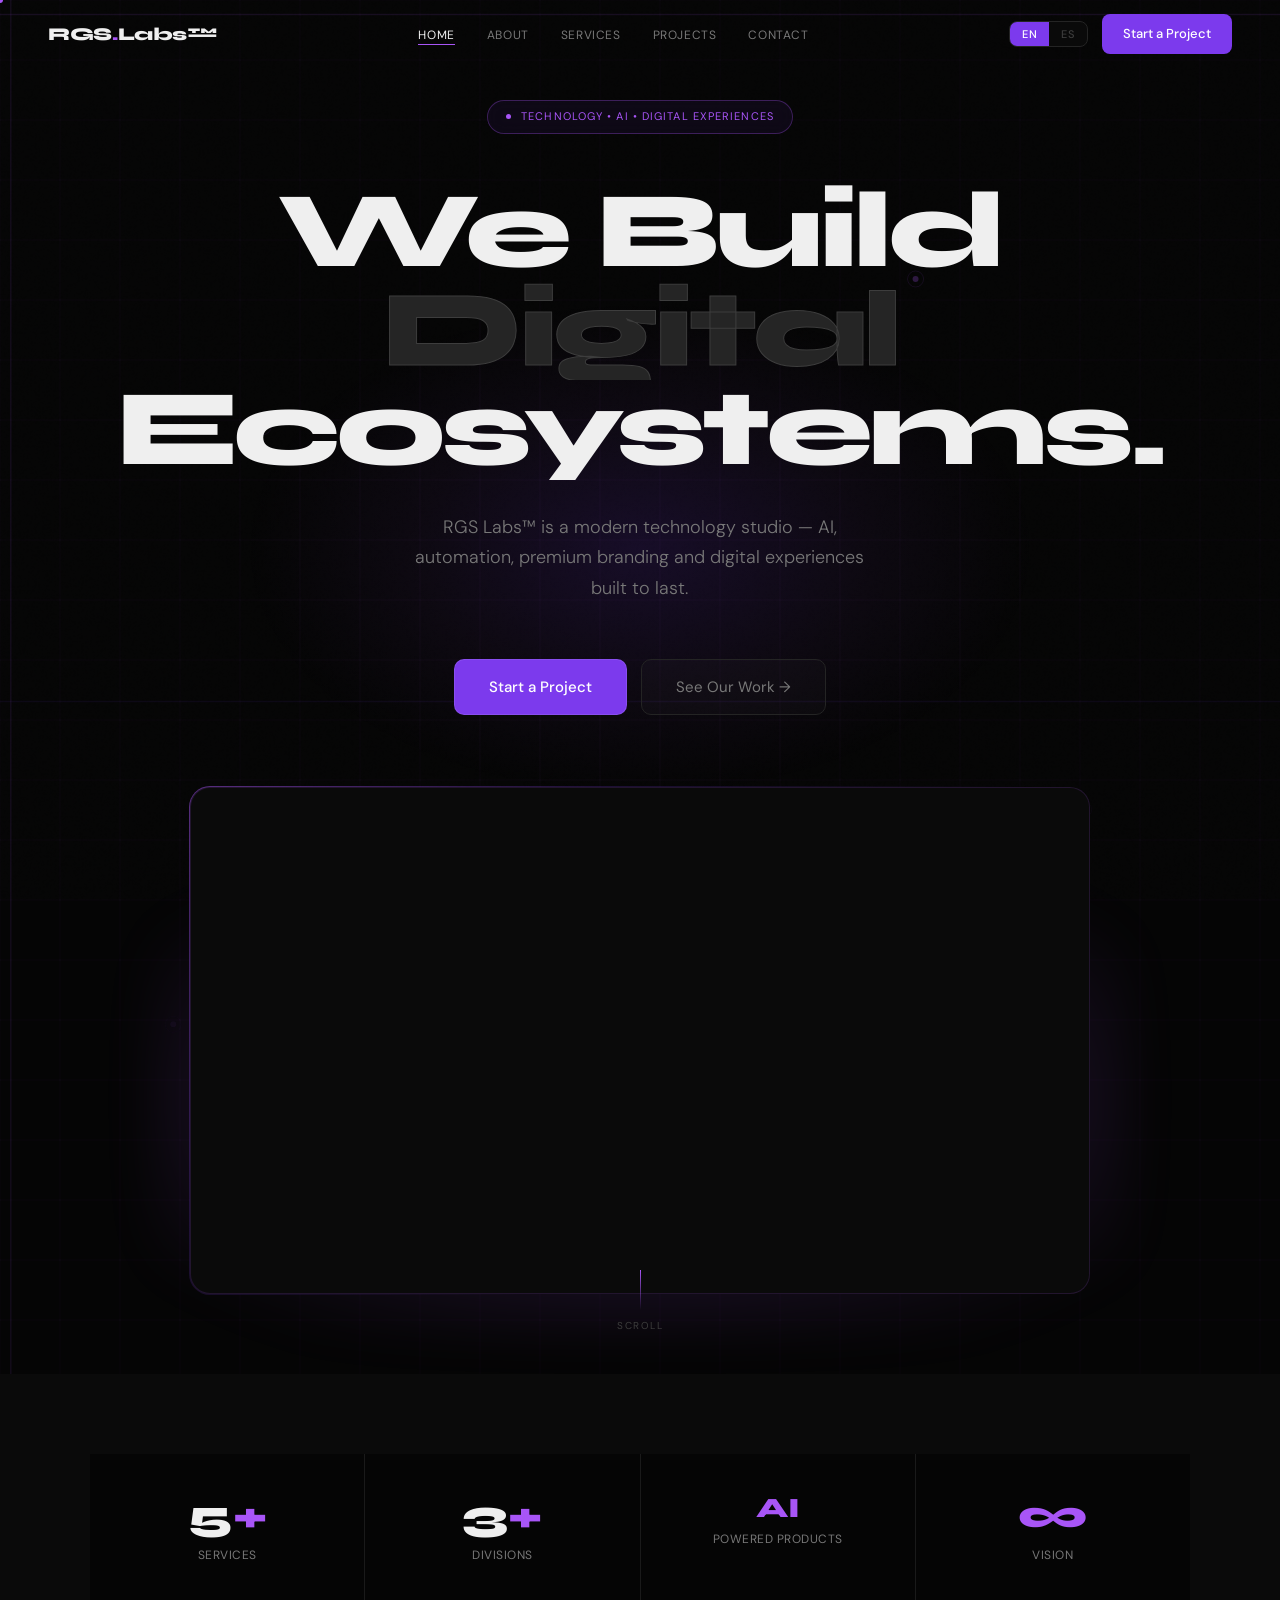
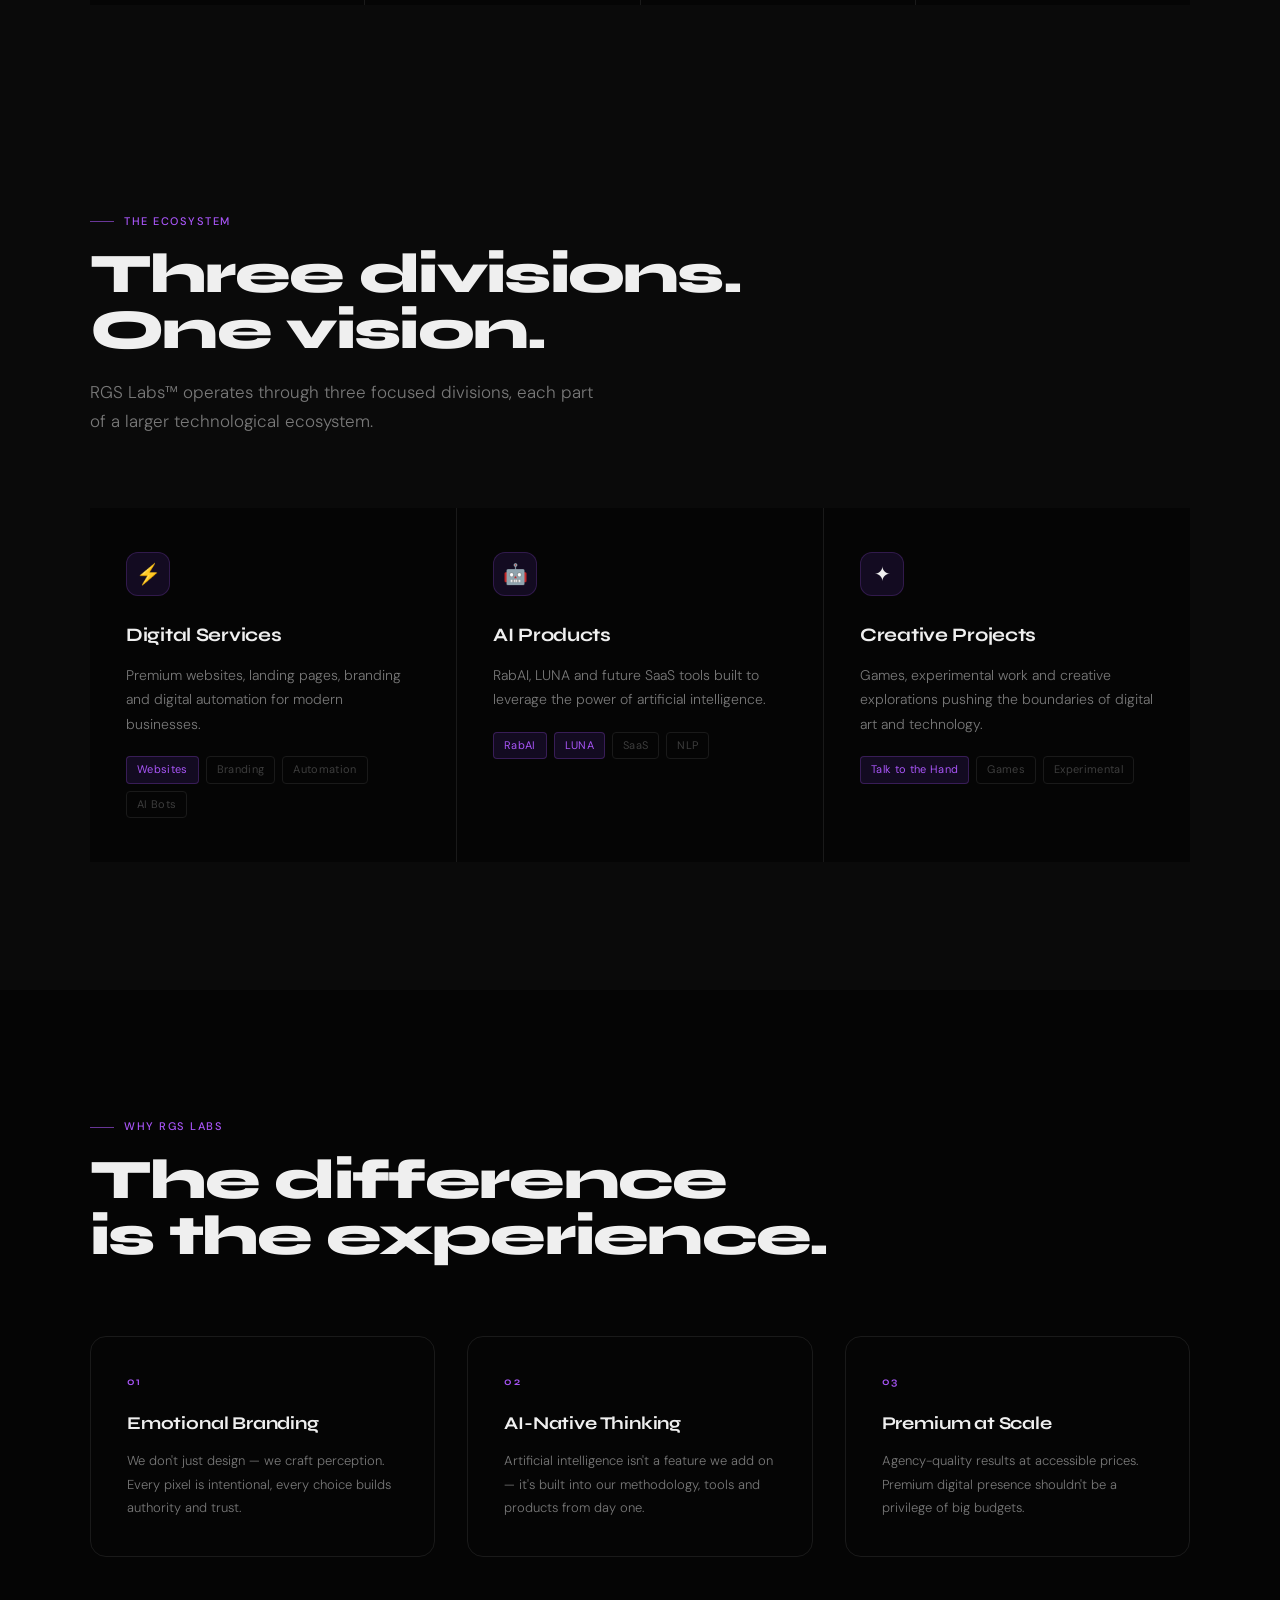
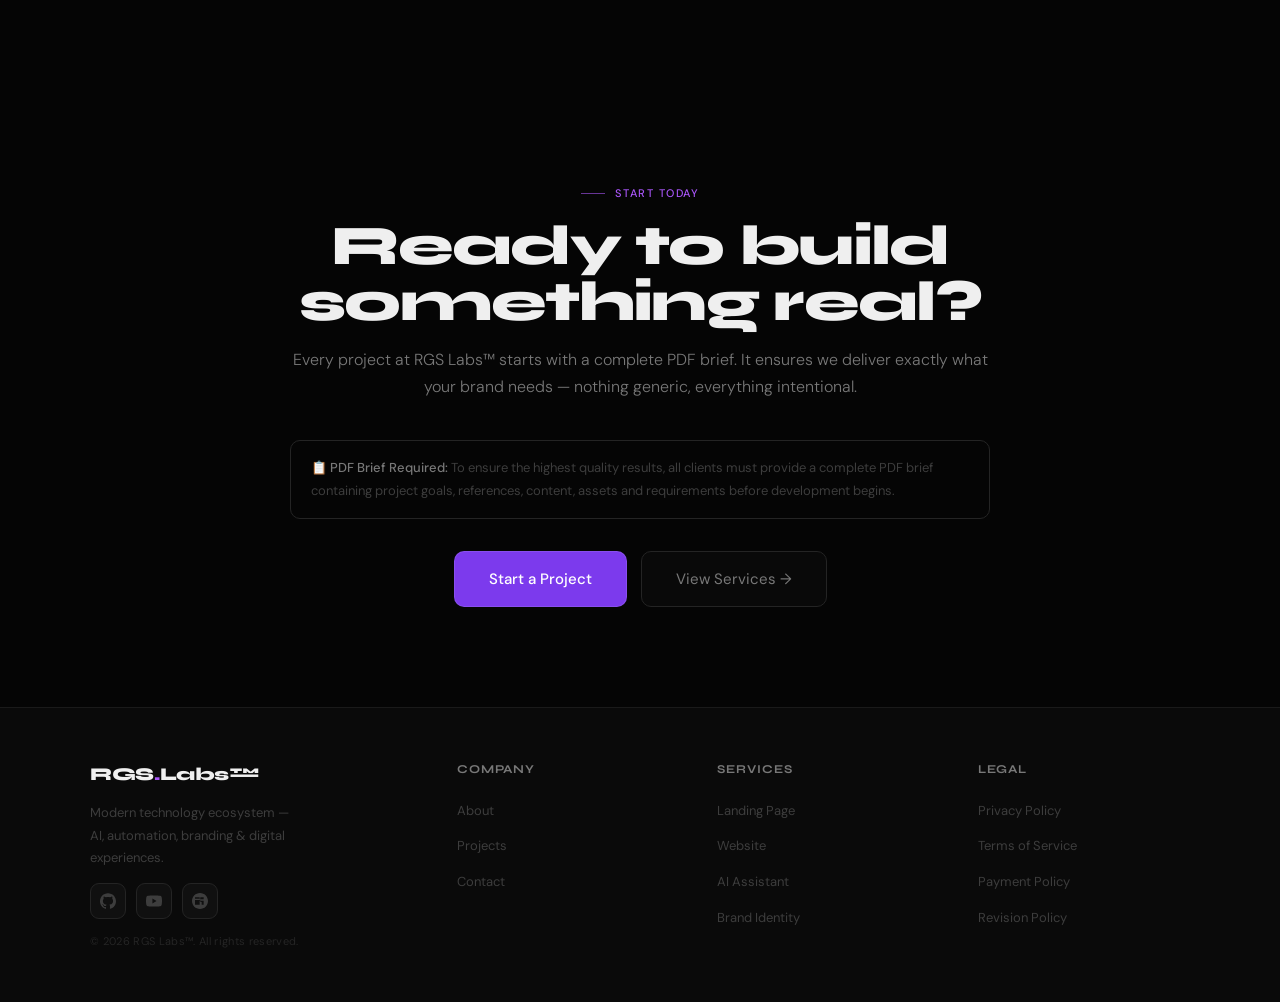
<file: RGS HomPage-index.html>
<!DOCTYPE html>
<html lang="en">
<head>
<meta charset="UTF-8"/>
<meta name="viewport" content="width=device-width,initial-scale=1.0"/>
<title>RGS Labs™ — Technology Ecosystem</title>
<link href="https://fonts.googleapis.com/css2?family=Syne:wght@400;500;600;700;800&family=DM+Sans:opsz,wght@9..40,300;9..40,400;9..40,500&display=swap" rel="stylesheet"/>
<style>
*,*::before,*::after{box-sizing:border-box;margin:0;padding:0}
:root{
  --bg:#050505;--bg2:#0a0a0a;--bg3:#101010;--bg4:#161616;
  --border:#1a1a1a;--border2:#242424;--border3:#303030;
  --text:#efefef;--text2:#787878;--text3:#3d3d3d;--text4:#252525;
  --purple:#a855f7;--purple2:#7c3aed;--purple3:rgba(124,58,237,.12);--purple4:rgba(168,85,247,.06);
  --purple-glow:rgba(168,85,247,.18);
  --font-h:'Syne',sans-serif;--font-b:'DM Sans',sans-serif;
  --ease:cubic-bezier(.16,1,.3,1);
}
html{scroll-behavior:smooth}
body{background:var(--bg);color:var(--text);font-family:var(--font-b);font-size:16px;line-height:1.6;overflow-x:hidden;cursor:none}
body::before{content:'';position:fixed;inset:0;background-image:url("data:image/svg+xml,%3Csvg viewBox='0 0 256 256' xmlns='http://www.w3.org/2000/svg'%3E%3Cfilter id='n'%3E%3CfeTurbulence type='fractalNoise' baseFrequency='0.9' numOctaves='4' stitchTiles='stitch'/%3E%3C/filter%3E%3Crect width='100%25' height='100%25' filter='url(%23n)' opacity='0.03'/%3E%3C/svg%3E");opacity:.4;pointer-events:none;z-index:1;mix-blend-mode:overlay}
.cursor-dot{position:fixed;width:6px;height:6px;background:var(--purple);border-radius:50%;pointer-events:none;z-index:9999;transform:translate(-50%,-50%);transition:width .2s var(--ease),height .2s var(--ease),background .2s;will-change:left,top}
.cursor-dot.hover{width:10px;height:10px;background:#c084fc}
.cursor-dot.clicking{width:4px;height:4px;opacity:.7}

/* ── NAV ── */
nav{position:fixed;top:0;left:0;right:0;z-index:200;padding:0 48px;height:68px;display:flex;align-items:center;justify-content:space-between;transition:all .4s var(--ease)}
nav.scrolled{background:rgba(5,5,5,.92);backdrop-filter:blur(28px);border-bottom:1px solid var(--border)}
.nav-logo{display:flex;align-items:center;gap:8px;text-decoration:none;cursor:none}
.nav-logo-text{font-family:var(--font-h);font-size:18px;font-weight:800;color:var(--text);letter-spacing:-.02em}
.nav-logo-text span{color:var(--purple)}
.nav-logo-sup{font-size:10px;color:var(--purple);vertical-align:super;font-family:var(--font-b);font-weight:500}
.nav-links{display:flex;gap:32px;list-style:none}
.nav-links a{font-size:12px;font-weight:400;color:var(--text2);text-decoration:none;letter-spacing:.05em;text-transform:uppercase;transition:color .2s;cursor:none;position:relative}
.nav-links a::after{content:'';position:absolute;bottom:-2px;left:0;width:0;height:1px;background:var(--purple);transition:width .3s var(--ease)}
.nav-links a:hover,.nav-links a.active{color:var(--text)}
.nav-links a:hover::after,.nav-links a.active::after{width:100%}
.nav-links a.active{color:var(--text)}
.nav-right{display:flex;align-items:center;gap:14px}
.lang-toggle{display:flex;align-items:center;border:1px solid var(--border2);border-radius:8px;overflow:hidden;background:var(--bg2)}
.lang-btn{font-size:11px;padding:5px 12px;border:none;background:transparent;color:var(--text3);cursor:pointer;font-family:var(--font-b);font-weight:500;letter-spacing:.04em;transition:all .25s}
.lang-btn.active{background:var(--purple2);color:#fff}
.nav-cta{background:var(--purple2);color:#fff;padding:9px 20px;border-radius:8px;font-size:13px;font-weight:500;text-decoration:none;font-family:var(--font-b);transition:all .25s;cursor:none;border:1px solid transparent;position:relative;overflow:hidden}
.nav-cta::before{content:'';position:absolute;inset:0;background:rgba(255,255,255,.08);opacity:0;transition:opacity .2s}
.nav-cta:hover::before{opacity:1}
.nav-cta:hover{transform:translateY(-1px);box-shadow:0 8px 32px rgba(124,58,237,.4)}

/* ── HERO ── */
#hero{min-height:100vh;display:flex;flex-direction:column;align-items:center;justify-content:center;text-align:center;padding:100px 48px 80px;position:relative;overflow:hidden}
#heroCanvas{position:absolute;inset:0;width:100%;height:100%;opacity:.5}
.hero-ambient{position:absolute;top:40%;left:50%;transform:translate(-50%,-50%);width:800px;height:500px;background:radial-gradient(ellipse,rgba(124,58,237,.15),rgba(168,85,247,.05) 40%,transparent 70%);pointer-events:none;animation:ambientPulse 6s ease-in-out infinite}
@keyframes ambientPulse{0%,100%{opacity:.6;transform:translate(-50%,-50%) scale(1)}50%{opacity:1;transform:translate(-50%,-50%) scale(1.08)}}
.hero-content{position:relative;z-index:2}
.hero-badge{display:inline-flex;align-items:center;gap:10px;border:1px solid rgba(168,85,247,.3);border-radius:100px;padding:7px 18px;font-size:11px;color:var(--purple);letter-spacing:.1em;text-transform:uppercase;margin-bottom:48px;background:rgba(124,58,237,.07);backdrop-filter:blur(8px)}
.hero-badge-dot{width:5px;height:5px;border-radius:50%;background:var(--purple);animation:dotPulse 2.5s ease-in-out infinite}
@keyframes dotPulse{0%,100%{box-shadow:0 0 0 0 rgba(168,85,247,.6)}70%{box-shadow:0 0 0 6px transparent}}
.hero-title{font-family:var(--font-h);font-size:clamp(56px,8.5vw,108px);font-weight:800;line-height:.92;letter-spacing:-.04em;margin-bottom:32px}
.hero-title .line{display:block;overflow:hidden}
.hero-title .line-inner{display:block;transform:translateY(110%);animation:slideUp .8s var(--ease) forwards}
.hero-title .line:nth-child(1) .line-inner{animation-delay:.1s}
.hero-title .line:nth-child(2) .line-inner{animation-delay:.22s}
.hero-title .line:nth-child(3) .line-inner{animation-delay:.34s}
.hero-title em{font-style:normal;color:var(--text4);-webkit-text-stroke:1px var(--text3)}
@keyframes slideUp{to{transform:translateY(0)}}
.hero-sub{font-size:clamp(15px,1.7vw,18px);color:var(--text2);max-width:480px;line-height:1.7;margin:0 auto 56px;font-weight:300;opacity:0;animation:fadeIn .8s var(--ease) .5s forwards}
@keyframes fadeIn{to{opacity:1}}
.hero-actions{display:flex;gap:14px;flex-wrap:wrap;justify-content:center;opacity:0;animation:fadeIn .8s var(--ease) .65s forwards}
.btn-primary{background:var(--purple2);color:#fff;padding:15px 34px;border-radius:10px;font-size:15px;font-weight:500;text-decoration:none;font-family:var(--font-b);transition:all .3s var(--ease);cursor:none;position:relative;overflow:hidden;border:1px solid rgba(255,255,255,.1)}
.btn-primary::after{content:'';position:absolute;inset:0;background:linear-gradient(135deg,rgba(255,255,255,.1),transparent);opacity:0;transition:opacity .2s}
.btn-primary:hover::after{opacity:1}
.btn-primary:hover{transform:translateY(-2px);box-shadow:0 16px 48px rgba(124,58,237,.45)}
.btn-ghost{border:1px solid var(--border2);color:var(--text2);padding:15px 34px;border-radius:10px;font-size:15px;text-decoration:none;font-family:var(--font-b);transition:all .3s var(--ease);cursor:none;background:rgba(255,255,255,.02)}
.btn-ghost:hover{border-color:var(--border3);color:var(--text);background:rgba(255,255,255,.04);transform:translateY(-2px)}
#heroVisual{position:relative;z-index:2;margin-top:72px;opacity:0;animation:fadeIn .8s var(--ease) .8s forwards;width:100%;max-width:900px}
.video-rect-wrap{position:relative;border-radius:20px;overflow:visible}
.video-rect-glow{position:absolute;inset:-40px;border-radius:32px;background:radial-gradient(ellipse 80% 60% at 50% 60%,rgba(124,58,237,.28),rgba(168,85,247,.1) 50%,transparent 80%);filter:blur(24px);animation:ambientPulse 5s ease-in-out infinite;z-index:0}
.video-rect-border{position:absolute;inset:-1px;border-radius:21px;background:linear-gradient(135deg,rgba(168,85,247,.5),rgba(124,58,237,.2),transparent 60%);z-index:1;pointer-events:none}
.video-rect-inner{position:relative;z-index:2;border-radius:20px;overflow:hidden;background:var(--bg2);aspect-ratio:16/9;border:1px solid rgba(168,85,247,.15)}
.video-rect-inner iframe{width:100%;height:100%;border:none;display:block}
.hero-scroll{position:absolute;bottom:40px;left:50%;transform:translateX(-50%);display:flex;flex-direction:column;align-items:center;gap:8px;z-index:2;opacity:0;animation:fadeIn .6s var(--ease) 1.2s forwards}
.scroll-line{width:1px;height:40px;background:linear-gradient(to bottom,var(--purple),transparent);animation:scrollAnim 2s ease-in-out infinite}
@keyframes scrollAnim{0%{transform:scaleY(0);transform-origin:top}50%{transform:scaleY(1);transform-origin:top}51%{transform:scaleY(1);transform-origin:bottom}100%{transform:scaleY(0);transform-origin:bottom}}
.scroll-text{font-size:10px;letter-spacing:.15em;text-transform:uppercase;color:var(--text3)}

/* ── REVEAL ── */
.reveal{opacity:0;transform:translateY(32px);transition:opacity .8s var(--ease),transform .8s var(--ease)}
.reveal.visible{opacity:1;transform:translateY(0)}
.reveal-left{opacity:0;transform:translateX(-32px);transition:opacity .8s var(--ease),transform .8s var(--ease)}
.reveal-left.visible{opacity:1;transform:translateX(0)}
.reveal-right{opacity:0;transform:translateX(32px);transition:opacity .8s var(--ease),transform .8s var(--ease)}
.reveal-right.visible{opacity:1;transform:translateX(0)}
.reveal-scale{opacity:0;transform:scale(.95);transition:opacity .7s var(--ease),transform .7s var(--ease)}
.reveal-scale.visible{opacity:1;transform:scale(1)}
.stagger-1{transition-delay:.05s}.stagger-2{transition-delay:.12s}.stagger-3{transition-delay:.2s}.stagger-4{transition-delay:.28s}

/* ── SECTIONS ── */
section{padding:128px 48px;position:relative;z-index:2}
.container{max-width:1100px;margin:0 auto}
.sec-label{font-size:11px;letter-spacing:.14em;text-transform:uppercase;color:var(--purple);font-weight:500;margin-bottom:16px;display:flex;align-items:center;gap:10px}
.sec-label::before{content:'';width:24px;height:1px;background:var(--purple);opacity:.6}
.sec-title{font-family:var(--font-h);font-size:clamp(32px,4.5vw,56px);font-weight:800;line-height:1;letter-spacing:-.03em;color:var(--text);margin-bottom:20px}
.sec-sub{font-size:17px;color:var(--text2);max-width:520px;line-height:1.7;font-weight:300}

/* ── ECOSYSTEM ── */
#ecosystem{background:var(--bg2)}
.eco-cards{display:grid;grid-template-columns:repeat(3,1fr);gap:1px;background:var(--border);margin-top:72px}
.eco-card{background:var(--bg);padding:44px 36px;transition:background .3s;position:relative;overflow:hidden}
.eco-card::before{content:'';position:absolute;top:0;left:0;right:0;height:2px;background:linear-gradient(90deg,transparent,var(--purple),transparent);opacity:0;transition:opacity .4s}
.eco-card:hover{background:var(--bg3)}
.eco-card:hover::before{opacity:1}
.eco-icon-wrap{width:44px;height:44px;border-radius:12px;background:var(--purple3);border:1px solid rgba(168,85,247,.2);display:flex;align-items:center;justify-content:center;margin-bottom:24px;font-size:20px;transition:all .3s}
.eco-card:hover .eco-icon-wrap{background:rgba(124,58,237,.2);border-color:rgba(168,85,247,.4);transform:scale(1.05)}
.eco-card-title{font-family:var(--font-h);font-size:19px;font-weight:700;color:var(--text);margin-bottom:12px;letter-spacing:-.015em}
.eco-card-sub{font-size:14px;color:var(--text2);line-height:1.75;margin-bottom:20px;font-weight:300}
.eco-tags{display:flex;flex-wrap:wrap;gap:7px}
.eco-tag{font-size:11px;color:var(--text3);border:1px solid var(--border);border-radius:4px;padding:4px 10px;letter-spacing:.03em;transition:all .2s}
.eco-tag.p{color:var(--purple);border-color:rgba(168,85,247,.25);background:var(--purple3)}
.eco-card:hover .eco-tag.p{border-color:rgba(168,85,247,.45)}

/* ── WHY ── */
#why{background:var(--bg)}
.why-grid{display:grid;grid-template-columns:repeat(3,1fr);gap:32px;margin-top:72px}
.why-item{padding:36px;border:1px solid var(--border);border-radius:16px;transition:all .4s var(--ease);position:relative;overflow:hidden}
.why-item::before{content:'';position:absolute;top:0;left:0;right:0;height:2px;background:linear-gradient(90deg,transparent,var(--purple),transparent);transform:scaleX(0);transition:transform .5s var(--ease)}
.why-item:hover{border-color:var(--border2);background:var(--bg2);transform:translateY(-4px)}
.why-item:hover::before{transform:scaleX(1)}
.why-num{font-size:11px;color:var(--purple);font-family:var(--font-h);font-weight:600;letter-spacing:.12em;margin-bottom:18px}
.why-title{font-family:var(--font-h);font-size:18px;font-weight:700;color:var(--text);margin-bottom:12px;letter-spacing:-.01em}
.why-desc{font-size:13px;color:var(--text2);line-height:1.8;font-weight:300}

/* ── STATS STRIP ── */
#stats{background:var(--bg2);padding:80px 48px}
.stats-strip{display:grid;grid-template-columns:repeat(4,1fr);gap:1px;background:var(--border);max-width:1100px;margin:0 auto}
.stat-box{background:var(--bg);padding:40px 32px;transition:background .3s;text-align:center}
.stat-box:hover{background:var(--bg3)}
.stat-num{font-family:var(--font-h);font-size:44px;font-weight:800;color:var(--text);line-height:1;margin-bottom:8px}
.stat-num span,.stat-accent{color:var(--purple)}
.stat-label{font-size:12px;color:var(--text2);letter-spacing:.04em;text-transform:uppercase}

/* ── CTA STRIP ── */
#cta-strip{background:var(--bg);padding:100px 48px;text-align:center}
.cta-strip-inner{max-width:700px;margin:0 auto}
.cta-strip-inner .sec-title{margin-bottom:16px}
.cta-strip-inner p{font-size:16px;color:var(--text2);margin-bottom:40px;font-weight:300;line-height:1.7}
.cta-strip-inner .brief-note{font-size:13px;color:var(--text3);border:1px solid var(--border2);border-radius:10px;padding:16px 20px;margin-bottom:32px;line-height:1.7;text-align:left}
.cta-strip-inner .brief-note strong{color:var(--text2);font-weight:500}

/* ── FOOTER ── */
footer{background:var(--bg2);border-top:1px solid var(--border);padding:52px 48px;position:relative;z-index:2}
.footer-inner{max-width:1100px;margin:0 auto;display:grid;grid-template-columns:1.5fr 1fr 1fr 1fr;gap:48px}
.footer-brand{display:flex;flex-direction:column;gap:14px}
.footer-logo-text{font-family:var(--font-h);font-size:18px;font-weight:800;color:var(--text);letter-spacing:-.02em}
.footer-logo-text span{color:var(--purple)}
.footer-tagline{font-size:13px;color:var(--text3);line-height:1.7;max-width:200px}
.footer-socials{display:flex;gap:10px;align-items:center}
.social-link{width:36px;height:36px;border-radius:9px;border:1px solid var(--border2);background:var(--bg3);display:flex;align-items:center;justify-content:center;text-decoration:none;transition:all .3s var(--ease);position:relative;overflow:hidden}
.social-link::before{content:'';position:absolute;inset:0;background:var(--purple3);opacity:0;transition:opacity .3s}
.social-link:hover{border-color:rgba(168,85,247,.4);transform:translateY(-3px);box-shadow:0 8px 24px rgba(124,58,237,.25)}
.social-link:hover::before{opacity:1}
.social-link svg{width:16px;height:16px;fill:var(--text3);transition:fill .2s;position:relative;z-index:1}
.social-link:hover svg{fill:var(--purple)}
.footer-copy{font-size:11px;color:var(--text4);letter-spacing:.03em}
.footer-col h4{font-family:var(--font-h);font-size:12px;font-weight:700;color:var(--text2);letter-spacing:.08em;text-transform:uppercase;margin-bottom:18px}
.footer-col ul{list-style:none;display:flex;flex-direction:column;gap:10px}
.footer-col ul a{font-size:13px;color:var(--text3);text-decoration:none;transition:color .2s;cursor:none}
.footer-col ul a:hover{color:var(--text2)}

/* ── LEGAL MODAL ── */
.modal-overlay{position:fixed;inset:0;background:rgba(0,0,0,.94);z-index:500;display:flex;align-items:flex-start;justify-content:center;padding:40px 20px;opacity:0;pointer-events:none;transition:opacity .4s var(--ease);backdrop-filter:blur(12px)}
.modal-overlay.active{opacity:1;pointer-events:all}
.modal-box{background:var(--bg2);border:1px solid var(--border2);border-radius:20px;width:100%;max-width:700px;max-height:82vh;overflow-y:auto;padding:52px;transform:translateY(20px);transition:transform .4s var(--ease);scrollbar-width:thin;scrollbar-color:var(--border3) transparent}
.modal-overlay.active .modal-box{transform:translateY(0)}
.modal-header{display:flex;justify-content:space-between;align-items:flex-start;margin-bottom:36px}
.modal-title{font-family:var(--font-h);font-size:24px;font-weight:800;color:var(--text);letter-spacing:-.025em}
.modal-close{background:var(--bg3);border:1px solid var(--border2);color:var(--text2);width:38px;height:38px;border-radius:10px;cursor:pointer;font-size:16px;display:flex;align-items:center;justify-content:center;transition:all .2s;flex-shrink:0;margin-left:20px}
.modal-close:hover{border-color:var(--purple);color:var(--purple)}
.modal-section{margin-bottom:28px}
.modal-section h3{font-size:11px;font-weight:600;color:var(--purple);letter-spacing:.1em;text-transform:uppercase;margin-bottom:12px}
.modal-section p,.modal-section li{font-size:14px;color:var(--text2);line-height:1.85;font-weight:300}
.modal-section ul{padding-left:16px}
.modal-section li{margin-bottom:7px}
.modal-divider{border:none;border-top:1px solid var(--border);margin:24px 0}

@media(max-width:900px){
  nav{padding:0 20px}
  .nav-links{display:none}
  section{padding:80px 20px}
  #stats{padding:60px 20px}
  #cta-strip{padding:80px 20px}
  .eco-cards,.why-grid,.stats-strip{grid-template-columns:1fr}
  .footer-inner{grid-template-columns:1fr;gap:32px}
  #heroVisual{max-width:100%}
}
</style>
</head>
<body>
<div class="cursor-dot" id="cursorDot"></div>

<div class="modal-overlay" id="modalOverlay" onclick="closeModal(event)">
  <div class="modal-box"><div class="modal-header"><div class="modal-title" id="modalTitle"></div><button class="modal-close" onclick="closeAllModals()">✕</button></div><div id="modalContent"></div></div>
</div>

<nav id="mainNav">
  <a href="index.html" class="nav-logo">
    <div class="nav-logo-text">RGS<span>.</span>Labs™</div>
  </a>
  <ul class="nav-links">
    <li><a href="index.html" class="active" data-en="Home" data-es="Inicio">Home</a></li>
    <li><a href="about.html" data-en="About" data-es="Nosotros">About</a></li>
    <li><a href="services.html" data-en="Services" data-es="Servicios">Services</a></li>
    <li><a href="projects.html" data-en="Projects" data-es="Proyectos">Projects</a></li>
    <li><a href="contact.html" data-en="Contact" data-es="Contacto">Contact</a></li>
  </ul>
  <div class="nav-right">
    <div class="lang-toggle">
      <button class="lang-btn active" id="btnEN" onclick="setLang('en')">EN</button>
      <button class="lang-btn" id="btnES" onclick="setLang('es')">ES</button>
    </div>
    <a href="contact.html" class="nav-cta" data-en="Start a Project" data-es="Iniciar Proyecto">Start a Project</a>
  </div>
</nav>

<!-- HERO -->
<section id="hero">
  <canvas id="heroCanvas"></canvas>
  <div class="hero-ambient"></div>
  <div class="hero-content">
    <div class="hero-badge"><span class="hero-badge-dot"></span><span data-en="Technology • AI • Digital Experiences" data-es="Tecnología • IA • Experiencias Digitales">Technology • AI • Digital Experiences</span></div>
    <h1 class="hero-title">
      <span class="line"><span class="line-inner" data-en="We Build" data-es="Construimos">We Build</span></span>
      <span class="line"><span class="line-inner"><em data-en="Digital" data-es="Ecosistemas">Digital</em></span></span>
      <span class="line"><span class="line-inner" data-en="Ecosystems." data-es="Digitales.">Ecosystems.</span></span>
    </h1>
    <p class="hero-sub" data-en="RGS Labs™ is a modern technology studio — AI, automation, premium branding and digital experiences built to last." data-es="RGS Labs™ es un estudio tecnológico moderno — IA, automatización, branding premium y experiencias digitales construidas para perdurar.">RGS Labs™ is a modern technology studio — AI, automation, premium branding and digital experiences built to last.</p>
    <div class="hero-actions">
      <a href="contact.html" class="btn-primary" data-en="Start a Project" data-es="Iniciar Proyecto">Start a Project</a>
      <a href="projects.html" class="btn-ghost" data-en="See Our Work →" data-es="Ver Proyectos →">See Our Work →</a>
    </div>
  </div>
  <div id="heroVisual">
    <div class="video-rect-wrap">
      <div class="video-rect-glow"></div>
      <div class="video-rect-border"></div>
      <div class="video-rect-inner">
        <iframe src="https://www.youtube.com/embed/gI4Nw-c6kk4?autoplay=1&mute=1&loop=1&playlist=gI4Nw-c6kk4&controls=0&showinfo=0&rel=0&modestbranding=1&playsinline=1" allow="autoplay; encrypted-media" allowfullscreen></iframe>
      </div>
    </div>
  </div>
  <div class="hero-scroll"><div class="scroll-line"></div><span class="scroll-text">Scroll</span></div>
</section>

<!-- STATS -->
<section id="stats">
  <div class="stats-strip">
    <div class="stat-box reveal stagger-1"><div class="stat-num">5<span>+</span></div><div class="stat-label" data-en="Services" data-es="Servicios">Services</div></div>
    <div class="stat-box reveal stagger-2"><div class="stat-num">3<span>+</span></div><div class="stat-label" data-en="Divisions" data-es="Divisiones">Divisions</div></div>
    <div class="stat-box reveal stagger-3"><div class="stat-num stat-accent" style="font-size:28px">AI</div><div class="stat-label" data-en="Powered Products" data-es="Productos con IA">Powered Products</div></div>
    <div class="stat-box reveal stagger-4"><div class="stat-num stat-accent">∞</div><div class="stat-label" data-en="Vision" data-es="Visión">Vision</div></div>
  </div>
</section>

<!-- ECOSYSTEM -->
<section id="ecosystem">
  <div class="container">
    <div class="sec-label reveal" data-en="The Ecosystem" data-es="El Ecosistema">The Ecosystem</div>
    <h2 class="sec-title reveal" data-en="Three divisions.<br>One vision." data-es="Tres divisiones.<br>Una visión.">Three divisions.<br>One vision.</h2>
    <p class="sec-sub reveal" data-en="RGS Labs™ operates through three focused divisions, each part of a larger technological ecosystem." data-es="RGS Labs™ opera a través de tres divisiones enfocadas, cada una parte de un ecosistema tecnológico mayor.">RGS Labs™ operates through three focused divisions, each part of a larger technological ecosystem.</p>
    <div class="eco-cards">
      <div class="eco-card reveal stagger-1">
        <div class="eco-icon-wrap">⚡</div>
        <div class="eco-card-title" data-en="Digital Services" data-es="Servicios Digitales">Digital Services</div>
        <div class="eco-card-sub" data-en="Premium websites, landing pages, branding and digital automation for modern businesses." data-es="Sitios web premium, landing pages, branding y automatización digital para negocios modernos.">Premium websites, landing pages, branding and digital automation for modern businesses.</div>
        <div class="eco-tags"><span class="eco-tag p">Websites</span><span class="eco-tag">Branding</span><span class="eco-tag">Automation</span><span class="eco-tag">AI Bots</span></div>
      </div>
      <div class="eco-card reveal stagger-2">
        <div class="eco-icon-wrap">🤖</div>
        <div class="eco-card-title" data-en="AI Products" data-es="Productos de IA">AI Products</div>
        <div class="eco-card-sub" data-en="RabAI, LUNA and future SaaS tools built to leverage the power of artificial intelligence." data-es="RabAI, LUNA y futuras herramientas SaaS para aprovechar el poder de la inteligencia artificial.">RabAI, LUNA and future SaaS tools built to leverage the power of artificial intelligence.</div>
        <div class="eco-tags"><span class="eco-tag p">RabAI</span><span class="eco-tag p">LUNA</span><span class="eco-tag">SaaS</span><span class="eco-tag">NLP</span></div>
      </div>
      <div class="eco-card reveal stagger-3">
        <div class="eco-icon-wrap">✦</div>
        <div class="eco-card-title" data-en="Creative Projects" data-es="Proyectos Creativos">Creative Projects</div>
        <div class="eco-card-sub" data-en="Games, experimental work and creative explorations pushing the boundaries of digital art and technology." data-es="Juegos, trabajo experimental y exploraciones creativas que empujan los límites del arte digital.">Games, experimental work and creative explorations pushing the boundaries of digital art and technology.</div>
        <div class="eco-tags"><span class="eco-tag p">Talk to the Hand</span><span class="eco-tag">Games</span><span class="eco-tag">Experimental</span></div>
      </div>
    </div>
  </div>
</section>

<!-- WHY -->
<section id="why">
  <div class="container">
    <div class="sec-label reveal" data-en="Why RGS Labs" data-es="Por qué RGS Labs">Why RGS Labs</div>
    <h2 class="sec-title reveal" data-en="The difference<br>is the experience." data-es="La diferencia<br>es la experiencia.">The difference<br>is the experience.</h2>
    <div class="why-grid">
      <div class="why-item reveal stagger-1"><div class="why-num">01</div><div class="why-title" data-en="Emotional Branding" data-es="Branding Emocional">Emotional Branding</div><div class="why-desc" data-en="We don't just design — we craft perception. Every pixel is intentional, every choice builds authority and trust." data-es="No solo diseñamos — creamos percepción. Cada píxel es intencional, cada decisión construye autoridad y confianza.">We don't just design — we craft perception. Every pixel is intentional, every choice builds authority and trust.</div></div>
      <div class="why-item reveal stagger-2"><div class="why-num">02</div><div class="why-title" data-en="AI-Native Thinking" data-es="Pensamiento Nativo en IA">AI-Native Thinking</div><div class="why-desc" data-en="Artificial intelligence isn't a feature we add on — it's built into our methodology, tools and products from day one." data-es="La IA no es algo que agregamos — está integrada en nuestra metodología, herramientas y productos desde el primer día.">Artificial intelligence isn't a feature we add on — it's built into our methodology, tools and products from day one.</div></div>
      <div class="why-item reveal stagger-3"><div class="why-num">03</div><div class="why-title" data-en="Premium at Scale" data-es="Premium Accesible">Premium at Scale</div><div class="why-desc" data-en="Agency-quality results at accessible prices. Premium digital presence shouldn't be a privilege of big budgets." data-es="Resultados de agencia a precios accesibles. La presencia digital premium no debería ser privilegio de grandes presupuestos.">Agency-quality results at accessible prices. Premium digital presence shouldn't be a privilege of big budgets.</div></div>
    </div>
  </div>
</section>

<!-- CTA STRIP -->
<section id="cta-strip">
  <div class="cta-strip-inner">
    <div class="sec-label reveal" style="justify-content:center" data-en="Start Today" data-es="Empieza Hoy">Start Today</div>
    <h2 class="sec-title reveal" data-en="Ready to build<br>something real?" data-es="¿Listo para construir<br>algo real?">Ready to build<br>something real?</h2>
    <p class="reveal" data-en="Every project at RGS Labs™ starts with a complete PDF brief. It ensures we deliver exactly what your brand needs — nothing generic, everything intentional." data-es="Cada proyecto en RGS Labs™ comienza con un brief en PDF completo. Esto nos asegura entregar exactamente lo que tu marca necesita — nada genérico, todo intencional.">Every project at RGS Labs™ starts with a complete PDF brief. It ensures we deliver exactly what your brand needs — nothing generic, everything intentional.</p>
    <div class="brief-note reveal">
      <strong data-en="📋 PDF Brief Required:" data-es="📋 Brief en PDF Requerido:">📋 PDF Brief Required:</strong>
      <span data-en=" To ensure the highest quality results, all clients must provide a complete PDF brief containing project goals, references, content, assets and requirements before development begins." data-es=" Para garantizar los mejores resultados, todos los clientes deben proporcionar un brief en PDF completo con objetivos, referencias, contenido, assets y requisitos antes de iniciar el desarrollo."> To ensure the highest quality results, all clients must provide a complete PDF brief containing project goals, references, content, assets and requirements before development begins.</span>
    </div>
    <div class="hero-actions reveal">
      <a href="contact.html" class="btn-primary" data-en="Start a Project" data-es="Iniciar Proyecto">Start a Project</a>
      <a href="services.html" class="btn-ghost" data-en="View Services →" data-es="Ver Servicios →">View Services →</a>
    </div>
  </div>
</section>

<!-- FOOTER -->
<footer>
  <div class="footer-inner">
    <div class="footer-brand">
      <div class="footer-logo-text">RGS<span>.</span>Labs™</div>
      <div class="footer-tagline" data-en="Modern technology ecosystem — AI, automation, branding & digital experiences." data-es="Ecosistema tecnológico moderno — IA, automatización, branding y experiencias digitales.">Modern technology ecosystem — AI, automation, branding & digital experiences.</div>
      <div class="footer-socials">
        <a href="https://github.com/RabbitGamesDev" target="_blank" rel="noopener" class="social-link" title="GitHub"><svg viewBox="0 0 24 24"><path d="M12 .297c-6.63 0-12 5.373-12 12 0 5.303 3.438 9.8 8.205 11.385.6.113.82-.258.82-.577 0-.285-.01-1.04-.015-2.04-3.338.724-4.042-1.61-4.042-1.61C4.422 18.07 3.633 17.7 3.633 17.7c-1.087-.744.084-.729.084-.729 1.205.084 1.838 1.236 1.838 1.236 1.07 1.835 2.809 1.305 3.495.998.108-.776.417-1.305.76-1.605-2.665-.3-5.466-1.332-5.466-5.93 0-1.31.465-2.38 1.235-3.22-.135-.303-.54-1.523.105-3.176 0 0 1.005-.322 3.3 1.23.96-.267 1.98-.399 3-.405 1.02.006 2.04.138 3 .405 2.28-1.552 3.285-1.23 3.285-1.23.645 1.653.24 2.873.12 3.176.765.84 1.23 1.91 1.23 3.22 0 4.61-2.805 5.625-5.475 5.92.42.36.81 1.096.81 2.22 0 1.606-.015 2.896-.015 3.286 0 .315.21.69.825.57C20.565 22.092 24 17.592 24 12.297c0-6.627-5.373-12-12-12"/></svg></a>
        <a href="https://www.youtube.com/@RGS_Labs" target="_blank" rel="noopener" class="social-link" title="YouTube"><svg viewBox="0 0 24 24"><path d="M23.495 6.205a3.007 3.007 0 0 0-2.088-2.088c-1.87-.501-9.396-.501-9.396-.501s-7.507-.01-9.396.501A3.007 3.007 0 0 0 .527 6.205a31.247 31.247 0 0 0-.522 5.805 31.247 31.247 0 0 0 .522 5.783 3.007 3.007 0 0 0 2.088 2.088c1.868.502 9.396.502 9.396.502s7.506 0 9.396-.502a3.007 3.007 0 0 0 2.088-2.088 31.247 31.247 0 0 0 .5-5.783 31.247 31.247 0 0 0-.5-5.805zM9.609 15.601V8.408l6.264 3.602z"/></svg></a>
        <a href="https://gamejolt.com/@RGS_Labs" target="_blank" rel="noopener" class="social-link" title="GameJolt"><svg viewBox="0 0 24 24"><path d="M12 0C5.373 0 0 5.373 0 12s5.373 12 12 12 12-5.373 12-12S18.627 0 12 0zm.5 17.5h-8v-7h8v7zm0-9h-8v-2h8v2zm5 9h-3v-4h-2v4h-1v-6h6v6zm0-8h-6v-3h6v3z"/></svg></a>
      </div>
      <div class="footer-copy">© 2026 RGS Labs™. All rights reserved.</div>
    </div>
    <div class="footer-col">
      <h4 data-en="Company" data-es="Empresa">Company</h4>
      <ul>
        <li><a href="about.html" data-en="About" data-es="Nosotros">About</a></li>
        <li><a href="projects.html" data-en="Projects" data-es="Proyectos">Projects</a></li>
        <li><a href="contact.html" data-en="Contact" data-es="Contacto">Contact</a></li>
      </ul>
    </div>
    <div class="footer-col">
      <h4 data-en="Services" data-es="Servicios">Services</h4>
      <ul>
        <li><a href="services.html" data-en="Landing Page" data-es="Landing Page">Landing Page</a></li>
        <li><a href="services.html" data-en="Website" data-es="Sitio Web">Website</a></li>
        <li><a href="services.html" data-en="AI Assistant" data-es="Asistente IA">AI Assistant</a></li>
        <li><a href="services.html" data-en="Brand Identity" data-es="Identidad de Marca">Brand Identity</a></li>
      </ul>
    </div>
    <div class="footer-col">
      <h4 data-en="Legal" data-es="Legal">Legal</h4>
      <ul>
        <li><a onclick="openModal('privacy')" data-en="Privacy Policy" data-es="Privacidad">Privacy Policy</a></li>
        <li><a onclick="openModal('terms')" data-en="Terms of Service" data-es="Términos">Terms of Service</a></li>
        <li><a onclick="openModal('payments')" data-en="Payment Policy" data-es="Pagos">Payment Policy</a></li>
        <li><a onclick="openModal('revisions')" data-en="Revision Policy" data-es="Revisiones">Revision Policy</a></li>
      </ul>
    </div>
  </div>
</footer>

<script>
// CURSOR
const dot=document.getElementById('cursorDot');
document.addEventListener('mousemove',e=>{dot.style.left=e.clientX+'px';dot.style.top=e.clientY+'px'});
document.addEventListener('mousedown',()=>dot.classList.add('clicking'));
document.addEventListener('mouseup',()=>dot.classList.remove('clicking'));
document.querySelectorAll('a,button').forEach(el=>{el.addEventListener('mouseenter',()=>dot.classList.add('hover'));el.addEventListener('mouseleave',()=>dot.classList.remove('hover'))});

// NAV SCROLL
const nav=document.getElementById('mainNav');
window.addEventListener('scroll',()=>nav.classList.toggle('scrolled',scrollY>50));

// HERO CANVAS
(function(){
  const c=document.getElementById('heroCanvas');if(!c)return;
  const ctx=c.getContext('2d');let W,H,t=0;
  function resize(){W=c.width=c.offsetWidth;H=c.height=c.offsetHeight}
  resize();window.addEventListener('resize',resize);
  function draw(){
    ctx.clearRect(0,0,W,H);
    ctx.strokeStyle='rgba(168,85,247,0.07)';ctx.lineWidth=1;
    const gs=60;
    for(let x=0;x<W;x+=gs){ctx.beginPath();ctx.moveTo(x,0);ctx.lineTo(x,H);ctx.stroke()}
    for(let y=0;y<H;y+=gs){ctx.beginPath();ctx.moveTo(0,y);ctx.lineTo(W,y);ctx.stroke()}
    const pulses=[{axis:'h',pos:(t*.4)%H,color:'rgba(168,85,247,0.22)'},{axis:'h',pos:(t*.4+H*.5)%H,color:'rgba(124,58,237,0.14)'},{axis:'v',pos:(t*.3)%W,color:'rgba(168,85,247,0.18)'}];
    pulses.forEach(p=>{ctx.strokeStyle=p.color;ctx.lineWidth=1.5;ctx.beginPath();if(p.axis==='h'){ctx.moveTo(0,p.pos);ctx.lineTo(W,p.pos)}else{ctx.moveTo(p.pos,0);ctx.lineTo(p.pos,H)}ctx.stroke()});
    const dots=[{x:.2,y:.3},{x:.7,y:.2},{x:.5,y:.7},{x:.85,y:.6},{x:.15,y:.75}];
    dots.forEach((d,i)=>{
      const fx=d.x*W+Math.sin(t*.01+i)*20,fy=d.y*H+Math.cos(t*.008+i)*15,a=.3+Math.sin(t*.02+i)*.2;
      ctx.fillStyle=`rgba(168,85,247,${a})`;ctx.beginPath();ctx.arc(fx,fy,3,0,Math.PI*2);ctx.fill();
      ctx.strokeStyle=`rgba(168,85,247,${a*.4})`;ctx.lineWidth=1;ctx.beginPath();ctx.arc(fx,fy,8,0,Math.PI*2);ctx.stroke();
    });
    t++;requestAnimationFrame(draw);
  }
  draw();
})();

// REVEAL
const revObs=new IntersectionObserver(entries=>entries.forEach(e=>{if(e.isIntersecting)e.target.classList.add('visible')}),{threshold:.12,rootMargin:'0px 0px -40px 0px'});
document.querySelectorAll('.reveal,.reveal-left,.reveal-right,.reveal-scale').forEach(el=>revObs.observe(el));

// LANG
let lang='en';
function setLang(l){
  lang=l;
  document.getElementById('btnEN').classList.toggle('active',l==='en');
  document.getElementById('btnES').classList.toggle('active',l==='es');
  document.querySelectorAll('[data-en]').forEach(el=>{const v=el.getAttribute('data-'+l);if(v)el.innerHTML=v});
}

// MODALS
const modals={
  privacy:{en:{title:'Privacy Policy',html:`<div class="modal-section"><h3>Information We Collect</h3><p>RGS Labs™ collects only information you voluntarily provide when contacting us: your name, email, and project details. We do not collect data without explicit consent.</p></div><hr class="modal-divider"/><div class="modal-section"><h3>How We Use It</h3><ul><li>To respond to project inquiries</li><li>To communicate during development</li><li>To send previews, updates and delivery files</li><li>We never sell or share your data with third parties</li></ul></div><hr class="modal-divider"/><div class="modal-section"><h3>Contact</h3><p>Privacy questions: rgslabs.contact@gmail.com</p></div>`},es:{title:'Política de Privacidad',html:`<div class="modal-section"><h3>Información que Recopilamos</h3><p>RGS Labs™ solo recopila información que proporcionas voluntariamente: tu nombre, correo y detalles del proyecto. No recopilamos datos sin consentimiento explícito.</p></div><hr class="modal-divider"/><div class="modal-section"><h3>Cómo la Usamos</h3><ul><li>Para responder consultas de proyectos</li><li>Para comunicarnos durante el desarrollo</li><li>Para enviar previews y archivos de entrega</li><li>Nunca vendemos ni compartimos tus datos</li></ul></div><hr class="modal-divider"/><div class="modal-section"><h3>Contacto</h3><p>rgslabs.contact@gmail.com</p></div>`}},
  terms:{en:{title:'Terms of Service',html:`<div class="modal-section"><h3>Service Agreement</h3><p>By contracting RGS Labs™, the client agrees to these terms. All projects require a complete PDF brief before development begins.</p></div><hr class="modal-divider"/><div class="modal-section"><h3>PDF Brief Requirement</h3><p>RGS Labs™ will NOT begin any project without a complete PDF brief from the client containing: business info, copy, images, objectives, references and contact information. Delays from incomplete briefs are the client's responsibility.</p></div><hr class="modal-divider"/><div class="modal-section"><h3>Client Responsibilities</h3><p>The client is solely responsible for the accuracy and legality of all content provided. RGS Labs™ is not liable for issues arising from client-provided content.</p></div><hr class="modal-divider"/><div class="modal-section"><h3>Extra Support</h3><p>Support beyond the original project scope may incur additional fees.</p></div>`},es:{title:'Términos de Servicio',html:`<div class="modal-section"><h3>Acuerdo de Servicio</h3><p>Al contratar a RGS Labs™, el cliente acepta estos términos. Todos los proyectos requieren un brief en PDF completo antes de iniciar.</p></div><hr class="modal-divider"/><div class="modal-section"><h3>Requisito de Brief en PDF</h3><p>RGS Labs™ NO comenzará ningún proyecto sin un brief en PDF completo del cliente con: información del negocio, textos, imágenes, objetivos, referencias e información de contacto.</p></div><hr class="modal-divider"/><div class="modal-section"><h3>Responsabilidades del Cliente</h3><p>El cliente es el único responsable de la exactitud y legalidad del contenido proporcionado.</p></div>`}},
  payments:{en:{title:'Payment Policy',html:`<div class="modal-section"><h3>Payment Structure</h3><ul><li><strong>50% Deposit</strong> — Required before any work begins</li><li><strong>50% Final Payment</strong> — Required before delivery. Files not transferred until confirmed.</li></ul></div><hr class="modal-divider"/><div class="modal-section"><h3>Refund Policy</h3><p>The 50% deposit is non-refundable once development begins. No refunds after final delivery and acceptance.</p></div><hr class="modal-divider"/><div class="modal-section"><h3>Late Payments</h3><p>If final payment is not received within 7 days of preview approval, the project goes on hold.</p></div>`},es:{title:'Política de Pagos',html:`<div class="modal-section"><h3>Estructura de Pagos</h3><ul><li><strong>50% Anticipo</strong> — Requerido antes de comenzar</li><li><strong>50% Pago Final</strong> — Requerido antes de la entrega</li></ul></div><hr class="modal-divider"/><div class="modal-section"><h3>Reembolsos</h3><p>El anticipo del 50% no es reembolsable una vez iniciado el desarrollo. No se emiten reembolsos tras la entrega final.</p></div>`}},
  revisions:{en:{title:'Revision Policy',html:`<div class="modal-section"><h3>Included Revisions</h3><p>Every project includes up to <strong>2 revision rounds</strong> at no extra cost.</p></div><hr class="modal-divider"/><div class="modal-section"><h3>What Is NOT a Revision</h3><ul><li>New sections or pages outside original scope</li><li>Complete redesigns or direction changes</li><li>Changes caused by incomplete client brief</li></ul></div><hr class="modal-divider"/><div class="modal-section"><h3>Timeframe</h3><p>Revisions must be submitted within 5 business days of receiving the preview.</p></div>`},es:{title:'Política de Revisiones',html:`<div class="modal-section"><h3>Revisiones Incluidas</h3><p>Cada proyecto incluye hasta <strong>2 rondas de revisión</strong> sin costo adicional.</p></div><hr class="modal-divider"/><div class="modal-section"><h3>Qué NO es una Revisión</h3><ul><li>Nuevas secciones fuera del alcance original</li><li>Rediseños completos o cambios de dirección</li><li>Cambios causados por brief incompleto</li></ul></div><hr class="modal-divider"/><div class="modal-section"><h3>Tiempo para Revisar</h3><p>Las revisiones deben enviarse dentro de los 5 días hábiles tras recibir el preview.</p></div>`}}
};
function openModal(key){const m=modals[key][lang]||modals[key]['en'];document.getElementById('modalTitle').textContent=m.title;document.getElementById('modalContent').innerHTML=m.html;document.getElementById('modalOverlay').classList.add('active');document.body.style.overflow='hidden'}
function closeAllModals(){document.getElementById('modalOverlay').classList.remove('active');document.body.style.overflow=''}
function closeModal(e){if(e.target===document.getElementById('modalOverlay'))closeAllModals()}
document.addEventListener('keydown',e=>{if(e.key==='Escape')closeAllModals()});
</script>
</body>
</html>
</file>
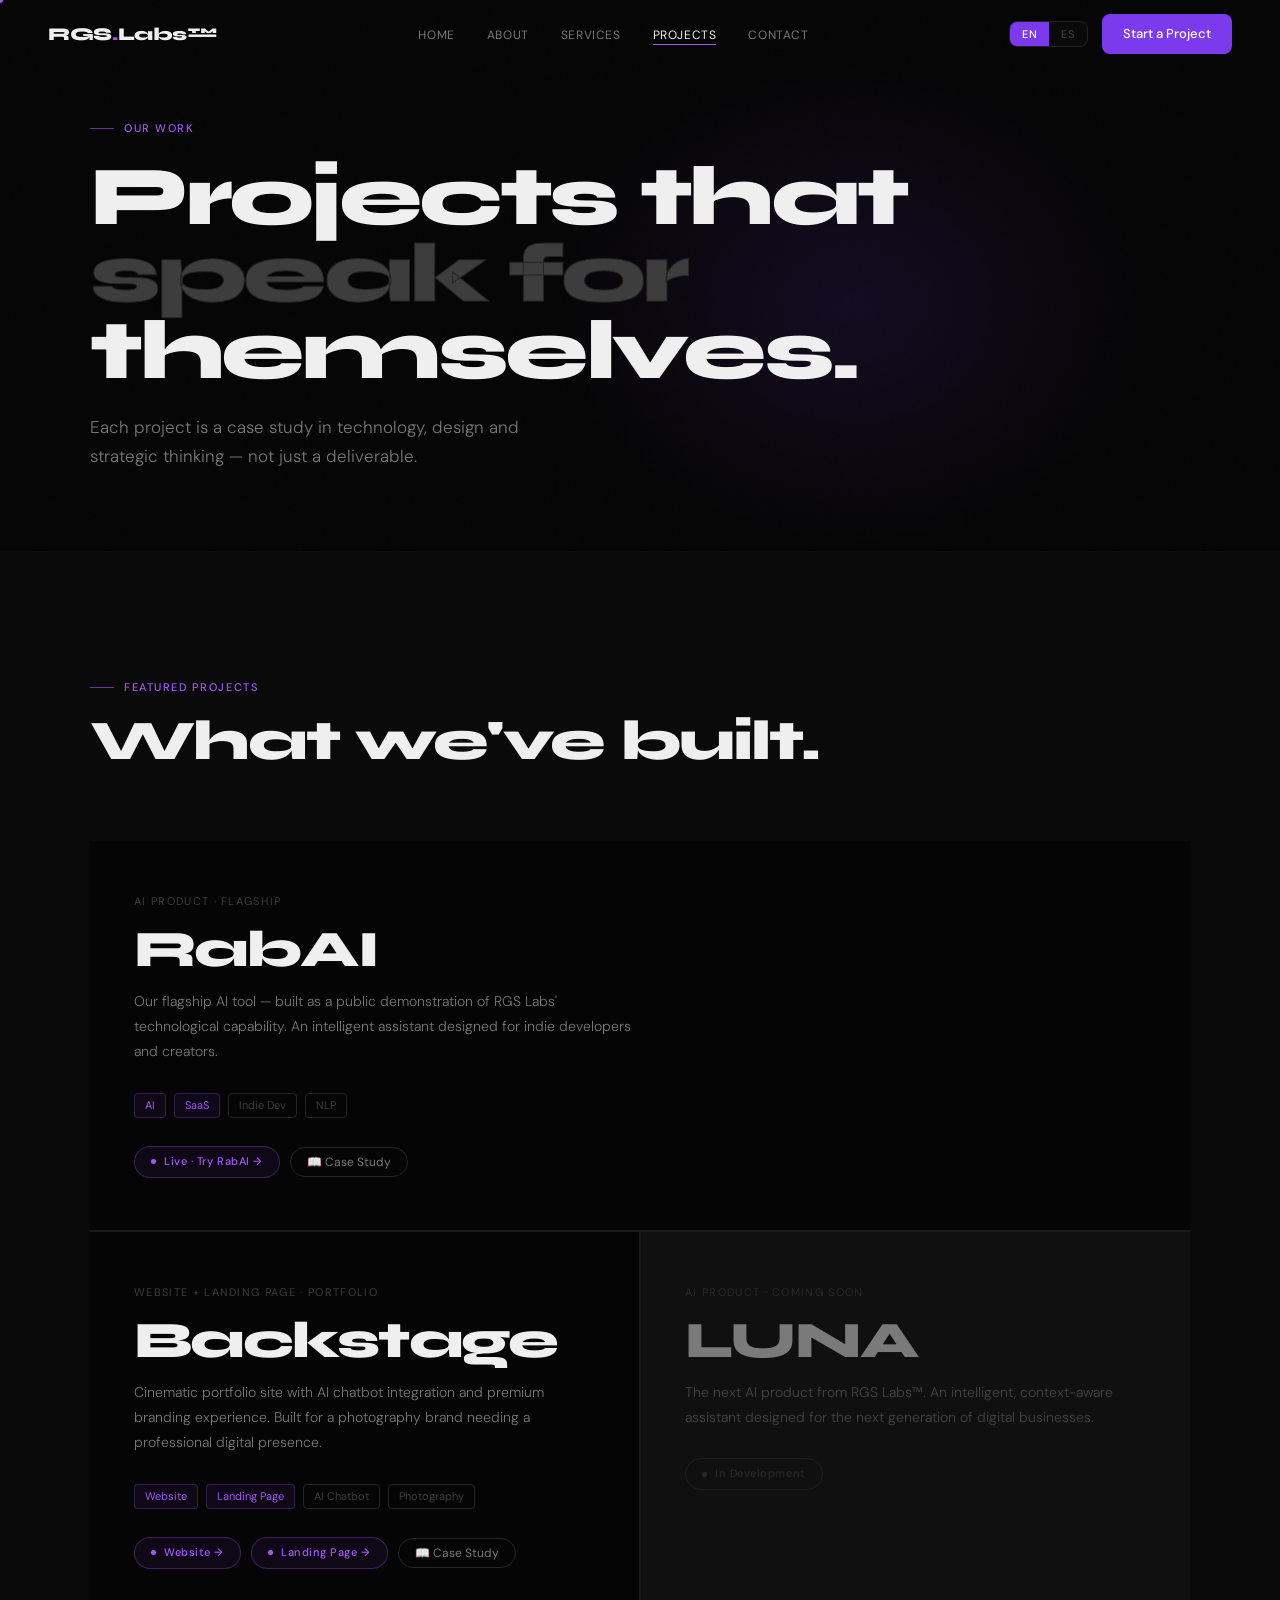
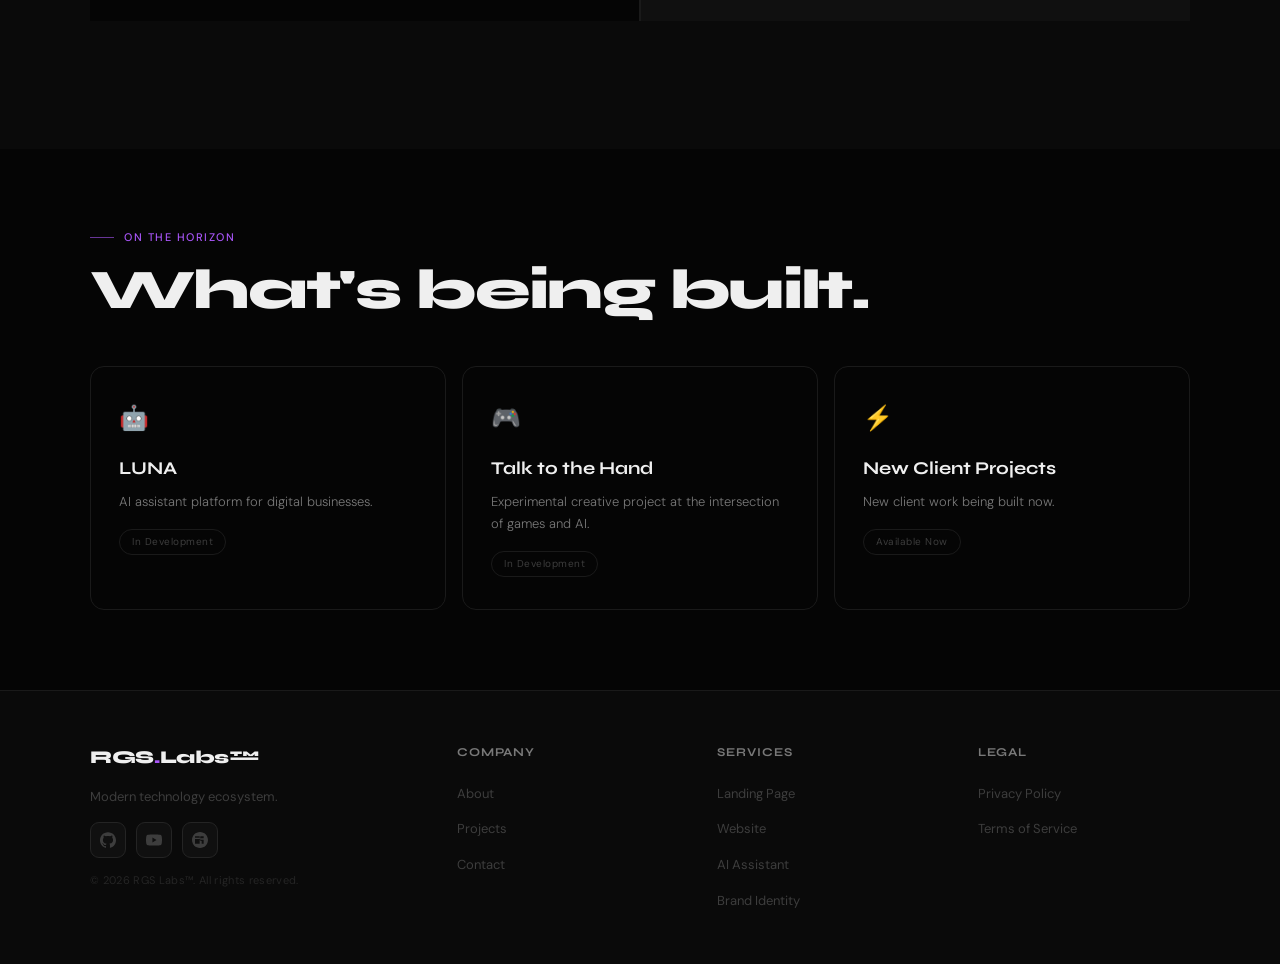
<file: RGS projects-index.html>
<!DOCTYPE html>
<html lang="en">
<head>
<meta charset="UTF-8"/>
<meta name="viewport" content="width=device-width,initial-scale=1.0"/>
<title>Projects — RGS Labs™</title>
<link href="https://fonts.googleapis.com/css2?family=Syne:wght@400;500;600;700;800&family=DM+Sans:opsz,wght@9..40,300;9..40,400;9..40,500&display=swap" rel="stylesheet"/>
<style>
*,*::before,*::after{box-sizing:border-box;margin:0;padding:0}
:root{--bg:#050505;--bg2:#0a0a0a;--bg3:#101010;--bg4:#161616;--border:#1a1a1a;--border2:#242424;--border3:#303030;--text:#efefef;--text2:#787878;--text3:#3d3d3d;--text4:#252525;--purple:#a855f7;--purple2:#7c3aed;--purple3:rgba(124,58,237,.12);--purple4:rgba(168,85,247,.06);--font-h:'Syne',sans-serif;--font-b:'DM Sans',sans-serif;--ease:cubic-bezier(.16,1,.3,1)}
html{scroll-behavior:smooth}
body{background:var(--bg);color:var(--text);font-family:var(--font-b);font-size:16px;line-height:1.6;overflow-x:hidden;cursor:none}
body::before{content:'';position:fixed;inset:0;background-image:url("data:image/svg+xml,%3Csvg viewBox='0 0 256 256' xmlns='http://www.w3.org/2000/svg'%3E%3Cfilter id='n'%3E%3CfeTurbulence type='fractalNoise' baseFrequency='0.9' numOctaves='4' stitchTiles='stitch'/%3E%3C/filter%3E%3Crect width='100%25' height='100%25' filter='url(%23n)' opacity='0.03'/%3E%3C/svg%3E");opacity:.4;pointer-events:none;z-index:1;mix-blend-mode:overlay}
.cursor-dot{position:fixed;width:6px;height:6px;background:var(--purple);border-radius:50%;pointer-events:none;z-index:9999;transform:translate(-50%,-50%);transition:width .2s var(--ease),height .2s var(--ease),background .2s;will-change:left,top}
.cursor-dot.hover{width:10px;height:10px;background:#c084fc}
nav{position:fixed;top:0;left:0;right:0;z-index:200;padding:0 48px;height:68px;display:flex;align-items:center;justify-content:space-between;transition:all .4s var(--ease)}
nav.scrolled{background:rgba(5,5,5,.92);backdrop-filter:blur(28px);border-bottom:1px solid var(--border)}
.nav-logo{display:flex;align-items:center;gap:8px;text-decoration:none;cursor:none}
.nav-logo-text{font-family:var(--font-h);font-size:18px;font-weight:800;color:var(--text);letter-spacing:-.02em}
.nav-logo-text span{color:var(--purple)}
.nav-links{display:flex;gap:32px;list-style:none}
.nav-links a{font-size:12px;font-weight:400;color:var(--text2);text-decoration:none;letter-spacing:.05em;text-transform:uppercase;transition:color .2s;cursor:none;position:relative}
.nav-links a::after{content:'';position:absolute;bottom:-2px;left:0;width:0;height:1px;background:var(--purple);transition:width .3s var(--ease)}
.nav-links a:hover,.nav-links a.active{color:var(--text)}
.nav-links a:hover::after,.nav-links a.active::after{width:100%}
.nav-right{display:flex;align-items:center;gap:14px}
.lang-toggle{display:flex;align-items:center;border:1px solid var(--border2);border-radius:8px;overflow:hidden;background:var(--bg2)}
.lang-btn{font-size:11px;padding:5px 12px;border:none;background:transparent;color:var(--text3);cursor:pointer;font-family:var(--font-b);font-weight:500;letter-spacing:.04em;transition:all .25s}
.lang-btn.active{background:var(--purple2);color:#fff}
.nav-cta{background:var(--purple2);color:#fff;padding:9px 20px;border-radius:8px;font-size:13px;font-weight:500;text-decoration:none;font-family:var(--font-b);transition:all .25s;cursor:none;border:1px solid transparent;position:relative;overflow:hidden}
.nav-cta::before{content:'';position:absolute;inset:0;background:rgba(255,255,255,.08);opacity:0;transition:opacity .2s}
.nav-cta:hover::before{opacity:1}
.nav-cta:hover{transform:translateY(-1px);box-shadow:0 8px 32px rgba(124,58,237,.4)}
.reveal{opacity:0;transform:translateY(32px);transition:opacity .8s var(--ease),transform .8s var(--ease)}
.reveal.visible{opacity:1;transform:translateY(0)}
.stagger-1{transition-delay:.05s}.stagger-2{transition-delay:.12s}.stagger-3{transition-delay:.2s}
section{padding:128px 48px;position:relative;z-index:2}
.container{max-width:1100px;margin:0 auto}
.sec-label{font-size:11px;letter-spacing:.14em;text-transform:uppercase;color:var(--purple);font-weight:500;margin-bottom:16px;display:flex;align-items:center;gap:10px}
.sec-label::before{content:'';width:24px;height:1px;background:var(--purple);opacity:.6}
.sec-title{font-family:var(--font-h);font-size:clamp(32px,4.5vw,56px);font-weight:800;line-height:1;letter-spacing:-.03em;color:var(--text);margin-bottom:20px}
.btn-primary{background:var(--purple2);color:#fff;padding:13px 28px;border-radius:10px;font-size:14px;font-weight:500;text-decoration:none;font-family:var(--font-b);transition:all .3s var(--ease);cursor:none;border:1px solid rgba(255,255,255,.1);display:inline-flex;align-items:center;gap:8px}
.btn-primary:hover{transform:translateY(-2px);box-shadow:0 12px 36px rgba(124,58,237,.4)}
.btn-ghost{border:1px solid var(--border2);color:var(--text2);padding:13px 28px;border-radius:10px;font-size:14px;text-decoration:none;font-family:var(--font-b);transition:all .3s var(--ease);cursor:none;background:rgba(255,255,255,.02);display:inline-flex;align-items:center;gap:8px}
.btn-ghost:hover{border-color:var(--border3);color:var(--text);transform:translateY(-2px)}

/* CASE STUDY MODAL */
.modal-overlay{position:fixed;inset:0;background:rgba(0,0,0,.96);z-index:500;display:flex;align-items:flex-start;justify-content:center;padding:40px 20px;opacity:0;pointer-events:none;transition:opacity .4s var(--ease);backdrop-filter:blur(16px);overflow-y:auto}
.modal-overlay.active{opacity:1;pointer-events:all}
.modal-box{background:var(--bg2);border:1px solid var(--border2);border-radius:24px;width:100%;max-width:780px;padding:56px;transform:translateY(24px);transition:transform .4s var(--ease);position:relative;margin:auto}
.modal-overlay.active .modal-box{transform:translateY(0)}
.modal-close-btn{position:absolute;top:24px;right:24px;background:var(--bg3);border:1px solid var(--border2);color:var(--text2);width:40px;height:40px;border-radius:10px;cursor:pointer;font-size:16px;display:flex;align-items:center;justify-content:center;transition:all .2s}
.modal-close-btn:hover{border-color:var(--purple);color:var(--purple)}
.cs-label{font-size:11px;letter-spacing:.12em;text-transform:uppercase;color:var(--purple);margin-bottom:16px;font-weight:600}
.cs-title{font-family:var(--font-h);font-size:clamp(32px,4vw,52px);font-weight:800;color:var(--text);letter-spacing:-.03em;line-height:1;margin-bottom:12px}
.cs-tagline{font-size:15px;color:var(--text2);margin-bottom:40px;font-weight:300;line-height:1.6}
.cs-grid{display:grid;grid-template-columns:1fr 1fr 1fr;gap:2px;background:var(--border);margin-bottom:36px}
.cs-block{background:var(--bg3);padding:28px 24px}
.cs-block-label{font-size:10px;color:var(--purple);font-weight:700;letter-spacing:.12em;text-transform:uppercase;margin-bottom:12px}
.cs-block-title{font-family:var(--font-h);font-size:15px;font-weight:700;color:var(--text);margin-bottom:8px}
.cs-block-text{font-size:13px;color:var(--text2);line-height:1.75;font-weight:300}
.cs-tags{display:flex;flex-wrap:wrap;gap:8px;margin-bottom:32px}
.cs-tag{font-size:11px;color:var(--text3);border:1px solid var(--border2);border-radius:4px;padding:4px 12px}
.cs-tag.p{color:var(--purple);border-color:rgba(168,85,247,.3);background:rgba(124,58,237,.08)}
.cs-links{display:flex;gap:12px;flex-wrap:wrap}
.cs-divider{border:none;border-top:1px solid var(--border);margin:32px 0}

/* PAGE HERO */
.page-hero{min-height:55vh;display:flex;align-items:flex-end;padding:120px 48px 80px;position:relative;overflow:hidden;background:var(--bg)}
.page-hero-ambient{position:absolute;top:10%;right:10%;width:600px;height:500px;background:radial-gradient(ellipse,rgba(124,58,237,.12),transparent 70%);pointer-events:none;animation:glow 6s ease-in-out infinite}
@keyframes glow{0%,100%{opacity:.6}50%{opacity:1}}
.page-hero-content{max-width:1100px;margin:0 auto;width:100%;position:relative;z-index:2}
.page-hero-label{font-size:11px;letter-spacing:.14em;text-transform:uppercase;color:var(--purple);font-weight:500;margin-bottom:20px;display:flex;align-items:center;gap:10px}
.page-hero-label::before{content:'';width:24px;height:1px;background:var(--purple);opacity:.6}
.page-hero-title{font-family:var(--font-h);font-size:clamp(48px,7vw,84px);font-weight:800;line-height:.92;letter-spacing:-.04em;color:var(--text);margin-bottom:24px}
.page-hero-title em{font-style:normal;color:var(--text3);-webkit-text-stroke:1px var(--text4)}
.page-hero-sub{font-size:17px;color:var(--text2);max-width:500px;line-height:1.7;font-weight:300}

/* PROJECT GRID */
#projects-grid{background:var(--bg2)}
.proj-grid{display:grid;grid-template-columns:1fr 1fr;gap:2px;background:var(--border);margin-top:72px}
.proj-card{background:var(--bg);padding:52px 44px;transition:background .3s;position:relative;overflow:hidden;cursor:pointer}
.proj-card::after{content:'';position:absolute;bottom:0;left:0;right:0;height:2px;background:linear-gradient(90deg,transparent,var(--purple),transparent);opacity:0;transition:opacity .5s}
.proj-card:hover{background:var(--bg3)}
.proj-card:hover::after{opacity:.6}
.proj-card.featured{grid-column:1/-1}
.proj-card.coming{opacity:.45;cursor:default}
.proj-card.coming:hover{background:var(--bg)}
.proj-card.coming::after{display:none}
.proj-label{font-size:11px;letter-spacing:.12em;text-transform:uppercase;color:var(--text3);margin-bottom:16px}
.proj-name{font-family:var(--font-h);font-size:clamp(32px,4vw,54px);font-weight:800;color:var(--text);letter-spacing:-.03em;margin-bottom:14px;line-height:.95}
.proj-desc{font-size:14px;color:var(--text2);line-height:1.8;max-width:500px;font-weight:300;margin-bottom:28px}
.proj-tags{display:flex;flex-wrap:wrap;gap:8px;margin-bottom:28px}
.proj-tag{font-size:11px;color:var(--text3);border:1px solid var(--border2);border-radius:4px;padding:3px 10px}
.proj-tag.p{color:var(--purple);border-color:rgba(168,85,247,.25);background:rgba(124,58,237,.08)}
.proj-actions{display:flex;gap:10px;flex-wrap:wrap;align-items:center}
.proj-badge{display:inline-flex;align-items:center;gap:8px;font-size:11px;border-radius:100px;padding:6px 16px;letter-spacing:.05em;font-weight:500;transition:all .3s var(--ease);text-decoration:none;cursor:none}
.proj-badge.live{color:var(--purple);border:1px solid rgba(168,85,247,.3);background:rgba(124,58,237,.08)}
.proj-badge.live:hover{background:rgba(124,58,237,.18);border-color:var(--purple);transform:translateY(-1px)}
.proj-badge.live::before{content:'';width:5px;height:5px;border-radius:50%;background:var(--purple);animation:dotPulse 2s infinite}
@keyframes dotPulse{0%,100%{box-shadow:0 0 0 0 rgba(168,85,247,.6)}70%{box-shadow:0 0 0 5px transparent}}
.proj-badge.soon{color:var(--text3);border:1px solid var(--border2)}
.proj-badge.soon::before{content:'';width:5px;height:5px;border-radius:50%;background:var(--text3)}
.cs-open-btn{display:inline-flex;align-items:center;gap:7px;font-size:12px;color:var(--text2);border:1px solid var(--border2);border-radius:100px;padding:6px 16px;transition:all .3s var(--ease);font-family:var(--font-b);background:transparent;cursor:pointer}
.cs-open-btn:hover{border-color:rgba(168,85,247,.3);color:var(--purple)}

/* COMING SOON SECTION */
#coming{background:var(--bg);padding:80px 48px}
.coming-inner{max-width:1100px;margin:0 auto}
.coming-grid{display:grid;grid-template-columns:repeat(3,1fr);gap:16px;margin-top:48px}
.coming-card{border:1px solid var(--border);border-radius:14px;padding:32px 28px;opacity:.5;transition:all .3s var(--ease)}
.coming-card:hover{opacity:.7;border-color:var(--border2)}
.coming-icon{font-size:24px;margin-bottom:16px}
.coming-name{font-family:var(--font-h);font-size:18px;font-weight:700;color:var(--text);margin-bottom:8px}
.coming-desc{font-size:13px;color:var(--text2);line-height:1.7;font-weight:300}
.coming-badge{display:inline-flex;align-items:center;gap:6px;font-size:10px;color:var(--text3);border:1px solid var(--border);border-radius:100px;padding:4px 12px;margin-top:16px;letter-spacing:.05em}

/* FOOTER */
footer{background:var(--bg2);border-top:1px solid var(--border);padding:52px 48px;position:relative;z-index:2}
.footer-inner{max-width:1100px;margin:0 auto;display:grid;grid-template-columns:1.5fr 1fr 1fr 1fr;gap:48px}
.footer-brand{display:flex;flex-direction:column;gap:14px}
.footer-logo-text{font-family:var(--font-h);font-size:18px;font-weight:800;color:var(--text);letter-spacing:-.02em}
.footer-logo-text span{color:var(--purple)}
.footer-tagline{font-size:13px;color:var(--text3);line-height:1.7;max-width:200px}
.footer-socials{display:flex;gap:10px;align-items:center}
.social-link{width:36px;height:36px;border-radius:9px;border:1px solid var(--border2);background:var(--bg3);display:flex;align-items:center;justify-content:center;text-decoration:none;transition:all .3s var(--ease);position:relative;overflow:hidden}
.social-link::before{content:'';position:absolute;inset:0;background:rgba(124,58,237,.12);opacity:0;transition:opacity .3s}
.social-link:hover{border-color:rgba(168,85,247,.4);transform:translateY(-3px);box-shadow:0 8px 24px rgba(124,58,237,.25)}
.social-link:hover::before{opacity:1}
.social-link svg{width:16px;height:16px;fill:var(--text3);transition:fill .2s;position:relative;z-index:1}
.social-link:hover svg{fill:var(--purple)}
.footer-copy{font-size:11px;color:var(--text4);letter-spacing:.03em}
.footer-col h4{font-family:var(--font-h);font-size:12px;font-weight:700;color:var(--text2);letter-spacing:.08em;text-transform:uppercase;margin-bottom:18px}
.footer-col ul{list-style:none;display:flex;flex-direction:column;gap:10px}
.footer-col ul a{font-size:13px;color:var(--text3);text-decoration:none;transition:color .2s;cursor:none}
.footer-col ul a:hover{color:var(--text2)}

@media(max-width:900px){
  nav{padding:0 20px}.nav-links{display:none}
  section{padding:80px 20px}.page-hero{padding:100px 20px 60px}
  #coming{padding:60px 20px}
  .proj-grid,.coming-grid{grid-template-columns:1fr}
  .proj-card.featured{grid-column:auto}
  .cs-grid{grid-template-columns:1fr}
  .modal-box{padding:32px 20px}
  .footer-inner{grid-template-columns:1fr;gap:32px}
}
</style>
</head>
<body>
<div class="cursor-dot" id="cursorDot"></div>

<!-- CASE STUDY MODALS -->
<div class="modal-overlay" id="modalOverlay" onclick="closeCSModal(event)">
  <div class="modal-box" id="modalBox">
    <button class="modal-close-btn" onclick="closeAllCS()">✕</button>
    <div id="modalContent"></div>
  </div>
</div>

<nav id="mainNav">
  <a href="index.html" class="nav-logo"><div class="nav-logo-text">RGS<span>.</span>Labs™</div></a>
  <ul class="nav-links">
    <li><a href="index.html" data-en="Home" data-es="Inicio">Home</a></li>
    <li><a href="about.html" data-en="About" data-es="Nosotros">About</a></li>
    <li><a href="services.html" data-en="Services" data-es="Servicios">Services</a></li>
    <li><a href="projects.html" class="active" data-en="Projects" data-es="Proyectos">Projects</a></li>
    <li><a href="contact.html" data-en="Contact" data-es="Contacto">Contact</a></li>
  </ul>
  <div class="nav-right">
    <div class="lang-toggle"><button class="lang-btn active" id="btnEN" onclick="setLang('en')">EN</button><button class="lang-btn" id="btnES" onclick="setLang('es')">ES</button></div>
    <a href="contact.html" class="nav-cta" data-en="Start a Project" data-es="Iniciar Proyecto">Start a Project</a>
  </div>
</nav>

<div class="page-hero">
  <div class="page-hero-ambient"></div>
  <div class="page-hero-content">
    <div class="page-hero-label" data-en="Our Work" data-es="Nuestro Trabajo">Our Work</div>
    <h1 class="page-hero-title" data-en="Projects that<br><em>speak for</em><br>themselves." data-es="Proyectos que<br><em>hablan por</em><br>sí mismos.">Projects that<br><em>speak for</em><br>themselves.</h1>
    <p class="page-hero-sub" data-en="Each project is a case study in technology, design and strategic thinking — not just a deliverable." data-es="Cada proyecto es un caso de estudio en tecnología, diseño y pensamiento estratégico — no solo una entrega.">Each project is a case study in technology, design and strategic thinking — not just a deliverable.</p>
  </div>
</div>

<section id="projects-grid">
  <div class="container">
    <div class="sec-label reveal" data-en="Featured Projects" data-es="Proyectos Destacados">Featured Projects</div>
    <h2 class="sec-title reveal" data-en="What we've built." data-es="Lo que hemos construido.">What we've built.</h2>
    <div class="proj-grid">

      <!-- RABAI -->
      <div class="proj-card featured reveal" onclick="openCS('rabai')">
        <div class="proj-label" data-en="AI Product · Flagship" data-es="Producto IA · Insignia">AI Product · Flagship</div>
        <div class="proj-name">RabAI</div>
        <div class="proj-desc" data-en="Our flagship AI tool — built as a public demonstration of RGS Labs' technological capability. An intelligent assistant designed for indie developers and creators." data-es="Nuestra herramienta de IA insignia — construida como demostración pública de la capacidad tecnológica de RGS Labs. Un asistente inteligente diseñado para indie developers y creadores.">Our flagship AI tool — built as a public demonstration of RGS Labs' technological capability. An intelligent assistant designed for indie developers and creators.</div>
        <div class="proj-tags"><span class="proj-tag p">AI</span><span class="proj-tag p">SaaS</span><span class="proj-tag">Indie Dev</span><span class="proj-tag">NLP</span></div>
        <div class="proj-actions">
          <a href="https://rab-ai-repository.vercel.app/" target="_blank" rel="noopener" class="proj-badge live" onclick="event.stopPropagation()" data-en="Live · Try RabAI →" data-es="En vivo · Probar RabAI →">Live · Try RabAI →</a>
          <button class="cs-open-btn" onclick="event.stopPropagation();openCS('rabai')" data-en="📖 Case Study" data-es="📖 Caso de Estudio">📖 Case Study</button>
        </div>
      </div>

      <!-- BACKSTAGE -->
      <div class="proj-card reveal" onclick="openCS('backstage')">
        <div class="proj-label" data-en="Website + Landing Page · Portfolio" data-es="Sitio Web + Landing Page · Portfolio">Website + Landing Page · Portfolio</div>
        <div class="proj-name">Backstage</div>
        <div class="proj-desc" data-en="Cinematic portfolio site with AI chatbot integration and premium branding experience. Built for a photography brand needing a professional digital presence." data-es="Sitio de portfolio cinematográfico con integración de chatbot IA y experiencia de branding premium. Construido para una marca de fotografía que necesitaba presencia digital profesional.">Cinematic portfolio site with AI chatbot integration and premium branding experience. Built for a photography brand needing a professional digital presence.</div>
        <div class="proj-tags"><span class="proj-tag p">Website</span><span class="proj-tag p">Landing Page</span><span class="proj-tag">AI Chatbot</span><span class="proj-tag">Photography</span></div>
        <div class="proj-actions">
          <a href="https://bit.ly/BackstageFoto" target="_blank" rel="noopener" class="proj-badge live" onclick="event.stopPropagation()" data-en="Website →" data-es="Sitio Web →">Website →</a>
          <a href="https://bit.ly/XV-Backstage" target="_blank" rel="noopener" class="proj-badge live" onclick="event.stopPropagation()" data-en="Landing Page →" data-es="Landing Page →">Landing Page →</a>
          <button class="cs-open-btn" onclick="event.stopPropagation();openCS('backstage')" data-en="📖 Case Study" data-es="📖 Caso de Estudio">📖 Case Study</button>
        </div>
      </div>

      <!-- LUNA -->
      <div class="proj-card coming">
        <div class="proj-label">AI Product · Coming Soon</div>
        <div class="proj-name">LUNA</div>
        <div class="proj-desc" data-en="The next AI product from RGS Labs™. An intelligent, context-aware assistant designed for the next generation of digital businesses." data-es="El siguiente producto de IA de RGS Labs™. Un asistente inteligente y contextual diseñado para la próxima generación de negocios digitales.">The next AI product from RGS Labs™. An intelligent, context-aware assistant designed for the next generation of digital businesses.</div>
        <div class="proj-actions"><span class="proj-badge soon" data-en="In Development" data-es="En Desarrollo">In Development</span></div>
      </div>

    </div>
  </div>
</section>

<!-- COMING SOON -->
<section id="coming">
  <div class="coming-inner">
    <div class="sec-label reveal" data-en="On the Horizon" data-es="En el Horizonte">On the Horizon</div>
    <h2 class="sec-title reveal" data-en="What's being built." data-es="Lo que se está construiendo.">What's being built.</h2>
    <div class="coming-grid">
      <div class="coming-card reveal stagger-1"><div class="coming-icon">🤖</div><div class="coming-name">LUNA</div><div class="coming-desc" data-en="AI assistant platform for digital businesses. Context-aware, intelligent and designed to scale." data-es="Plataforma de asistente IA para negocios digitales. Contextual, inteligente y diseñado para escalar.">AI assistant platform for digital businesses.</div><div class="coming-badge" data-en="In Development" data-es="En Desarrollo">In Development</div></div>
      <div class="coming-card reveal stagger-2"><div class="coming-icon">🎮</div><div class="coming-name">Talk to the Hand</div><div class="coming-desc" data-en="An experimental creative project exploring the intersection of games, AI and digital art." data-es="Un proyecto creativo experimental que explora la intersección de juegos, IA y arte digital.">Experimental creative project at the intersection of games and AI.</div><div class="coming-badge" data-en="In Development" data-es="En Desarrollo">In Development</div></div>
      <div class="coming-card reveal stagger-3"><div class="coming-icon">⚡</div><div class="coming-name" data-en="New Client Projects" data-es="Nuevos Proyectos de Clientes">New Client Projects</div><div class="coming-desc" data-en="New websites, landing pages and digital experiences being built for our clients — coming soon to this portfolio." data-es="Nuevos sitios web, landing pages y experiencias digitales siendo construidos para nuestros clientes — próximamente en este portfolio.">New client work being built now.</div><div class="coming-badge" data-en="Available Now" data-es="Disponible Ahora">Available Now</div></div>
    </div>
  </div>
</section>

<footer>
  <div class="footer-inner">
    <div class="footer-brand">
      <div class="footer-logo-text">RGS<span>.</span>Labs™</div>
      <div class="footer-tagline">Modern technology ecosystem.</div>
      <div class="footer-socials">
        <a href="https://github.com/RabbitGamesDev" target="_blank" rel="noopener" class="social-link"><svg viewBox="0 0 24 24"><path d="M12 .297c-6.63 0-12 5.373-12 12 0 5.303 3.438 9.8 8.205 11.385.6.113.82-.258.82-.577 0-.285-.01-1.04-.015-2.04-3.338.724-4.042-1.61-4.042-1.61C4.422 18.07 3.633 17.7 3.633 17.7c-1.087-.744.084-.729.084-.729 1.205.084 1.838 1.236 1.838 1.236 1.07 1.835 2.809 1.305 3.495.998.108-.776.417-1.305.76-1.605-2.665-.3-5.466-1.332-5.466-5.93 0-1.31.465-2.38 1.235-3.22-.135-.303-.54-1.523.105-3.176 0 0 1.005-.322 3.3 1.23.96-.267 1.98-.399 3-.405 1.02.006 2.04.138 3 .405 2.28-1.552 3.285-1.23 3.285-1.23.645 1.653.24 2.873.12 3.176.765.84 1.23 1.91 1.23 3.22 0 4.61-2.805 5.625-5.475 5.92.42.36.81 1.096.81 2.22 0 1.606-.015 2.896-.015 3.286 0 .315.21.69.825.57C20.565 22.092 24 17.592 24 12.297c0-6.627-5.373-12-12-12"/></svg></a>
        <a href="https://www.youtube.com/@RGS_Labs" target="_blank" rel="noopener" class="social-link"><svg viewBox="0 0 24 24"><path d="M23.495 6.205a3.007 3.007 0 0 0-2.088-2.088c-1.87-.501-9.396-.501-9.396-.501s-7.507-.01-9.396.501A3.007 3.007 0 0 0 .527 6.205a31.247 31.247 0 0 0-.522 5.805 31.247 31.247 0 0 0 .522 5.783 3.007 3.007 0 0 0 2.088 2.088c1.868.502 9.396.502 9.396.502s7.506 0 9.396-.502a3.007 3.007 0 0 0 2.088-2.088 31.247 31.247 0 0 0 .5-5.783 31.247 31.247 0 0 0-.5-5.805zM9.609 15.601V8.408l6.264 3.602z"/></svg></a>
        <a href="https://gamejolt.com/@RGS_Labs" target="_blank" rel="noopener" class="social-link"><svg viewBox="0 0 24 24"><path d="M12 0C5.373 0 0 5.373 0 12s5.373 12 12 12 12-5.373 12-12S18.627 0 12 0zm.5 17.5h-8v-7h8v7zm0-9h-8v-2h8v2zm5 9h-3v-4h-2v4h-1v-6h6v6zm0-8h-6v-3h6v3z"/></svg></a>
      </div>
      <div class="footer-copy">© 2026 RGS Labs™. All rights reserved.</div>
    </div>
    <div class="footer-col"><h4 data-en="Company" data-es="Empresa">Company</h4><ul><li><a href="about.html" data-en="About" data-es="Nosotros">About</a></li><li><a href="projects.html" data-en="Projects" data-es="Proyectos">Projects</a></li><li><a href="contact.html" data-en="Contact" data-es="Contacto">Contact</a></li></ul></div>
    <div class="footer-col"><h4 data-en="Services" data-es="Servicios">Services</h4><ul><li><a href="services.html">Landing Page</a></li><li><a href="services.html" data-en="Website" data-es="Sitio Web">Website</a></li><li><a href="services.html" data-en="AI Assistant" data-es="Asistente IA">AI Assistant</a></li><li><a href="services.html" data-en="Brand Identity" data-es="Identidad de Marca">Brand Identity</a></li></ul></div>
    <div class="footer-col"><h4>Legal</h4><ul><li><a href="contact.html" data-en="Privacy Policy" data-es="Privacidad">Privacy Policy</a></li><li><a href="contact.html" data-en="Terms of Service" data-es="Términos">Terms of Service</a></li></ul></div>
  </div>
</footer>

<script>
const dot=document.getElementById('cursorDot');
document.addEventListener('mousemove',e=>{dot.style.left=e.clientX+'px';dot.style.top=e.clientY+'px'});
document.addEventListener('mousedown',()=>dot.classList.add('clicking'));
document.addEventListener('mouseup',()=>dot.classList.remove('clicking'));
document.querySelectorAll('a,button').forEach(el=>{el.addEventListener('mouseenter',()=>dot.classList.add('hover'));el.addEventListener('mouseleave',()=>dot.classList.remove('hover'))});
const nav=document.getElementById('mainNav');
window.addEventListener('scroll',()=>nav.classList.toggle('scrolled',scrollY>50));
const revObs=new IntersectionObserver(entries=>entries.forEach(e=>{if(e.isIntersecting)e.target.classList.add('visible')}),{threshold:.1,rootMargin:'0px 0px -40px 0px'});
document.querySelectorAll('.reveal').forEach(el=>revObs.observe(el));
let lang='en';
function setLang(l){lang=l;document.getElementById('btnEN').classList.toggle('active',l==='en');document.getElementById('btnES').classList.toggle('active',l==='es');document.querySelectorAll('[data-en]').forEach(el=>{const v=el.getAttribute('data-'+l);if(v)el.innerHTML=v})}

// CASE STUDIES DATA
const cs={
  rabai:{
    en:{label:'AI Product · Flagship',title:'RabAI',tagline:'An AI tool built for the indie dev community — and as proof of what RGS Labs can do.',tags:['AI','SaaS','Indie Dev','NLP','Vercel'],problem:{title:'The Problem',text:'The indie game development community lacked accessible, intelligent AI tools tailored to their specific needs — most AI solutions were either too generic, too expensive, or built for enterprise teams.'},solution:{title:'The Solution',text:'RabAI was designed as a focused AI assistant for indie developers and creators. Built with a clean, approachable UI and integrated directly into a Vercel-powered infrastructure, it serves as both a useful tool and a live demonstration of RGS Labs\' AI development capabilities.'},result:{title:'The Result',text:'A live, publicly accessible AI product that demonstrates RGS Labs\' technical capacity — serving the indie dev community while establishing technological credibility for the studio.'},links:[{label:'Try RabAI →',url:'https://rab-ai-repository.vercel.app/',primary:true}]},
    es:{label:'Producto IA · Insignia',title:'RabAI',tagline:'Una herramienta de IA construida para la comunidad indie dev — y como prueba de lo que RGS Labs puede hacer.',tags:['IA','SaaS','Indie Dev','NLP','Vercel'],problem:{title:'El Problema',text:'La comunidad de desarrollo indie carecía de herramientas de IA accesibles y adaptadas a sus necesidades específicas — la mayoría eran demasiado genéricas, costosas o diseñadas para equipos empresariales.'},solution:{title:'La Solución',text:'RabAI fue diseñado como un asistente de IA enfocado en indie developers y creadores. Con una UI limpia e integrado en infraestructura Vercel, sirve como herramienta útil y demostración en vivo de las capacidades de desarrollo IA de RGS Labs.'},result:{title:'El Resultado',text:'Un producto de IA accesible públicamente que demuestra la capacidad técnica de RGS Labs — sirviendo a la comunidad indie mientras establece credibilidad tecnológica para el estudio.'},links:[{label:'Probar RabAI →',url:'https://rab-ai-repository.vercel.app/',primary:true}]}
  },
  backstage:{
    en:{label:'Website + Landing Page · Portfolio',title:'Backstage',tagline:'A photography brand needed more than a portfolio — they needed a professional digital presence that converts.',tags:['Website','Landing Page','Photography','AI Chatbot','Premium Branding'],problem:{title:'The Problem',text:'The Backstage photography brand needed a professional digital presence to attract serious clients. Their existing online footprint did not reflect the quality of their work — resulting in missed opportunities and lack of credibility.'},solution:{title:'The Solution',text:'RGS Labs designed and built two complementary digital assets: a full cinematic portfolio website with AI chatbot integration and WhatsApp automation, plus a dedicated landing page optimized for conversion. Both feature premium branding, smooth animations and a coherent visual identity.'},result:{title:'The Result',text:'A complete professional digital ecosystem — a premium website that positions Backstage as a serious photography brand, plus a high-converting landing page ready to capture prospective clients.'},links:[{label:'View Website →',url:'https://bit.ly/BackstageFoto',primary:true},{label:'View Landing Page →',url:'https://bit.ly/XV-Backstage',primary:false}]},
    es:{label:'Sitio Web + Landing Page · Portfolio',title:'Backstage',tagline:'Una marca de fotografía necesitaba más que un portfolio — necesitaba una presencia digital profesional que convierte.',tags:['Sitio Web','Landing Page','Fotografía','Chatbot IA','Branding Premium'],problem:{title:'El Problema',text:'La marca de fotografía Backstage necesitaba una presencia digital profesional para atraer clientes serios. Su presencia online existente no reflejaba la calidad de su trabajo, generando oportunidades perdidas y falta de credibilidad.'},solution:{title:'La Solución',text:'RGS Labs diseñó y construyó dos activos digitales complementarios: un sitio de portfolio cinematográfico completo con integración de chatbot IA y automatización de WhatsApp, más una landing page dedicada optimizada para conversión.'},result:{title:'El Resultado',text:'Un ecosistema digital profesional completo — un sitio premium que posiciona a Backstage como una marca de fotografía seria, más una landing page de alta conversión lista para captar prospectos.'},links:[{label:'Ver Sitio Web →',url:'https://bit.ly/BackstageFoto',primary:true},{label:'Ver Landing Page →',url:'https://bit.ly/XV-Backstage',primary:false}]}
  }
};

function openCS(key){
  const d=cs[key][lang]||cs[key]['en'];
  const links=d.links.map(l=>`<a href="${l.url}" target="_blank" rel="noopener" class="${l.primary?'btn-primary':'btn-ghost'}" onclick="event.stopPropagation()">${l.label}</a>`).join('');
  const tags=d.tags.map(t=>`<span class="cs-tag p">${t}</span>`).join('');
  document.getElementById('modalContent').innerHTML=`
    <div class="cs-label">${d.label}</div>
    <h2 class="cs-title">${d.title}</h2>
    <p class="cs-tagline">${d.tagline}</p>
    <div class="cs-tags">${tags}</div>
    <div class="cs-grid">
      <div class="cs-block"><div class="cs-block-label">${d.problem.title}</div><div class="cs-block-text">${d.problem.text}</div></div>
      <div class="cs-block"><div class="cs-block-label">${d.solution.title}</div><div class="cs-block-text">${d.solution.text}</div></div>
      <div class="cs-block"><div class="cs-block-label">${d.result.title}</div><div class="cs-block-text">${d.result.text}</div></div>
    </div>
    <div class="cs-links">${links}</div>
  `;
  document.getElementById('modalOverlay').classList.add('active');
  document.body.style.overflow='hidden';
}
function closeAllCS(){document.getElementById('modalOverlay').classList.remove('active');document.body.style.overflow=''}
function closeCSModal(e){if(e.target===document.getElementById('modalOverlay'))closeAllCS()}
document.addEventListener('keydown',e=>{if(e.key==='Escape')closeAllCS()});
</script>
</body>
</html>
</file>
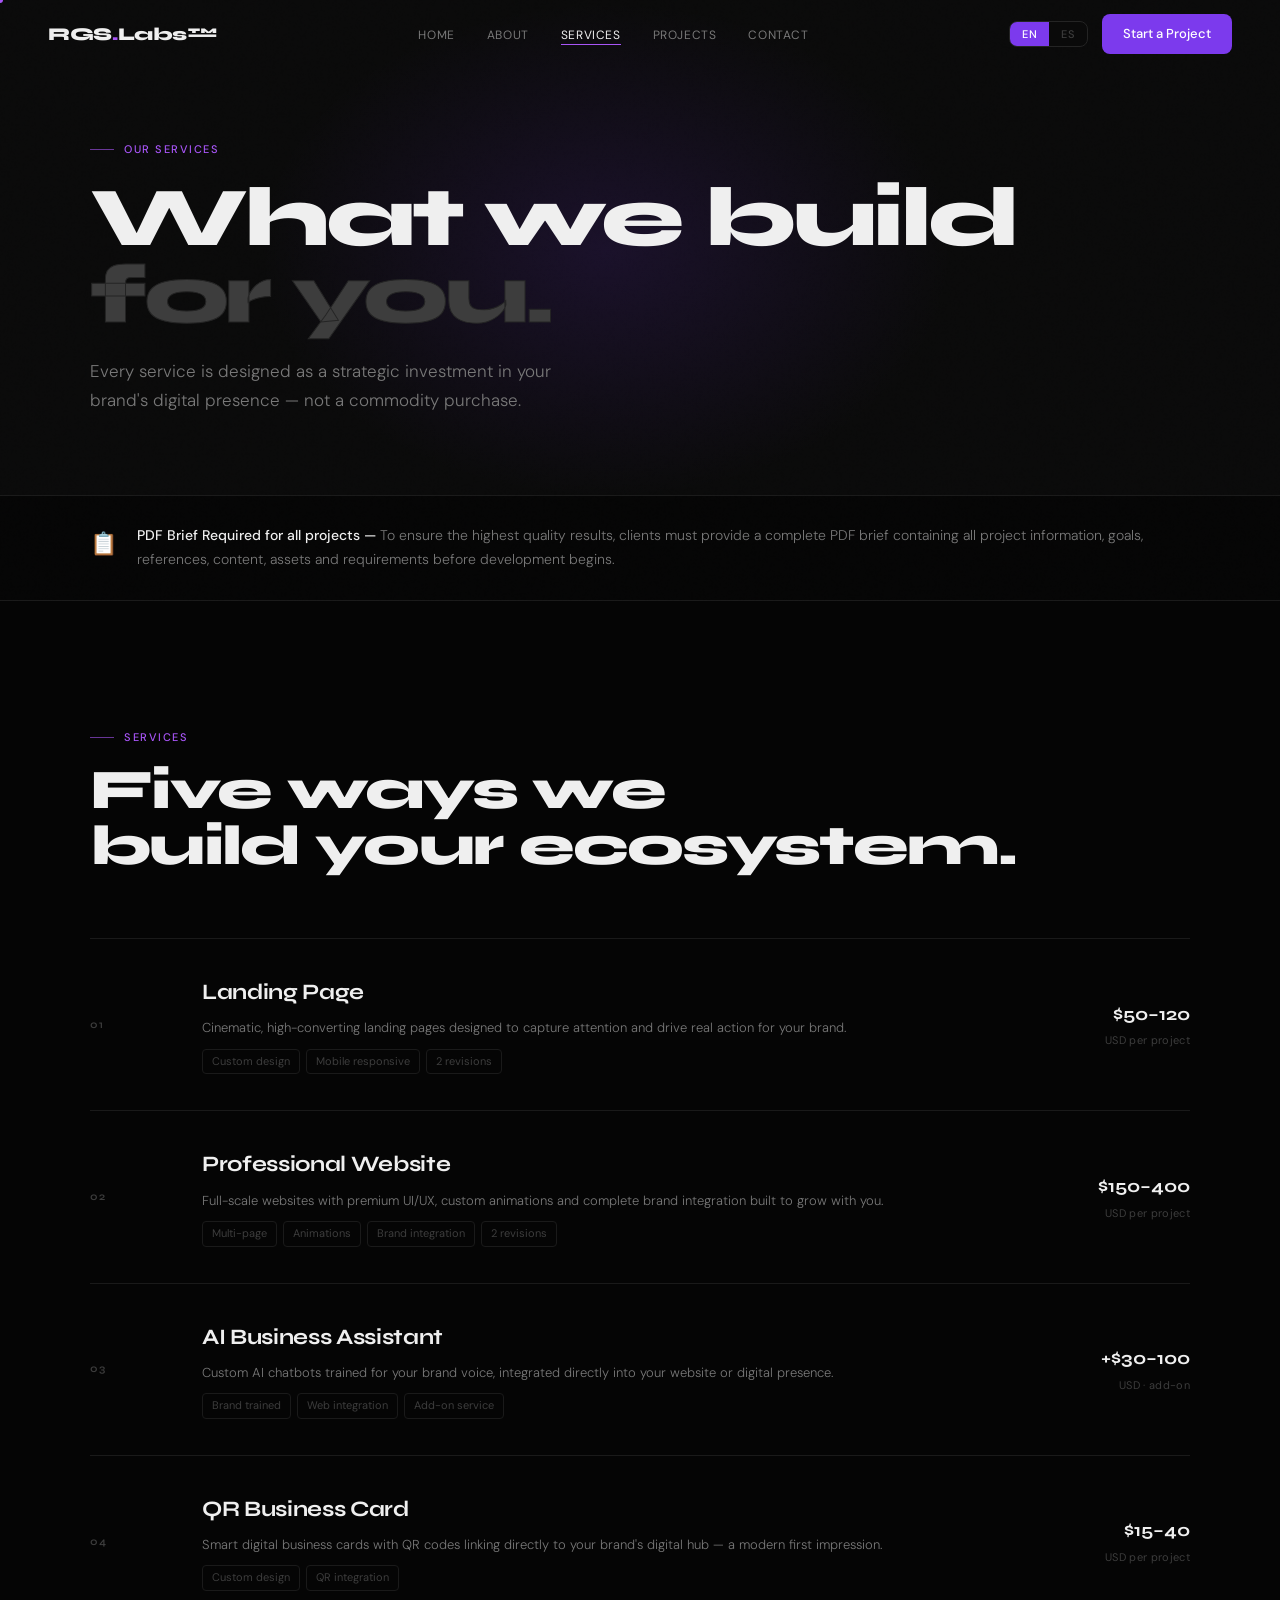
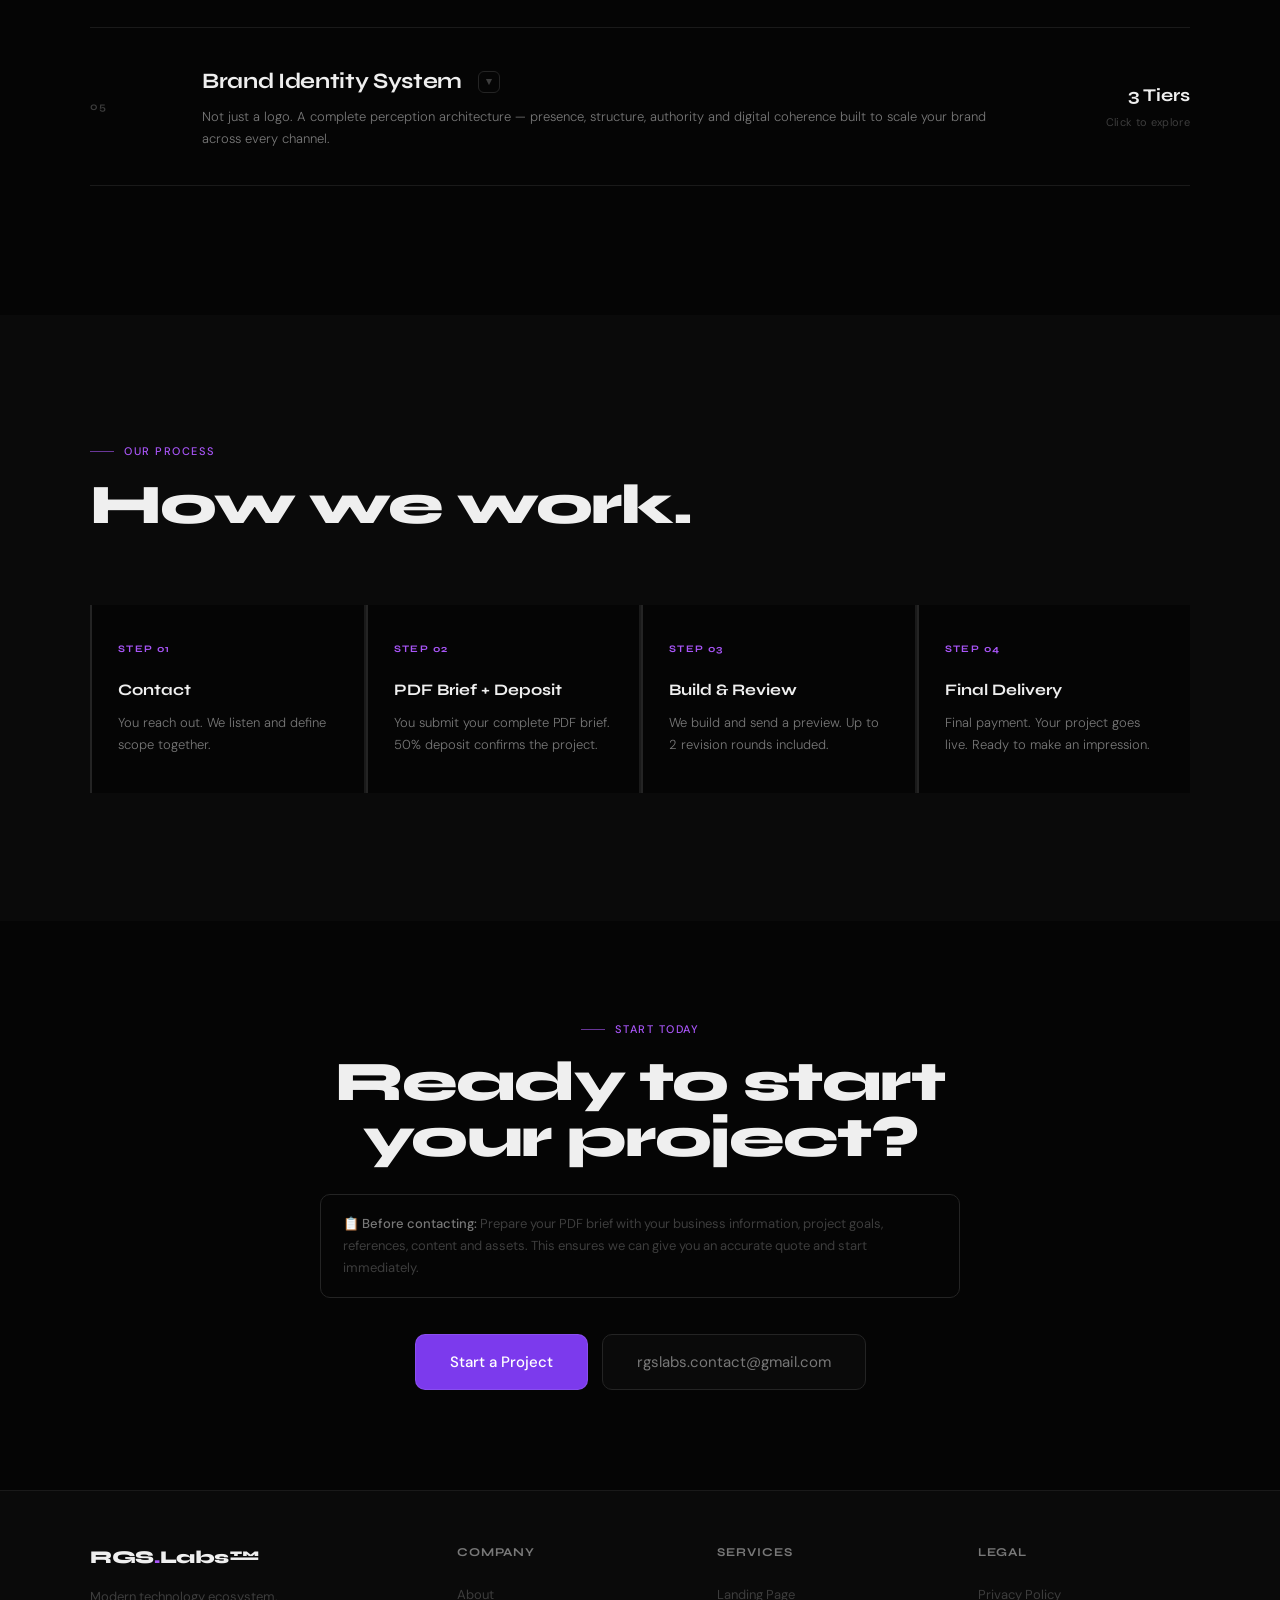
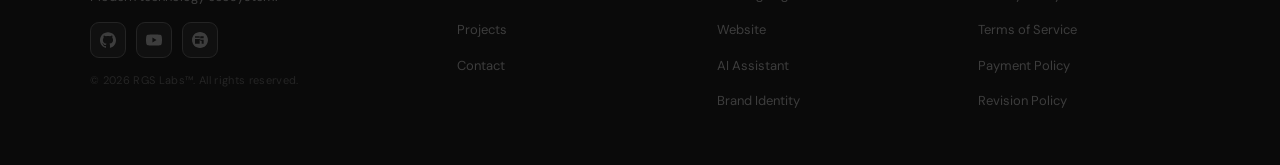
<file: RGS services-index.html>
<!DOCTYPE html>
<html lang="en">
<head>
<meta charset="UTF-8"/>
<meta name="viewport" content="width=device-width,initial-scale=1.0"/>
<title>Services — RGS Labs™</title>
<link href="https://fonts.googleapis.com/css2?family=Syne:wght@400;500;600;700;800&family=DM+Sans:opsz,wght@9..40,300;9..40,400;9..40,500&display=swap" rel="stylesheet"/>
<style>
*,*::before,*::after{box-sizing:border-box;margin:0;padding:0}
:root{--bg:#050505;--bg2:#0a0a0a;--bg3:#101010;--bg4:#161616;--border:#1a1a1a;--border2:#242424;--border3:#303030;--text:#efefef;--text2:#787878;--text3:#3d3d3d;--text4:#252525;--purple:#a855f7;--purple2:#7c3aed;--purple3:rgba(124,58,237,.12);--purple4:rgba(168,85,247,.06);--purple-glow:rgba(168,85,247,.18);--font-h:'Syne',sans-serif;--font-b:'DM Sans',sans-serif;--ease:cubic-bezier(.16,1,.3,1)}
html{scroll-behavior:smooth}
body{background:var(--bg);color:var(--text);font-family:var(--font-b);font-size:16px;line-height:1.6;overflow-x:hidden;cursor:none}
body::before{content:'';position:fixed;inset:0;background-image:url("data:image/svg+xml,%3Csvg viewBox='0 0 256 256' xmlns='http://www.w3.org/2000/svg'%3E%3Cfilter id='n'%3E%3CfeTurbulence type='fractalNoise' baseFrequency='0.9' numOctaves='4' stitchTiles='stitch'/%3E%3C/filter%3E%3Crect width='100%25' height='100%25' filter='url(%23n)' opacity='0.03'/%3E%3C/svg%3E");opacity:.4;pointer-events:none;z-index:1;mix-blend-mode:overlay}
.cursor-dot{position:fixed;width:6px;height:6px;background:var(--purple);border-radius:50%;pointer-events:none;z-index:9999;transform:translate(-50%,-50%);transition:width .2s var(--ease),height .2s var(--ease),background .2s;will-change:left,top}
.cursor-dot.hover{width:10px;height:10px;background:#c084fc}
.cursor-dot.clicking{width:4px;height:4px;opacity:.7}
nav{position:fixed;top:0;left:0;right:0;z-index:200;padding:0 48px;height:68px;display:flex;align-items:center;justify-content:space-between;transition:all .4s var(--ease)}
nav.scrolled{background:rgba(5,5,5,.92);backdrop-filter:blur(28px);border-bottom:1px solid var(--border)}
.nav-logo{display:flex;align-items:center;gap:8px;text-decoration:none;cursor:none}
.nav-logo-text{font-family:var(--font-h);font-size:18px;font-weight:800;color:var(--text);letter-spacing:-.02em}
.nav-logo-text span{color:var(--purple)}
.nav-links{display:flex;gap:32px;list-style:none}
.nav-links a{font-size:12px;font-weight:400;color:var(--text2);text-decoration:none;letter-spacing:.05em;text-transform:uppercase;transition:color .2s;cursor:none;position:relative}
.nav-links a::after{content:'';position:absolute;bottom:-2px;left:0;width:0;height:1px;background:var(--purple);transition:width .3s var(--ease)}
.nav-links a:hover,.nav-links a.active{color:var(--text)}
.nav-links a:hover::after,.nav-links a.active::after{width:100%}
.nav-right{display:flex;align-items:center;gap:14px}
.lang-toggle{display:flex;align-items:center;border:1px solid var(--border2);border-radius:8px;overflow:hidden;background:var(--bg2)}
.lang-btn{font-size:11px;padding:5px 12px;border:none;background:transparent;color:var(--text3);cursor:pointer;font-family:var(--font-b);font-weight:500;letter-spacing:.04em;transition:all .25s}
.lang-btn.active{background:var(--purple2);color:#fff}
.nav-cta{background:var(--purple2);color:#fff;padding:9px 20px;border-radius:8px;font-size:13px;font-weight:500;text-decoration:none;font-family:var(--font-b);transition:all .25s;cursor:none;border:1px solid transparent;position:relative;overflow:hidden}
.nav-cta::before{content:'';position:absolute;inset:0;background:rgba(255,255,255,.08);opacity:0;transition:opacity .2s}
.nav-cta:hover::before{opacity:1}
.nav-cta:hover{transform:translateY(-1px);box-shadow:0 8px 32px rgba(124,58,237,.4)}
.reveal{opacity:0;transform:translateY(32px);transition:opacity .8s var(--ease),transform .8s var(--ease)}
.reveal.visible{opacity:1;transform:translateY(0)}
.reveal-left{opacity:0;transform:translateX(-32px);transition:opacity .8s var(--ease),transform .8s var(--ease)}
.reveal-left.visible{opacity:1;transform:translateX(0)}
.reveal-right{opacity:0;transform:translateX(32px);transition:opacity .8s var(--ease),transform .8s var(--ease)}
.reveal-right.visible{opacity:1;transform:translateX(0)}
.reveal-scale{opacity:0;transform:scale(.95);transition:opacity .7s var(--ease),transform .7s var(--ease)}
.reveal-scale.visible{opacity:1;transform:scale(1)}
.stagger-1{transition-delay:.05s}.stagger-2{transition-delay:.12s}.stagger-3{transition-delay:.2s}
section{padding:128px 48px;position:relative;z-index:2}
.container{max-width:1100px;margin:0 auto}
.sec-label{font-size:11px;letter-spacing:.14em;text-transform:uppercase;color:var(--purple);font-weight:500;margin-bottom:16px;display:flex;align-items:center;gap:10px}
.sec-label::before{content:'';width:24px;height:1px;background:var(--purple);opacity:.6}
.sec-title{font-family:var(--font-h);font-size:clamp(32px,4.5vw,56px);font-weight:800;line-height:1;letter-spacing:-.03em;color:var(--text);margin-bottom:20px}
.sec-sub{font-size:17px;color:var(--text2);max-width:540px;line-height:1.7;font-weight:300}
.btn-primary{background:var(--purple2);color:#fff;padding:15px 34px;border-radius:10px;font-size:15px;font-weight:500;text-decoration:none;font-family:var(--font-b);transition:all .3s var(--ease);cursor:none;border:1px solid rgba(255,255,255,.1);display:inline-block}
.btn-primary:hover{transform:translateY(-2px);box-shadow:0 16px 48px rgba(124,58,237,.45)}
.btn-ghost{border:1px solid var(--border2);color:var(--text2);padding:15px 34px;border-radius:10px;font-size:15px;text-decoration:none;font-family:var(--font-b);transition:all .3s var(--ease);cursor:none;background:rgba(255,255,255,.02);display:inline-block}
.btn-ghost:hover{border-color:var(--border3);color:var(--text);transform:translateY(-2px)}

/* PAGE HERO */
.page-hero{min-height:55vh;display:flex;align-items:flex-end;padding:120px 48px 80px;position:relative;overflow:hidden;background:var(--bg2)}
.page-hero-ambient{position:absolute;top:0;left:20%;width:700px;height:500px;background:radial-gradient(ellipse,rgba(124,58,237,.14),transparent 70%);pointer-events:none;animation:pulse 6s ease-in-out infinite}
@keyframes pulse{0%,100%{opacity:.6}50%{opacity:1}}
.page-hero-content{max-width:1100px;margin:0 auto;width:100%;position:relative;z-index:2}
.page-hero-label{font-size:11px;letter-spacing:.14em;text-transform:uppercase;color:var(--purple);font-weight:500;margin-bottom:20px;display:flex;align-items:center;gap:10px}
.page-hero-label::before{content:'';width:24px;height:1px;background:var(--purple);opacity:.6}
.page-hero-title{font-family:var(--font-h);font-size:clamp(48px,7vw,84px);font-weight:800;line-height:.92;letter-spacing:-.04em;color:var(--text);margin-bottom:24px}
.page-hero-title em{font-style:normal;color:var(--text3);-webkit-text-stroke:1px var(--text4)}
.page-hero-sub{font-size:17px;color:var(--text2);max-width:520px;line-height:1.7;font-weight:300}

/* BRIEF BANNER */
.brief-banner{background:var(--bg);border-top:1px solid var(--border);border-bottom:1px solid var(--border);padding:28px 48px}
.brief-banner-inner{max-width:1100px;margin:0 auto;display:flex;align-items:flex-start;gap:20px}
.brief-banner-icon{font-size:22px;flex-shrink:0;margin-top:2px}
.brief-banner-text{font-size:14px;color:var(--text2);line-height:1.7;font-weight:300}
.brief-banner-text strong{color:var(--text);font-weight:500}

/* SERVICES LIST */
#services-main{background:var(--bg)}
.svc-list{margin-top:64px;border-top:1px solid var(--border)}
.svc-row{display:grid;grid-template-columns:72px 1fr 160px;align-items:center;padding:36px 0;border-bottom:1px solid var(--border);gap:40px;transition:all .3s var(--ease);cursor:default;position:relative}
.svc-row::before{content:'';position:absolute;left:-48px;right:-48px;top:0;bottom:0;background:var(--purple4);opacity:0;transition:opacity .3s}
.svc-row:hover::before{opacity:1}
.svc-row:hover .svc-name{color:var(--purple)}
.svc-row:hover .svc-arrow{opacity:1;transform:translateX(0)}
.svc-num{font-size:11px;color:var(--text3);font-family:var(--font-h);font-weight:600;letter-spacing:.12em;position:relative;z-index:1}
.svc-body{position:relative;z-index:1}
.svc-name{font-family:var(--font-h);font-size:22px;font-weight:700;color:var(--text);letter-spacing:-.015em;transition:color .2s;margin-bottom:7px;display:flex;align-items:center;gap:12px}
.svc-arrow{opacity:0;transform:translateX(-8px);transition:all .3s var(--ease);color:var(--purple);font-size:16px}
.svc-desc{font-size:13px;color:var(--text2);line-height:1.65;font-weight:300}
.svc-price{text-align:right;position:relative;z-index:1}
.svc-price-main{font-family:var(--font-h);font-size:18px;font-weight:700;color:var(--text)}
.svc-price-sub{font-size:11px;font-weight:400;color:var(--text3);font-family:var(--font-b);margin-top:4px;letter-spacing:.03em}
.svc-includes{display:flex;flex-wrap:wrap;gap:6px;margin-top:10px}
.svc-include-tag{font-size:11px;color:var(--text3);border:1px solid var(--border);border-radius:4px;padding:3px 9px}

/* BRAND IDENTITY expandable */
.svc-row.brand-svc{cursor:pointer;user-select:none}
.svc-row.brand-svc.open .svc-name{color:var(--purple)}
.svc-chevron{display:inline-flex;align-items:center;justify-content:center;width:22px;height:22px;border:1px solid var(--border2);border-radius:6px;font-size:11px;color:var(--text3);transition:all .35s var(--ease);flex-shrink:0;margin-left:4px}
.svc-row.brand-svc.open .svc-chevron{transform:rotate(180deg);border-color:rgba(168,85,247,.4);color:var(--purple);background:var(--purple3)}
.brand-expand{overflow:hidden;max-height:0;transition:max-height .7s var(--ease),opacity .4s var(--ease);opacity:0;border-bottom:1px solid var(--border)}
.brand-expand.open{max-height:900px;opacity:1}
.brand-expand-inner{padding:36px 0 48px;display:grid;grid-template-columns:repeat(3,1fr);gap:18px}
.tier-card{border-radius:16px;padding:32px 26px;position:relative;overflow:hidden;transition:transform .3s var(--ease),box-shadow .3s var(--ease)}
.tier-card:hover{transform:translateY(-5px)}
.tier-signal{background:linear-gradient(135deg,#050e14,#071825);border:1px solid rgba(34,211,238,.2)}
.tier-signal:hover{box-shadow:0 16px 48px rgba(34,211,238,.1)}
.tier-signal .tier-glow{position:absolute;top:-40px;right:-40px;width:140px;height:140px;background:radial-gradient(circle,rgba(34,211,238,.15),transparent 70%);pointer-events:none}
.tier-signal .tier-accent{color:#22d3ee}
.tier-signal .tier-bar{background:linear-gradient(90deg,#22d3ee,#0ea5e9);height:2px;border-radius:2px;margin-bottom:20px;width:40%}
.tier-pulse{background:linear-gradient(135deg,#0c0514,#140a24);border:1px solid rgba(168,85,247,.3)}
.tier-pulse:hover{box-shadow:0 16px 48px rgba(124,58,237,.18)}
.tier-pulse .tier-glow{position:absolute;top:-40px;right:-40px;width:160px;height:160px;background:radial-gradient(circle,rgba(168,85,247,.18),transparent 70%);pointer-events:none}
.tier-pulse .tier-accent{color:var(--purple)}
.tier-pulse .tier-bar{background:linear-gradient(90deg,var(--purple2),#a855f7);height:2px;border-radius:2px;margin-bottom:20px;width:65%}
.tier-omni{background:linear-gradient(135deg,#0d0b06,#1a1508,#0e0a18);border:1px solid rgba(251,191,36,.25)}
.tier-omni:hover{box-shadow:0 20px 60px rgba(251,191,36,.1),0 0 0 1px rgba(251,191,36,.15)}
.tier-omni .tier-glow{position:absolute;top:-50px;right:-50px;width:200px;height:200px;background:radial-gradient(circle,rgba(251,191,36,.12),rgba(168,85,247,.08) 50%,transparent 70%);pointer-events:none}
.tier-omni .tier-accent{background:linear-gradient(90deg,#fbbf24,#f0e6ff,#a855f7);-webkit-background-clip:text;-webkit-text-fill-color:transparent;background-clip:text}
.tier-omni .tier-bar{background:linear-gradient(90deg,#fbbf24,#e879f9,#a855f7);height:2px;border-radius:2px;margin-bottom:20px;width:100%}
.tier-omni .tier-badge{display:inline-flex;align-items:center;gap:6px;font-size:10px;font-weight:600;letter-spacing:.08em;text-transform:uppercase;background:linear-gradient(90deg,rgba(251,191,36,.15),rgba(168,85,247,.15));border:1px solid rgba(251,191,36,.3);border-radius:100px;padding:4px 12px;color:#fbbf24;margin-bottom:16px}
.tier-name{font-family:var(--font-h);font-size:22px;font-weight:800;letter-spacing:-.02em;margin-bottom:4px}
.tier-price{font-family:var(--font-h);font-size:17px;font-weight:700;margin-bottom:6px}
.tier-price-sub{font-size:11px;color:var(--text3);margin-bottom:18px;font-weight:300}
.tier-tag{font-size:11px;color:var(--text3);letter-spacing:.06em;text-transform:uppercase;margin-bottom:20px;font-weight:400}
.tier-items{list-style:none;display:flex;flex-direction:column;gap:9px;margin-bottom:26px}
.tier-items li{font-size:13px;color:var(--text2);font-weight:300;line-height:1.5;display:flex;align-items:flex-start;gap:8px}
.tier-items li::before{content:'›';font-size:14px;line-height:1.4;flex-shrink:0}
.tier-signal .tier-items li::before{color:#22d3ee}
.tier-pulse .tier-items li::before{color:var(--purple)}
.tier-omni .tier-items li::before{color:#fbbf24}
.tier-cta{display:inline-flex;align-items:center;gap:7px;font-size:12px;font-weight:500;font-family:var(--font-b);text-decoration:none;border-radius:8px;padding:11px 20px;transition:all .3s var(--ease);cursor:none;letter-spacing:.02em;width:100%;justify-content:center}
.tier-signal .tier-cta{background:rgba(34,211,238,.1);color:#22d3ee;border:1px solid rgba(34,211,238,.25)}
.tier-signal .tier-cta:hover{background:rgba(34,211,238,.18);border-color:rgba(34,211,238,.5);transform:translateY(-2px)}
.tier-pulse .tier-cta{background:var(--purple3);color:var(--purple);border:1px solid rgba(168,85,247,.3)}
.tier-pulse .tier-cta:hover{background:rgba(124,58,237,.2);border-color:var(--purple);transform:translateY(-2px)}
.tier-omni .tier-cta{background:linear-gradient(135deg,rgba(251,191,36,.12),rgba(168,85,247,.12));color:#f0d060;border:1px solid rgba(251,191,36,.3)}
.tier-omni .tier-cta:hover{background:linear-gradient(135deg,rgba(251,191,36,.2),rgba(168,85,247,.2));border-color:rgba(251,191,36,.5);transform:translateY(-2px)}

/* PROCESS */
#process{background:var(--bg2)}
.proc-grid{display:grid;grid-template-columns:repeat(4,1fr);gap:2px;background:var(--border);margin-top:72px}
.proc-step{background:var(--bg);padding:36px 28px;position:relative;overflow:hidden;transition:background .3s}
.proc-step:hover{background:var(--bg3)}
.proc-line{position:absolute;top:0;left:0;bottom:0;width:2px;background:var(--border2);transition:background .3s}
.proc-step:hover .proc-line{background:var(--purple)}
.proc-num{font-size:10px;color:var(--purple);font-family:var(--font-h);font-weight:700;letter-spacing:.14em;margin-bottom:20px}
.proc-title{font-family:var(--font-h);font-size:16px;font-weight:700;color:var(--text);margin-bottom:10px}
.proc-desc{font-size:13px;color:var(--text2);line-height:1.7;font-weight:300}

/* CTA */
#services-cta{background:var(--bg);padding:100px 48px;text-align:center}
.services-cta-inner{max-width:640px;margin:0 auto}
.brief-note{font-size:13px;color:var(--text3);border:1px solid var(--border2);border-radius:10px;padding:18px 22px;margin:28px 0 36px;line-height:1.7;text-align:left}
.brief-note strong{color:var(--text2);font-weight:500}
.flex-btns{display:flex;gap:14px;justify-content:center;flex-wrap:wrap}

/* LEGAL MODAL */
.modal-overlay{position:fixed;inset:0;background:rgba(0,0,0,.94);z-index:500;display:flex;align-items:flex-start;justify-content:center;padding:40px 20px;opacity:0;pointer-events:none;transition:opacity .4s var(--ease);backdrop-filter:blur(12px)}
.modal-overlay.active{opacity:1;pointer-events:all}
.modal-box{background:var(--bg2);border:1px solid var(--border2);border-radius:20px;width:100%;max-width:700px;max-height:82vh;overflow-y:auto;padding:52px;transform:translateY(20px);transition:transform .4s var(--ease);scrollbar-width:thin;scrollbar-color:var(--border3) transparent}
.modal-overlay.active .modal-box{transform:translateY(0)}
.modal-header{display:flex;justify-content:space-between;align-items:flex-start;margin-bottom:36px}
.modal-title{font-family:var(--font-h);font-size:24px;font-weight:800;color:var(--text)}
.modal-close{background:var(--bg3);border:1px solid var(--border2);color:var(--text2);width:38px;height:38px;border-radius:10px;cursor:pointer;font-size:16px;display:flex;align-items:center;justify-content:center;transition:all .2s;flex-shrink:0;margin-left:20px}
.modal-close:hover{border-color:var(--purple);color:var(--purple)}
.modal-section{margin-bottom:28px}
.modal-section h3{font-size:11px;font-weight:600;color:var(--purple);letter-spacing:.1em;text-transform:uppercase;margin-bottom:12px}
.modal-section p,.modal-section li{font-size:14px;color:var(--text2);line-height:1.85;font-weight:300}
.modal-section ul{padding-left:16px}
.modal-section li{margin-bottom:7px}
.modal-divider{border:none;border-top:1px solid var(--border);margin:24px 0}

/* FOOTER */
footer{background:var(--bg2);border-top:1px solid var(--border);padding:52px 48px;position:relative;z-index:2}
.footer-inner{max-width:1100px;margin:0 auto;display:grid;grid-template-columns:1.5fr 1fr 1fr 1fr;gap:48px}
.footer-brand{display:flex;flex-direction:column;gap:14px}
.footer-logo-text{font-family:var(--font-h);font-size:18px;font-weight:800;color:var(--text);letter-spacing:-.02em}
.footer-logo-text span{color:var(--purple)}
.footer-tagline{font-size:13px;color:var(--text3);line-height:1.7;max-width:200px}
.footer-socials{display:flex;gap:10px;align-items:center}
.social-link{width:36px;height:36px;border-radius:9px;border:1px solid var(--border2);background:var(--bg3);display:flex;align-items:center;justify-content:center;text-decoration:none;transition:all .3s var(--ease);position:relative;overflow:hidden}
.social-link::before{content:'';position:absolute;inset:0;background:var(--purple3);opacity:0;transition:opacity .3s}
.social-link:hover{border-color:rgba(168,85,247,.4);transform:translateY(-3px);box-shadow:0 8px 24px rgba(124,58,237,.25)}
.social-link:hover::before{opacity:1}
.social-link svg{width:16px;height:16px;fill:var(--text3);transition:fill .2s;position:relative;z-index:1}
.social-link:hover svg{fill:var(--purple)}
.footer-copy{font-size:11px;color:var(--text4);letter-spacing:.03em}
.footer-col h4{font-family:var(--font-h);font-size:12px;font-weight:700;color:var(--text2);letter-spacing:.08em;text-transform:uppercase;margin-bottom:18px}
.footer-col ul{list-style:none;display:flex;flex-direction:column;gap:10px}
.footer-col ul a{font-size:13px;color:var(--text3);text-decoration:none;transition:color .2s;cursor:none}
.footer-col ul a:hover{color:var(--text2)}

@media(max-width:900px){
  nav{padding:0 20px}.nav-links{display:none}
  section{padding:80px 20px}.page-hero{padding:100px 20px 60px}
  #services-cta{padding:80px 20px}
  .brief-banner{padding:20px}
  .svc-row{grid-template-columns:1fr;gap:8px}.svc-price{text-align:left}
  .brand-expand-inner{grid-template-columns:1fr}
  .proc-grid{grid-template-columns:1fr 1fr}
  .footer-inner{grid-template-columns:1fr;gap:32px}
}
</style>
</head>
<body>
<div class="cursor-dot" id="cursorDot"></div>
<div class="modal-overlay" id="modalOverlay" onclick="closeModal(event)"><div class="modal-box"><div class="modal-header"><div class="modal-title" id="modalTitle"></div><button class="modal-close" onclick="closeAllModals()">✕</button></div><div id="modalContent"></div></div></div>

<nav id="mainNav">
  <a href="index.html" class="nav-logo"><div class="nav-logo-text">RGS<span>.</span>Labs™</div></a>
  <ul class="nav-links">
    <li><a href="index.html" data-en="Home" data-es="Inicio">Home</a></li>
    <li><a href="about.html" data-en="About" data-es="Nosotros">About</a></li>
    <li><a href="services.html" class="active" data-en="Services" data-es="Servicios">Services</a></li>
    <li><a href="projects.html" data-en="Projects" data-es="Proyectos">Projects</a></li>
    <li><a href="contact.html" data-en="Contact" data-es="Contacto">Contact</a></li>
  </ul>
  <div class="nav-right">
    <div class="lang-toggle"><button class="lang-btn active" id="btnEN" onclick="setLang('en')">EN</button><button class="lang-btn" id="btnES" onclick="setLang('es')">ES</button></div>
    <a href="contact.html" class="nav-cta" data-en="Start a Project" data-es="Iniciar Proyecto">Start a Project</a>
  </div>
</nav>

<div class="page-hero">
  <div class="page-hero-ambient"></div>
  <div class="page-hero-content">
    <div class="page-hero-label" data-en="Our Services" data-es="Nuestros Servicios">Our Services</div>
    <h1 class="page-hero-title" data-en="What we build<br><em>for you.</em>" data-es="Lo que construimos<br><em>para ti.</em>">What we build<br><em>for you.</em></h1>
    <p class="page-hero-sub" data-en="Every service is designed as a strategic investment in your brand's digital presence — not a commodity purchase." data-es="Cada servicio está diseñado como una inversión estratégica en la presencia digital de tu marca — no una compra de commodity.">Every service is designed as a strategic investment in your brand's digital presence — not a commodity purchase.</p>
  </div>
</div>

<div class="brief-banner">
  <div class="brief-banner-inner">
    <div class="brief-banner-icon">📋</div>
    <div class="brief-banner-text"><strong data-en="PDF Brief Required for all projects — " data-es="Brief en PDF requerido para todos los proyectos — ">PDF Brief Required for all projects — </strong><span data-en="To ensure the highest quality results, clients must provide a complete PDF brief containing all project information, goals, references, content, assets and requirements before development begins." data-es="Para garantizar los mejores resultados, los clientes deben proporcionar un brief en PDF completo con toda la información del proyecto, objetivos, referencias, contenido, assets y requisitos antes de iniciar el desarrollo.">To ensure the highest quality results, clients must provide a complete PDF brief containing all project information, goals, references, content, assets and requirements before development begins.</span></div>
  </div>
</div>

<section id="services-main">
  <div class="container">
    <div class="sec-label reveal" data-en="Services" data-es="Servicios">Services</div>
    <h2 class="sec-title reveal" data-en="Five ways we<br>build your ecosystem." data-es="Cinco formas de<br>construir tu ecosistema.">Five ways we<br>build your ecosystem.</h2>
    <div class="svc-list">

      <div class="svc-row reveal">
        <div class="svc-num">01</div>
        <div class="svc-body">
          <div class="svc-name" data-en="Landing Page" data-es="Landing Page">Landing Page<span class="svc-arrow">→</span></div>
          <div class="svc-desc" data-en="Cinematic, high-converting landing pages designed to capture attention and drive real action for your brand." data-es="Landing pages cinematográficas de alta conversión, diseñadas para capturar atención y generar acción real para tu marca.">Cinematic, high-converting landing pages designed to capture attention and drive real action for your brand.</div>
          <div class="svc-includes"><span class="svc-include-tag" data-en="Custom design" data-es="Diseño personalizado">Custom design</span><span class="svc-include-tag" data-en="Mobile responsive" data-es="Mobile responsive">Mobile responsive</span><span class="svc-include-tag" data-en="2 revisions" data-es="2 revisiones">2 revisions</span></div>
        </div>
        <div class="svc-price"><div class="svc-price-main">$50–120</div><div class="svc-price-sub" data-en="USD per project" data-es="USD por proyecto">USD per project</div></div>
      </div>

      <div class="svc-row reveal">
        <div class="svc-num">02</div>
        <div class="svc-body">
          <div class="svc-name" data-en="Professional Website" data-es="Sitio Web Profesional">Professional Website<span class="svc-arrow">→</span></div>
          <div class="svc-desc" data-en="Full-scale websites with premium UI/UX, custom animations and complete brand integration built to grow with you." data-es="Sitios web completos con UI/UX premium, animaciones personalizadas e integración total de marca, construidos para crecer contigo.">Full-scale websites with premium UI/UX, custom animations and complete brand integration built to grow with you.</div>
          <div class="svc-includes"><span class="svc-include-tag" data-en="Multi-page" data-es="Multi-página">Multi-page</span><span class="svc-include-tag" data-en="Animations" data-es="Animaciones">Animations</span><span class="svc-include-tag" data-en="Brand integration" data-es="Integración de marca">Brand integration</span><span class="svc-include-tag" data-en="2 revisions" data-es="2 revisiones">2 revisions</span></div>
        </div>
        <div class="svc-price"><div class="svc-price-main">$150–400</div><div class="svc-price-sub">USD per project</div></div>
      </div>

      <div class="svc-row reveal">
        <div class="svc-num">03</div>
        <div class="svc-body">
          <div class="svc-name" data-en="AI Business Assistant" data-es="Asistente IA para Negocios">AI Business Assistant<span class="svc-arrow">→</span></div>
          <div class="svc-desc" data-en="Custom AI chatbots trained for your brand voice, integrated directly into your website or digital presence." data-es="Chatbots de IA personalizados, entrenados con la voz de tu marca e integrados directamente en tu sitio web o presencia digital.">Custom AI chatbots trained for your brand voice, integrated directly into your website or digital presence.</div>
          <div class="svc-includes"><span class="svc-include-tag" data-en="Brand trained" data-es="Entrenado con tu marca">Brand trained</span><span class="svc-include-tag" data-en="Web integration" data-es="Integración web">Web integration</span><span class="svc-include-tag" data-en="Add-on service" data-es="Servicio adicional">Add-on service</span></div>
        </div>
        <div class="svc-price"><div class="svc-price-main">+$30–100</div><div class="svc-price-sub" data-en="USD · add-on" data-es="USD · adicional">USD · add-on</div></div>
      </div>

      <div class="svc-row reveal">
        <div class="svc-num">04</div>
        <div class="svc-body">
          <div class="svc-name" data-en="QR Business Card" data-es="Tarjeta de Presentación QR">QR Business Card<span class="svc-arrow">→</span></div>
          <div class="svc-desc" data-en="Smart digital business cards with QR codes linking directly to your brand's digital hub — a modern first impression." data-es="Tarjetas de presentación digitales inteligentes con QR que conectan al hub digital de tu marca — una primera impresión moderna.">Smart digital business cards with QR codes linking directly to your brand's digital hub — a modern first impression.</div>
          <div class="svc-includes"><span class="svc-include-tag" data-en="Custom design" data-es="Diseño personalizado">Custom design</span><span class="svc-include-tag" data-en="QR integration" data-es="Integración QR">QR integration</span></div>
        </div>
        <div class="svc-price"><div class="svc-price-main">$15–40</div><div class="svc-price-sub">USD per project</div></div>
      </div>

      <!-- BRAND IDENTITY SYSTEM -->
      <div class="svc-row brand-svc reveal" onclick="toggleBrand(this)" id="brandRow">
        <div class="svc-num">05</div>
        <div class="svc-body">
          <div class="svc-name"><span data-en="Brand Identity System" data-es="Sistema de Identidad de Marca">Brand Identity System</span><span class="svc-chevron">▾</span></div>
          <div class="svc-desc" data-en="Not just a logo. A complete perception architecture — presence, structure, authority and digital coherence built to scale your brand across every channel." data-es="No solo un logo. Una arquitectura de percepción completa — presencia, estructura, autoridad y coherencia digital construida para escalar tu marca en cada canal.">Not just a logo. A complete perception architecture — presence, structure, authority and digital coherence built to scale your brand across every channel.</div>
        </div>
        <div class="svc-price"><div class="svc-price-main" data-en="3 Tiers" data-es="3 Niveles">3 Tiers</div><div class="svc-price-sub" data-en="Click to explore" data-es="Click para explorar">Click to explore</div></div>
      </div>

      <div class="brand-expand" id="brandExpand">
        <div class="brand-expand-inner">
          <div class="tier-card tier-signal reveal-scale stagger-1">
            <div class="tier-glow"></div>
            <div class="tier-bar"></div>
            <div class="tier-name tier-accent">SIGNAL</div>
            <div class="tier-price tier-accent">From $100 USD</div>
            <div class="tier-price-sub" data-en="Starting price · scope-dependent" data-es="Precio base · depende del alcance">Starting price · scope-dependent</div>
            <div class="tier-tag" data-en="The start of the ecosystem" data-es="El inicio del ecosistema">The start of the ecosystem</div>
            <ul class="tier-items">
              <li data-en="Core visual brand structure" data-es="Estructura visual básica de marca">Core visual brand structure</li>
              <li data-en="Professional client response copies" data-es="Copies profesionales para clientes">Professional client response copies</li>
              <li data-en="WhatsApp / sales messaging system" data-es="Sistema de mensajes para ventas">WhatsApp / sales messaging system</li>
              <li data-en="Communication coherence setup" data-es="Coherencia de comunicación">Communication coherence setup</li>
              <li data-en="Initial professional perception system" data-es="Sistema inicial de percepción profesional">Initial professional perception system</li>
            </ul>
            <a href="contact.html" class="tier-cta" data-en="Get SIGNAL →" data-es="Obtener SIGNAL →">Get SIGNAL →</a>
          </div>
          <div class="tier-card tier-pulse reveal-scale stagger-2">
            <div class="tier-glow"></div>
            <div class="tier-bar"></div>
            <div class="tier-name tier-accent">PULSE</div>
            <div class="tier-price tier-accent">From $220 USD</div>
            <div class="tier-price-sub" data-en="Starting price · scope-dependent" data-es="Precio base · depende del alcance">Starting price · scope-dependent</div>
            <div class="tier-tag" data-en="The premium system" data-es="El sistema premium">The premium system</div>
            <ul class="tier-items">
              <li data-en="Everything in SIGNAL" data-es="Todo lo de SIGNAL">Everything in SIGNAL</li>
              <li data-en="Full content structure & copies" data-es="Estructura de contenidos y copies">Full content structure & copies</li>
              <li data-en="Service closure scripts" data-es="Scripts de cierre de servicios">Service closure scripts</li>
              <li data-en="Emotional communication architecture" data-es="Arquitectura emocional de comunicación">Emotional communication architecture</li>
              <li data-en="Premium visual organization system" data-es="Sistema de organización visual premium">Premium visual organization system</li>
              <li data-en="Digital authority framework" data-es="Marco de autoridad digital">Digital authority framework</li>
            </ul>
            <a href="contact.html" class="tier-cta" data-en="Get PULSE →" data-es="Obtener PULSE →">Get PULSE →</a>
          </div>
          <div class="tier-card tier-omni reveal-scale stagger-3">
            <div class="tier-glow"></div>
            <div class="tier-badge">⬡ ULTRA PREMIUM</div>
            <div class="tier-bar"></div>
            <div class="tier-name tier-accent">OMNISTACK</div>
            <div class="tier-price" style="background:linear-gradient(90deg,#fbbf24,#a855f7);-webkit-background-clip:text;-webkit-text-fill-color:transparent;background-clip:text">From $450 USD</div>
            <div class="tier-price-sub" data-en="Starting price · scope-dependent" data-es="Precio base · depende del alcance">Starting price · scope-dependent</div>
            <div class="tier-tag" data-en="The complete ecosystem" data-es="El ecosistema completo">The complete ecosystem</div>
            <ul class="tier-items">
              <li data-en="Everything in SIGNAL + PULSE" data-es="Todo de SIGNAL + PULSE">Everything in SIGNAL + PULSE</li>
              <li data-en="Full digital system integration" data-es="Integración completa de sistemas digitales">Full digital system integration</li>
              <li data-en="Memberships & recurring payments" data-es="Membresías y pagos recurrentes">Memberships & recurring payments</li>
              <li data-en="Digital product & storefront setup" data-es="Tienda y productos digitales">Digital product & storefront setup</li>
              <li data-en="Premium experience architecture" data-es="Arquitectura de experiencias premium">Premium experience architecture</li>
              <li data-en="Infrastructure built to scale" data-es="Infraestructura pensada para escalar">Infrastructure built to scale</li>
            </ul>
            <a href="contact.html" class="tier-cta" data-en="Get OMNISTACK →" data-es="Obtener OMNISTACK →">Get OMNISTACK →</a>
          </div>
        </div>
      </div>

    </div>
  </div>
</section>

<section id="process">
  <div class="container">
    <div class="sec-label reveal" data-en="Our Process" data-es="Nuestro Proceso">Our Process</div>
    <h2 class="sec-title reveal" data-en="How we work." data-es="Cómo trabajamos.">How we work.</h2>
    <div class="proc-grid">
      <div class="proc-step reveal stagger-1"><div class="proc-line"></div><div class="proc-num">STEP 01</div><div class="proc-title" data-en="Contact" data-es="Contacto">Contact</div><div class="proc-desc" data-en="You reach out. We listen and define scope together." data-es="Tú contactas. Escuchamos y definimos el alcance juntos.">You reach out. We listen and define scope together.</div></div>
      <div class="proc-step reveal stagger-2"><div class="proc-line"></div><div class="proc-num">STEP 02</div><div class="proc-title" data-en="PDF Brief + Deposit" data-es="Brief PDF + Anticipo">PDF Brief + Deposit</div><div class="proc-desc" data-en="You submit your complete PDF brief. 50% deposit confirms the project." data-es="Envías tu brief en PDF completo. 50% de anticipo confirma el proyecto.">You submit your complete PDF brief. 50% deposit confirms the project.</div></div>
      <div class="proc-step reveal stagger-3"><div class="proc-line"></div><div class="proc-num">STEP 03</div><div class="proc-title" data-en="Build & Review" data-es="Desarrollo y Revisión">Build & Review</div><div class="proc-desc" data-en="We build and send a preview. Up to 2 revision rounds included." data-es="Construimos y enviamos un preview. Hasta 2 rondas de revisión incluidas.">We build and send a preview. Up to 2 revision rounds included.</div></div>
      <div class="proc-step reveal stagger-3"><div class="proc-line"></div><div class="proc-num">STEP 04</div><div class="proc-title" data-en="Final Delivery" data-es="Entrega Final">Final Delivery</div><div class="proc-desc" data-en="Final payment. Your project goes live. Ready to make an impression." data-es="Pago final. Tu proyecto se publica. Listo para causar impresión.">Final payment. Your project goes live. Ready to make an impression.</div></div>
    </div>
  </div>
</section>

<section id="services-cta">
  <div class="services-cta-inner">
    <div class="sec-label reveal" style="justify-content:center">Start Today</div>
    <h2 class="sec-title reveal" data-en="Ready to start<br>your project?" data-es="¿Listo para iniciar<br>tu proyecto?">Ready to start<br>your project?</h2>
    <div class="brief-note reveal">
      <strong data-en="📋 Before contacting: " data-es="📋 Antes de contactar: ">📋 Before contacting: </strong>
      <span data-en="Prepare your PDF brief with your business information, project goals, references, content and assets. This ensures we can give you an accurate quote and start immediately." data-es="Prepara tu brief en PDF con información de tu negocio, objetivos del proyecto, referencias, contenido y assets. Esto nos permite darte una cotización precisa y empezar de inmediato.">Prepare your PDF brief with your business information, project goals, references, content and assets. This ensures we can give you an accurate quote and start immediately.</span>
    </div>
    <div class="flex-btns reveal">
      <a href="contact.html" class="btn-primary" data-en="Start a Project" data-es="Iniciar un Proyecto">Start a Project</a>
      <a href="mailto:rgslabs.contact@gmail.com" class="btn-ghost">rgslabs.contact@gmail.com</a>
    </div>
  </div>
</section>

<footer>
  <div class="footer-inner">
    <div class="footer-brand">
      <div class="footer-logo-text">RGS<span>.</span>Labs™</div>
      <div class="footer-tagline">Modern technology ecosystem.</div>
      <div class="footer-socials">
        <a href="https://github.com/RabbitGamesDev" target="_blank" rel="noopener" class="social-link"><svg viewBox="0 0 24 24"><path d="M12 .297c-6.63 0-12 5.373-12 12 0 5.303 3.438 9.8 8.205 11.385.6.113.82-.258.82-.577 0-.285-.01-1.04-.015-2.04-3.338.724-4.042-1.61-4.042-1.61C4.422 18.07 3.633 17.7 3.633 17.7c-1.087-.744.084-.729.084-.729 1.205.084 1.838 1.236 1.838 1.236 1.07 1.835 2.809 1.305 3.495.998.108-.776.417-1.305.76-1.605-2.665-.3-5.466-1.332-5.466-5.93 0-1.31.465-2.38 1.235-3.22-.135-.303-.54-1.523.105-3.176 0 0 1.005-.322 3.3 1.23.96-.267 1.98-.399 3-.405 1.02.006 2.04.138 3 .405 2.28-1.552 3.285-1.23 3.285-1.23.645 1.653.24 2.873.12 3.176.765.84 1.23 1.91 1.23 3.22 0 4.61-2.805 5.625-5.475 5.92.42.36.81 1.096.81 2.22 0 1.606-.015 2.896-.015 3.286 0 .315.21.69.825.57C20.565 22.092 24 17.592 24 12.297c0-6.627-5.373-12-12-12"/></svg></a>
        <a href="https://www.youtube.com/@RGS_Labs" target="_blank" rel="noopener" class="social-link"><svg viewBox="0 0 24 24"><path d="M23.495 6.205a3.007 3.007 0 0 0-2.088-2.088c-1.87-.501-9.396-.501-9.396-.501s-7.507-.01-9.396.501A3.007 3.007 0 0 0 .527 6.205a31.247 31.247 0 0 0-.522 5.805 31.247 31.247 0 0 0 .522 5.783 3.007 3.007 0 0 0 2.088 2.088c1.868.502 9.396.502 9.396.502s7.506 0 9.396-.502a3.007 3.007 0 0 0 2.088-2.088 31.247 31.247 0 0 0 .5-5.783 31.247 31.247 0 0 0-.5-5.805zM9.609 15.601V8.408l6.264 3.602z"/></svg></a>
        <a href="https://gamejolt.com/@RGS_Labs" target="_blank" rel="noopener" class="social-link"><svg viewBox="0 0 24 24"><path d="M12 0C5.373 0 0 5.373 0 12s5.373 12 12 12 12-5.373 12-12S18.627 0 12 0zm.5 17.5h-8v-7h8v7zm0-9h-8v-2h8v2zm5 9h-3v-4h-2v4h-1v-6h6v6zm0-8h-6v-3h6v3z"/></svg></a>
      </div>
      <div class="footer-copy">© 2026 RGS Labs™. All rights reserved.</div>
    </div>
    <div class="footer-col"><h4 data-en="Company" data-es="Empresa">Company</h4><ul><li><a href="about.html" data-en="About" data-es="Nosotros">About</a></li><li><a href="projects.html" data-en="Projects" data-es="Proyectos">Projects</a></li><li><a href="contact.html" data-en="Contact" data-es="Contacto">Contact</a></li></ul></div>
    <div class="footer-col"><h4 data-en="Services" data-es="Servicios">Services</h4><ul><li><a href="services.html">Landing Page</a></li><li><a href="services.html" data-en="Website" data-es="Sitio Web">Website</a></li><li><a href="services.html" data-en="AI Assistant" data-es="Asistente IA">AI Assistant</a></li><li><a href="services.html" data-en="Brand Identity" data-es="Identidad de Marca">Brand Identity</a></li></ul></div>
    <div class="footer-col"><h4>Legal</h4><ul><li><a onclick="openModal('privacy')" data-en="Privacy Policy" data-es="Privacidad">Privacy Policy</a></li><li><a onclick="openModal('terms')" data-en="Terms of Service" data-es="Términos">Terms of Service</a></li><li><a onclick="openModal('payments')" data-en="Payment Policy" data-es="Pagos">Payment Policy</a></li><li><a onclick="openModal('revisions')" data-en="Revision Policy" data-es="Revisiones">Revision Policy</a></li></ul></div>
  </div>
</footer>

<script>
const dot=document.getElementById('cursorDot');
document.addEventListener('mousemove',e=>{dot.style.left=e.clientX+'px';dot.style.top=e.clientY+'px'});
document.addEventListener('mousedown',()=>dot.classList.add('clicking'));
document.addEventListener('mouseup',()=>dot.classList.remove('clicking'));
document.querySelectorAll('a,button').forEach(el=>{el.addEventListener('mouseenter',()=>dot.classList.add('hover'));el.addEventListener('mouseleave',()=>dot.classList.remove('hover'))});
const nav=document.getElementById('mainNav');
window.addEventListener('scroll',()=>nav.classList.toggle('scrolled',scrollY>50));
const revObs=new IntersectionObserver(entries=>entries.forEach(e=>{if(e.isIntersecting)e.target.classList.add('visible')}),{threshold:.1,rootMargin:'0px 0px -40px 0px'});
document.querySelectorAll('.reveal,.reveal-left,.reveal-right,.reveal-scale').forEach(el=>revObs.observe(el));
let lang='en';
function setLang(l){lang=l;document.getElementById('btnEN').classList.toggle('active',l==='en');document.getElementById('btnES').classList.toggle('active',l==='es');document.querySelectorAll('[data-en]').forEach(el=>{const v=el.getAttribute('data-'+l);if(v)el.innerHTML=v})}
function toggleBrand(row){
  const ex=document.getElementById('brandExpand');
  const open=ex.classList.toggle('open');
  row.classList.toggle('open',open);
  if(open){setTimeout(()=>{ex.querySelectorAll('.reveal-scale').forEach(el=>{el.classList.remove('visible');setTimeout(()=>el.classList.add('visible'),60)})},100)}
}
const modals={privacy:{en:{title:'Privacy Policy',html:`<div class="modal-section"><h3>Data We Collect</h3><p>Only information you voluntarily provide: name, email, project details. Never shared with third parties.</p></div><hr class="modal-divider"/><div class="modal-section"><h3>Contact</h3><p>rgslabs.contact@gmail.com</p></div>`},es:{title:'Política de Privacidad',html:`<div class="modal-section"><h3>Datos que Recopilamos</h3><p>Solo información que proporcionas voluntariamente. Nunca compartida con terceros.</p></div><hr class="modal-divider"/><div class="modal-section"><h3>Contacto</h3><p>rgslabs.contact@gmail.com</p></div>`}},terms:{en:{title:'Terms of Service',html:`<div class="modal-section"><h3>PDF Brief Required</h3><p>All projects require a complete PDF brief before development begins. Delays from incomplete briefs are the client's responsibility.</p></div><hr class="modal-divider"/><div class="modal-section"><h3>Client Responsibility</h3><p>The client is solely responsible for the accuracy and legality of all content provided.</p></div>`},es:{title:'Términos de Servicio',html:`<div class="modal-section"><h3>Brief en PDF Requerido</h3><p>Todos los proyectos requieren un brief en PDF completo antes de iniciar.</p></div>`}},payments:{en:{title:'Payment Policy',html:`<div class="modal-section"><h3>Structure</h3><ul><li><strong>50% Deposit</strong> — Before work begins</li><li><strong>50% Final</strong> — Before delivery</li></ul></div><hr class="modal-divider"/><div class="modal-section"><h3>Refunds</h3><p>50% deposit is non-refundable once development begins.</p></div>`},es:{title:'Política de Pagos',html:`<div class="modal-section"><h3>Estructura</h3><ul><li><strong>50% Anticipo</strong> — Antes de comenzar</li><li><strong>50% Final</strong> — Antes de la entrega</li></ul></div>`}},revisions:{en:{title:'Revision Policy',html:`<div class="modal-section"><h3>Included</h3><p>Up to 2 revision rounds at no extra cost. Submit within 5 business days of preview.</p></div>`},es:{title:'Política de Revisiones',html:`<div class="modal-section"><h3>Incluido</h3><p>Hasta 2 rondas de revisión sin costo adicional.</p></div>`}}};
function openModal(key){const m=modals[key][lang]||modals[key]['en'];document.getElementById('modalTitle').textContent=m.title;document.getElementById('modalContent').innerHTML=m.html;document.getElementById('modalOverlay').classList.add('active');document.body.style.overflow='hidden'}
function closeAllModals(){document.getElementById('modalOverlay').classList.remove('active');document.body.style.overflow=''}
function closeModal(e){if(e.target===document.getElementById('modalOverlay'))closeAllModals()}
document.addEventListener('keydown',e=>{if(e.key==='Escape')closeAllModals()});
</script>
</body>
</html>
</file>
<file: styles.css>
/* ═══════════════════════════════════════════════════════════
   RGS LABS™ — DESIGN SYSTEM & MOTION SYSTEM
   Version: 2.0 — HQ Ecosystem
   =========================================================== */

/* ── RESET & BASE ── */
*,*::before,*::after{box-sizing:border-box;margin:0;padding:0}
:root{
  --bg:#050505;--bg2:#0a0a0a;--bg3:#0e0e0e;--bg4:#141414;--bg5:#1a1a1a;
  --border:#1a1a1a;--border2:#242424;--border3:#2e2e2e;--border4:#383838;
  --text:#f0f0f0;--text2:#888888;--text3:#555555;--text4:#333333;
  --purple:#a855f7;--purple2:#7c3aed;--purple3:#6d28d9;
  --purple-glow:rgba(168,85,247,.15);--purple-glow-strong:rgba(168,85,247,.35);
  --font-h:'Syne',sans-serif;--font-b:'DM Sans',sans-serif;
  --ease-out:cubic-bezier(.16,1,.3,1);--ease-in-out:cubic-bezier(.65,0,.35,1);
  --ease-spring:cubic-bezier(.34,1.56,.64,1);
}
html{scroll-behavior:smooth}
body{background:var(--bg);color:var(--text);font-family:var(--font-b);font-size:16px;line-height:1.6;overflow-x:hidden;cursor:none;-webkit-font-smoothing:antialiased;-moz-osx-font-smoothing:grayscale}
body::before{content:'';position:fixed;inset:0;background-image:url("data:image/svg+xml,%3Csvg viewBox='0 0 256 256' xmlns='http://www.w3.org/2000/svg'%3E%3Cfilter id='n'%3E%3CfeTurbulence type='fractalNoise' baseFrequency='0.9' numOctaves='4' stitchTiles='stitch'/%3E%3C/filter%3E%3Crect width='100%25' height='100%25' filter='url(%23n)' opacity='0.03'/%3E%3C/svg%3E");opacity:.35;pointer-events:none;z-index:1;mix-blend-mode:overlay}

/* ── CURSOR SYSTEM ── */
.cursor-dot{position:fixed;width:6px;height:6px;background:var(--purple);border-radius:50%;pointer-events:none;z-index:9999;transform:translate(-50%,-50%);transition:width .25s var(--ease-out),height .25s var(--ease-out),background .25s,opacity .25s;will-change:left,top;mix-blend-mode:screen}
.cursor-dot.hover{width:48px;height:48px;background:rgba(168,85,247,.12);border:1px solid rgba(168,85,247,.3);backdrop-filter:blur(2px)}
.cursor-dot.clicking{width:4px;height:4px;opacity:.5}
.cursor-dot.hidden{opacity:0}

/* ── NAVIGATION ── */
nav{position:fixed;top:0;left:0;right:0;z-index:200;padding:0 48px;height:72px;display:flex;align-items:center;justify-content:space-between;transition:all .5s var(--ease-out)}
nav.scrolled{background:rgba(5,5,5,.88);backdrop-filter:blur(32px) saturate(1.2);border-bottom:1px solid var(--border);box-shadow:0 4px 40px rgba(0,0,0,.4)}
.nav-logo{display:flex;align-items:center;gap:10px;text-decoration:none;cursor:none;position:relative}
.nav-logo-text{font-family:var(--font-h);font-size:18px;font-weight:800;color:var(--text);letter-spacing:-.02em;position:relative}
.nav-logo-text span{color:var(--purple)}
.nav-logo-sup{font-size:9px;color:var(--purple);vertical-align:super;font-family:var(--font-b);font-weight:500;letter-spacing:.08em}
.nav-links{display:flex;gap:36px;list-style:none;align-items:center}
.nav-links a{font-size:12px;font-weight:400;color:var(--text3);text-decoration:none;letter-spacing:.06em;text-transform:uppercase;transition:color .3s var(--ease-out);cursor:none;position:relative;padding-bottom:4px}
.nav-links a::after{content:'';position:absolute;bottom:0;left:50%;width:0;height:1.5px;background:var(--purple);transition:width .35s var(--ease-out),left .35s var(--ease-out);border-radius:1px}
.nav-links a:hover,.nav-links a.active{color:var(--text)}
.nav-links a:hover::after,.nav-links a.active::after{width:100%;left:0}
.nav-links a.active::after{background:var(--purple);box-shadow:0 0 8px var(--purple-glow)}
.nav-indicator{position:absolute;bottom:0;height:2px;background:var(--purple);border-radius:1px;transition:all .4s var(--ease-spring);box-shadow:0 0 12px var(--purple-glow);opacity:0}
.nav-right{display:flex;align-items:center;gap:16px}
.lang-toggle{display:flex;align-items:center;border:1px solid var(--border2);border-radius:8px;overflow:hidden;background:var(--bg2)}
.lang-btn{font-size:11px;padding:6px 14px;border:none;background:transparent;color:var(--text3);cursor:pointer;font-family:var(--font-b);font-weight:500;letter-spacing:.04em;transition:all .3s var(--ease-out);position:relative}
.lang-btn.active{background:var(--purple2);color:#fff}
.lang-btn:not(.active):hover{color:var(--text2)}
.nav-cta{background:var(--purple2);color:#fff;padding:10px 22px;border-radius:10px;font-size:13px;font-weight:500;text-decoration:none;font-family:var(--font-b);transition:all .3s var(--ease-out);cursor:none;border:1px solid transparent;position:relative;overflow:hidden;letter-spacing:.02em}
.nav-cta::before{content:'';position:absolute;inset:0;background:linear-gradient(135deg,rgba(255,255,255,.12),transparent 60%);opacity:0;transition:opacity .3s}
.nav-cta:hover::before{opacity:1}
.nav-cta:hover{transform:translateY(-2px);box-shadow:0 12px 40px rgba(124,58,237,.45),0 0 0 1px rgba(168,85,247,.2)}
.nav-cta:active{transform:translateY(0) scale(.97)}

/* ── HERO CINEMATOGRAPHIC SYSTEM ── */
#hero{min-height:100vh;display:flex;flex-direction:column;align-items:center;justify-content:center;text-align:center;padding:120px 48px 100px;position:relative;overflow:hidden}
#heroCanvas{position:absolute;inset:0;width:100%;height:100%;opacity:.6;z-index:0}
.hero-ambient{position:absolute;top:45%;left:50%;transform:translate(-50%,-50%);width:900px;height:600px;background:radial-gradient(ellipse,rgba(124,58,237,.18),rgba(168,85,247,.06) 45%,transparent 75%);pointer-events:none;animation:ambientPulse 8s ease-in-out infinite;z-index:1}
@keyframes ambientPulse{0%,100%{opacity:.5;transform:translate(-50%,-50%) scale(1)}50%{opacity:1;transform:translate(-50%,-50%) scale(1.12)}}
.hero-content{position:relative;z-index:3;max-width:900px}
.hero-badge{display:inline-flex;align-items:center;gap:10px;border:1px solid rgba(168,85,247,.25);border-radius:100px;padding:8px 20px;font-size:11px;color:var(--purple);letter-spacing:.12em;text-transform:uppercase;margin-bottom:40px;background:rgba(124,58,237,.06);backdrop-filter:blur(12px);position:relative;overflow:hidden}
.hero-badge::before{content:'';position:absolute;inset:0;background:linear-gradient(90deg,transparent,rgba(168,85,247,.1),transparent);animation:shimmer 3s ease-in-out infinite}
@keyframes shimmer{0%{transform:translateX(-100%)}100%{transform:translateX(100%)}}
.hero-badge-dot{width:6px;height:6px;border-radius:50%;background:var(--purple);animation:dotPulse 2.5s ease-in-out infinite;position:relative;z-index:1}
@keyframes dotPulse{0%,100%{box-shadow:0 0 0 0 rgba(168,85,247,.5)}50%{box-shadow:0 0 0 8px transparent}}
.hero-title{font-family:var(--font-h);font-size:clamp(48px,8vw,100px);font-weight:800;line-height:.95;letter-spacing:-.04em;margin-bottom:28px}
.hero-title .line{display:block;overflow:hidden;position:relative}
.hero-title .line-inner{display:block;transform:translateY(110%);filter:blur(8px);opacity:0;animation:slideUpBlur .9s var(--ease-out) forwards}
.hero-title .line:nth-child(1) .line-inner{animation-delay:.15s}
.hero-title .line:nth-child(2) .line-inner{animation-delay:.3s}
.hero-title .line:nth-child(3) .line-inner{animation-delay:.45s}
.hero-title em{font-style:normal;color:var(--text4);-webkit-text-stroke:1.5px var(--text3);position:relative}
.hero-title em::after{content:attr(data-text);position:absolute;left:0;top:0;color:var(--purple);-webkit-text-stroke:0;clip-path:inset(0 100% 0 0);animation:textReveal 1.2s var(--ease-out) .8s forwards}
@keyframes textReveal{to{clip-path:inset(0 0 0 0)}}
@keyframes slideUpBlur{to{transform:translateY(0);filter:blur(0);opacity:1}}
.hero-sub{font-size:clamp(15px,1.6vw,18px);color:var(--text2);max-width:520px;line-height:1.75;margin:0 auto 48px;font-weight:300;opacity:0;animation:fadeInUp .8s var(--ease-out) .6s forwards}
@keyframes fadeInUp{from{opacity:0;transform:translateY(20px)}to{opacity:1;transform:translateY(0)}}
.hero-actions{display:flex;gap:16px;flex-wrap:wrap;justify-content:center;opacity:0;animation:fadeInUp .8s var(--ease-out) .75s forwards}
.btn-primary{background:var(--purple2);color:#fff;padding:16px 36px;border-radius:12px;font-size:15px;font-weight:500;text-decoration:none;font-family:var(--font-b);transition:all .35s var(--ease-out);cursor:none;position:relative;overflow:hidden;border:1px solid rgba(255,255,255,.08);letter-spacing:.01em;display:inline-flex;align-items:center;gap:8px}
.btn-primary::after{content:'';position:absolute;inset:0;background:linear-gradient(135deg,rgba(255,255,255,.12),transparent);opacity:0;transition:opacity .3s}
.btn-primary:hover::after{opacity:1}
.btn-primary:hover{transform:translateY(-3px);box-shadow:0 20px 60px rgba(124,58,237,.5),0 0 0 1px rgba(168,85,247,.15)}
.btn-primary:active{transform:translateY(-1px) scale(.97)}
.btn-ghost{border:1px solid var(--border2);color:var(--text2);padding:16px 36px;border-radius:12px;font-size:15px;text-decoration:none;font-family:var(--font-b);transition:all .35s var(--ease-out);cursor:none;background:rgba(255,255,255,.02);display:inline-flex;align-items:center;gap:8px;position:relative;overflow:hidden}
.btn-ghost::before{content:'';position:absolute;inset:0;background:radial-gradient(circle at var(--mouse-x,50%) var(--mouse-y,50%),rgba(168,85,247,.1),transparent 60%);opacity:0;transition:opacity .3s}
.btn-ghost:hover::before{opacity:1}
.btn-ghost:hover{border-color:var(--border3);color:var(--text);background:rgba(255,255,255,.04);transform:translateY(-3px);box-shadow:0 12px 32px rgba(0,0,0,.3)}
.btn-ghost:active{transform:translateY(-1px) scale(.97)}
.btn-arrow{transition:transform .3s var(--ease-out);display:inline-block}
.btn-ghost:hover .btn-arrow,.btn-primary:hover .btn-arrow{transform:translateX(4px)}

/* ── HERO VISUAL ── */
#heroVisual{position:relative;z-index:3;margin-top:64px;opacity:0;animation:fadeInUp .8s var(--ease-out) .9s forwards;width:100%;max-width:900px;perspective:1200px}
.video-rect-wrap{position:relative;border-radius:24px;overflow:visible;transform-style:preserve-3d;transition:transform .6s var(--ease-out)}
.video-rect-wrap:hover{transform:rotateX(2deg) rotateY(-2deg) translateZ(20px)}
.video-rect-glow{position:absolute;inset:-50px;border-radius:40px;background:radial-gradient(ellipse 80% 60% at 50% 60%,rgba(124,58,237,.3),rgba(168,85,247,.12) 50%,transparent 80%);filter:blur(30px);animation:ambientPulse 6s ease-in-out infinite;z-index:0}
.video-rect-border{position:absolute;inset:-1.5px;border-radius:25.5px;background:linear-gradient(135deg,rgba(168,85,247,.6),rgba(124,58,237,.25),transparent 65%);z-index:1;pointer-events:none;opacity:.8}
.video-rect-inner{position:relative;z-index:2;border-radius:24px;overflow:hidden;background:var(--bg2);aspect-ratio:16/9;border:1px solid rgba(168,85,247,.2);box-shadow:0 0 80px rgba(124,58,237,.1),inset 0 1px 0 rgba(255,255,255,.05)}
.video-rect-inner iframe{width:100%;height:100%;border:none;display:block}
.hero-scroll{position:absolute;bottom:32px;left:50%;transform:translateX(-50%);display:flex;flex-direction:column;align-items:center;gap:10px;z-index:3;opacity:0;animation:fadeInUp .6s var(--ease-out) 1.4s forwards}
.scroll-line{width:1px;height:48px;background:linear-gradient(to bottom,var(--purple),transparent);animation:scrollAnim 2.5s ease-in-out infinite;position:relative}
.scroll-line::after{content:'';position:absolute;bottom:0;left:-2px;width:5px;height:5px;border-radius:50%;background:var(--purple);animation:scrollDot 2.5s ease-in-out infinite}
@keyframes scrollAnim{0%{transform:scaleY(0);transform-origin:top}50%{transform:scaleY(1);transform-origin:top}51%{transform:scaleY(1);transform-origin:bottom}100%{transform:scaleY(0);transform-origin:bottom}}
@keyframes scrollDot{0%,100%{opacity:0;transform:translateY(0)}50%{opacity:1;transform:translateY(-48px)}}
.scroll-text{font-size:10px;letter-spacing:.18em;text-transform:uppercase;color:var(--text4);font-weight:500}

/* ── REVEAL SYSTEM ── */
.reveal{opacity:0;transform:translateY(40px);transition:opacity .9s var(--ease-out),transform .9s var(--ease-out)}
.reveal.visible{opacity:1;transform:translateY(0)}
.reveal-left{opacity:0;transform:translateX(-40px);transition:opacity .9s var(--ease-out),transform .9s var(--ease-out)}
.reveal-left.visible{opacity:1;transform:translateX(0)}
.reveal-right{opacity:0;transform:translateX(40px);transition:opacity .9s var(--ease-out),transform .9s var(--ease-out)}
.reveal-right.visible{opacity:1;transform:translateX(0)}
.reveal-scale{opacity:0;transform:scale(.92);transition:opacity .8s var(--ease-out),transform .8s var(--ease-out)}
.reveal-scale.visible{opacity:1;transform:scale(1)}
.reveal-blur{opacity:0;filter:blur(12px);transition:opacity .9s var(--ease-out),filter .9s var(--ease-out)}
.reveal-blur.visible{opacity:1;filter:blur(0)}
.stagger-1{transition-delay:.06s}.stagger-2{transition-delay:.14s}.stagger-3{transition-delay:.24s}.stagger-4{transition-delay:.34s}.stagger-5{transition-delay:.46s}

/* ── SECTIONS ── */
section{padding:140px 48px;position:relative;z-index:2}
.container{max-width:1140px;margin:0 auto}
.sec-label{font-size:11px;letter-spacing:.16em;text-transform:uppercase;color:var(--purple);font-weight:500;margin-bottom:16px;display:flex;align-items:center;gap:12px;opacity:.9}
.sec-label::before{content:'';width:28px;height:1px;background:var(--purple);opacity:.5}
.sec-title{font-family:var(--font-h);font-size:clamp(36px,5vw,64px);font-weight:800;line-height:1.05;letter-spacing:-.035em;color:var(--text);margin-bottom:20px}
.sec-sub{font-size:17px;color:var(--text2);max-width:540px;line-height:1.75;font-weight:300}

/* ── SPOTLIGHT SYSTEM (cursor-following light) ── */
.spotlight-card{position:relative;overflow:hidden;isolation:isolate}
.spotlight-card::before{content:'';position:absolute;inset:0;background:radial-gradient(600px circle at var(--spotlight-x,50%) var(--spotlight-y,50%),rgba(168,85,247,.08),transparent 40%);opacity:0;transition:opacity .4s;pointer-events:none;z-index:1}
.spotlight-card:hover::before{opacity:1}
.spotlight-card > *{position:relative;z-index:2}

/* ── ECOSYSTEM ── */
#ecosystem{background:var(--bg2)}
.eco-cards{display:grid;grid-template-columns:repeat(3,1fr);gap:1px;background:var(--border);margin-top:80px;border-radius:20px;overflow:hidden}
.eco-card{background:var(--bg);padding:48px 40px;transition:background .4s var(--ease-out),transform .4s var(--ease-out);position:relative;overflow:hidden;cursor:none}
.eco-card::before{content:'';position:absolute;top:0;left:0;right:0;height:2px;background:linear-gradient(90deg,transparent,var(--purple),transparent);opacity:0;transition:opacity .5s}
.eco-card::after{content:'';position:absolute;inset:0;background:radial-gradient(400px circle at var(--spotlight-x,50%) var(--spotlight-y,50%),rgba(168,85,247,.06),transparent 50%);opacity:0;transition:opacity .4s;pointer-events:none}
.eco-card:hover{background:var(--bg3);transform:translateY(-4px)}
.eco-card:hover::before{opacity:1}
.eco-card:hover::after{opacity:1}
.eco-icon-wrap{width:48px;height:48px;border-radius:14px;background:var(--purple-glow);border:1px solid rgba(168,85,247,.2);display:flex;align-items:center;justify-content:center;margin-bottom:28px;font-size:22px;transition:all .4s var(--ease-out);position:relative}
.eco-card:hover .eco-icon-wrap{background:rgba(124,58,237,.18);border-color:rgba(168,85,247,.4);transform:scale(1.08) rotate(-3deg);box-shadow:0 8px 32px rgba(124,58,237,.2)}
.eco-card-title{font-family:var(--font-h);font-size:20px;font-weight:700;color:var(--text);margin-bottom:14px;letter-spacing:-.015em}
.eco-card-sub{font-size:14px;color:var(--text2);line-height:1.8;margin-bottom:24px;font-weight:300}
.eco-tags{display:flex;flex-wrap:wrap;gap:8px}
.eco-tag{font-size:11px;color:var(--text3);border:1px solid var(--border2);border-radius:6px;padding:5px 12px;letter-spacing:.04em;transition:all .3s var(--ease-out);font-weight:500}
.eco-tag.p{color:var(--purple);border-color:rgba(168,85,247,.3);background:rgba(168,85,247,.08)}
.eco-card:hover .eco-tag.p{border-color:rgba(168,85,247,.5);background:rgba(168,85,247,.12);box-shadow:0 0 16px rgba(168,85,247,.1)}

/* ── WHY ── */
#why{background:var(--bg)}
.why-grid{display:grid;grid-template-columns:repeat(3,1fr);gap:28px;margin-top:80px}
.why-item{padding:40px;border:1px solid var(--border);border-radius:20px;transition:all .5s var(--ease-out);position:relative;overflow:hidden;background:var(--bg2)}
.why-item::before{content:'';position:absolute;top:0;left:0;right:0;height:2px;background:linear-gradient(90deg,transparent,var(--purple),transparent);transform:scaleX(0);transition:transform .6s var(--ease-out)}
.why-item:hover{border-color:var(--border2);background:var(--bg3);transform:translateY(-6px);box-shadow:0 24px 64px rgba(0,0,0,.4)}
.why-item:hover::before{transform:scaleX(1)}
.why-num{font-size:11px;color:var(--purple);font-family:var(--font-h);font-weight:600;letter-spacing:.14em;margin-bottom:20px;display:flex;align-items:center;gap:8px}
.why-num::after{content:'';flex:1;height:1px;background:var(--border2);max-width:40px}
.why-title{font-family:var(--font-h);font-size:19px;font-weight:700;color:var(--text);margin-bottom:14px;letter-spacing:-.01em}
.why-desc{font-size:14px;color:var(--text2);line-height:1.85;font-weight:300}

/* ── STATS ── */
#stats{background:var(--bg2);padding:90px 48px}
.stats-strip{display:grid;grid-template-columns:repeat(4,1fr);gap:1px;background:var(--border);max-width:1140px;margin:0 auto;border-radius:16px;overflow:hidden}
.stat-box{background:var(--bg);padding:48px 32px;transition:background .4s var(--ease-out),transform .4s var(--ease-out);text-align:center;position:relative;overflow:hidden}
.stat-box::before{content:'';position:absolute;inset:0;background:radial-gradient(300px circle at var(--spotlight-x,50%) var(--spotlight-y,50%),rgba(168,85,247,.06),transparent 50%);opacity:0;transition:opacity .4s;pointer-events:none}
.stat-box:hover{background:var(--bg3);transform:translateY(-2px)}
.stat-box:hover::before{opacity:1}
.stat-num{font-family:var(--font-h);font-size:48px;font-weight:800;color:var(--text);line-height:1;margin-bottom:10px;position:relative}
.stat-num span,.stat-accent{color:var(--purple)}
.stat-label{font-size:12px;color:var(--text2);letter-spacing:.06em;text-transform:uppercase;font-weight:500}

/* ── CTA STRIP ── */
#cta-strip{background:var(--bg);padding:120px 48px;text-align:center;position:relative;overflow:hidden}
#cta-strip::before{content:'';position:absolute;inset:0;background:radial-gradient(ellipse at center,rgba(124,58,237,.06),transparent 70%);pointer-events:none}
.cta-strip-inner{max-width:720px;margin:0 auto;position:relative;z-index:2}
.cta-strip-inner .sec-title{margin-bottom:20px}
.cta-strip-inner p{font-size:17px;color:var(--text2);margin-bottom:40px;font-weight:300;line-height:1.8}
.cta-strip-inner .brief-note{font-size:14px;color:var(--text3);border:1px solid var(--border2);border-radius:14px;padding:20px 24px;margin-bottom:36px;line-height:1.8;text-align:left;background:var(--bg2);position:relative;overflow:hidden}
.cta-strip-inner .brief-note::before{content:'';position:absolute;top:0;left:0;width:3px;height:100%;background:var(--purple);opacity:.6}
.cta-strip-inner .brief-note strong{color:var(--text2);font-weight:500}

/* ── FOOTER ── */
footer{background:var(--bg2);border-top:1px solid var(--border);padding:64px 48px 40px;position:relative;z-index:2}
.footer-inner{max-width:1140px;margin:0 auto;display:grid;grid-template-columns:1.6fr 1fr 1fr 1fr;gap:56px}
.footer-brand{display:flex;flex-direction:column;gap:16px}
.footer-logo-text{font-family:var(--font-h);font-size:20px;font-weight:800;color:var(--text);letter-spacing:-.02em}
.footer-logo-text span{color:var(--purple)}
.footer-tagline{font-size:14px;color:var(--text3);line-height:1.8;max-width:260px;font-weight:300}
.footer-socials{display:flex;gap:12px;align-items:center;margin-top:4px}
.social-link{width:40px;height:40px;border-radius:10px;border:1px solid var(--border2);background:var(--bg3);display:flex;align-items:center;justify-content:center;text-decoration:none;transition:all .35s var(--ease-out);position:relative;overflow:hidden;cursor:none}
.social-link::before{content:'';position:absolute;inset:0;background:var(--purple-glow);opacity:0;transition:opacity .3s}
.social-link:hover{border-color:rgba(168,85,247,.4);transform:translateY(-4px) scale(1.05);box-shadow:0 12px 32px rgba(124,58,237,.25)}
.social-link:hover::before{opacity:1}
.social-link svg{width:18px;height:18px;fill:var(--text3);transition:fill .3s;position:relative;z-index:1}
.social-link:hover svg{fill:var(--purple)}
.footer-copy{font-size:12px;color:var(--text4);letter-spacing:.04em;margin-top:8px}
.footer-col h4{font-family:var(--font-h);font-size:12px;font-weight:700;color:var(--text2);letter-spacing:.1em;text-transform:uppercase;margin-bottom:20px}
.footer-col ul{list-style:none;display:flex;flex-direction:column;gap:12px}
.footer-col ul a{font-size:14px;color:var(--text3);text-decoration:none;transition:all .3s var(--ease-out);cursor:none;display:inline-flex;align-items:center;gap:6px;position:relative}
.footer-col ul a::after{content:'';position:absolute;bottom:-2px;left:0;width:0;height:1px;background:var(--purple);transition:width .3s var(--ease-out)}
.footer-col ul a:hover{color:var(--text2)}
.footer-col ul a:hover::after{width:100%}

/* ── LEGAL MODAL ── */
.modal-overlay{position:fixed;inset:0;background:rgba(0,0,0,.96);z-index:500;display:flex;align-items:flex-start;justify-content:center;padding:40px 20px;opacity:0;pointer-events:none;transition:opacity .5s var(--ease-out);backdrop-filter:blur(20px)}
.modal-overlay.active{opacity:1;pointer-events:all}
.modal-box{background:var(--bg2);border:1px solid var(--border2);border-radius:24px;width:100%;max-width:720px;max-height:85vh;overflow-y:auto;padding:56px;transform:translateY(30px) scale(.98);transition:transform .5s var(--ease-out);scrollbar-width:thin;scrollbar-color:var(--border3) transparent;position:relative}
.modal-overlay.active .modal-box{transform:translateY(0) scale(1)}
.modal-header{display:flex;justify-content:space-between;align-items:flex-start;margin-bottom:40px}
.modal-title{font-family:var(--font-h);font-size:28px;font-weight:800;color:var(--text);letter-spacing:-.03em}
.modal-close{background:var(--bg3);border:1px solid var(--border2);color:var(--text2);width:42px;height:42px;border-radius:12px;cursor:pointer;font-size:18px;display:flex;align-items:center;justify-content:center;transition:all .3s var(--ease-out);flex-shrink:0;margin-left:24px;position:relative;overflow:hidden}
.modal-close:hover{border-color:var(--purple);color:var(--purple);background:var(--bg4);transform:rotate(90deg)}
.modal-section{margin-bottom:32px}
.modal-section h3{font-size:11px;font-weight:600;color:var(--purple);letter-spacing:.12em;text-transform:uppercase;margin-bottom:16px}
.modal-section p,.modal-section li{font-size:15px;color:var(--text2);line-height:1.9;font-weight:300}
.modal-section ul{padding-left:20px}
.modal-section li{margin-bottom:8px;position:relative}
.modal-section li::marker{color:var(--purple);font-size:12px}
.modal-divider{border:none;border-top:1px solid var(--border);margin:28px 0}

/* ── PAGE TRANSITION OVERLAY ── */
.page-transition{position:fixed;inset:0;background:var(--bg);z-index:10000;display:flex;align-items:center;justify-content:center;pointer-events:none;opacity:0;transition:opacity .4s var(--ease-out)}
.page-transition.active{opacity:1;pointer-events:all}
.page-transition-logo{font-family:var(--font-h);font-size:32px;font-weight:800;color:var(--text);letter-spacing:-.02em;opacity:0;transform:scale(.9);transition:all .5s var(--ease-out)}
.page-transition-logo span{color:var(--purple)}
.page-transition.active .page-transition-logo{opacity:1;transform:scale(1)}

/* ── RESPONSIVE ── */
@media(max-width:1024px){
  .footer-inner{grid-template-columns:1fr 1fr;gap:40px}
  .eco-cards{grid-template-columns:1fr}
  .why-grid{grid-template-columns:1fr}
  .stats-strip{grid-template-columns:repeat(2,1fr)}
}
@media(max-width:768px){
  nav{padding:0 20px;height:64px}
  .nav-links{display:none}
  section{padding:100px 20px}
  #stats{padding:60px 20px}
  #cta-strip{padding:80px 20px}
  .stats-strip{grid-template-columns:1fr}
  .footer-inner{grid-template-columns:1fr;gap:32px}
  #heroVisual{max-width:100%}
  .hero-title{font-size:clamp(36px,12vw,64px)}
  .modal-box{padding:32px 24px}
  .cursor-dot{display:none}
  body{cursor:auto}
  a,button{cursor:pointer}
}
@media(max-width:480px){
  .hero-actions{flex-direction:column;width:100%}
  .btn-primary,.btn-ghost{width:100%;justify-content:center}
}
</file>
